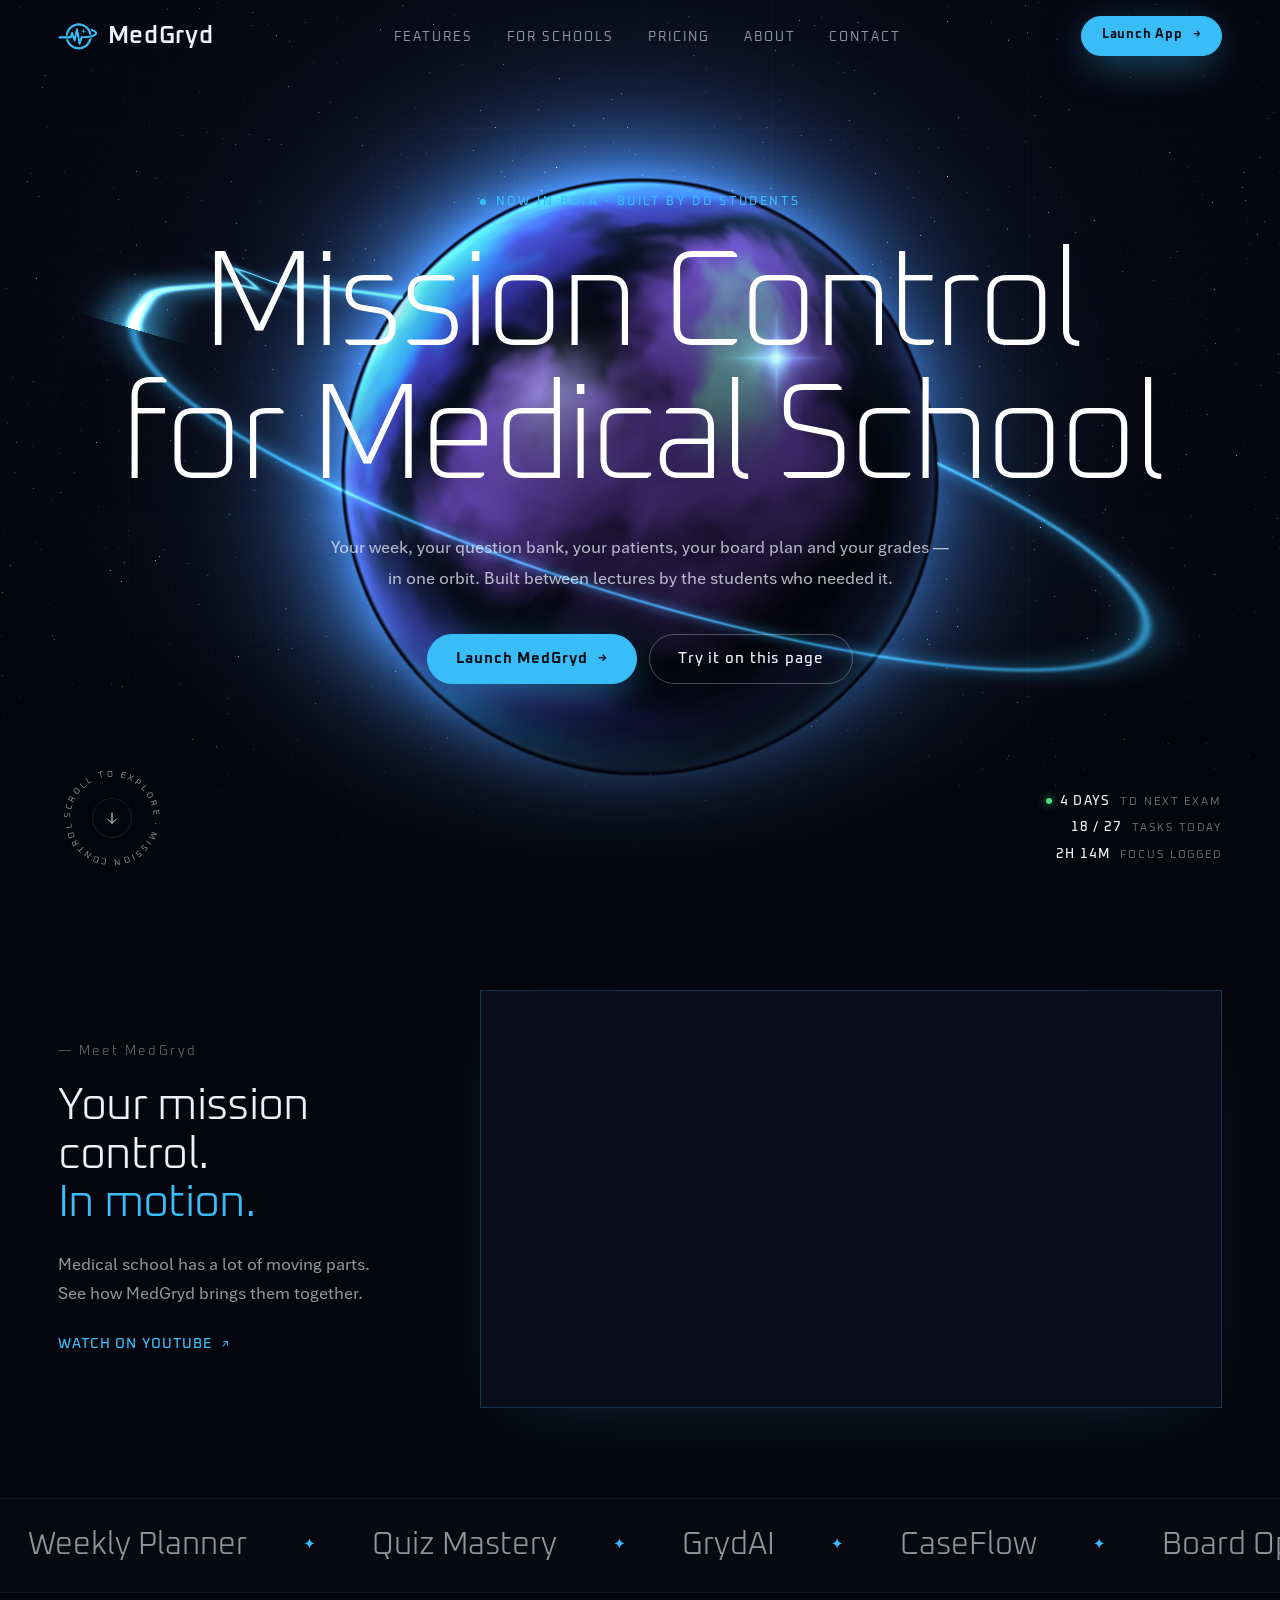
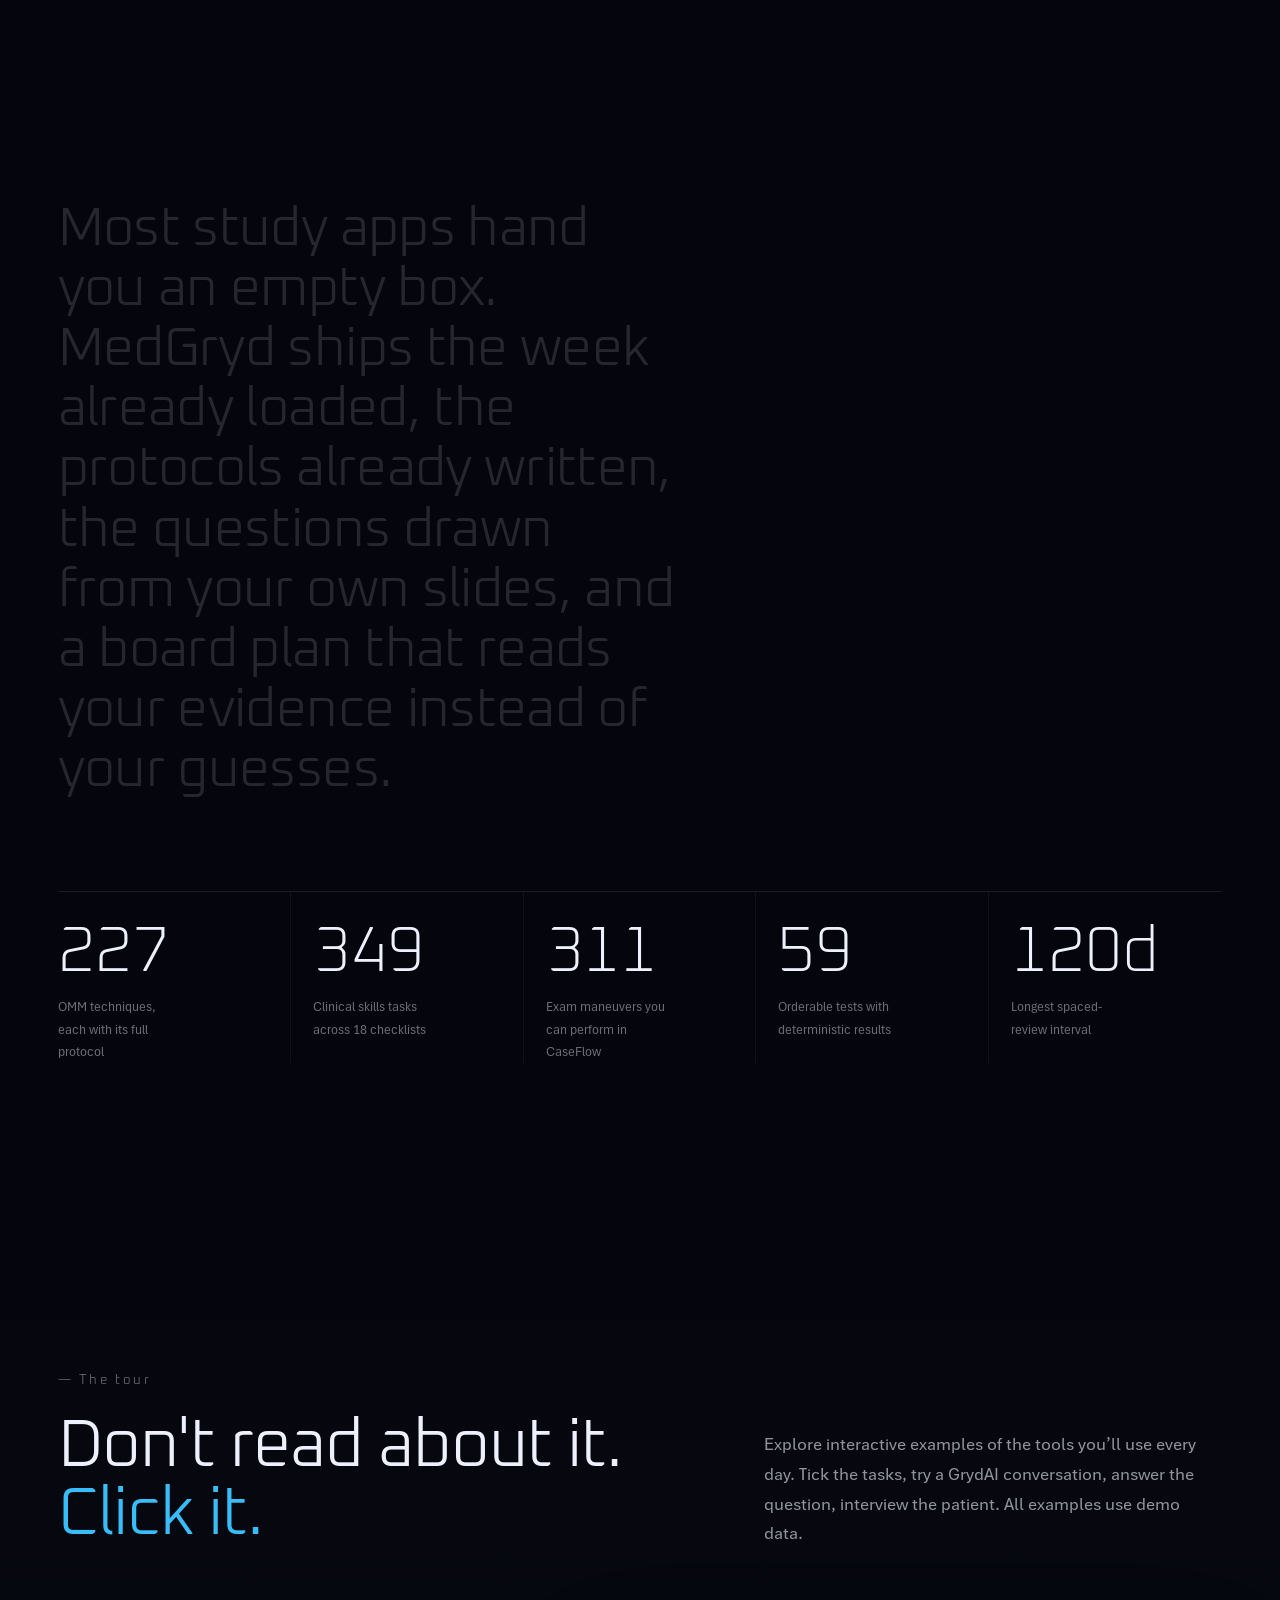
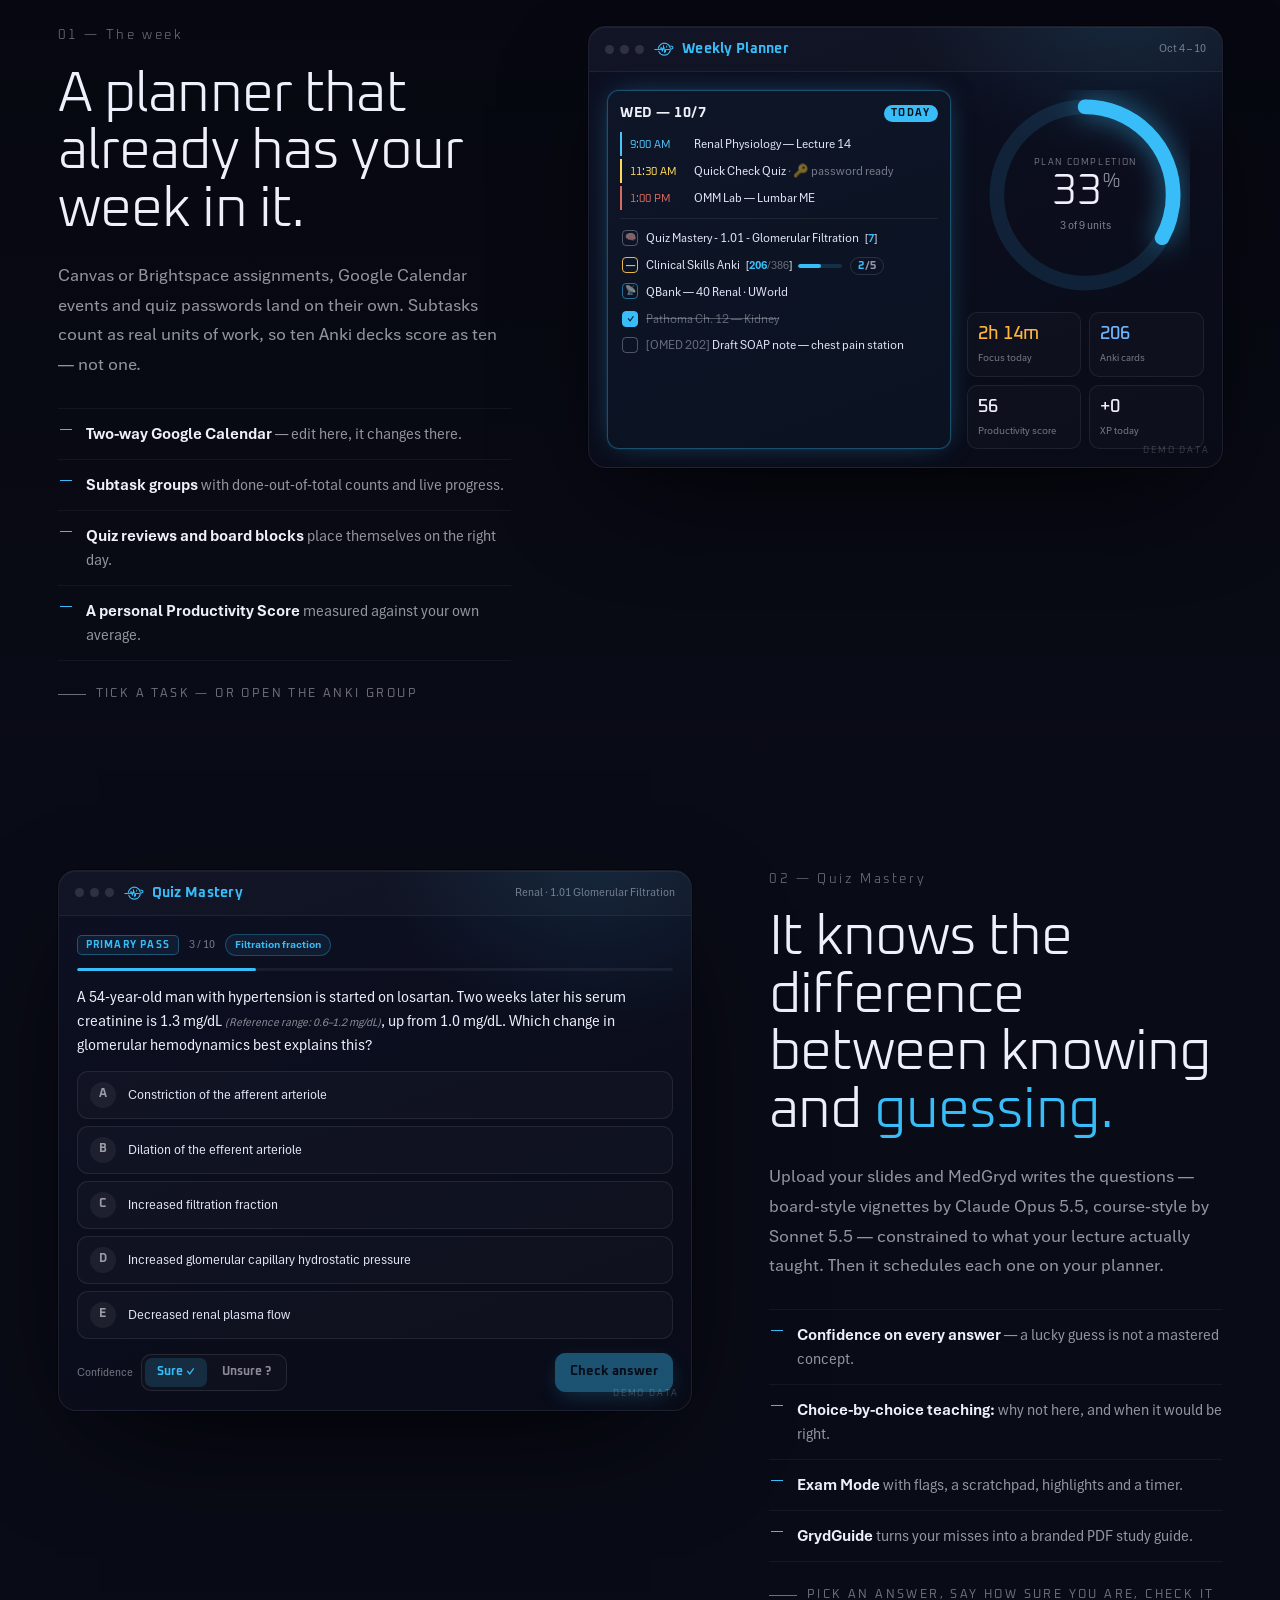
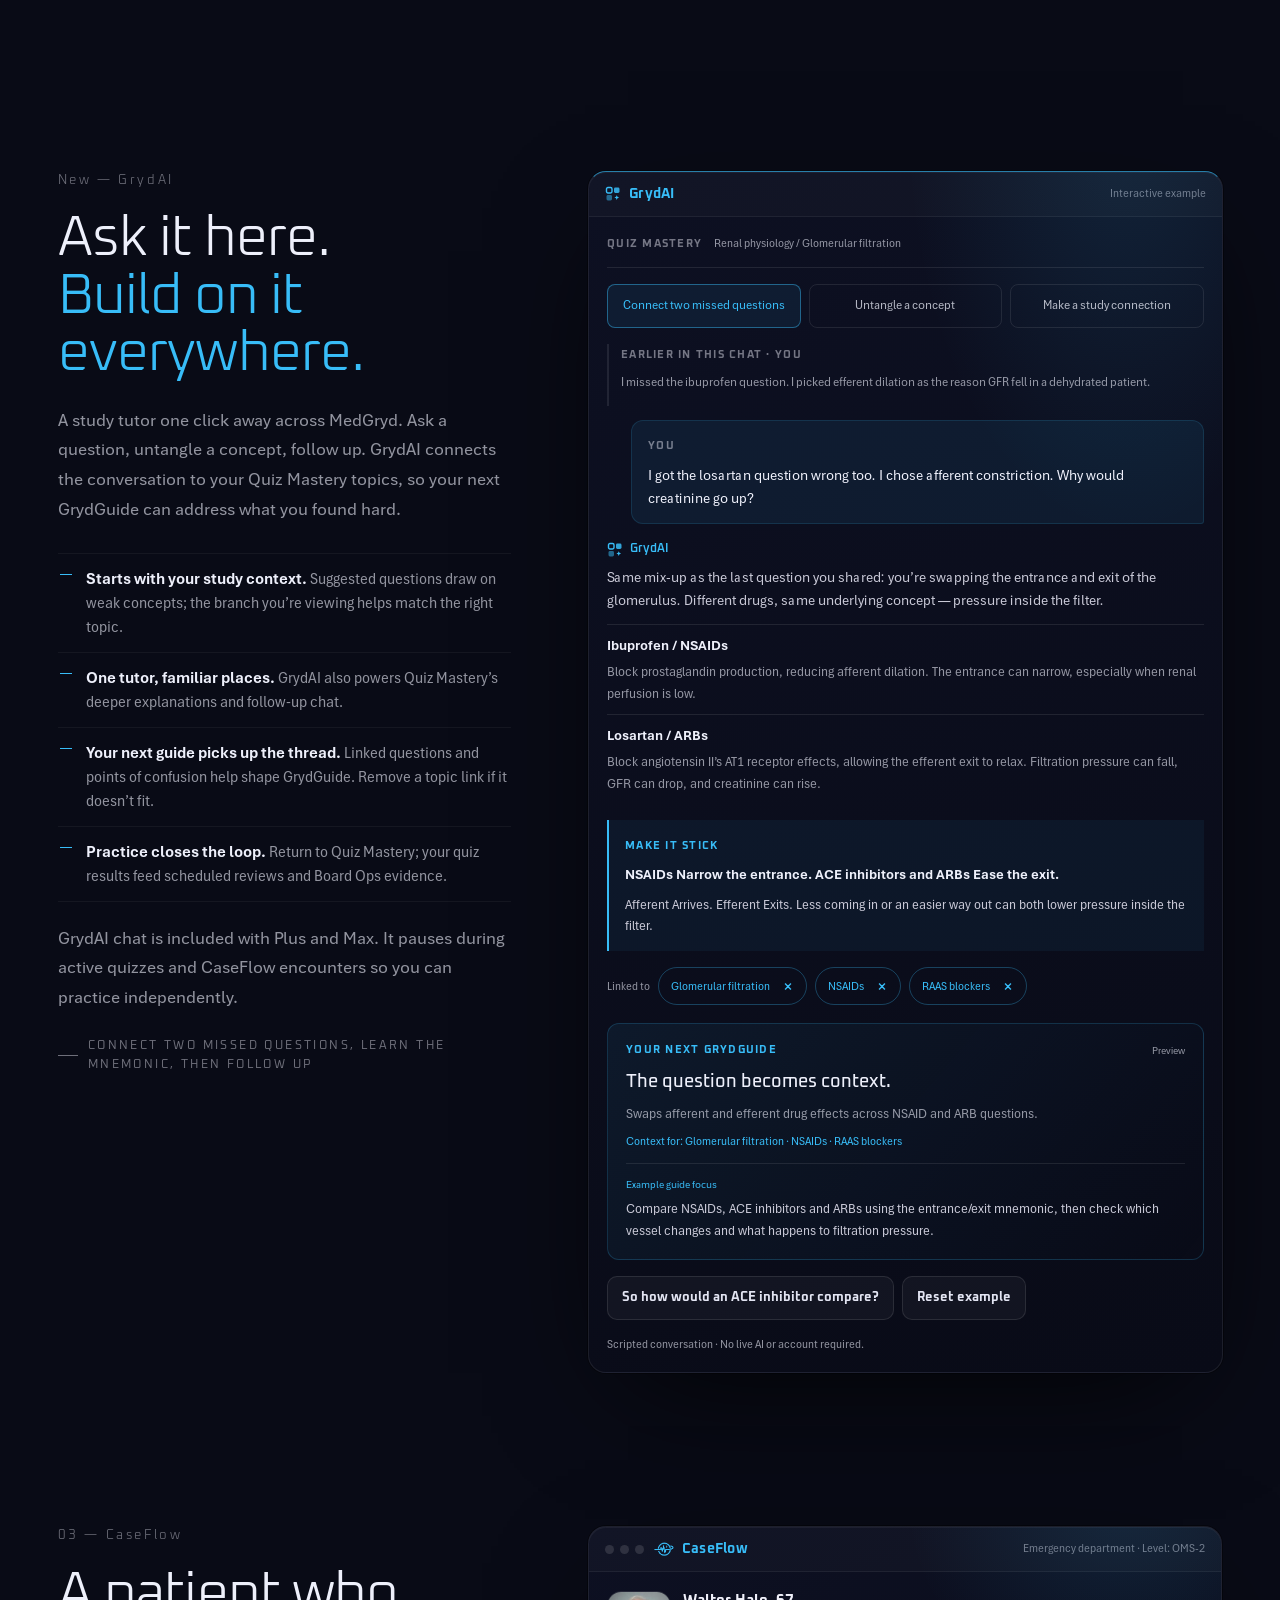
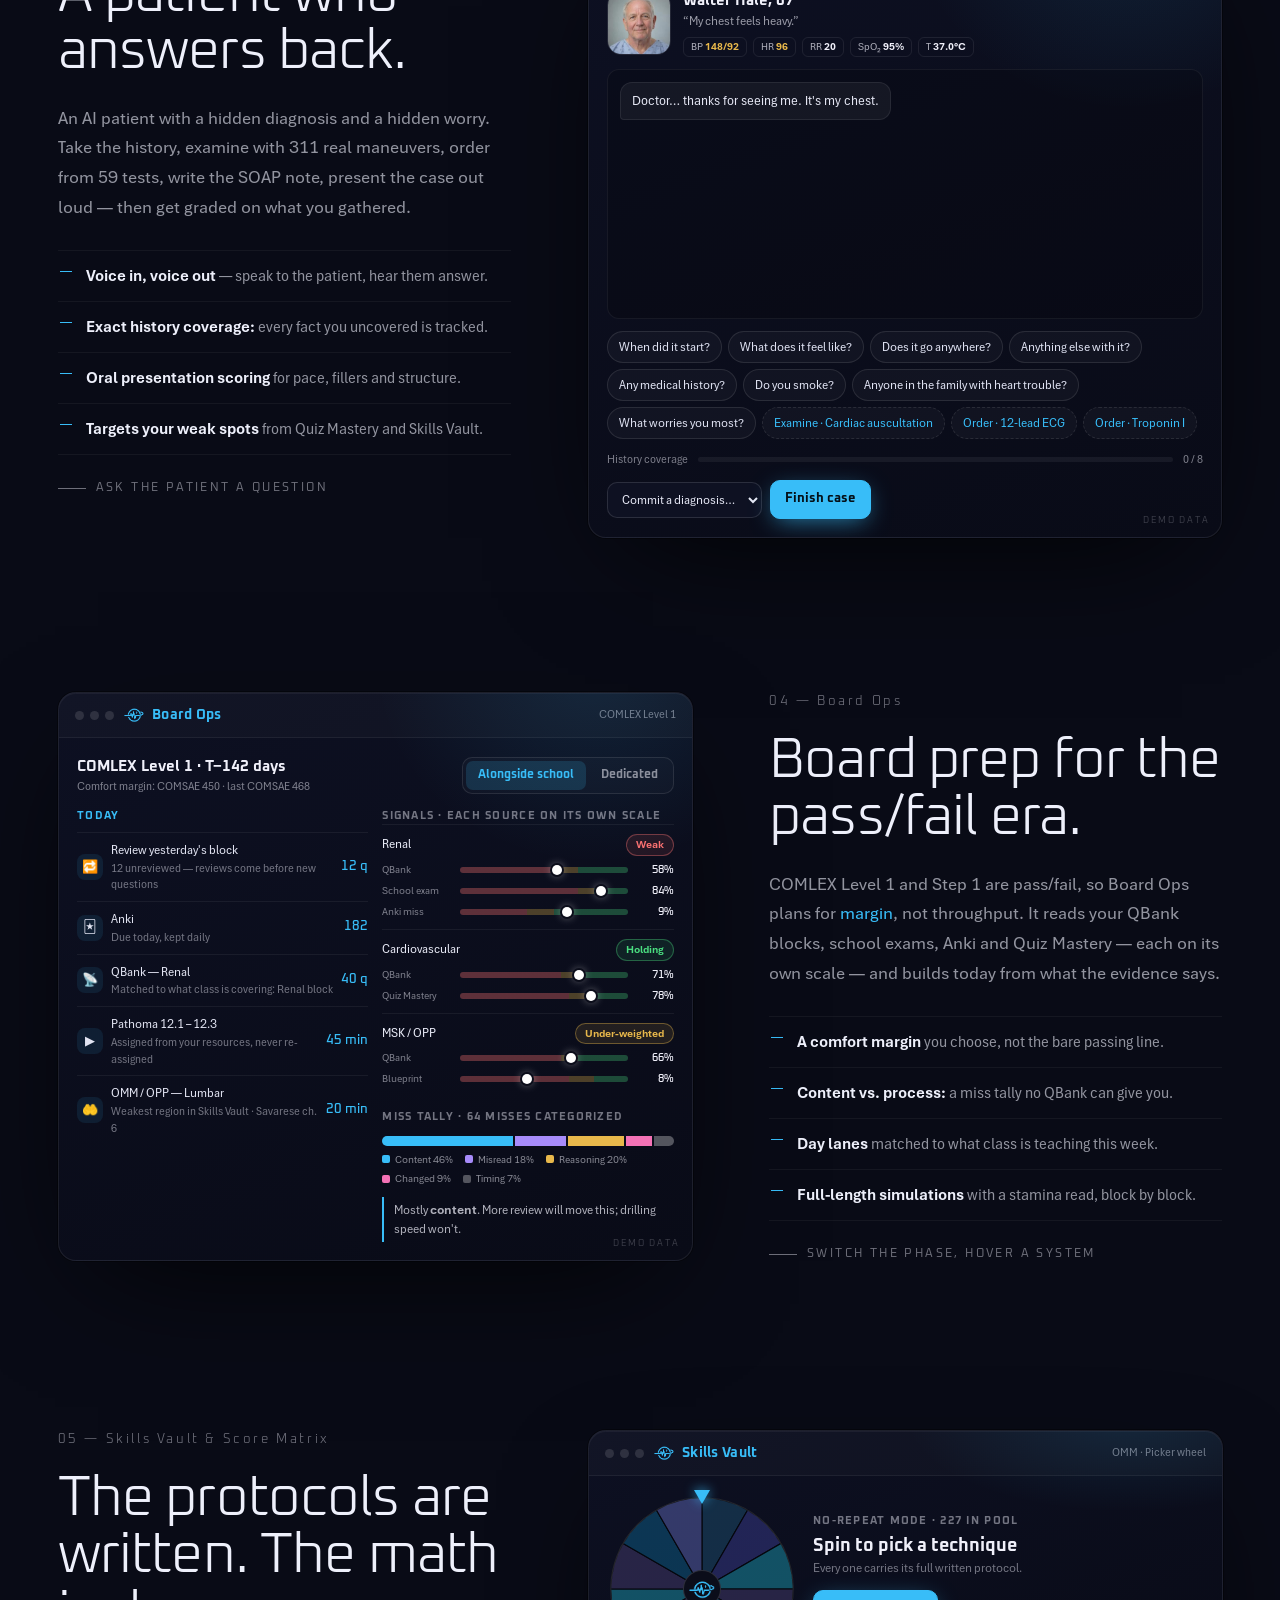
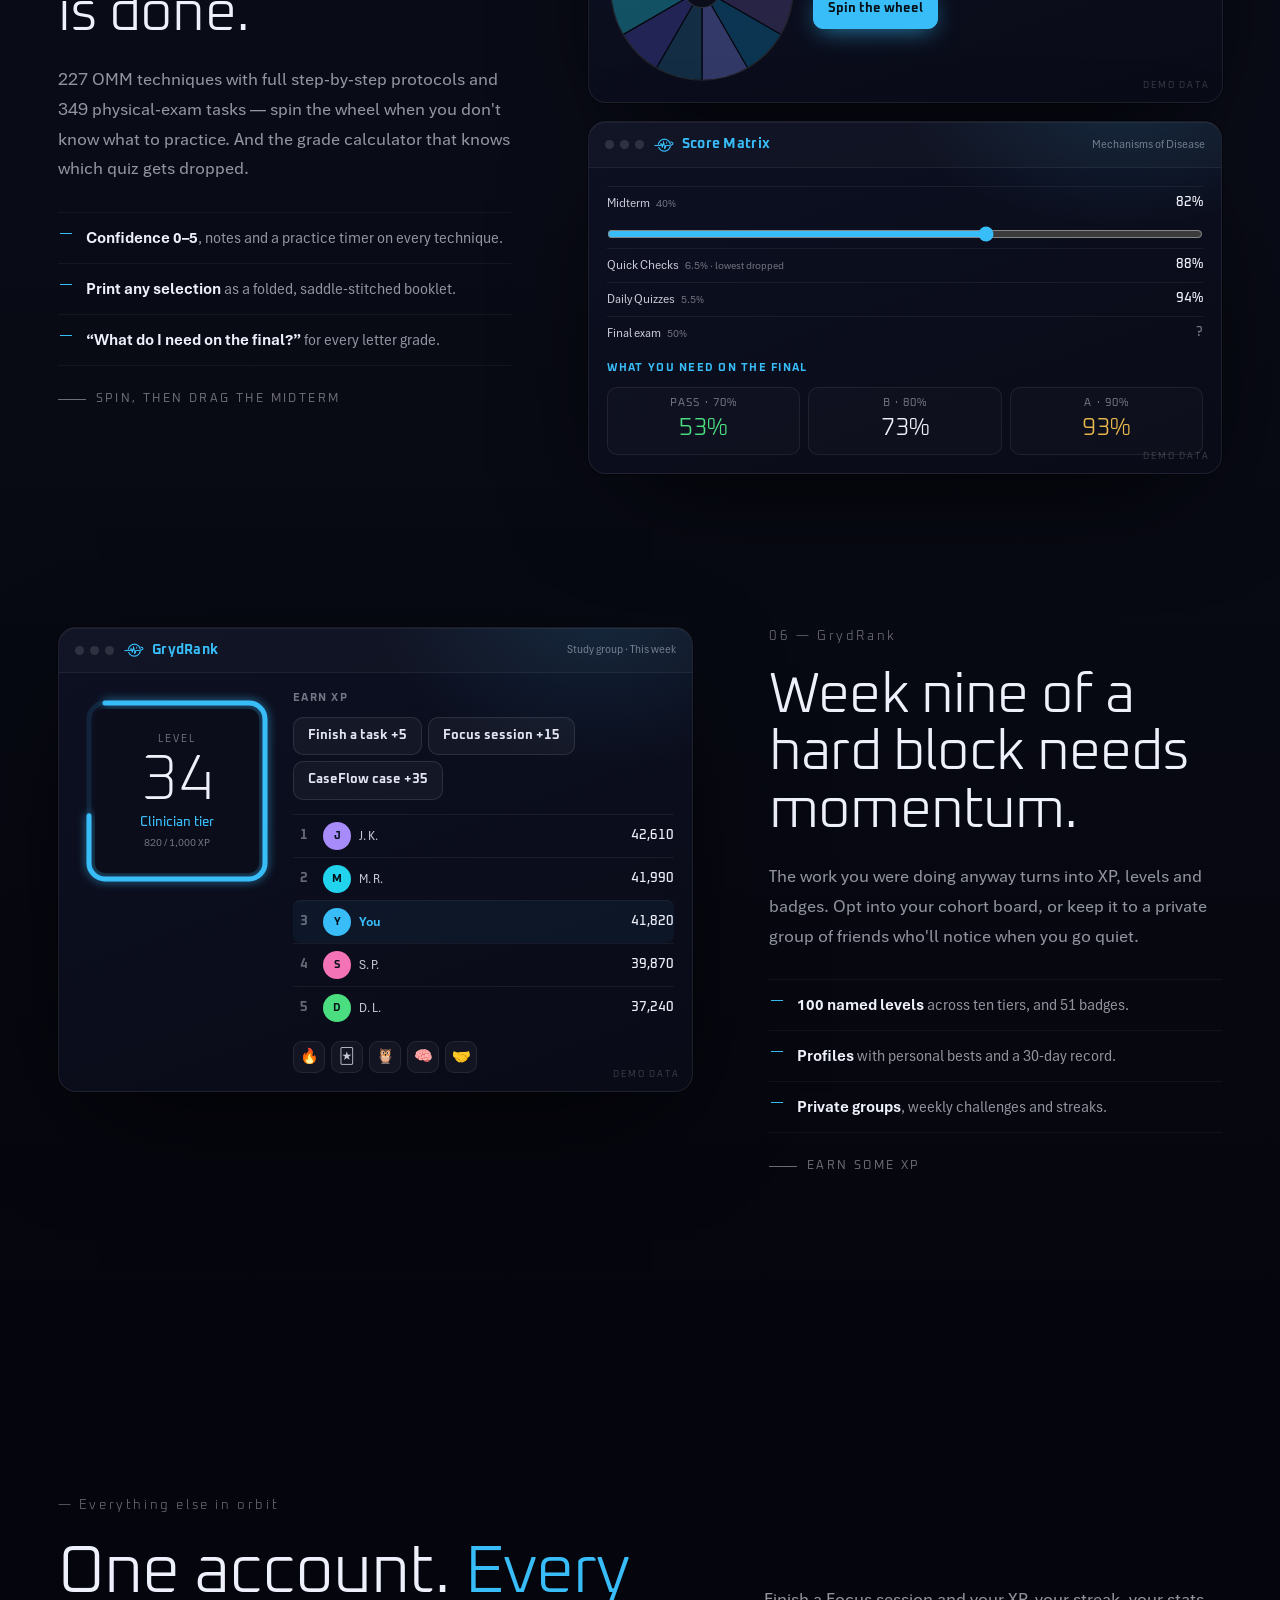
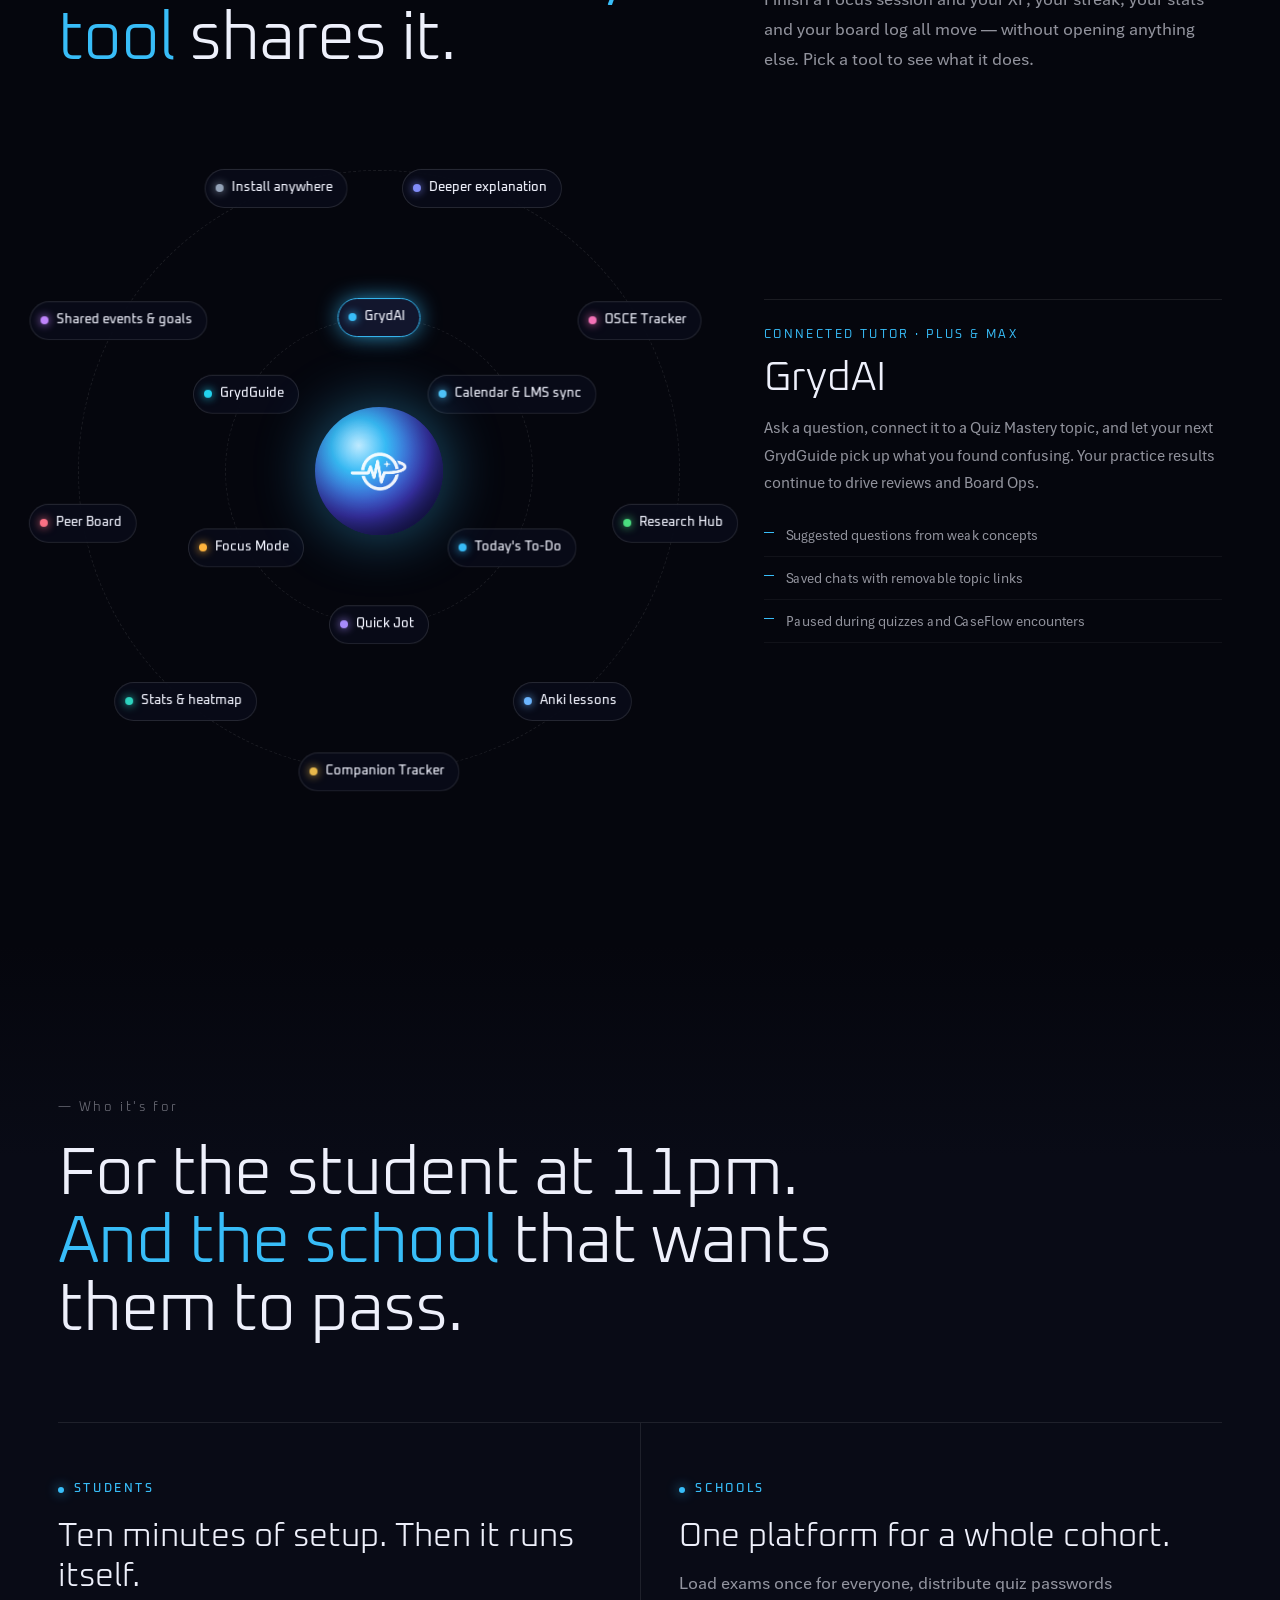
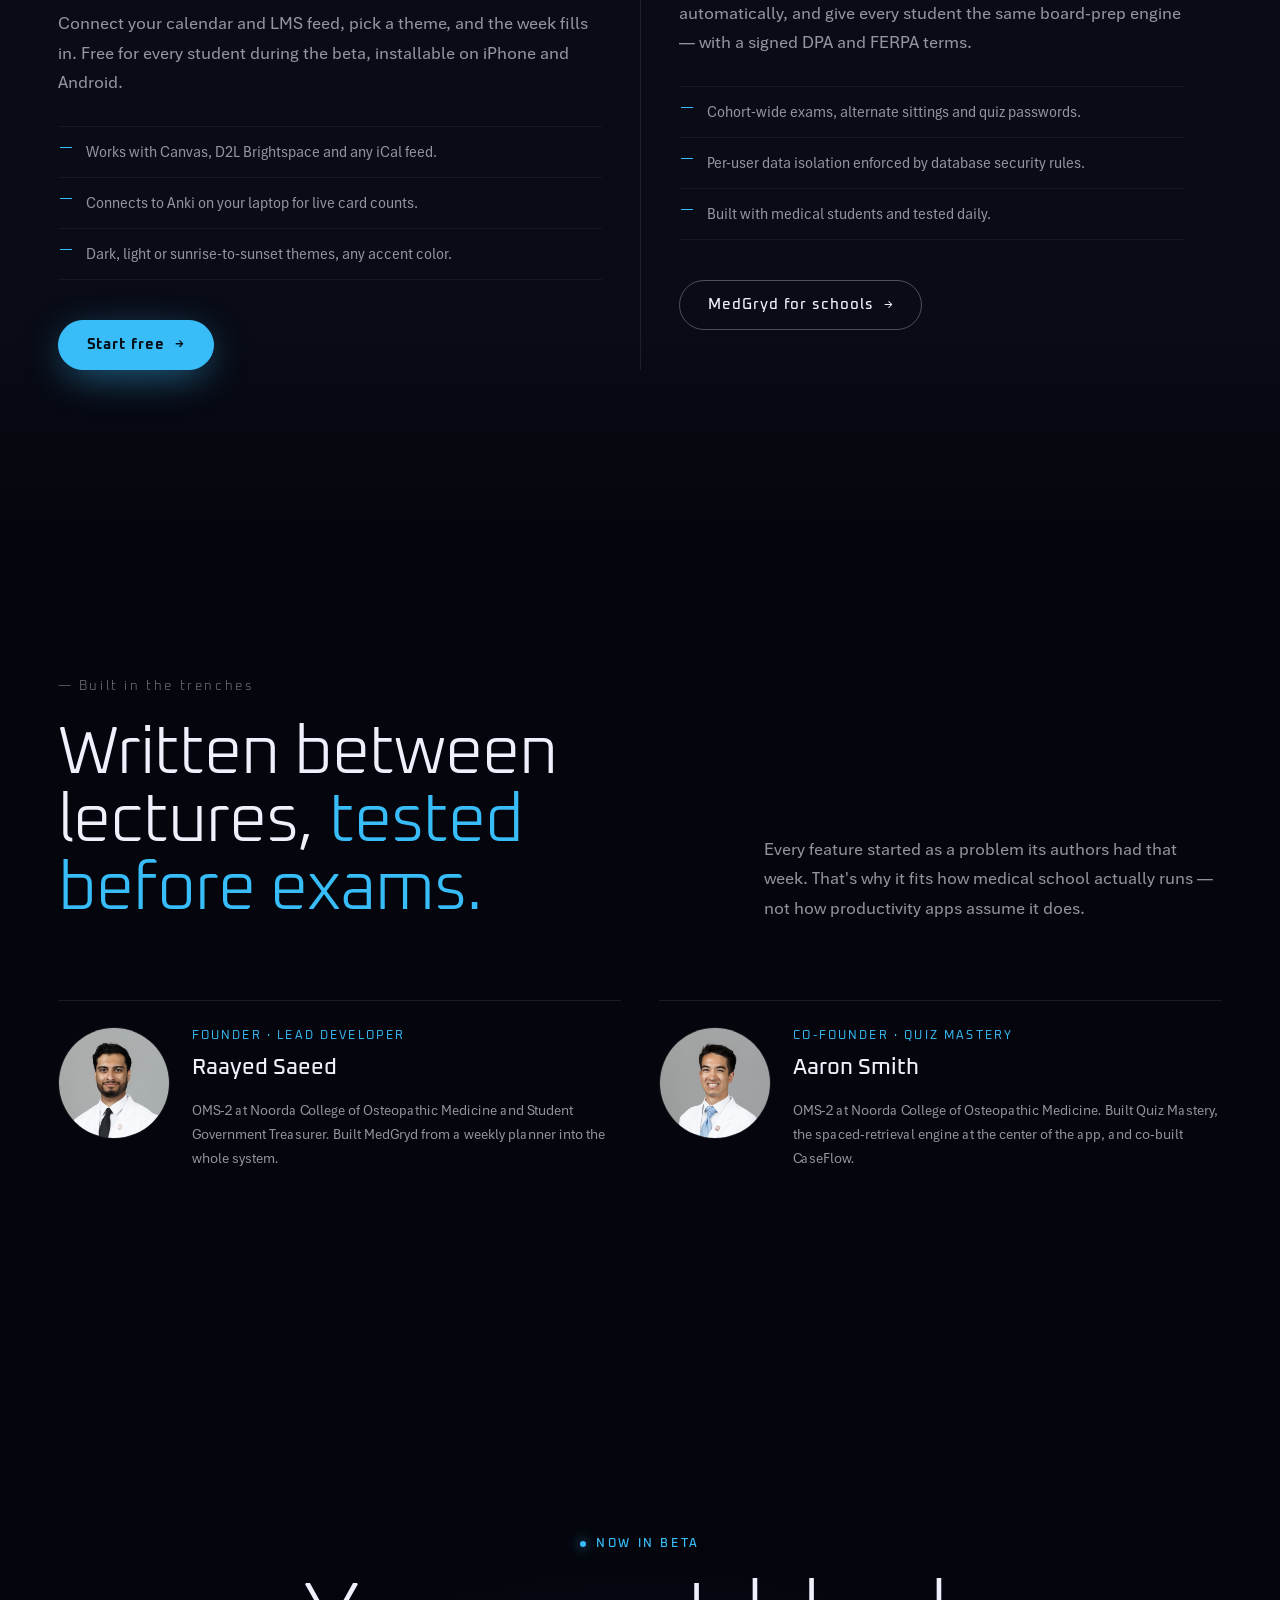
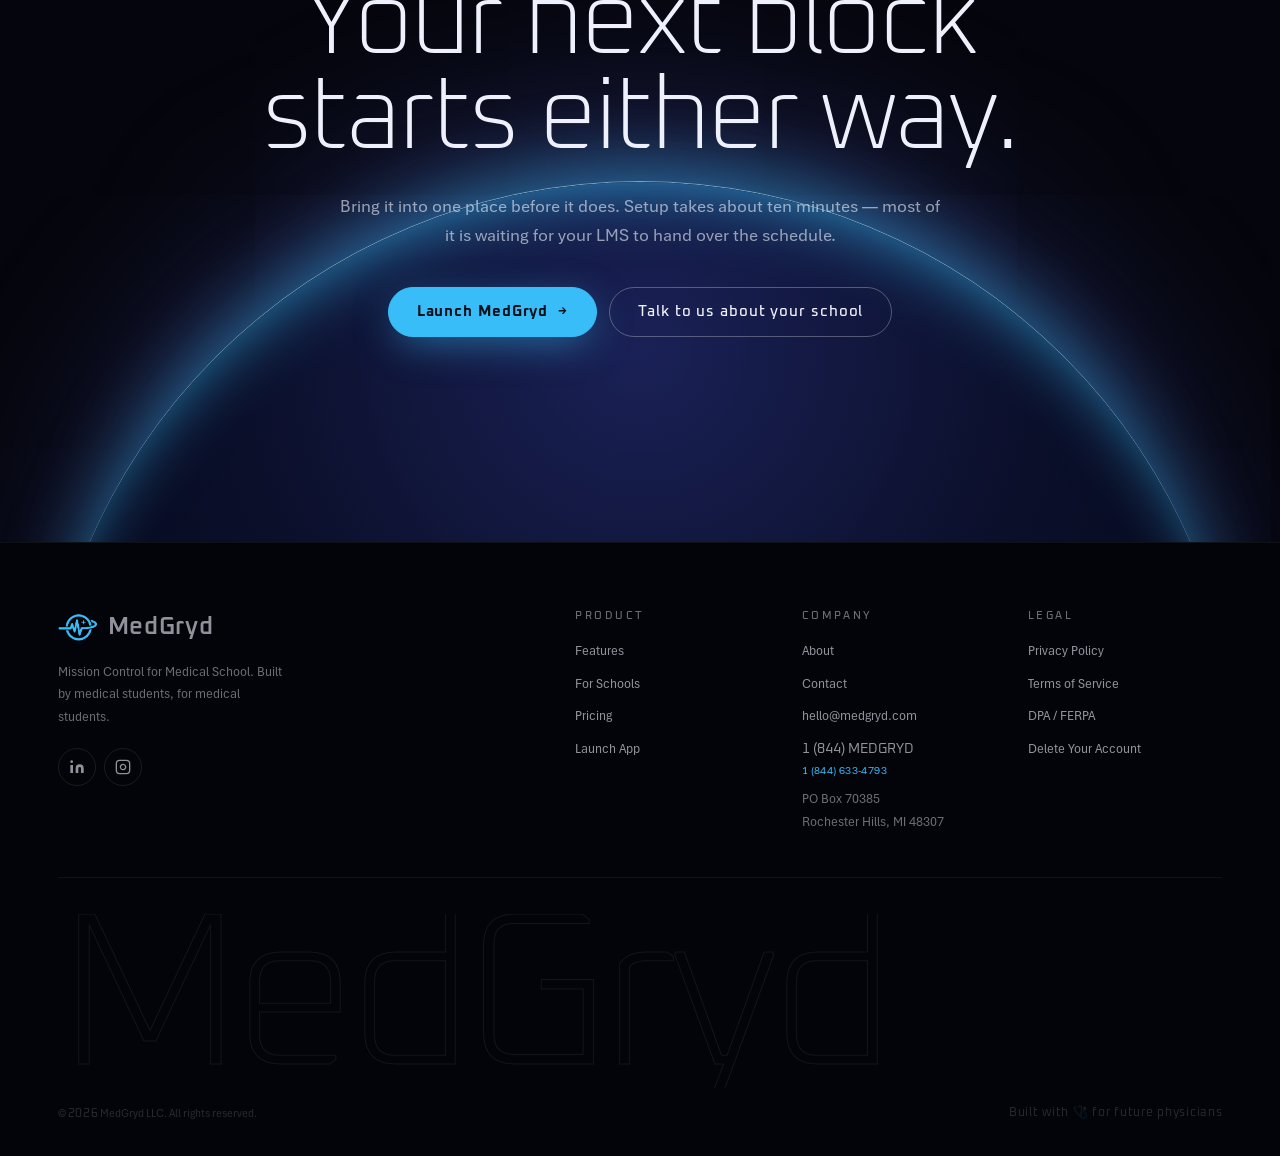
<file: index.html>
<!doctype html>
<html lang="en">
<head>
  <meta charset="utf-8" />
  <meta name="viewport" content="width=device-width, initial-scale=1" />
  <title>MedGryd — Mission Control for Medical School</title>
  <meta name="description" content="The study operating system for medical students. A planner already wired to your coursework, a spaced-retrieval engine that separates knowing from guessing, AI question sets from your own slides, GrydAI tutoring linked to your study guides, simulated patient encounters, a board-prep plan built on your own evidence, 227 OMM protocols and 349 clinical skills tasks." />
  <meta name="theme-color" content="#05060d" />
  <link rel="canonical" href="https://medgryd.com/" />
  <link rel="icon" type="image/svg+xml" href="favicon-1.svg" />
  <meta property="og:type" content="website" />
  <meta property="og:url" content="https://medgryd.com/" />
  <meta property="og:title" content="MedGryd — Mission Control for Medical School" />
  <meta property="og:description" content="Planner, question bank, patient simulator, board plan, OMM protocols and grades — one account, built by medical students." />
  <meta property="og:image" content="https://medgryd.com/uploads/og-image.png" />
  <meta property="og:site_name" content="MedGryd" />
  <meta name="twitter:card" content="summary_large_image" />
  <meta name="twitter:title" content="MedGryd — Mission Control for Medical School" />
  <meta name="twitter:description" content="Planner, question bank, patient simulator, board plan, OMM protocols and grades — one account, built by medical students." />
  <meta name="twitter:image" content="https://medgryd.com/uploads/og-image.png" />
  <script type="application/ld+json">
  {"@context":"https://schema.org","@graph":[
    {"@type":"WebSite","@id":"https://medgryd.com/#website","url":"https://medgryd.com","name":"MedGryd","description":"Mission Control for Medical School","publisher":{"@id":"https://medgryd.com/#organization"}},
    {"@type":"Organization","@id":"https://medgryd.com/#organization","name":"MedGryd","legalName":"MedGryd LLC","foundingDate":"2026-10-06","founder":[{"@type":"Person","name":"Raayed Saeed"},{"@type":"Person","name":"Aaron Smith"}],"url":"https://medgryd.com","logo":{"@type":"ImageObject","url":"https://medgryd.com/uploads/logo-blue.png"},"telephone":"+1-844-633-4793","contactPoint":{"@type":"ContactPoint","telephone":"+1-844-633-4793","email":"hello@medgryd.com","contactType":"customer service"},"sameAs":["https://www.linkedin.com/company/medgryd","https://instagram.com/medgryd"]},
    {"@type":"WebApplication","@id":"https://medgryd.com/#app","name":"MedGryd","url":"https://app.medgryd.com","applicationCategory":"EducationalApplication","operatingSystem":"Web, iOS, Android (installable PWA)","description":"The study operating system for medical students.","offers":{"@type":"Offer","price":"0","priceCurrency":"USD","description":"Free for students during the beta."},"publisher":{"@id":"https://medgryd.com/#organization"}}
  ]}
  </script>
  <link rel="preconnect" href="https://fonts.googleapis.com" />
  <link rel="preconnect" href="https://fonts.gstatic.com" crossorigin />
  <link href="https://fonts.googleapis.com/css2?family=Oxanium:wght@200;300;400;500;600;700&display=swap" rel="stylesheet" />
  <link rel="stylesheet" href="assets/site.css?v=6" />
  <link rel="stylesheet" href="assets/demos.css?v=5" />
  <script src="assets/site.js?v=3" defer></script>
  <script src="assets/planet.js?v=3" defer></script>
  <script src="assets/demos.js?v=7" defer></script>
</head>
<body>
<a class="skip" href="#main">Skip to content</a>

<!--NAV:START-->
<header class="nav" data-page="home">
  <div class="shell">
    <a class="brand" href="/" aria-label="MedGryd home"><img src="uploads/logo-blue.png" alt="" width="40" height="40" /><span>MedGryd</span></a>
    <nav aria-label="Primary">
      <ul class="nav-links">
        <li><a href="features.html">Features</a></li>
        <li><a href="schools.html">For Schools</a></li>
        <li><a href="pricing.html">Pricing</a></li>
        <li><a href="about.html">About</a></li>
        <li><a href="contact.html">Contact</a></li>
      </ul>
    </nav>
    <div class="nav-cta">
      <a class="pill solid sm" href="https://app.medgryd.com" target="_blank" rel="noopener">Launch App <span class="arr" aria-hidden="true">→</span></a>
      <button class="nav-burger" type="button" aria-label="Menu" aria-controls="nav-sheet" aria-expanded="false"><span></span><span></span></button>
    </div>
  </div>
</header>
<div class="nav-sheet" id="nav-sheet">
  <a href="features.html">Features</a>
  <a href="schools.html">For Schools</a>
  <a href="pricing.html">Pricing</a>
  <a href="about.html">About</a>
  <a href="contact.html">Contact</a>
  <a class="pill solid" href="https://app.medgryd.com" target="_blank" rel="noopener">Launch App <span class="arr" aria-hidden="true">→</span></a>
</div>
<!--NAV:END-->

<main id="main">

  <!-- ─── HERO ─────────────────────────────────────────────────────── -->
  <section class="hero" aria-label="Introduction">
    <div class="hero-fallback" aria-hidden="true"></div>
    <canvas class="hero-canvas" data-planet aria-hidden="true"></canvas>
    <div class="hero-inner">
      <div class="eyebrow fade-up d0">Now in beta · Built by DO students</div>
      <h1 class="hero-title">
        <span class="line"><span>Mission Control</span></span>
        <span class="line"><span>for Medical School</span></span>
      </h1>
      <p class="hero-sub fade-up d1">Your week, your question bank, your patients, your board plan and your grades — in one orbit. Built between lectures by the students who needed it.</p>
      <div class="hero-actions fade-up d2">
        <a class="pill solid" href="https://app.medgryd.com" target="_blank" rel="noopener">Launch MedGryd <span class="arr" aria-hidden="true">→</span></a>
        <a class="pill" href="#tour">Try it on this page</a>
      </div>
    </div>

    <a class="scroll-badge fade-up d3" href="#intro" aria-label="Scroll to the introduction video">
      <svg viewBox="0 0 120 120" aria-hidden="true">
        <defs><path id="circ" d="M60,60 m-46,0 a46,46 0 1,1 92,0 a46,46 0 1,1 -92,0" /></defs>
        <text><textPath href="#circ">Scroll to explore · Mission control · </textPath></text>
      </svg>
      <span class="core"><svg viewBox="0 0 24 24" fill="none" stroke="currentColor" stroke-width="1.5" aria-hidden="true"><path d="M12 4v16M6 14l6 6 6-6"/></svg></span>
    </a>

    <div class="telemetry fade-up d3" data-telemetry aria-hidden="true">
      <div><span class="live"></span><b>4 days</b>to next exam</div>
      <div><b>18 / 27</b>Tasks today</div>
      <div><b>2h 14m</b>Focus logged</div>
    </div>
  </section>

  <!-- ─── INTRODUCTION VIDEO ───────────────────────────────────────── -->
  <section class="intro-video" id="intro" aria-labelledby="intro-title">
    <div class="shell intro-video-layout">
      <div class="intro-video-copy">
        <span class="idx">— Meet MedGryd</span>
        <h2 class="h2" id="intro-title">Your mission control.<br /><em>In motion.</em></h2>
        <p class="lede">Medical school has a lot of moving parts. See how MedGryd brings them together.</p>
        <a class="link" href="https://youtu.be/sTDwv3WxnwQ" target="_blank" rel="noopener">Watch on YouTube <span class="arr" aria-hidden="true">↗</span></a>
      </div>
      <div class="intro-video-frame">
        <iframe
          width="560"
          height="315"
          src="https://www.youtube-nocookie.com/embed/sTDwv3WxnwQ"
          title="Introducing MedGryd — Mission Control for Medical School"
          loading="lazy"
          allow="accelerometer; autoplay; clipboard-write; encrypted-media; gyroscope; picture-in-picture; web-share"
          referrerpolicy="strict-origin-when-cross-origin"
          allowfullscreen
        ></iframe>
      </div>
    </div>
  </section>

  <div class="marquee" aria-label="Tools in MedGryd">
    <div class="marquee-track">
      <span>Weekly Planner</span><span>Quiz Mastery</span><span>GrydAI</span><span>CaseFlow</span><span>Board Ops</span><span>GrydGuide</span><span>Skills Vault</span><span>OSCE Tracker</span><span>Score Matrix</span><span>GrydRank</span><span>Research Hub</span><span>Focus Mode</span><span>Companion Tracker</span><span>Quick Jot</span><span>Peer Board</span><span>Stats</span>
    </div>
  </div>

  <!-- ─── MANIFESTO ────────────────────────────────────────────────── -->
  <section class="section">
    <div class="shell">
      <span class="idx reveal">— What it is</span>
      <p class="manifesto" data-manifesto style="margin-top:26px">Most study apps hand you an empty box. MedGryd ships the week already <em>loaded,</em> the protocols already <em>written,</em> the questions drawn from <em>your own slides,</em> and a board plan that reads your <em>evidence</em> instead of your guesses.</p>

      <div class="stats reveal">
        <div class="stat"><b data-count="227">227</b><span>OMM techniques, each with its full protocol</span></div>
        <div class="stat"><b data-count="349">349</b><span>Clinical skills tasks across 18 checklists</span></div>
        <div class="stat"><b data-count="311">311</b><span>Exam maneuvers you can perform in CaseFlow</span></div>
        <div class="stat"><b data-count="59">59</b><span>Orderable tests with deterministic results</span></div>
        <div class="stat"><b data-count="120" data-suffix="d">120d</b><span>Longest spaced-review interval</span></div>
      </div>
    </div>
  </section>

  <!-- ─── TOUR ─────────────────────────────────────────────────────── -->
  <section class="section band" id="tour">
    <div class="shell">
      <div class="sec-head reveal">
        <div>
          <span class="idx">— The tour</span>
          <h2 class="h2">Don't read about it. <em>Click it.</em></h2>
        </div>
        <p class="lede">Explore interactive examples of the tools you’ll use every day. Tick the tasks, try a GrydAI conversation, answer the question, interview the patient. All examples use demo data.</p>
      </div>

      <!-- 01 Planner -->
      <article class="feature" aria-labelledby="f-plan">
        <div class="feature-copy reveal">
          <span class="idx">01 — The week</span>
          <h3 class="h2" id="f-plan">A planner that already has your week in it.</h3>
          <p class="lede">Canvas or Brightspace assignments, Google Calendar events and quiz passwords land on their own. Subtasks count as real units of work, so ten Anki decks score as ten — not one.</p>
          <ul class="ticks">
            <li><b>Two-way Google Calendar</b> — edit here, it changes there.</li>
            <li><b>Subtask groups</b> with done-out-of-total counts and live progress.</li>
            <li><b>Quiz reviews and board blocks</b> place themselves on the right day.</li>
            <li><b>A personal Productivity Score</b> measured against your own average.</li>
          </ul>
          <p class="try">Tick a task — or open the Anki group</p>
        </div>
        <div class="reveal" data-delay="120"><div data-demo="planner"></div></div>
      </article>

      <!-- 02 Quiz Mastery -->
      <article class="feature flip" aria-labelledby="f-qm">
        <div class="feature-copy reveal">
          <span class="idx">02 — Quiz Mastery</span>
          <h3 class="h2" id="f-qm">It knows the difference between knowing and <em>guessing.</em></h3>
          <p class="lede">Upload your slides and MedGryd writes the questions — board-style vignettes by Claude Opus 5.5, course-style by Sonnet 5.5 — constrained to what your lecture actually taught. Then it schedules each one on your planner.</p>
          <ul class="ticks">
            <li><b>Confidence on every answer</b> — a lucky guess is not a mastered concept.</li>
            <li><b>Choice-by-choice teaching:</b> why not here, and when it would be right.</li>
            <li><b>Exam Mode</b> with flags, a scratchpad, highlights and a timer.</li>
            <li><b>GrydGuide</b> turns your misses into a branded PDF study guide.</li>
          </ul>
          <p class="try">Pick an answer, say how sure you are, check it</p>
        </div>
        <div class="reveal" data-delay="120"><div data-demo="quiz"></div></div>
      </article>

      <!-- GrydAI: from a question to a more personal study guide -->
      <article class="feature" id="grydai" aria-labelledby="f-ai">
        <div class="feature-copy reveal">
          <span class="idx">New — GrydAI</span>
          <h3 class="h2" id="f-ai">Ask it here.<br /><em>Build on it everywhere.</em></h3>
          <p class="lede">A study tutor one click away across MedGryd. Ask a question, untangle a concept, follow up. GrydAI connects the conversation to your Quiz Mastery topics, so your next GrydGuide can address what you found hard.</p>
          <ul class="ticks">
            <li><b>Starts with your study context.</b> Suggested questions draw on weak concepts; the branch you’re viewing helps match the right topic.</li>
            <li><b>One tutor, familiar places.</b> GrydAI also powers Quiz Mastery’s deeper explanations and follow-up chat.</li>
            <li><b>Your next guide picks up the thread.</b> Linked questions and points of confusion help shape GrydGuide. Remove a topic link if it doesn’t fit.</li>
            <li><b>Practice closes the loop.</b> Return to Quiz Mastery; your quiz results feed scheduled reviews and Board Ops evidence.</li>
          </ul>
          <p class="lede" style="margin-top:22px">GrydAI chat is included with Plus and Max. It pauses during active quizzes and CaseFlow encounters so you can practice independently.</p>
          <p class="try">Connect two missed questions, learn the mnemonic, then follow up</p>
        </div>
        <div class="reveal" data-delay="120">
          <div data-demo="grydai"></div>
          <noscript><p class="lede">GrydAI links study conversations to Quiz Mastery topics and helps your next GrydGuide address your questions. Enable JavaScript to try the interactive example.</p></noscript>
        </div>
      </article>

      <!-- 03 CaseFlow -->
      <article class="feature" aria-labelledby="f-cf">
        <div class="feature-copy reveal">
          <span class="idx">03 — CaseFlow</span>
          <h3 class="h2" id="f-cf">A patient who answers back.</h3>
          <p class="lede">An AI patient with a hidden diagnosis and a hidden worry. Take the history, examine with 311 real maneuvers, order from 59 tests, write the SOAP note, present the case out loud — then get graded on what you gathered.</p>
          <ul class="ticks">
            <li><b>Voice in, voice out</b> — speak to the patient, hear them answer.</li>
            <li><b>Exact history coverage:</b> every fact you uncovered is tracked.</li>
            <li><b>Oral presentation scoring</b> for pace, fillers and structure.</li>
            <li><b>Targets your weak spots</b> from Quiz Mastery and Skills Vault.</li>
          </ul>
          <p class="try">Ask the patient a question</p>
        </div>
        <div class="reveal" data-delay="120"><div data-demo="caseflow"></div></div>
      </article>

      <!-- 04 Board Ops -->
      <article class="feature flip" aria-labelledby="f-bo">
        <div class="feature-copy reveal">
          <span class="idx">04 — Board Ops</span>
          <h3 class="h2" id="f-bo">Board prep for the pass/fail era.</h3>
          <p class="lede">COMLEX Level 1 and Step 1 are pass/fail, so Board Ops plans for <em>margin</em>, not throughput. It reads your QBank blocks, school exams, Anki and Quiz Mastery — each on its own scale — and builds today from what the evidence says.</p>
          <ul class="ticks">
            <li><b>A comfort margin</b> you choose, not the bare passing line.</li>
            <li><b>Content vs. process:</b> a miss tally no QBank can give you.</li>
            <li><b>Day lanes</b> matched to what class is teaching this week.</li>
            <li><b>Full-length simulations</b> with a stamina read, block by block.</li>
          </ul>
          <p class="try">Switch the phase, hover a system</p>
        </div>
        <div class="reveal" data-delay="120"><div data-demo="boards"></div></div>
      </article>

      <!-- 05 Skills + Grades -->
      <article class="feature" aria-labelledby="f-sv">
        <div class="feature-copy reveal">
          <span class="idx">05 — Skills Vault & Score Matrix</span>
          <h3 class="h2" id="f-sv">The protocols are written. The math is done.</h3>
          <p class="lede">227 OMM techniques with full step-by-step protocols and 349 physical-exam tasks — spin the wheel when you don't know what to practice. And the grade calculator that knows which quiz gets dropped.</p>
          <ul class="ticks">
            <li><b>Confidence 0–5</b>, notes and a practice timer on every technique.</li>
            <li><b>Print any selection</b> as a folded, saddle-stitched booklet.</li>
            <li><b>“What do I need on the final?”</b> for every letter grade.</li>
          </ul>
          <p class="try">Spin, then drag the midterm</p>
        </div>
        <div class="reveal" data-delay="120"><div class="demo-pair"><div data-demo="wheel"></div><div data-demo="grades"></div></div></div>
      </article>

      <!-- 06 GrydRank -->
      <article class="feature flip" aria-labelledby="f-gr">
        <div class="feature-copy reveal">
          <span class="idx">06 — GrydRank</span>
          <h3 class="h2" id="f-gr">Week nine of a hard block needs momentum.</h3>
          <p class="lede">The work you were doing anyway turns into XP, levels and badges. Opt into your cohort board, or keep it to a private group of friends who'll notice when you go quiet.</p>
          <ul class="ticks">
            <li><b>100 named levels</b> across ten tiers, and 51 badges.</li>
            <li><b>Profiles</b> with personal bests and a 30-day record.</li>
            <li><b>Private groups</b>, weekly challenges and streaks.</li>
          </ul>
          <p class="try">Earn some XP</p>
        </div>
        <div class="reveal" data-delay="120"><div data-demo="rank"></div></div>
      </article>
    </div>
  </section>

  <!-- ─── EVERYTHING ELSE: ORBIT ──────────────────────────────────── -->
  <section class="section" id="orbit">
    <div class="shell">
      <div class="sec-head reveal">
        <div>
          <span class="idx">— Everything else in orbit</span>
          <h2 class="h2">One account. <em>Every tool</em> shares it.</h2>
        </div>
        <p class="lede">Finish a Focus session and your XP, your streak, your stats and your board log all move — without opening anything else. Pick a tool to see what it does.</p>
      </div>
      <div class="orbit-wrap reveal" data-demo="orbit"></div>
    </div>
  </section>

  <!-- ─── AUDIENCES ────────────────────────────────────────────────── -->
  <section class="section band" id="who">
    <div class="shell">
      <div class="sec-head reveal">
        <div>
          <span class="idx">— Who it's for</span>
          <h2 class="h2">For the student at 11pm. <em>And the school</em> that wants them to pass.</h2>
        </div>
      </div>
      <div class="split reveal">
        <div>
          <div class="eyebrow">Students</div>
          <h3 class="h3" style="margin:16px 0 12px;font-size:clamp(24px,2.6vw,34px);font-weight:300">Ten minutes of setup. Then it runs itself.</h3>
          <p class="lede">Connect your calendar and LMS feed, pick a theme, and the week fills in. Free for every student during the beta, installable on iPhone and Android.</p>
          <ul class="ticks">
            <li>Works with Canvas, D2L Brightspace and any iCal feed.</li>
            <li>Connects to Anki on your laptop for live card counts.</li>
            <li>Dark, light or sunrise-to-sunset themes, any accent color.</li>
          </ul>
          <div class="hero-actions" style="justify-content:flex-start"><a class="pill solid" href="https://app.medgryd.com" target="_blank" rel="noopener">Start free <span class="arr" aria-hidden="true">→</span></a></div>
        </div>
        <div>
          <div class="eyebrow">Schools</div>
          <h3 class="h3" style="margin:16px 0 12px;font-size:clamp(24px,2.6vw,34px);font-weight:300">One platform for a whole cohort.</h3>
          <p class="lede">Load exams once for everyone, distribute quiz passwords automatically, and give every student the same board-prep engine — with a signed DPA and FERPA terms.</p>
          <ul class="ticks">
            <li>Cohort-wide exams, alternate sittings and quiz passwords.</li>
            <li>Per-user data isolation enforced by database security rules.</li>
            <li>Built with medical students and tested daily.</li>
          </ul>
          <div class="hero-actions" style="justify-content:flex-start"><a class="pill" href="schools.html">MedGryd for schools <span class="arr" aria-hidden="true">→</span></a></div>
        </div>
      </div>
    </div>
  </section>

  <!-- ─── FOUNDERS ─────────────────────────────────────────────────── -->
  <section class="section">
    <div class="shell">
      <div class="sec-head reveal">
        <div>
          <span class="idx">— Built in the trenches</span>
          <h2 class="h2">Written between lectures, <em>tested before exams.</em></h2>
        </div>
        <p class="lede">Every feature started as a problem its authors had that week. That's why it fits how medical school actually runs — not how productivity apps assume it does.</p>
      </div>
      <div class="people reveal">
        <div class="person">
          <img src="uploads/raayed-crop.png" alt="Raayed Saeed" width="112" height="112" loading="lazy" />
          <div>
            <div class="role">Founder · Lead developer</div>
            <h3>Raayed Saeed</h3>
            <p>OMS-2 at Noorda College of Osteopathic Medicine and Student Government Treasurer. Built MedGryd from a weekly planner into the whole system.</p>
          </div>
        </div>
        <div class="person">
          <img src="uploads/aaron-crop.png" alt="Aaron Smith" width="112" height="112" loading="lazy" />
          <div>
            <div class="role">Co-founder · Quiz Mastery</div>
            <h3>Aaron Smith</h3>
            <p>OMS-2 at Noorda College of Osteopathic Medicine. Built Quiz Mastery, the spaced-retrieval engine at the center of the app, and co-built CaseFlow.</p>
          </div>
        </div>
      </div>
    </div>
  </section>

  <!-- ─── CLOSER ───────────────────────────────────────────────────── -->
  <section class="closer">
    <div class="glow" aria-hidden="true"></div>
    <div class="shell">
      <span class="eyebrow reveal">Now in beta</span>
      <h2 class="display reveal" style="margin-top:22px">Your next block<br />starts either way.</h2>
      <p class="lede reveal">Bring it into one place before it does. Setup takes about ten minutes — most of it is waiting for your LMS to hand over the schedule.</p>
      <div class="hero-actions reveal">
        <a class="pill solid" href="https://app.medgryd.com" target="_blank" rel="noopener">Launch MedGryd <span class="arr" aria-hidden="true">→</span></a>
        <a class="pill" href="contact.html">Talk to us about your school</a>
      </div>
    </div>
  </section>
</main>

<!--FOOTER:START-->
<footer class="footer">
  <div class="shell">
    <div class="footer-top">
      <div>
        <a class="brand" href="/" aria-label="MedGryd home"><img src="uploads/logo-blue.png" alt="" width="40" height="40" /><span>MedGryd</span></a>
        <p class="tagline">Mission Control for Medical School. Built by medical students, for medical students.</p>
        <div class="socials">
          <a href="https://www.linkedin.com/company/medgryd" target="_blank" rel="noopener" aria-label="MedGryd on LinkedIn"><svg width="16" height="16" viewBox="0 0 24 24" fill="currentColor" aria-hidden="true"><path d="M16 8a6 6 0 0 1 6 6v7h-4v-7a2 2 0 0 0-4 0v7h-4v-7a6 6 0 0 1 6-6zM2 9h4v12H2z"/><circle cx="4" cy="4" r="2"/></svg></a>
          <a href="https://instagram.com/medgryd" target="_blank" rel="noopener" aria-label="MedGryd on Instagram"><svg width="16" height="16" viewBox="0 0 24 24" fill="none" stroke="currentColor" stroke-width="2" aria-hidden="true"><rect x="2" y="2" width="20" height="20" rx="5"/><path d="M16 11.37A4 4 0 1 1 12.63 8 4 4 0 0 1 16 11.37z"/><path d="M17.5 6.5h.01"/></svg></a>
        </div>
      </div>
      <div>
        <h4>Product</h4>
        <ul><li><a href="features.html">Features</a></li><li><a href="schools.html">For Schools</a></li><li><a href="pricing.html">Pricing</a></li><li><a href="https://app.medgryd.com" target="_blank" rel="noopener">Launch App</a></li></ul>
      </div>
      <div>
        <h4>Company</h4>
        <ul><li><a href="about.html">About</a></li><li><a href="contact.html">Contact</a></li><li><a href="mailto:hello@medgryd.com">hello@medgryd.com</a></li><li><a class="phone-link" href="tel:+18446334793" aria-label="Call MedGryd at 1 844 633 4793"><span class="phone-name">1 (844) MEDGRYD</span><small>1 (844) 633-4793</small></a></li></ul>
        <address>PO Box 70385<br />Rochester Hills, MI 48307</address>
      </div>
      <div>
        <h4>Legal</h4>
        <ul><li><a href="privacy.html">Privacy Policy</a></li><li><a href="terms.html">Terms of Service</a></li><li><a href="dpa.html">DPA / FERPA</a></li><li><a href="delete-account.html">Delete Your Account</a></li></ul>
      </div>
    </div>
    <div class="footer-word" aria-hidden="true">MedGryd</div>
    <div class="footer-bot"><span>© <span data-year>2026</span> MedGryd LLC. All rights reserved.</span><span>Built with 🩺 for future physicians</span></div>
  </div>
</footer>
<!--FOOTER:END-->
</body>
</html>
</file>
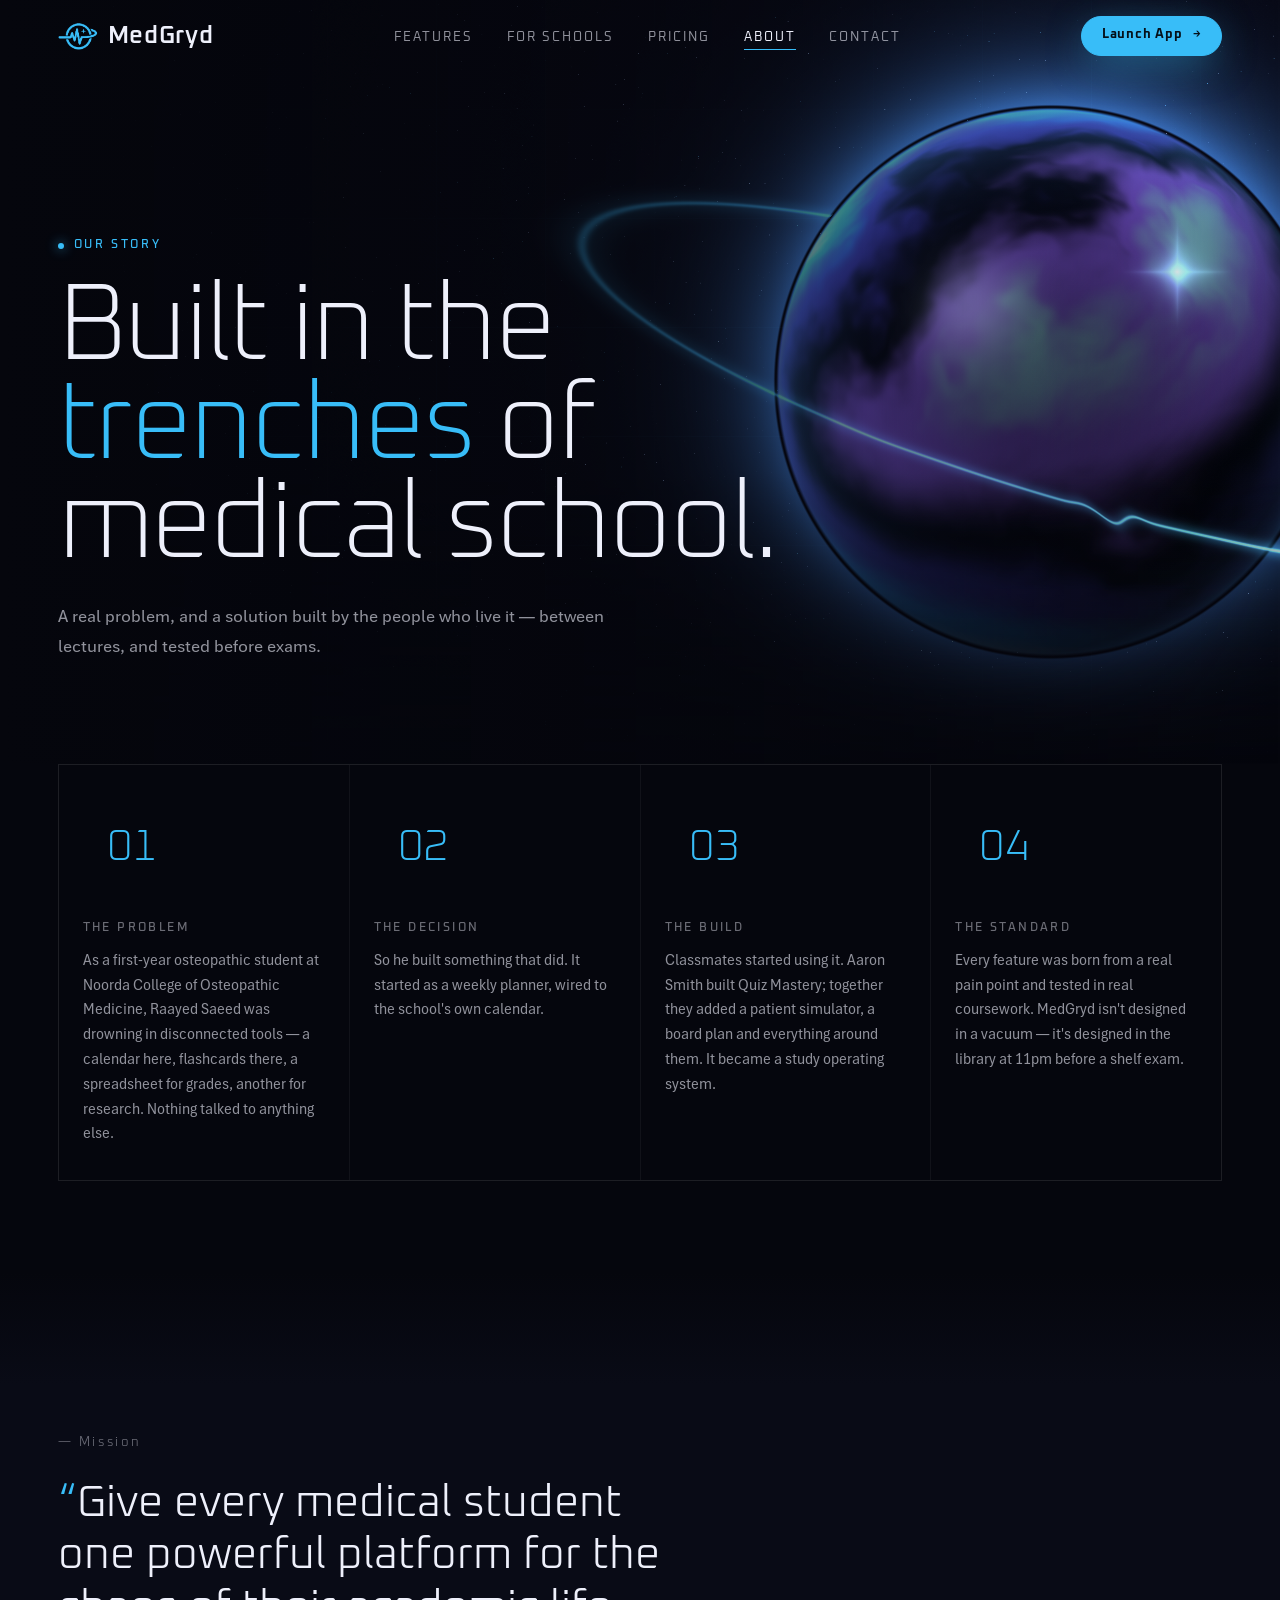
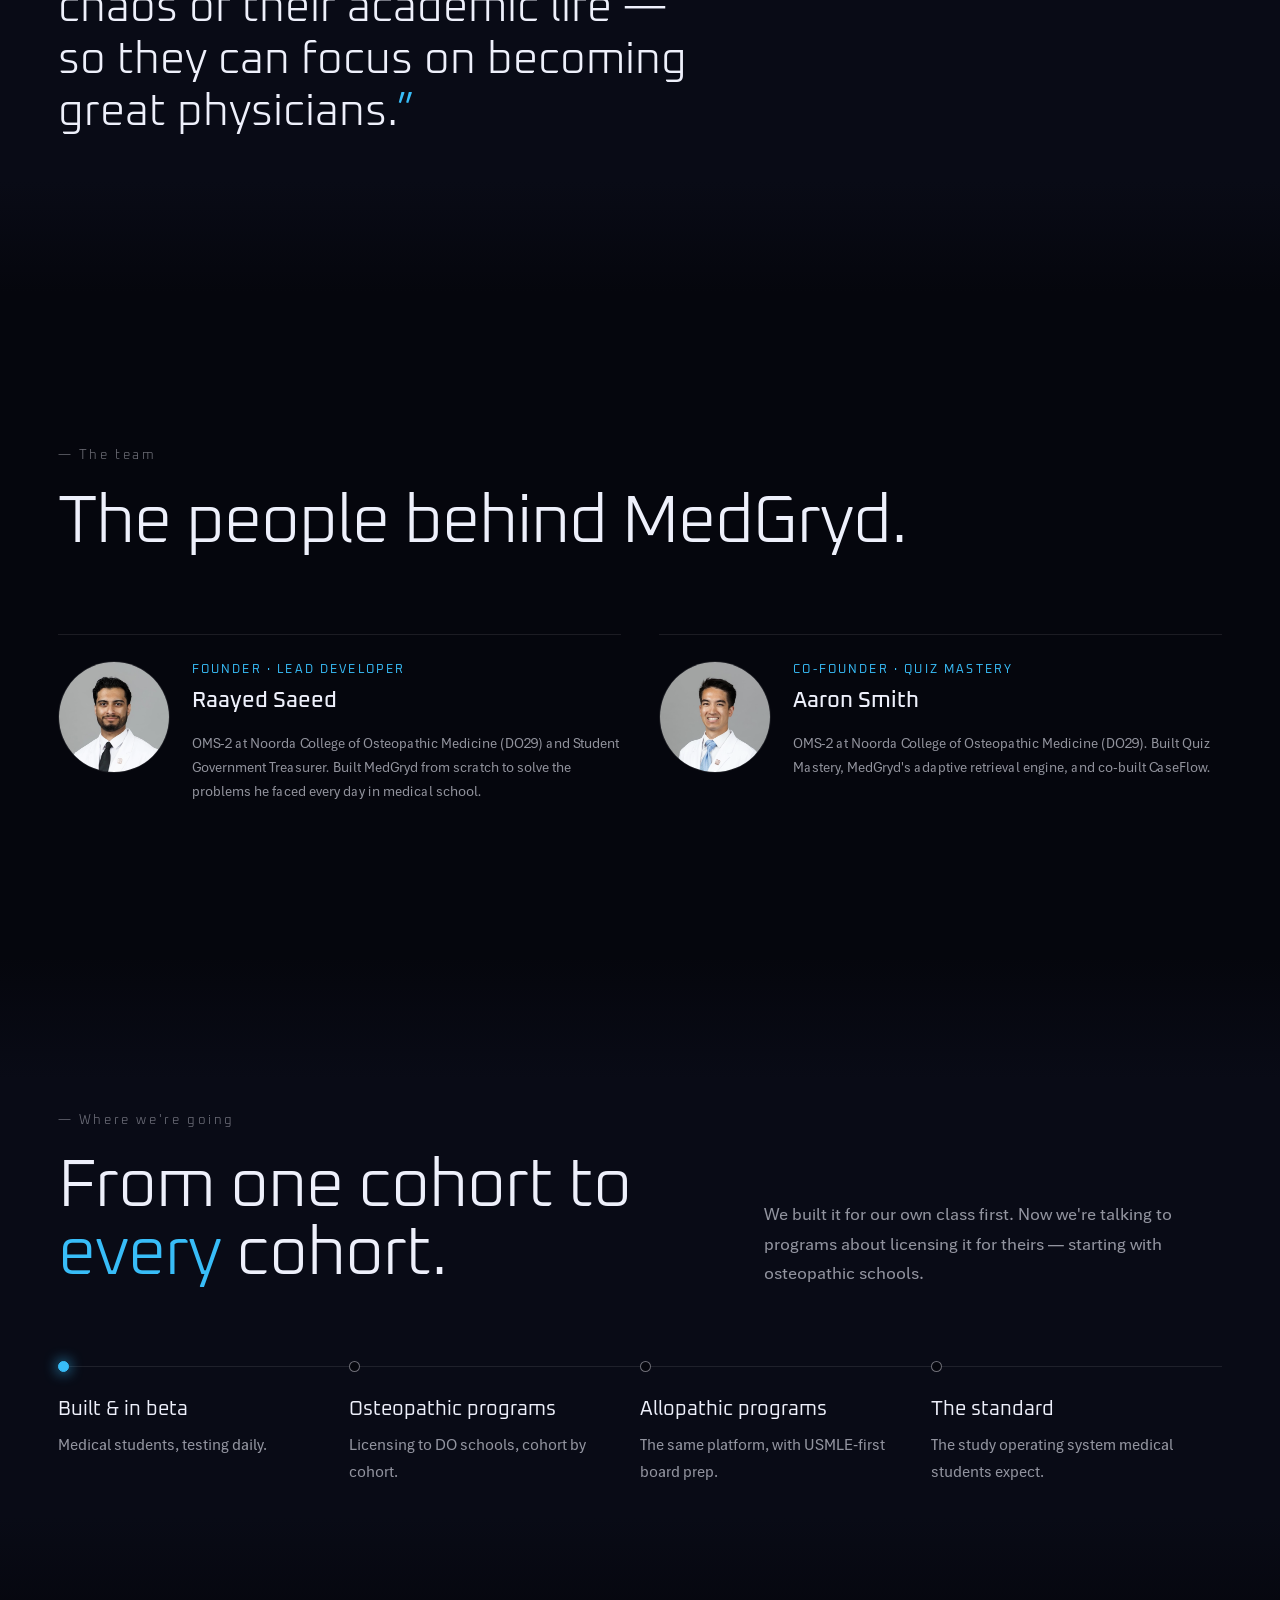
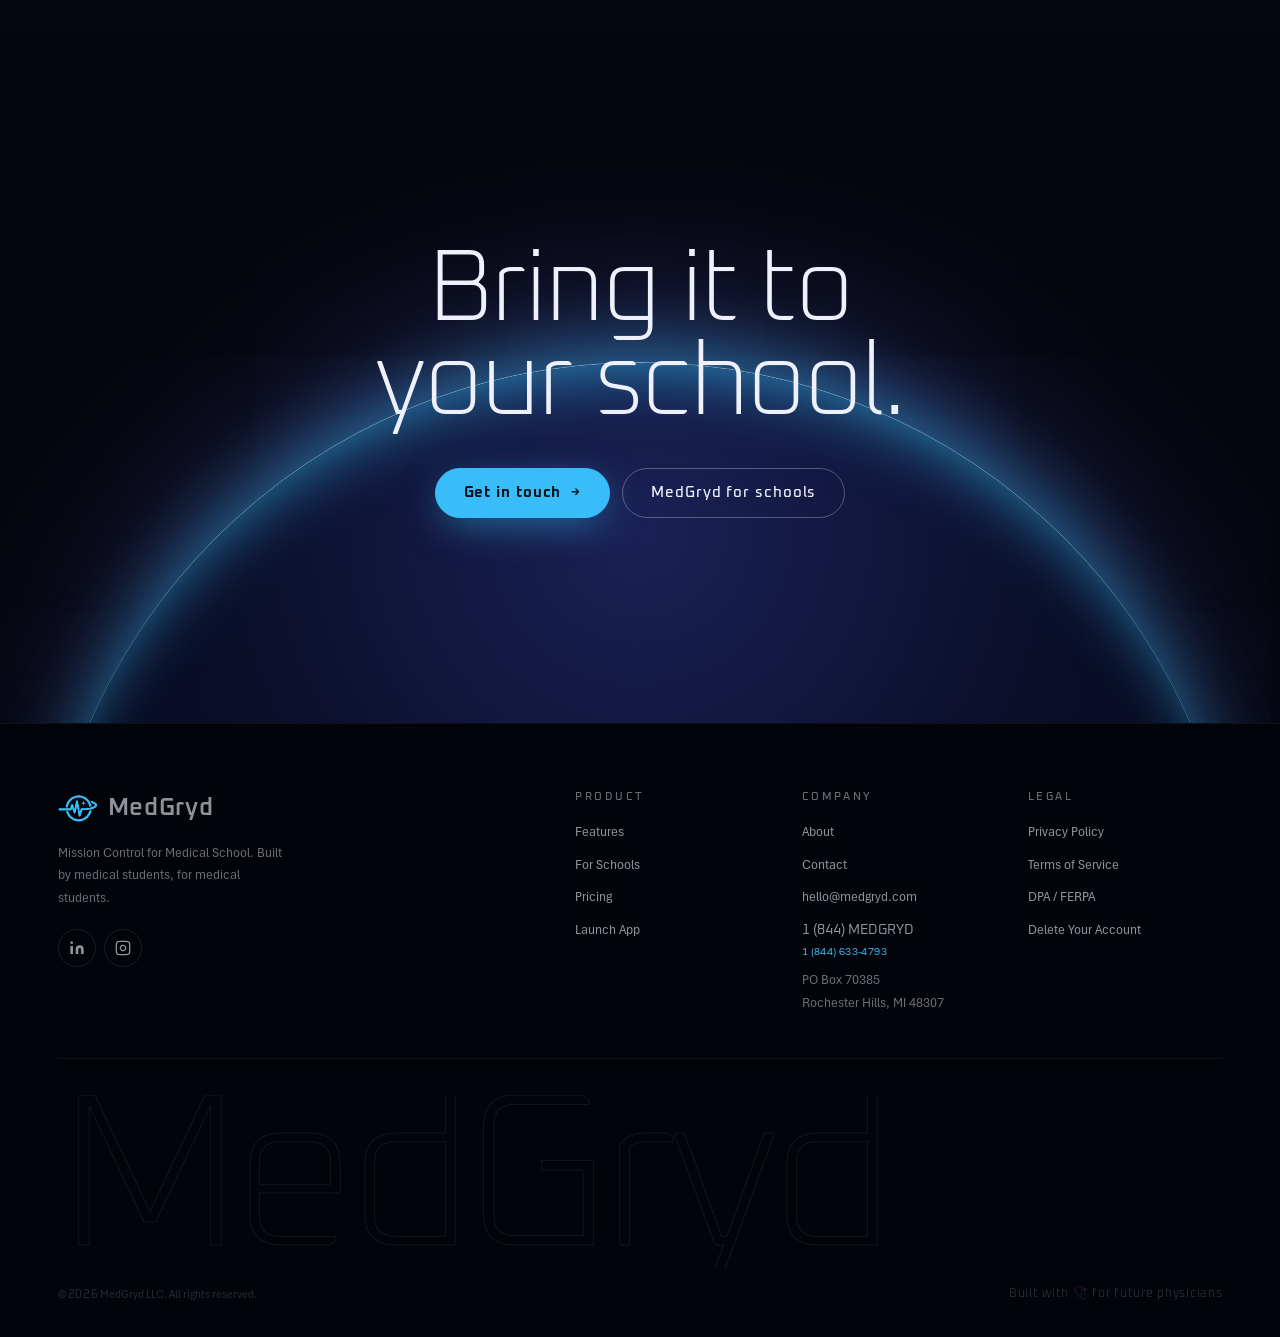
<file: about.html>
<!doctype html>
<html lang="en">
<head>
  <meta charset="utf-8" />
  <meta name="viewport" content="width=device-width, initial-scale=1" />
  <title>About — MedGryd</title>
  <meta name="description" content="MedGryd is built by osteopathic medical students — a study operating system that started as a weekly planner." />
  <meta name="theme-color" content="#05060d" />
  <link rel="canonical" href="https://medgryd.com/about.html" />
  <link rel="icon" type="image/svg+xml" href="favicon-1.svg" />
  <meta property="og:type" content="website" />
  <meta property="og:url" content="https://medgryd.com/about.html" />
  <meta property="og:title" content="About — MedGryd" />
  <meta property="og:description" content="Built in the trenches of medical school." />
  <meta property="og:image" content="https://medgryd.com/uploads/og-image.png" />
  <meta name="twitter:card" content="summary_large_image" />
  <link rel="preconnect" href="https://fonts.googleapis.com" />
  <link rel="preconnect" href="https://fonts.gstatic.com" crossorigin />
  <link href="https://fonts.googleapis.com/css2?family=Oxanium:wght@200;300;400;500;600;700&display=swap" rel="stylesheet" />
  <link rel="stylesheet" href="assets/site.css?v=6" />
  <script src="assets/site.js?v=3" defer></script>
  <script src="assets/planet.js?v=3" defer></script>
  <style>
    .story { display: grid; grid-template-columns: repeat(4, minmax(0, 1fr)); gap: 1px; background: var(--hair-2); border: 1px solid var(--hair-2); }
    .story div { background: var(--bg); padding: 30px 24px 34px; }
    .story .n { font-family: var(--display); font-weight: 200; font-size: 44px; color: var(--accent); line-height: 1; }
    .story h3 { font-family: var(--display); font-weight: 500; font-size: 12px; letter-spacing: .2em; text-transform: uppercase; color: var(--muted); margin: 16px 0 10px; }
    .story p { margin: 0; color: var(--dim); font-size: 15.5px; }
    @media (max-width: 900px) { .story { grid-template-columns: repeat(2, minmax(0, 1fr)); } }
    @media (max-width: 560px) { .story { grid-template-columns: minmax(0, 1fr); } }
    .road { list-style: none; margin: 0; padding: 0; display: grid; grid-template-columns: repeat(4, minmax(0, 1fr)); border-top: 1px solid var(--hair); position: relative; }
    .road li { padding: 26px 18px 0 0; position: relative; color: var(--dim); }
    .road li::before { content: ""; position: absolute; top: -6px; left: 0; width: 11px; height: 11px; border-radius: 50%; background: var(--bg); border: 1px solid var(--muted); }
    .road li.now::before { background: var(--accent); border-color: var(--accent); box-shadow: 0 0 14px var(--accent); }
    .road b { display: block; font-family: var(--display); font-weight: 400; font-size: 20px; color: var(--ink); margin-bottom: 6px; }
    @media (max-width: 760px) { .road { grid-template-columns: minmax(0, 1fr); border-top: 0; border-left: 1px solid var(--hair); margin-left: 6px; } .road li { padding: 0 0 26px 24px; } .road li::before { left: -6px; top: 6px; } }
    .quote { font-family: var(--display); font-weight: 300; font-size: clamp(26px, 3.4vw, 46px); line-height: 1.2; color: var(--ink); max-width: 26ch; margin: 0; }
    .quote::before { content: "“"; color: var(--accent); }
    .quote::after { content: "”"; color: var(--accent); }
  </style>
</head>
<body>
<a class="skip" href="#main">Skip to content</a>
<!--NAV:START-->
<header class="nav" data-page="about">
  <div class="shell">
    <a class="brand" href="/" aria-label="MedGryd home"><img src="uploads/logo-blue.png" alt="" width="40" height="40" /><span>MedGryd</span></a>
    <nav aria-label="Primary">
      <ul class="nav-links">
        <li><a href="features.html">Features</a></li>
        <li><a href="schools.html">For Schools</a></li>
        <li><a href="pricing.html">Pricing</a></li>
        <li><a href="about.html" aria-current="page">About</a></li>
        <li><a href="contact.html">Contact</a></li>
      </ul>
    </nav>
    <div class="nav-cta">
      <a class="pill solid sm" href="https://app.medgryd.com" target="_blank" rel="noopener">Launch App <span class="arr" aria-hidden="true">→</span></a>
      <button class="nav-burger" type="button" aria-label="Menu" aria-controls="nav-sheet" aria-expanded="false"><span></span><span></span></button>
    </div>
  </div>
</header>
<div class="nav-sheet" id="nav-sheet">
  <a href="features.html">Features</a>
  <a href="schools.html">For Schools</a>
  <a href="pricing.html">Pricing</a>
  <a href="about.html" aria-current="page">About</a>
  <a href="contact.html">Contact</a>
  <a class="pill solid" href="https://app.medgryd.com" target="_blank" rel="noopener">Launch App <span class="arr" aria-hidden="true">→</span></a>
</div>
<!--NAV:END-->

<main id="main">
  <section class="page-hero">
    <div class="planetlet" aria-hidden="true"></div>
    <canvas class="hero-canvas" data-planet="side" aria-hidden="true"></canvas>
    <div class="shell">
      <span class="eyebrow fade-up d0">Our story</span>
      <h1 class="display fade-up d1" style="margin-top:22px">Built in the <em>trenches</em> of medical school.</h1>
      <p class="lede fade-up d2">A real problem, and a solution built by the people who live it — between lectures, and tested before exams.</p>
    </div>
  </section>

  <section class="section tight" style="padding-top:0">
    <div class="shell">
      <div class="story reveal">
        <div><div class="n">01</div><h3>The problem</h3><p>As a first-year osteopathic student at Noorda College of Osteopathic Medicine, Raayed Saeed was drowning in disconnected tools — a calendar here, flashcards there, a spreadsheet for grades, another for research. Nothing talked to anything else.</p></div>
        <div><div class="n">02</div><h3>The decision</h3><p>So he built something that did. It started as a weekly planner, wired to the school's own calendar.</p></div>
        <div><div class="n">03</div><h3>The build</h3><p>Classmates started using it. Aaron Smith built Quiz Mastery; together they added a patient simulator, a board plan and everything around them. It became a study operating system.</p></div>
        <div><div class="n">04</div><h3>The standard</h3><p>Every feature was born from a real pain point and tested in real coursework. MedGryd isn't designed in a vacuum — it's designed in the library at 11pm before a shelf exam.</p></div>
      </div>
    </div>
  </section>

  <section class="section band">
    <div class="shell">
      <span class="idx reveal">— Mission</span>
      <p class="quote reveal" style="margin-top:24px">Give every medical student one powerful platform for the chaos of their academic life — so they can focus on becoming great physicians.</p>
    </div>
  </section>

  <section class="section">
    <div class="shell">
      <div class="sec-head reveal"><div><span class="idx">— The team</span><h2 class="h2">The people behind MedGryd.</h2></div></div>
      <div class="people reveal">
        <div class="person">
          <img src="uploads/raayed-crop.png" alt="Raayed Saeed" width="112" height="112" loading="lazy" />
          <div>
            <div class="role">Founder · Lead developer</div>
            <h3>Raayed Saeed</h3>
            <p>OMS-2 at Noorda College of Osteopathic Medicine (DO29) and Student Government Treasurer. Built MedGryd from scratch to solve the problems he faced every day in medical school.</p>
          </div>
        </div>
        <div class="person">
          <img src="uploads/aaron-crop.png" alt="Aaron Smith" width="112" height="112" loading="lazy" />
          <div>
            <div class="role">Co-founder · Quiz Mastery</div>
            <h3>Aaron Smith</h3>
            <p>OMS-2 at Noorda College of Osteopathic Medicine (DO29). Built Quiz Mastery, MedGryd's adaptive retrieval engine, and co-built CaseFlow.</p>
          </div>
        </div>
      </div>
    </div>
  </section>

  <section class="section band">
    <div class="shell">
      <div class="sec-head reveal">
        <div><span class="idx">— Where we're going</span><h2 class="h2">From one cohort to <em>every</em> cohort.</h2></div>
        <p class="lede">We built it for our own class first. Now we're talking to programs about licensing it for theirs — starting with osteopathic schools.</p>
      </div>
      <ol class="road reveal">
        <li class="now"><b>Built &amp; in beta</b>Medical students, testing daily.</li>
        <li><b>Osteopathic programs</b>Licensing to DO schools, cohort by cohort.</li>
        <li><b>Allopathic programs</b>The same platform, with USMLE-first board prep.</li>
        <li><b>The standard</b>The study operating system medical students expect.</li>
      </ol>
    </div>
  </section>

  <section class="closer">
    <div class="glow" aria-hidden="true"></div>
    <div class="shell">
      <h2 class="display reveal">Bring it to<br />your school.</h2>
      <div class="hero-actions reveal"><a class="pill solid" href="contact.html?topic=school">Get in touch <span class="arr" aria-hidden="true">→</span></a><a class="pill" href="schools.html">MedGryd for schools</a></div>
    </div>
  </section>
</main>

<!--FOOTER:START-->
<footer class="footer">
  <div class="shell">
    <div class="footer-top">
      <div>
        <a class="brand" href="/" aria-label="MedGryd home"><img src="uploads/logo-blue.png" alt="" width="40" height="40" /><span>MedGryd</span></a>
        <p class="tagline">Mission Control for Medical School. Built by medical students, for medical students.</p>
        <div class="socials">
          <a href="https://www.linkedin.com/company/medgryd" target="_blank" rel="noopener" aria-label="MedGryd on LinkedIn"><svg width="16" height="16" viewBox="0 0 24 24" fill="currentColor" aria-hidden="true"><path d="M16 8a6 6 0 0 1 6 6v7h-4v-7a2 2 0 0 0-4 0v7h-4v-7a6 6 0 0 1 6-6zM2 9h4v12H2z"/><circle cx="4" cy="4" r="2"/></svg></a>
          <a href="https://instagram.com/medgryd" target="_blank" rel="noopener" aria-label="MedGryd on Instagram"><svg width="16" height="16" viewBox="0 0 24 24" fill="none" stroke="currentColor" stroke-width="2" aria-hidden="true"><rect x="2" y="2" width="20" height="20" rx="5"/><path d="M16 11.37A4 4 0 1 1 12.63 8 4 4 0 0 1 16 11.37z"/><path d="M17.5 6.5h.01"/></svg></a>
        </div>
      </div>
      <div>
        <h4>Product</h4>
        <ul><li><a href="features.html">Features</a></li><li><a href="schools.html">For Schools</a></li><li><a href="pricing.html">Pricing</a></li><li><a href="https://app.medgryd.com" target="_blank" rel="noopener">Launch App</a></li></ul>
      </div>
      <div>
        <h4>Company</h4>
        <ul><li><a href="about.html">About</a></li><li><a href="contact.html">Contact</a></li><li><a href="mailto:hello@medgryd.com">hello@medgryd.com</a></li><li><a class="phone-link" href="tel:+18446334793" aria-label="Call MedGryd at 1 844 633 4793"><span class="phone-name">1 (844) MEDGRYD</span><small>1 (844) 633-4793</small></a></li></ul>
        <address>PO Box 70385<br />Rochester Hills, MI 48307</address>
      </div>
      <div>
        <h4>Legal</h4>
        <ul><li><a href="privacy.html">Privacy Policy</a></li><li><a href="terms.html">Terms of Service</a></li><li><a href="dpa.html">DPA / FERPA</a></li><li><a href="delete-account.html">Delete Your Account</a></li></ul>
      </div>
    </div>
    <div class="footer-word" aria-hidden="true">MedGryd</div>
    <div class="footer-bot"><span>© <span data-year>2026</span> MedGryd LLC. All rights reserved.</span><span>Built with 🩺 for future physicians</span></div>
  </div>
</footer>
<!--FOOTER:END-->
</body>
</html>
</file>
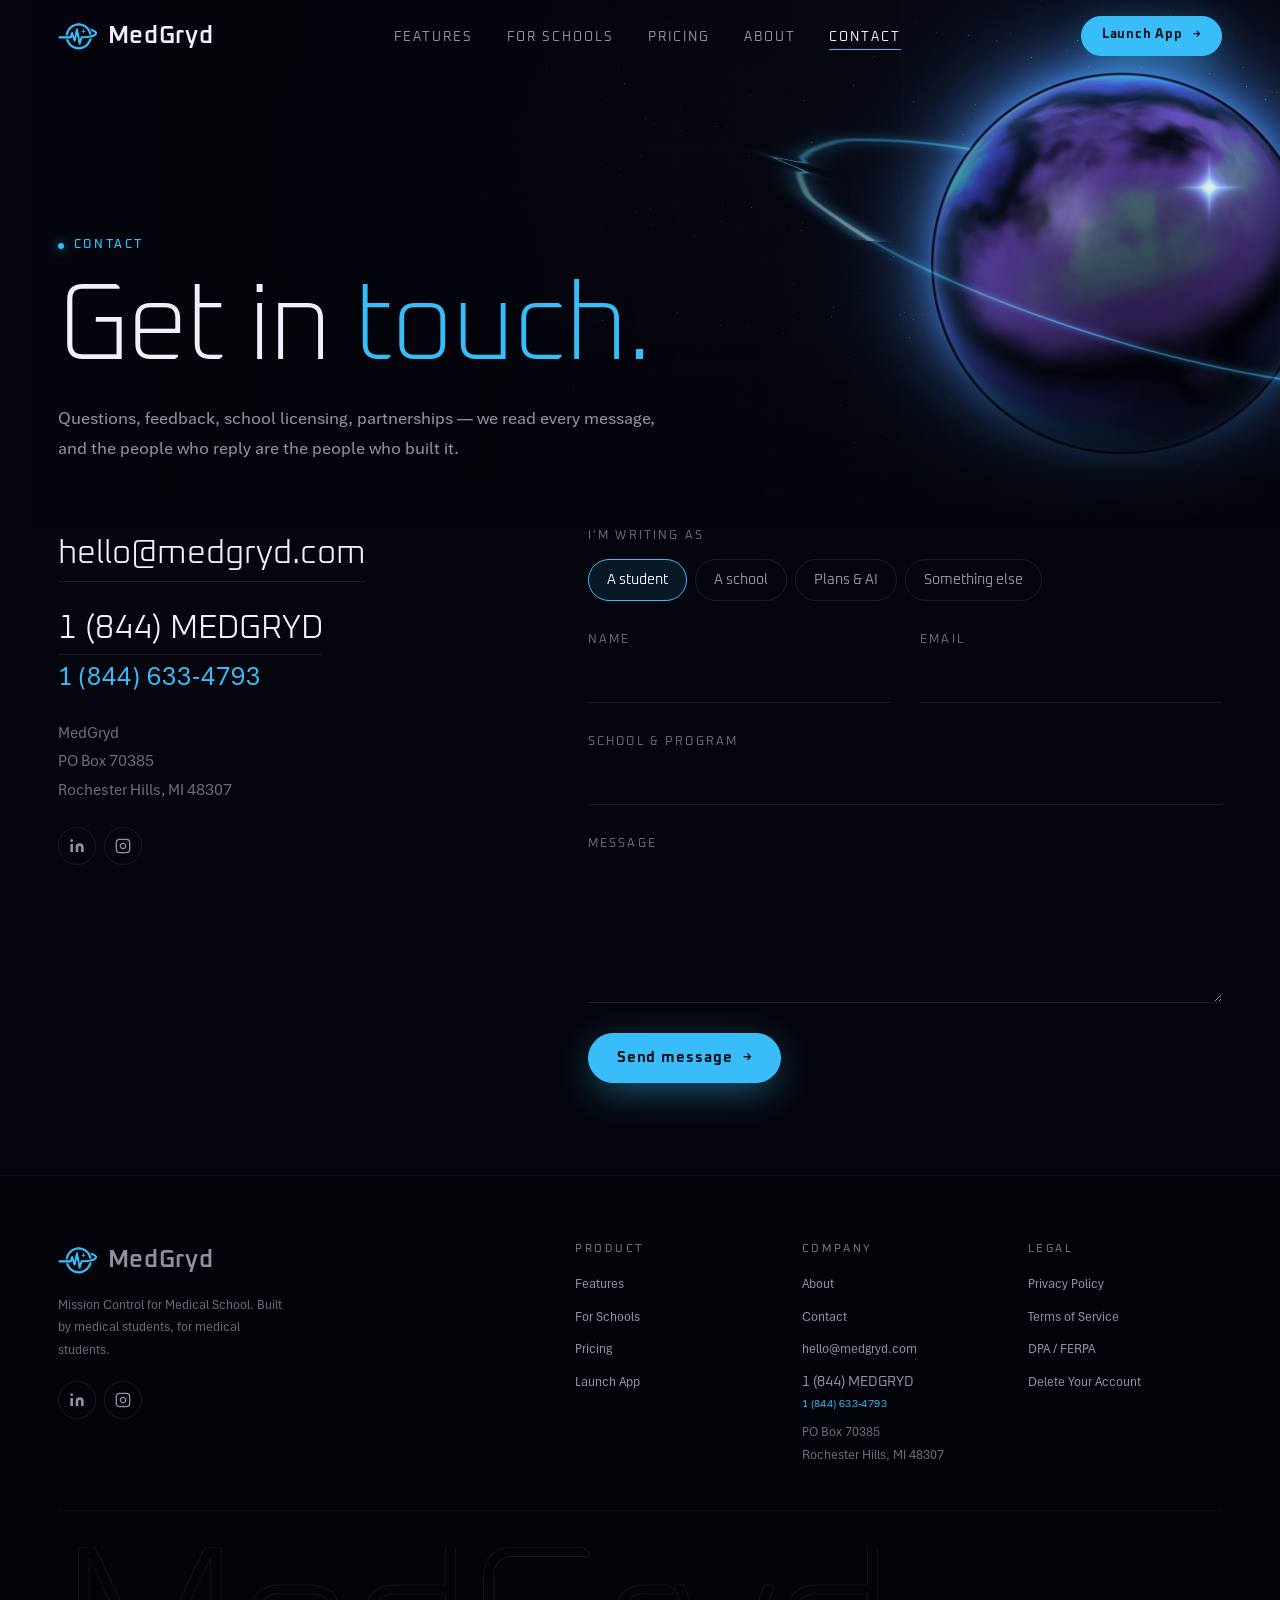
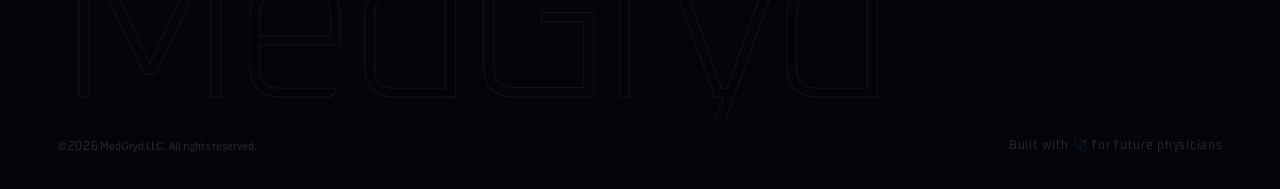
<file: contact.html>
<!doctype html>
<html lang="en">
<head>
  <meta charset="utf-8" />
  <meta name="viewport" content="width=device-width, initial-scale=1" />
  <title>Contact — MedGryd</title>
  <meta name="description" content="Questions, feedback, school licensing or partnerships — we read every message. Call 1 (844) MEDGRYD (1-844-633-4793) or email hello@medgryd.com" />
  <meta name="theme-color" content="#05060d" />
  <link rel="canonical" href="https://medgryd.com/contact.html" />
  <link rel="icon" type="image/svg+xml" href="favicon-1.svg" />
  <meta property="og:type" content="website" />
  <meta property="og:url" content="https://medgryd.com/contact.html" />
  <meta property="og:title" content="Contact — MedGryd" />
  <meta property="og:description" content="Questions, feedback, school licensing or partnerships — we read every message." />
  <meta property="og:image" content="https://medgryd.com/uploads/og-image.png" />
  <meta name="twitter:card" content="summary_large_image" />
  <link rel="preconnect" href="https://fonts.googleapis.com" />
  <link rel="preconnect" href="https://fonts.gstatic.com" crossorigin />
  <link href="https://fonts.googleapis.com/css2?family=Oxanium:wght@200;300;400;500;600;700&display=swap" rel="stylesheet" />
  <link rel="stylesheet" href="assets/site.css?v=6" />
  <script src="assets/site.js?v=3" defer></script>
  <script src="assets/planet.js?v=3" defer></script>
  <style>
    .contact { display: grid; grid-template-columns: minmax(0, 5fr) minmax(0, 7fr); gap: clamp(32px, 6vw, 96px); }
    .contact form { display: grid; gap: 30px; }
    .contact .two { display: grid; grid-template-columns: 1fr 1fr; gap: 30px; }
    .status { min-height: 24px; font-size: 15px; }
    .status.ok { color: var(--ok); } .status.err { color: var(--crit); }
    .direct { display: grid; justify-items: start; gap: 22px; }
    .direct .phone-link { border-bottom: 0; }
    .direct .phone-name { border-bottom: 1px solid var(--hair); transition: border-color 160ms ease; }
    .direct .phone-link:hover .phone-name { border-color: var(--accent); }
    .direct a { font-family: var(--display); font-weight: 300; font-size: clamp(24px, 2.6vw, 34px); color: var(--ink); text-decoration: none; border-bottom: 1px solid var(--hair); transition: border-color .5s var(--glide), color .5s var(--glide); }
    .direct a:hover { color: var(--accent); border-color: var(--accent); }
    @media (max-width: 900px) { .contact { grid-template-columns: minmax(0, 1fr); } }
    @media (max-width: 560px) { .contact .two { grid-template-columns: minmax(0, 1fr); } }
  </style>
</head>
<body>
<a class="skip" href="#main">Skip to content</a>
<!--NAV:START-->
<header class="nav" data-page="contact">
  <div class="shell">
    <a class="brand" href="/" aria-label="MedGryd home"><img src="uploads/logo-blue.png" alt="" width="40" height="40" /><span>MedGryd</span></a>
    <nav aria-label="Primary">
      <ul class="nav-links">
        <li><a href="features.html">Features</a></li>
        <li><a href="schools.html">For Schools</a></li>
        <li><a href="pricing.html">Pricing</a></li>
        <li><a href="about.html">About</a></li>
        <li><a href="contact.html" aria-current="page">Contact</a></li>
      </ul>
    </nav>
    <div class="nav-cta">
      <a class="pill solid sm" href="https://app.medgryd.com" target="_blank" rel="noopener">Launch App <span class="arr" aria-hidden="true">→</span></a>
      <button class="nav-burger" type="button" aria-label="Menu" aria-controls="nav-sheet" aria-expanded="false"><span></span><span></span></button>
    </div>
  </div>
</header>
<div class="nav-sheet" id="nav-sheet">
  <a href="features.html">Features</a>
  <a href="schools.html">For Schools</a>
  <a href="pricing.html">Pricing</a>
  <a href="about.html">About</a>
  <a href="contact.html" aria-current="page">Contact</a>
  <a class="pill solid" href="https://app.medgryd.com" target="_blank" rel="noopener">Launch App <span class="arr" aria-hidden="true">→</span></a>
</div>
<!--NAV:END-->

<main id="main">
  <section class="page-hero" style="padding-bottom:clamp(40px,5vw,64px)">
    <div class="planetlet" aria-hidden="true"></div>
    <canvas class="hero-canvas" data-planet="side" aria-hidden="true"></canvas>
    <div class="shell">
      <span class="eyebrow fade-up d0">Contact</span>
      <h1 class="display fade-up d1" style="margin-top:22px">Get in <em>touch.</em></h1>
      <p class="lede fade-up d2">Questions, feedback, school licensing, partnerships — we read every message, and the people who reply are the people who built it.</p>
    </div>
  </section>

  <section class="section tight" style="padding-top:0">
    <div class="shell contact">
      <div class="reveal">
        <div class="direct">
          <a href="mailto:hello@medgryd.com">hello@medgryd.com</a>
          <a class="phone-link" href="tel:+18446334793" aria-label="Call MedGryd at 1 844 633 4793"><span class="phone-name">1 (844) MEDGRYD</span><small>1 (844) 633-4793</small></a>
        </div>
        <address style="font-style:normal;color:var(--muted);margin-top:22px;line-height:1.7">MedGryd<br />PO Box 70385<br />Rochester Hills, MI 48307</address>
        <div class="socials" style="margin-top:22px">
          <a href="https://www.linkedin.com/company/medgryd" target="_blank" rel="noopener" aria-label="MedGryd on LinkedIn"><svg width="16" height="16" viewBox="0 0 24 24" fill="currentColor" aria-hidden="true"><path d="M16 8a6 6 0 0 1 6 6v7h-4v-7a2 2 0 0 0-4 0v7h-4v-7a6 6 0 0 1 6-6zM2 9h4v12H2z"/><circle cx="4" cy="4" r="2"/></svg></a>
          <a href="https://instagram.com/medgryd" target="_blank" rel="noopener" aria-label="MedGryd on Instagram"><svg width="16" height="16" viewBox="0 0 24 24" fill="none" stroke="currentColor" stroke-width="2" aria-hidden="true"><rect x="2" y="2" width="20" height="20" rx="5"/><path d="M16 11.37A4 4 0 1 1 12.63 8 4 4 0 0 1 16 11.37z"/><path d="M17.5 6.5h.01"/></svg></a>
        </div>
      </div>

      <form class="reveal" data-contact novalidate>
        <fieldset style="border:0;padding:0;margin:0">
          <legend class="field" style="padding:0;margin-bottom:12px"><span style="font-family:var(--display);font-size:12px;letter-spacing:.18em;text-transform:uppercase;color:var(--muted)">I'm writing as</span></legend>
          <div class="seg">
            <label><input type="radio" name="topic" value="student" checked /><span>A student</span></label>
            <label><input type="radio" name="topic" value="school" /><span>A school</span></label>
            <label><input type="radio" name="topic" value="plan" /><span>Plans &amp; AI</span></label>
            <label><input type="radio" name="topic" value="other" /><span>Something else</span></label>
          </div>
        </fieldset>
        <div class="two">
          <div class="field"><label for="f-name">Name</label><input id="f-name" name="name" autocomplete="name" required /></div>
          <div class="field"><label for="f-email">Email</label><input id="f-email" name="email" type="email" autocomplete="email" required /></div>
        </div>
        <div class="field" data-school hidden><label for="f-school">School &amp; program</label><input id="f-school" name="school" autocomplete="organization" /></div>
        <div class="field"><label for="f-msg">Message</label><textarea id="f-msg" name="message" required></textarea></div>
        <div style="display:flex;align-items:center;gap:18px;flex-wrap:wrap">
          <button class="pill solid" type="submit">Send message <span class="arr" aria-hidden="true">→</span></button>
          <div class="status" role="status" aria-live="polite" data-status></div>
        </div>
      </form>
    </div>
  </section>
</main>

<!--FOOTER:START-->
<footer class="footer">
  <div class="shell">
    <div class="footer-top">
      <div>
        <a class="brand" href="/" aria-label="MedGryd home"><img src="uploads/logo-blue.png" alt="" width="40" height="40" /><span>MedGryd</span></a>
        <p class="tagline">Mission Control for Medical School. Built by medical students, for medical students.</p>
        <div class="socials">
          <a href="https://www.linkedin.com/company/medgryd" target="_blank" rel="noopener" aria-label="MedGryd on LinkedIn"><svg width="16" height="16" viewBox="0 0 24 24" fill="currentColor" aria-hidden="true"><path d="M16 8a6 6 0 0 1 6 6v7h-4v-7a2 2 0 0 0-4 0v7h-4v-7a6 6 0 0 1 6-6zM2 9h4v12H2z"/><circle cx="4" cy="4" r="2"/></svg></a>
          <a href="https://instagram.com/medgryd" target="_blank" rel="noopener" aria-label="MedGryd on Instagram"><svg width="16" height="16" viewBox="0 0 24 24" fill="none" stroke="currentColor" stroke-width="2" aria-hidden="true"><rect x="2" y="2" width="20" height="20" rx="5"/><path d="M16 11.37A4 4 0 1 1 12.63 8 4 4 0 0 1 16 11.37z"/><path d="M17.5 6.5h.01"/></svg></a>
        </div>
      </div>
      <div>
        <h4>Product</h4>
        <ul><li><a href="features.html">Features</a></li><li><a href="schools.html">For Schools</a></li><li><a href="pricing.html">Pricing</a></li><li><a href="https://app.medgryd.com" target="_blank" rel="noopener">Launch App</a></li></ul>
      </div>
      <div>
        <h4>Company</h4>
        <ul><li><a href="about.html">About</a></li><li><a href="contact.html">Contact</a></li><li><a href="mailto:hello@medgryd.com">hello@medgryd.com</a></li><li><a class="phone-link" href="tel:+18446334793" aria-label="Call MedGryd at 1 844 633 4793"><span class="phone-name">1 (844) MEDGRYD</span><small>1 (844) 633-4793</small></a></li></ul>
        <address>PO Box 70385<br />Rochester Hills, MI 48307</address>
      </div>
      <div>
        <h4>Legal</h4>
        <ul><li><a href="privacy.html">Privacy Policy</a></li><li><a href="terms.html">Terms of Service</a></li><li><a href="dpa.html">DPA / FERPA</a></li><li><a href="delete-account.html">Delete Your Account</a></li></ul>
      </div>
    </div>
    <div class="footer-word" aria-hidden="true">MedGryd</div>
    <div class="footer-bot"><span>© <span data-year>2026</span> MedGryd LLC. All rights reserved.</span><span>Built with 🩺 for future physicians</span></div>
  </div>
</footer>
<!--FOOTER:END-->

<script>
(function () {
  const form = document.querySelector("[data-contact]");
  const status = document.querySelector("[data-status]");
  const school = document.querySelector("[data-school]");
  const f = form.elements;
  const syncSchool = () => { school.hidden = f.topic.value !== "school"; };
  const wanted = new URLSearchParams(location.search).get("topic");
  if (wanted) { const r = form.querySelector(`input[name=topic][value="${CSS.escape(wanted)}"]`); if (r) r.checked = true; }
  syncSchool();
  form.addEventListener("change", (e) => { if (e.target.name === "topic") syncSchool(); });
  form.addEventListener("submit", async (e) => {
    e.preventDefault();
    const bad = [...form.querySelectorAll("[required]")].find((el) => !el.value.trim() || (el.type === "email" && !/^\S+@\S+\.\S+$/.test(el.value)));
    if (bad) { status.className = "status err"; status.textContent = bad.type === "email" ? "Please enter a valid email." : "Please fill in every field."; bad.focus(); return; }
    const btn = form.querySelector("button[type=submit]");
    btn.disabled = true; status.className = "status"; status.textContent = "Sending…";
    const data = { topic: f.topic.value, name: f.name.value.trim(), email: f.email.value.trim(), message: f.message.value.trim() };
    if (!school.hidden && f.school.value.trim()) data.school = f.school.value.trim();
    try {
      const res = await fetch("https://formspree.io/f/maqvrpwp", { method: "POST", headers: { "Content-Type": "application/json", Accept: "application/json" }, body: JSON.stringify(data) });
      if (!res.ok) throw new Error(String(res.status));
      form.reset(); syncSchool();
      status.className = "status ok"; status.textContent = "Sent. We'll get back to you soon.";
    } catch {
      status.className = "status err"; status.innerHTML = 'That didn’t send. Email us at <a href="mailto:hello@medgryd.com" style="color:inherit">hello@medgryd.com</a>.';
    } finally { btn.disabled = false; }
  });
})();
</script>
</body>
</html>
</file>
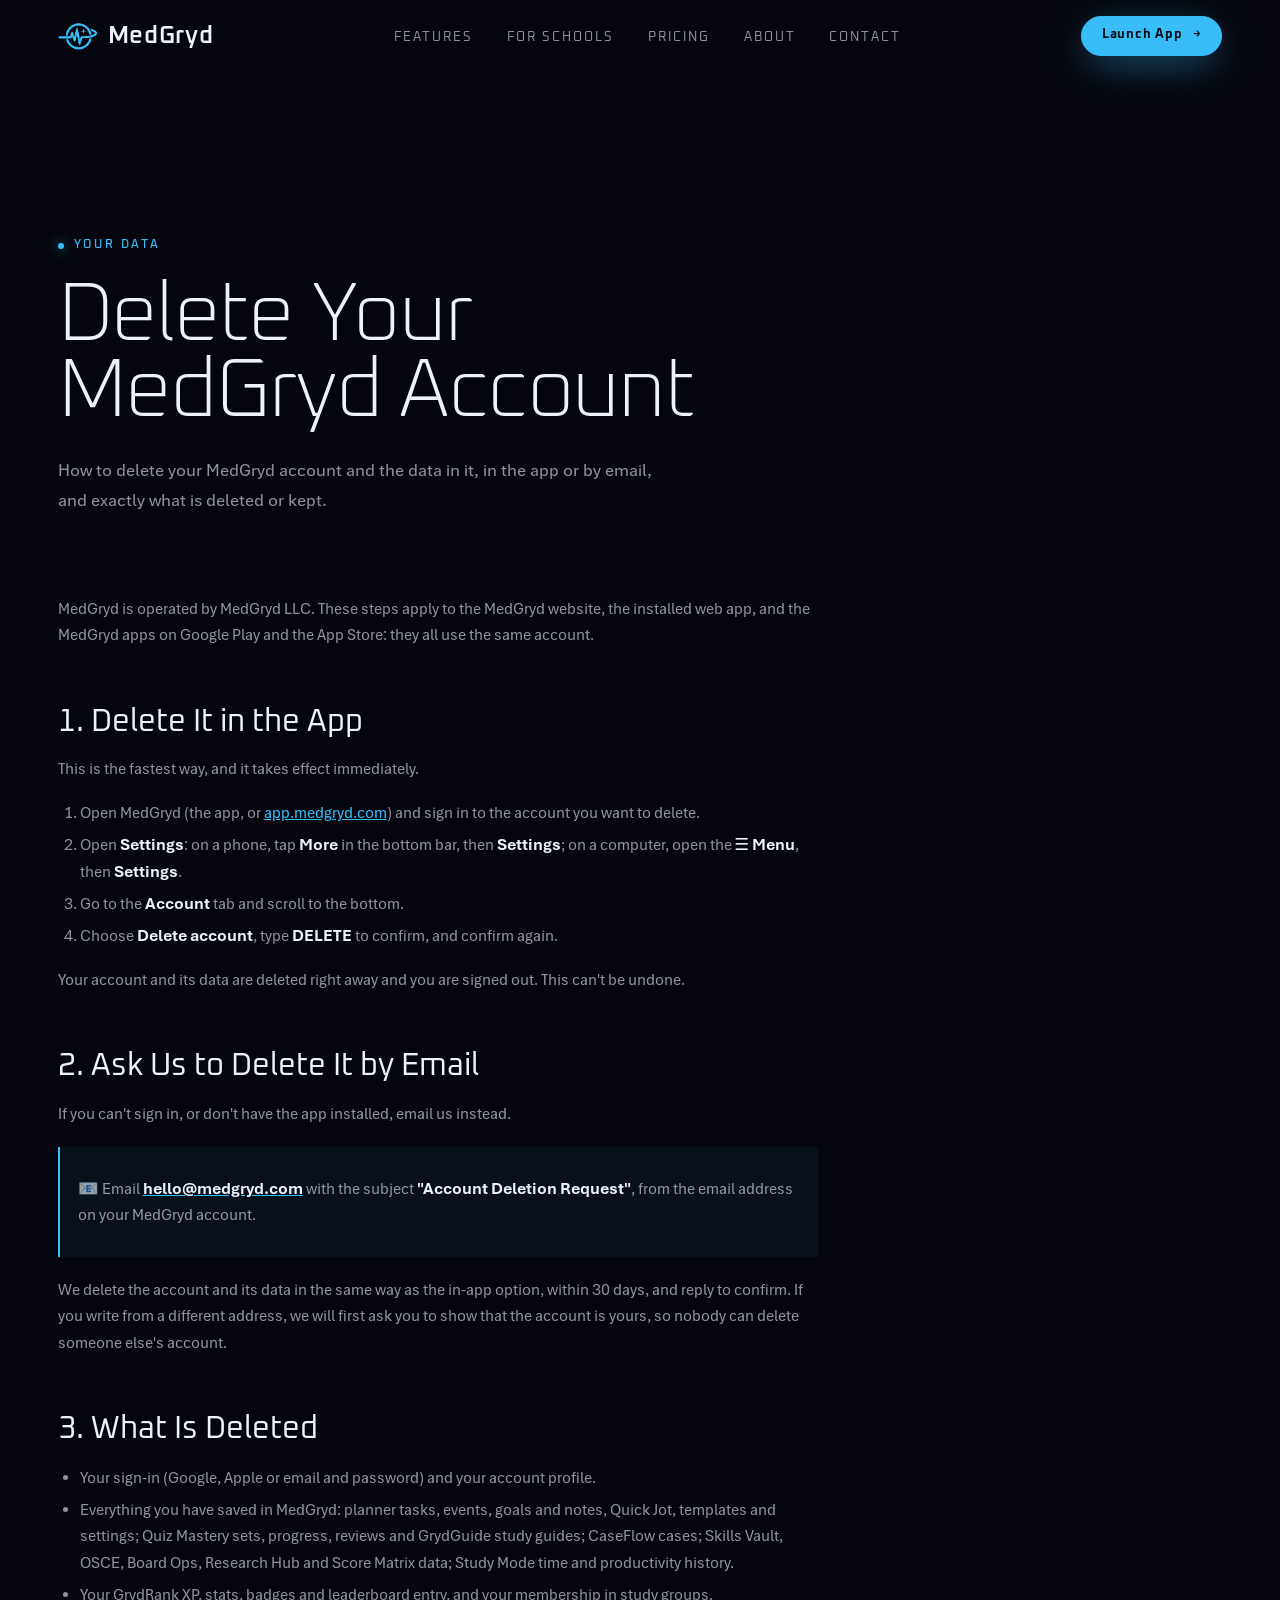
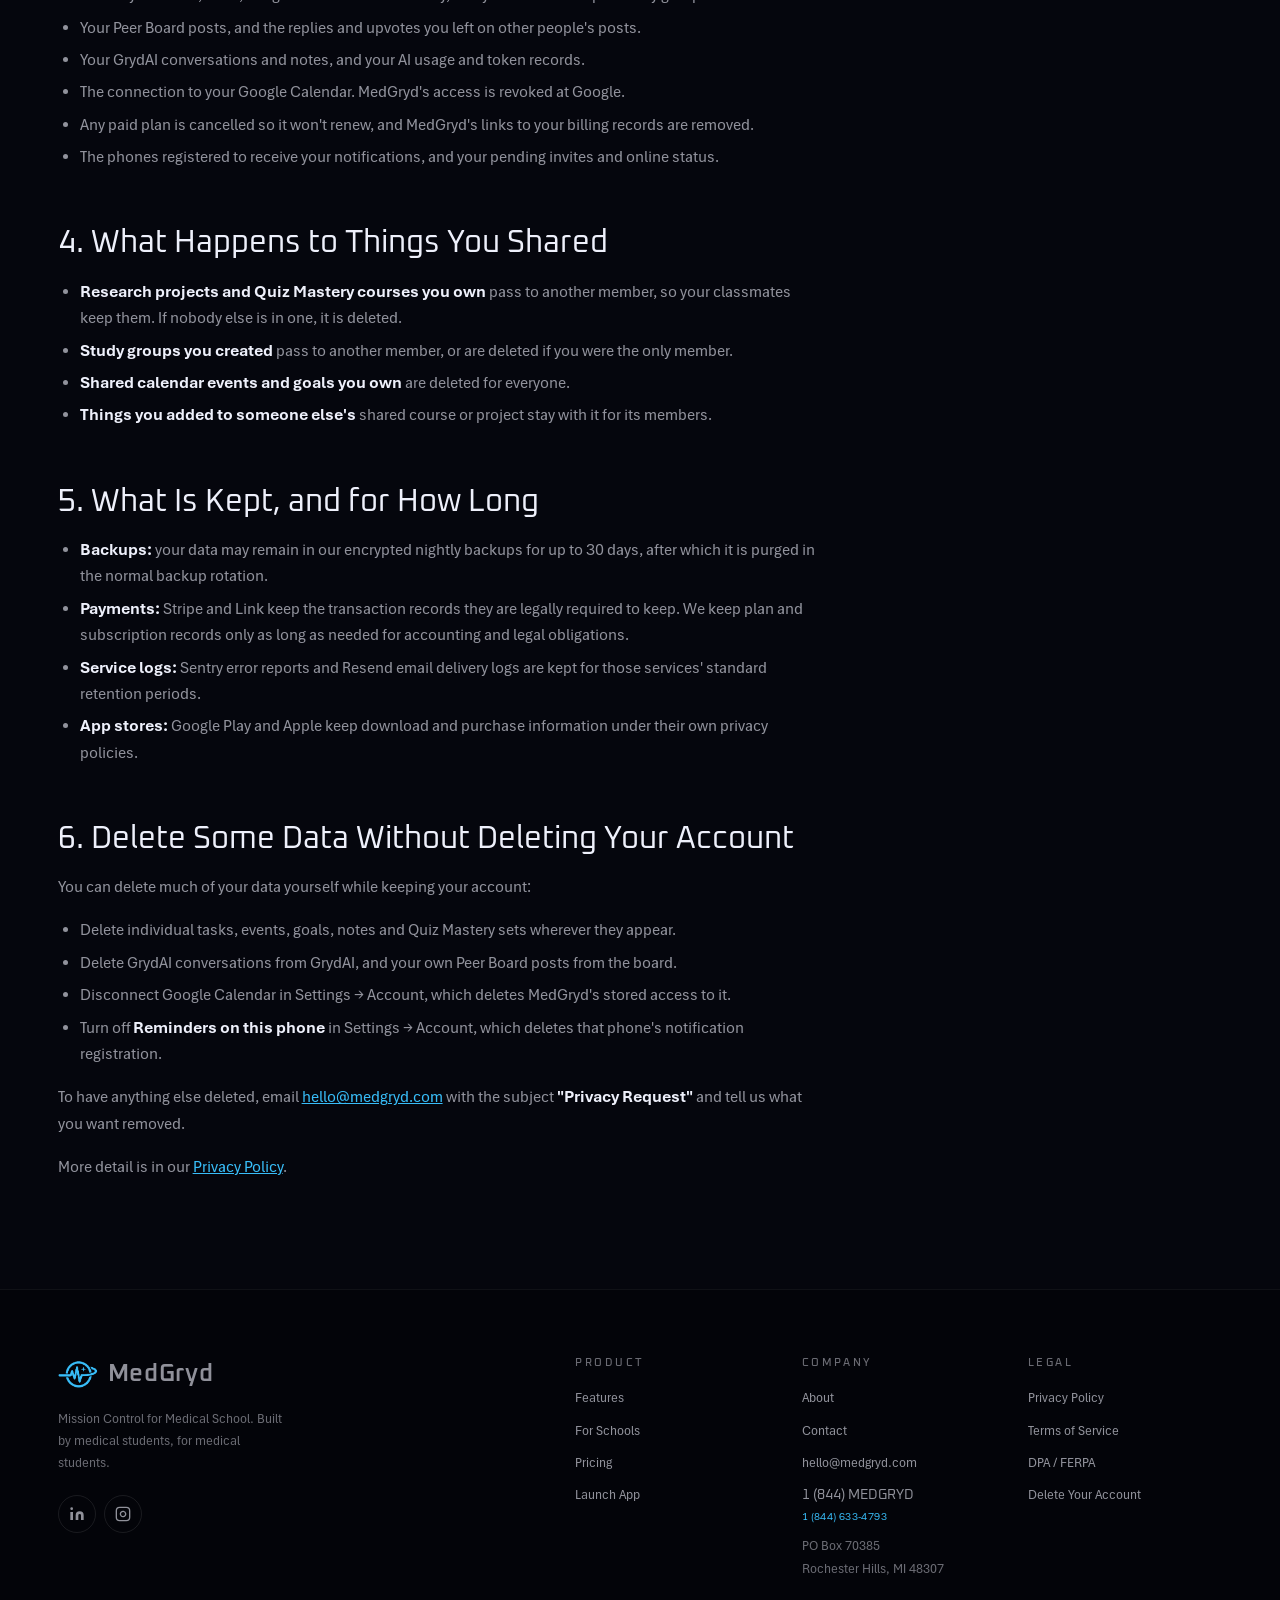
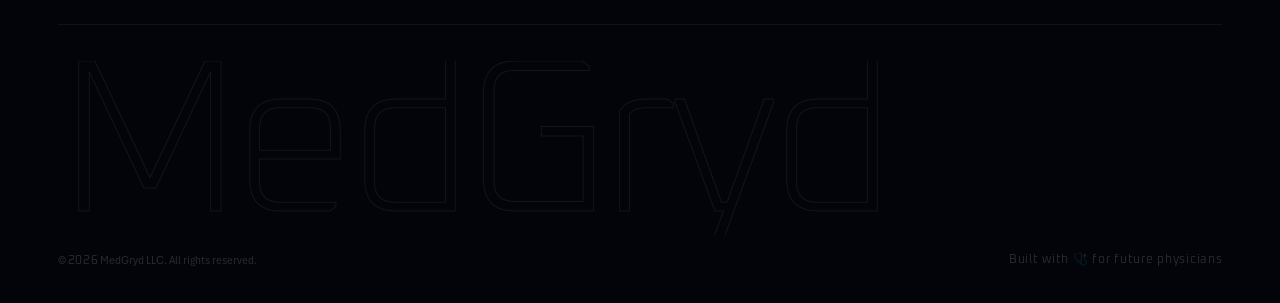
<file: delete-account.html>
<!doctype html>
<html lang="en">
<head>
  <meta charset="utf-8" />
  <meta name="viewport" content="width=device-width, initial-scale=1" />
  <title>Delete Your Account — MedGryd</title>
  <meta name="description" content="How to delete your MedGryd account and data, in the app or by email, and exactly what is deleted or kept." />
  <meta name="theme-color" content="#05060d" />
  <link rel="canonical" href="https://medgryd.com/delete-account.html" />
  <link rel="icon" type="image/svg+xml" href="favicon-1.svg" />
  <meta property="og:type" content="website" />
  <meta property="og:url" content="https://medgryd.com/delete-account.html" />
  <meta property="og:title" content="Delete Your Account — MedGryd" />
  <meta property="og:description" content="How to delete your MedGryd account and data, and exactly what is deleted or kept." />
  <meta property="og:image" content="https://medgryd.com/uploads/og-image.png" />
  <meta name="twitter:card" content="summary_large_image" />
  <link rel="preconnect" href="https://fonts.googleapis.com" />
  <link rel="preconnect" href="https://fonts.gstatic.com" crossorigin />
  <link href="https://fonts.googleapis.com/css2?family=Oxanium:wght@200;300;400;500;600;700&display=swap" rel="stylesheet" />
  <link rel="stylesheet" href="assets/site.css?v=6" />
  <script src="assets/site.js?v=3" defer></script>
</head>
<body>
<a class="skip" href="#main">Skip to content</a>
<!--NAV:START-->
<header class="nav" data-page="delete-account">
  <div class="shell">
    <a class="brand" href="/" aria-label="MedGryd home"><img src="uploads/logo-blue.png" alt="" width="40" height="40" /><span>MedGryd</span></a>
    <nav aria-label="Primary">
      <ul class="nav-links">
        <li><a href="features.html">Features</a></li>
        <li><a href="schools.html">For Schools</a></li>
        <li><a href="pricing.html">Pricing</a></li>
        <li><a href="about.html">About</a></li>
        <li><a href="contact.html">Contact</a></li>
      </ul>
    </nav>
    <div class="nav-cta">
      <a class="pill solid sm" href="https://app.medgryd.com" target="_blank" rel="noopener">Launch App <span class="arr" aria-hidden="true">→</span></a>
      <button class="nav-burger" type="button" aria-label="Menu" aria-controls="nav-sheet" aria-expanded="false"><span></span><span></span></button>
    </div>
  </div>
</header>
<div class="nav-sheet" id="nav-sheet">
  <a href="features.html">Features</a>
  <a href="schools.html">For Schools</a>
  <a href="pricing.html">Pricing</a>
  <a href="about.html">About</a>
  <a href="contact.html">Contact</a>
  <a class="pill solid" href="https://app.medgryd.com" target="_blank" rel="noopener">Launch App <span class="arr" aria-hidden="true">→</span></a>
</div>
<!--NAV:END-->

<main id="main">
  <section class="page-hero" style="padding-bottom:clamp(40px,5vw,64px)">
    <div class="shell">
      <span class="eyebrow fade-up d0">Your Data</span>
      <h1 class="display fade-up d1" style="margin-top:22px;font-size:clamp(40px,6.4vw,96px)">Delete Your MedGryd Account</h1>
      <p class="lede fade-up d2">How to delete your MedGryd account and the data in it, in the app or by email, and exactly what is deleted or kept.</p>
    </div>
  </section>
  <section class="section tight" style="padding-top:0">
    <div class="shell">
      <article class="prose">
<p>MedGryd is operated by MedGryd LLC. These steps apply to the MedGryd website, the installed web app, and the MedGryd apps on Google Play and the App Store: they all use the same account.</p>

<h2>1. Delete It in the App</h2>
<p>This is the fastest way, and it takes effect immediately.</p>
<ol>
<li>Open MedGryd (the app, or <a href="https://app.medgryd.com">app.medgryd.com</a>) and sign in to the account you want to delete.</li>
<li>Open <strong>Settings</strong>: on a phone, tap <strong>More</strong> in the bottom bar, then <strong>Settings</strong>; on a computer, open the <strong>☰ Menu</strong>, then <strong>Settings</strong>.</li>
<li>Go to the <strong>Account</strong> tab and scroll to the bottom.</li>
<li>Choose <strong>Delete account</strong>, type <strong>DELETE</strong> to confirm, and confirm again.</li>
</ol>
<p>Your account and its data are deleted right away and you are signed out. This can't be undone.</p>

<h2>2. Ask Us to Delete It by Email</h2>
<p>If you can't sign in, or don't have the app installed, email us instead.</p>
<div class="callout"><p>📧 Email <a href="mailto:hello@medgryd.com?subject=Account%20Deletion%20Request"><strong>hello@medgryd.com</strong></a> with the subject <strong>"Account Deletion Request"</strong>, from the email address on your MedGryd account.</p></div>
<p>We delete the account and its data in the same way as the in-app option, within 30 days, and reply to confirm. If you write from a different address, we will first ask you to show that the account is yours, so nobody can delete someone else's account.</p>

<h2>3. What Is Deleted</h2>
<ul>
<li>Your sign-in (Google, Apple or email and password) and your account profile.</li>
<li>Everything you have saved in MedGryd: planner tasks, events, goals and notes, Quick Jot, templates and settings; Quiz Mastery sets, progress, reviews and GrydGuide study guides; CaseFlow cases; Skills Vault, OSCE, Board Ops, Research Hub and Score Matrix data; Study Mode time and productivity history.</li>
<li>Your GrydRank XP, stats, badges and leaderboard entry, and your membership in study groups.</li>
<li>Your Peer Board posts, and the replies and upvotes you left on other people's posts.</li>
<li>Your GrydAI conversations and notes, and your AI usage and token records.</li>
<li>The connection to your Google Calendar. MedGryd's access is revoked at Google.</li>
<li>Any paid plan is cancelled so it won't renew, and MedGryd's links to your billing records are removed.</li>
<li>The phones registered to receive your notifications, and your pending invites and online status.</li>
</ul>

<h2>4. What Happens to Things You Shared</h2>
<ul>
<li><strong>Research projects and Quiz Mastery courses you own</strong> pass to another member, so your classmates keep them. If nobody else is in one, it is deleted.</li>
<li><strong>Study groups you created</strong> pass to another member, or are deleted if you were the only member.</li>
<li><strong>Shared calendar events and goals you own</strong> are deleted for everyone.</li>
<li><strong>Things you added to someone else's</strong> shared course or project stay with it for its members.</li>
</ul>

<h2>5. What Is Kept, and for How Long</h2>
<ul>
<li><strong>Backups:</strong> your data may remain in our encrypted nightly backups for up to 30 days, after which it is purged in the normal backup rotation.</li>
<li><strong>Payments:</strong> Stripe and Link keep the transaction records they are legally required to keep. We keep plan and subscription records only as long as needed for accounting and legal obligations.</li>
<li><strong>Service logs:</strong> Sentry error reports and Resend email delivery logs are kept for those services' standard retention periods.</li>
<li><strong>App stores:</strong> Google Play and Apple keep download and purchase information under their own privacy policies.</li>
</ul>

<h2>6. Delete Some Data Without Deleting Your Account</h2>
<p>You can delete much of your data yourself while keeping your account:</p>
<ul>
<li>Delete individual tasks, events, goals, notes and Quiz Mastery sets wherever they appear.</li>
<li>Delete GrydAI conversations from GrydAI, and your own Peer Board posts from the board.</li>
<li>Disconnect Google Calendar in Settings → Account, which deletes MedGryd's stored access to it.</li>
<li>Turn off <strong>Reminders on this phone</strong> in Settings → Account, which deletes that phone's notification registration.</li>
</ul>
<p>To have anything else deleted, email <a href="mailto:hello@medgryd.com?subject=Privacy%20Request">hello@medgryd.com</a> with the subject <strong>"Privacy Request"</strong> and tell us what you want removed.</p>

<p>More detail is in our <a href="privacy.html">Privacy Policy</a>.</p>
      </article>
    </div>
  </section>
</main>

<!--FOOTER:START-->
<footer class="footer">
  <div class="shell">
    <div class="footer-top">
      <div>
        <a class="brand" href="/" aria-label="MedGryd home"><img src="uploads/logo-blue.png" alt="" width="40" height="40" /><span>MedGryd</span></a>
        <p class="tagline">Mission Control for Medical School. Built by medical students, for medical students.</p>
        <div class="socials">
          <a href="https://www.linkedin.com/company/medgryd" target="_blank" rel="noopener" aria-label="MedGryd on LinkedIn"><svg width="16" height="16" viewBox="0 0 24 24" fill="currentColor" aria-hidden="true"><path d="M16 8a6 6 0 0 1 6 6v7h-4v-7a2 2 0 0 0-4 0v7h-4v-7a6 6 0 0 1 6-6zM2 9h4v12H2z"/><circle cx="4" cy="4" r="2"/></svg></a>
          <a href="https://instagram.com/medgryd" target="_blank" rel="noopener" aria-label="MedGryd on Instagram"><svg width="16" height="16" viewBox="0 0 24 24" fill="none" stroke="currentColor" stroke-width="2" aria-hidden="true"><rect x="2" y="2" width="20" height="20" rx="5"/><path d="M16 11.37A4 4 0 1 1 12.63 8 4 4 0 0 1 16 11.37z"/><path d="M17.5 6.5h.01"/></svg></a>
        </div>
      </div>
      <div>
        <h4>Product</h4>
        <ul><li><a href="features.html">Features</a></li><li><a href="schools.html">For Schools</a></li><li><a href="pricing.html">Pricing</a></li><li><a href="https://app.medgryd.com" target="_blank" rel="noopener">Launch App</a></li></ul>
      </div>
      <div>
        <h4>Company</h4>
        <ul><li><a href="about.html">About</a></li><li><a href="contact.html">Contact</a></li><li><a href="mailto:hello@medgryd.com">hello@medgryd.com</a></li><li><a class="phone-link" href="tel:+18446334793" aria-label="Call MedGryd at 1 844 633 4793"><span class="phone-name">1 (844) MEDGRYD</span><small>1 (844) 633-4793</small></a></li></ul>
        <address>PO Box 70385<br />Rochester Hills, MI 48307</address>
      </div>
      <div>
        <h4>Legal</h4>
        <ul><li><a href="privacy.html">Privacy Policy</a></li><li><a href="terms.html">Terms of Service</a></li><li><a href="dpa.html">DPA / FERPA</a></li><li><a href="delete-account.html">Delete Your Account</a></li></ul>
      </div>
    </div>
    <div class="footer-word" aria-hidden="true">MedGryd</div>
    <div class="footer-bot"><span>© <span data-year>2026</span> MedGryd LLC. All rights reserved.</span><span>Built with 🩺 for future physicians</span></div>
  </div>
</footer>
<!--FOOTER:END-->
</body>
</html>
</file>
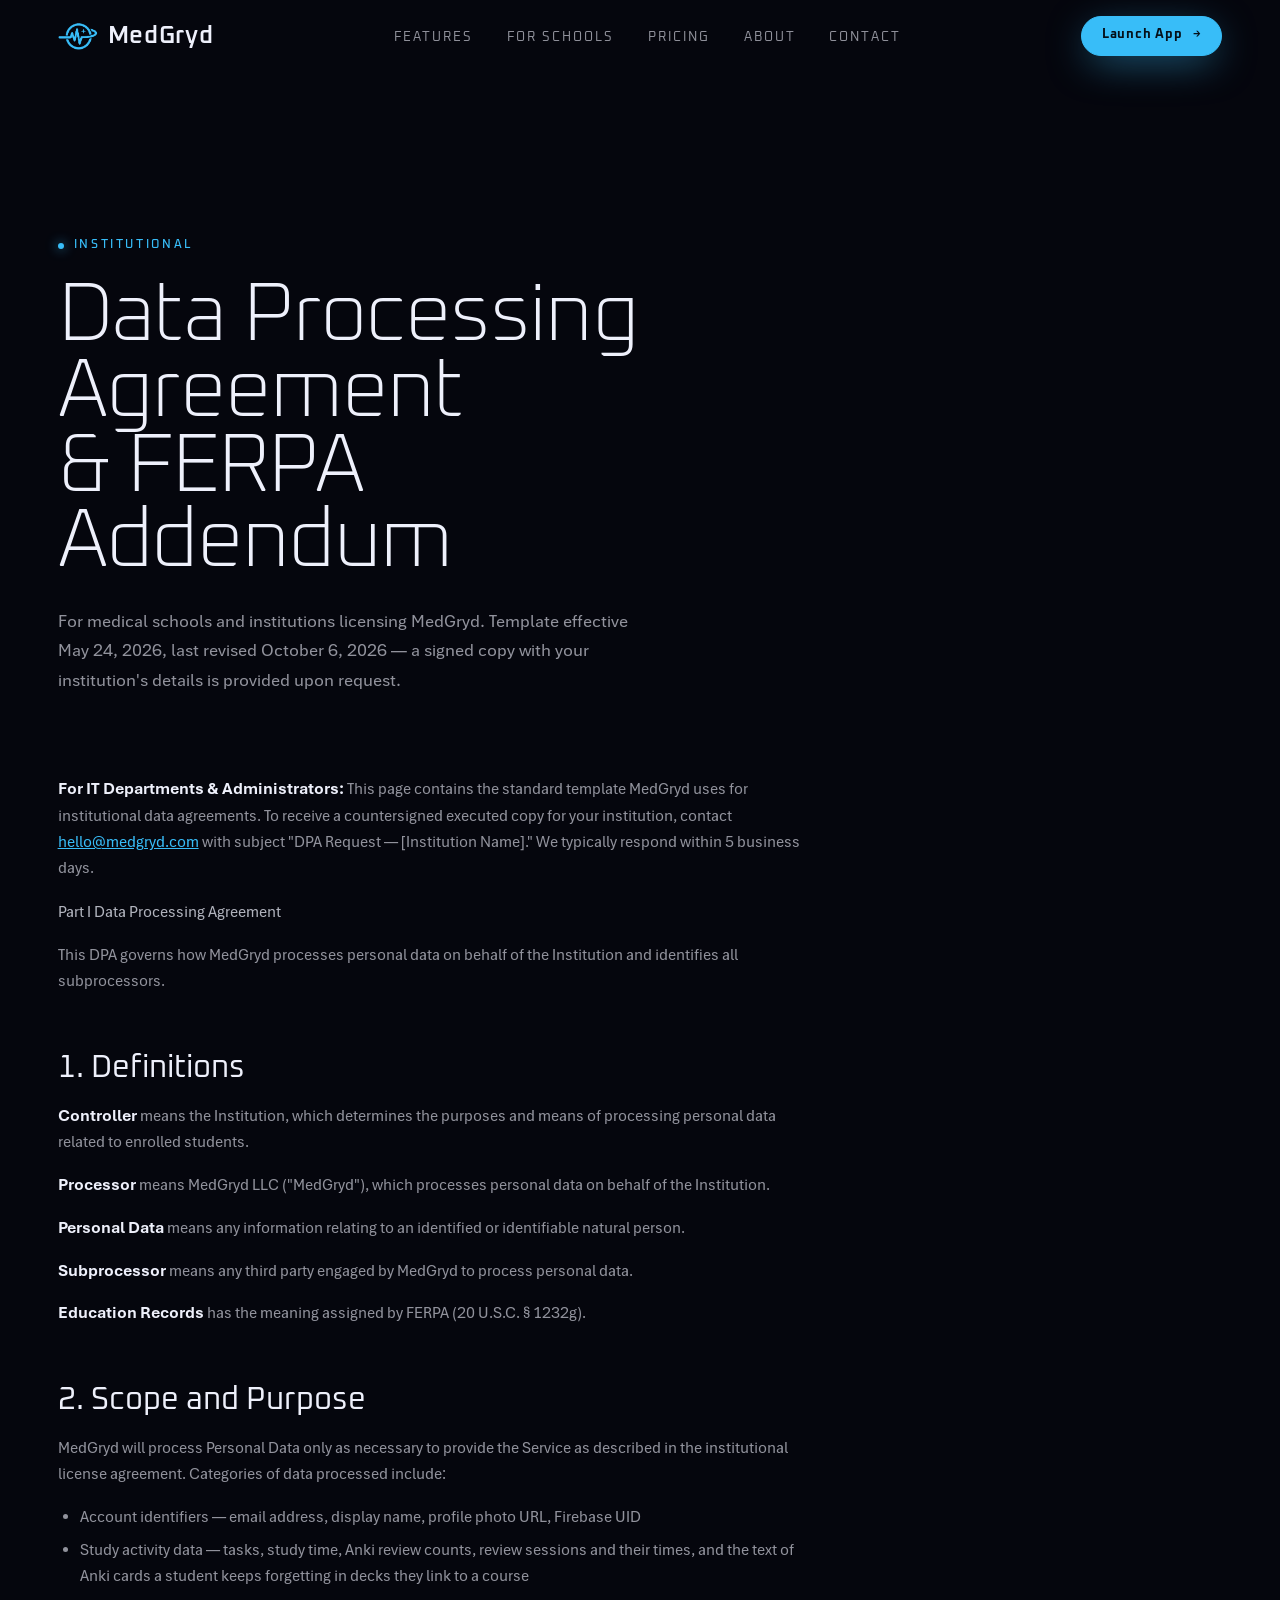
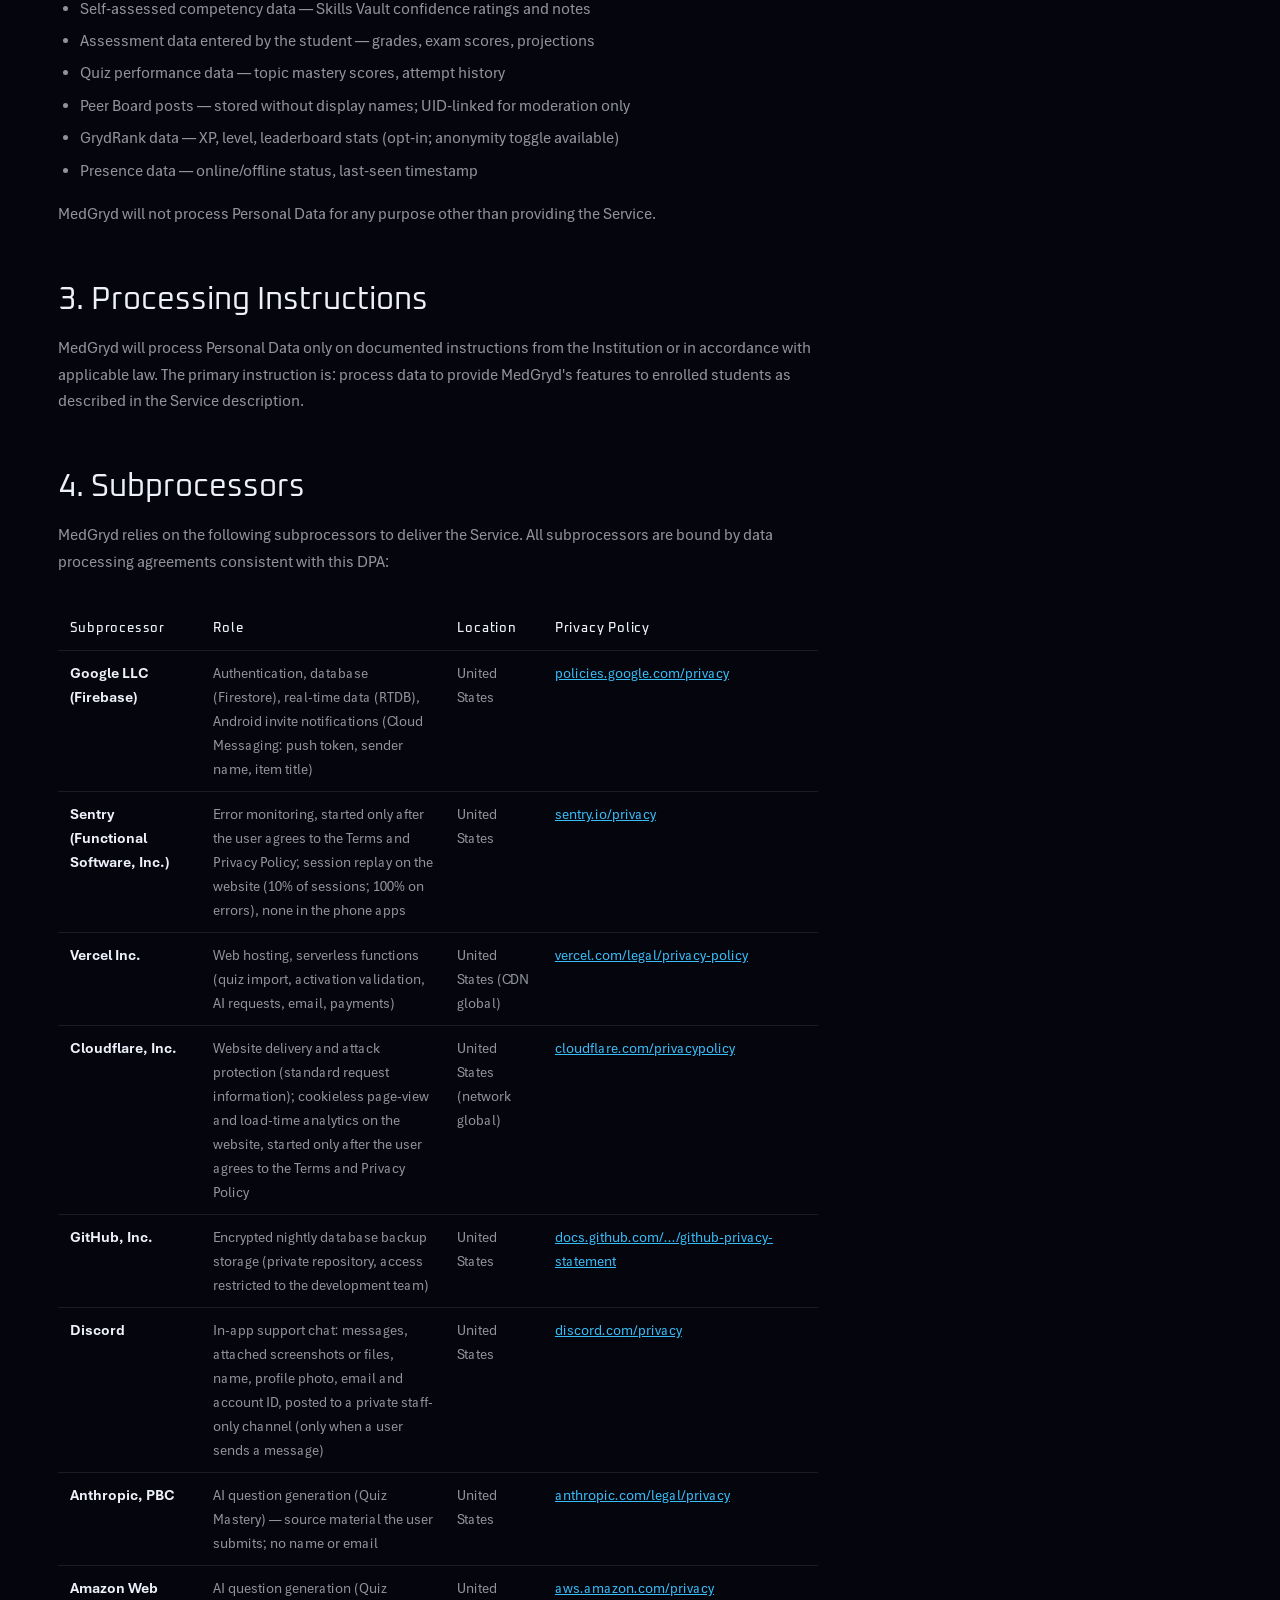
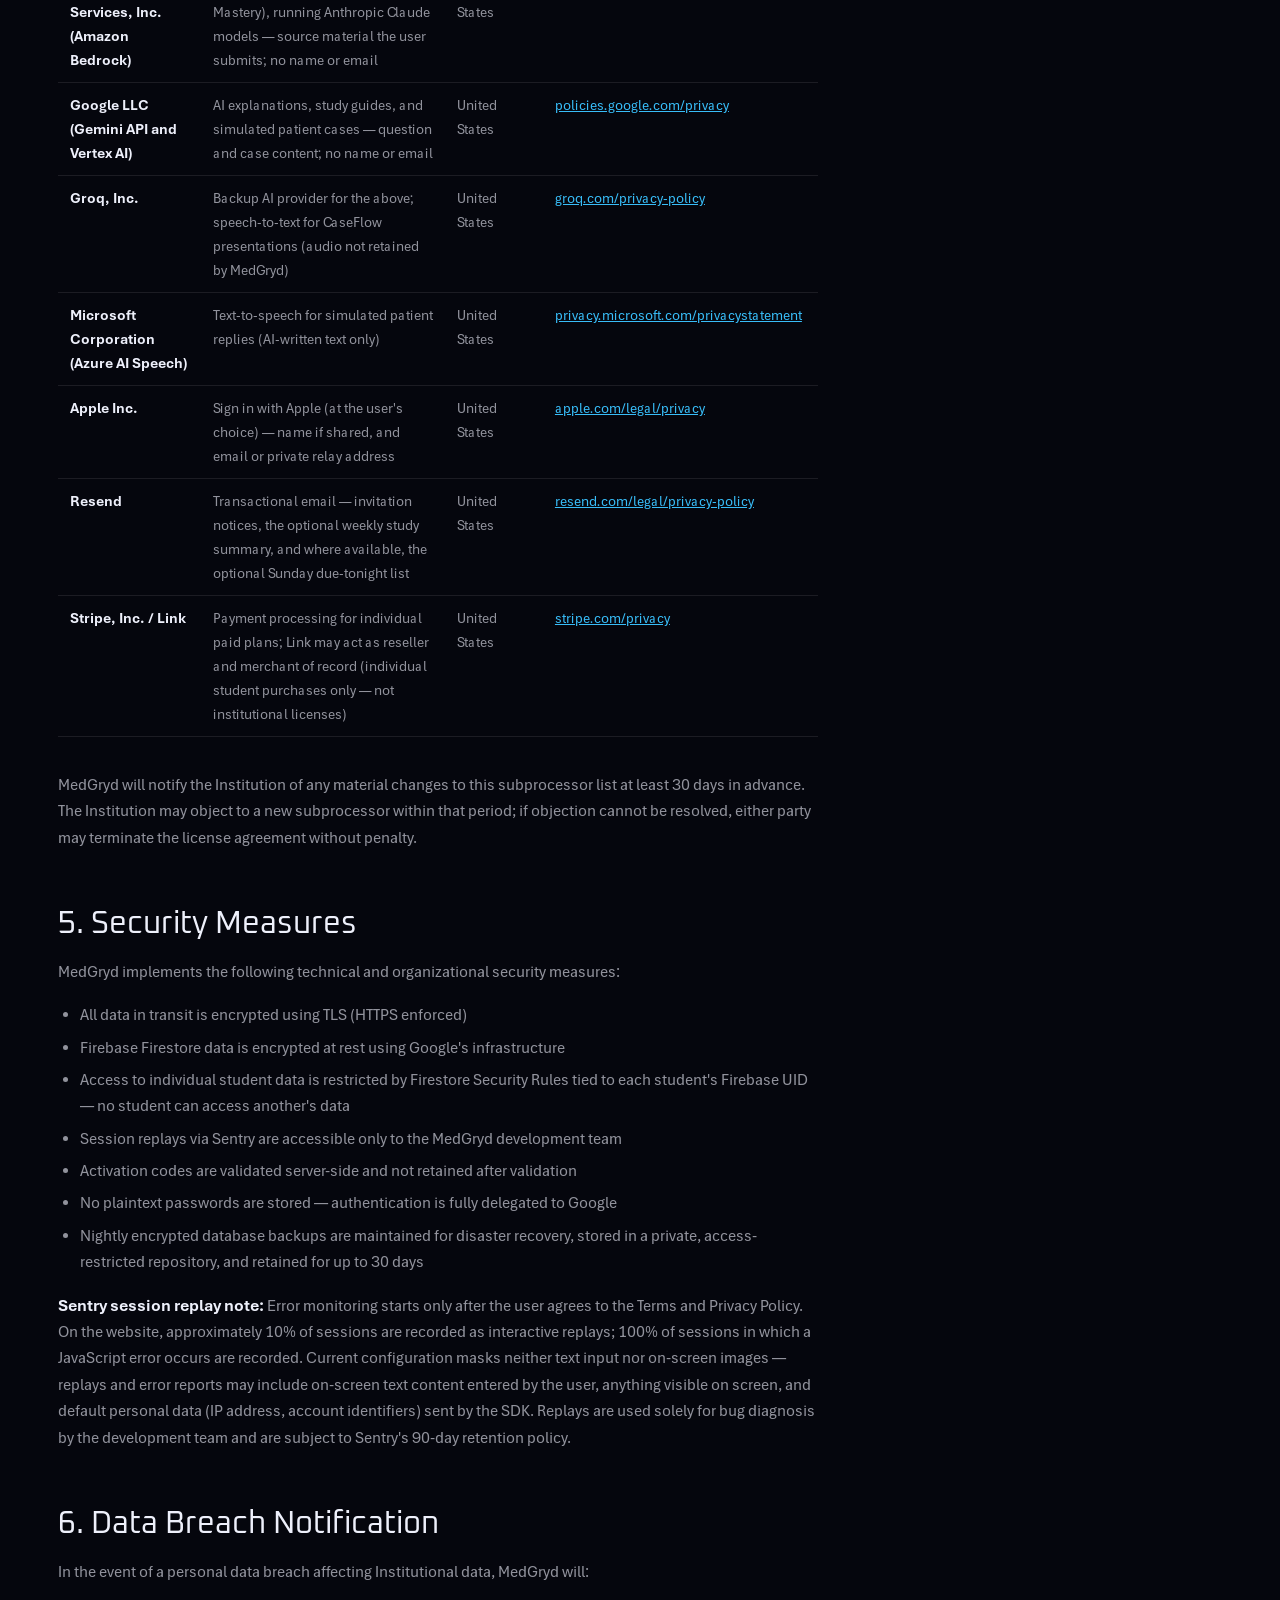
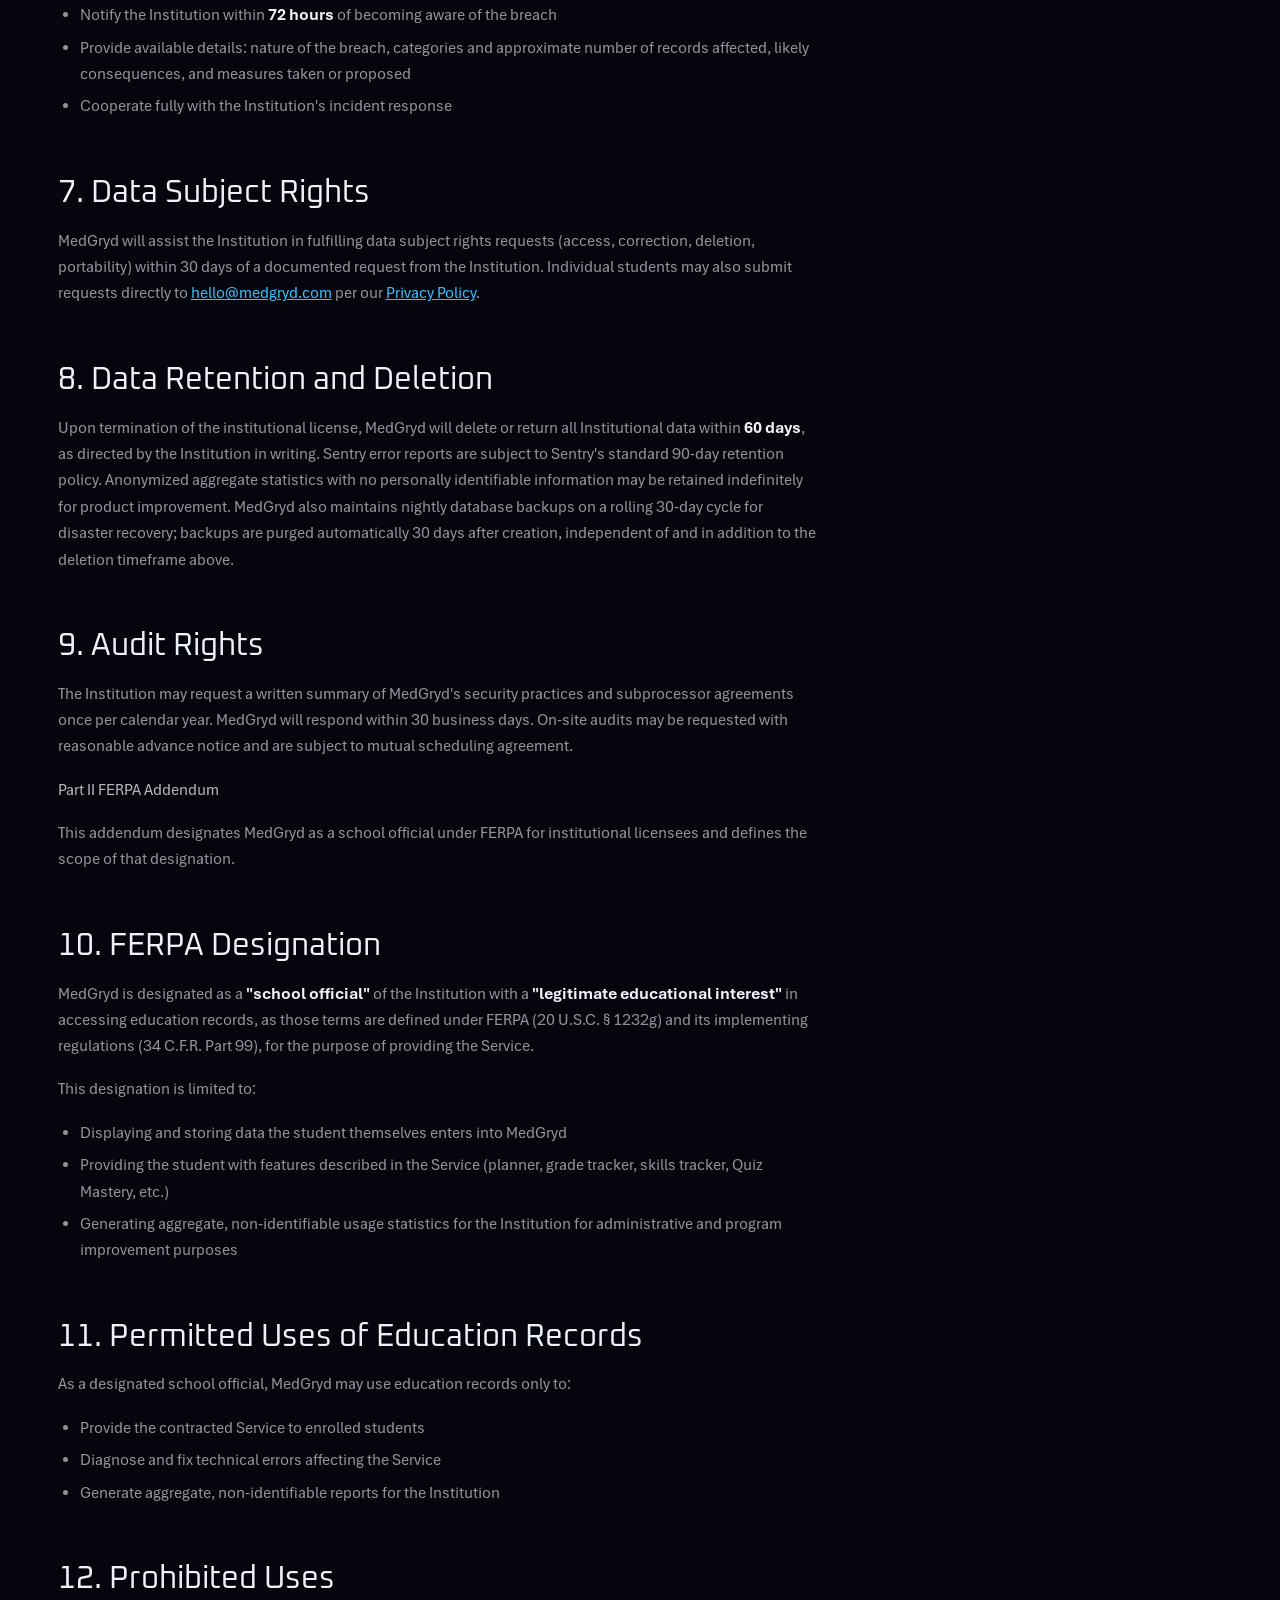
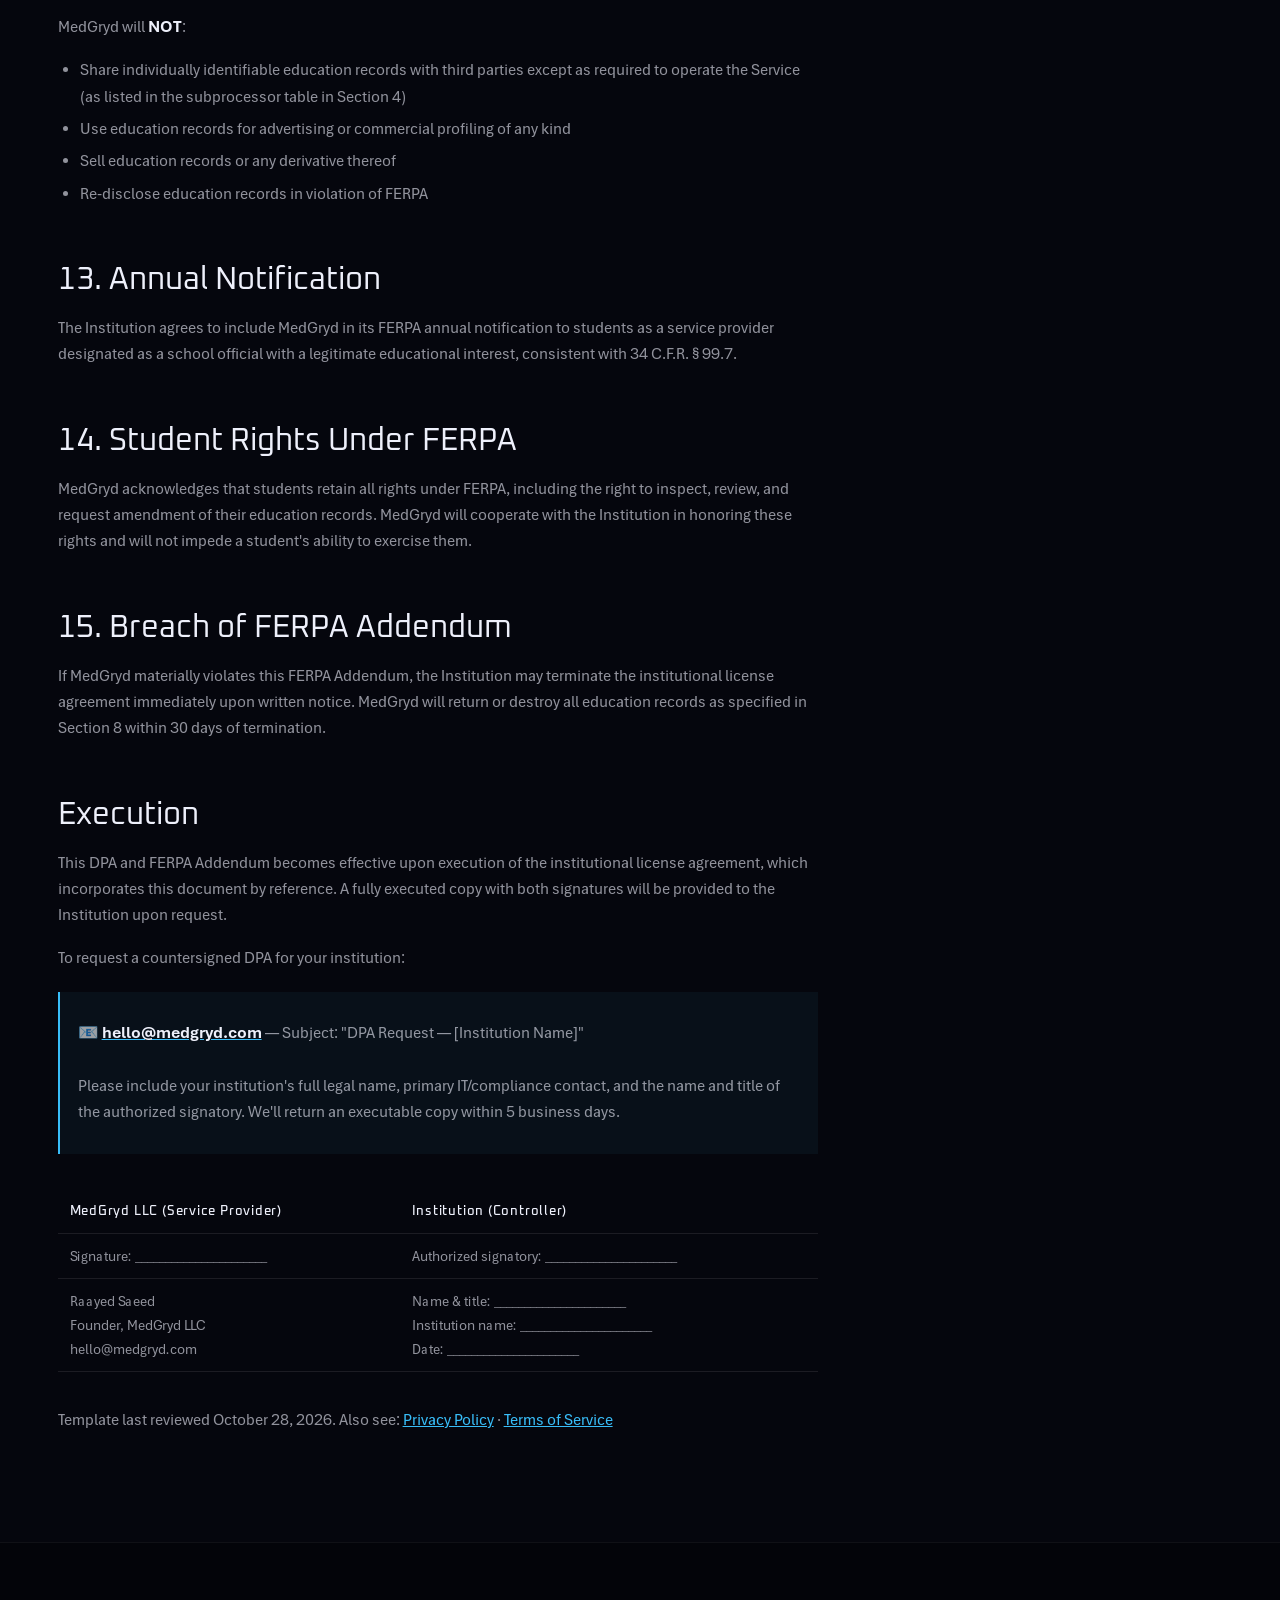
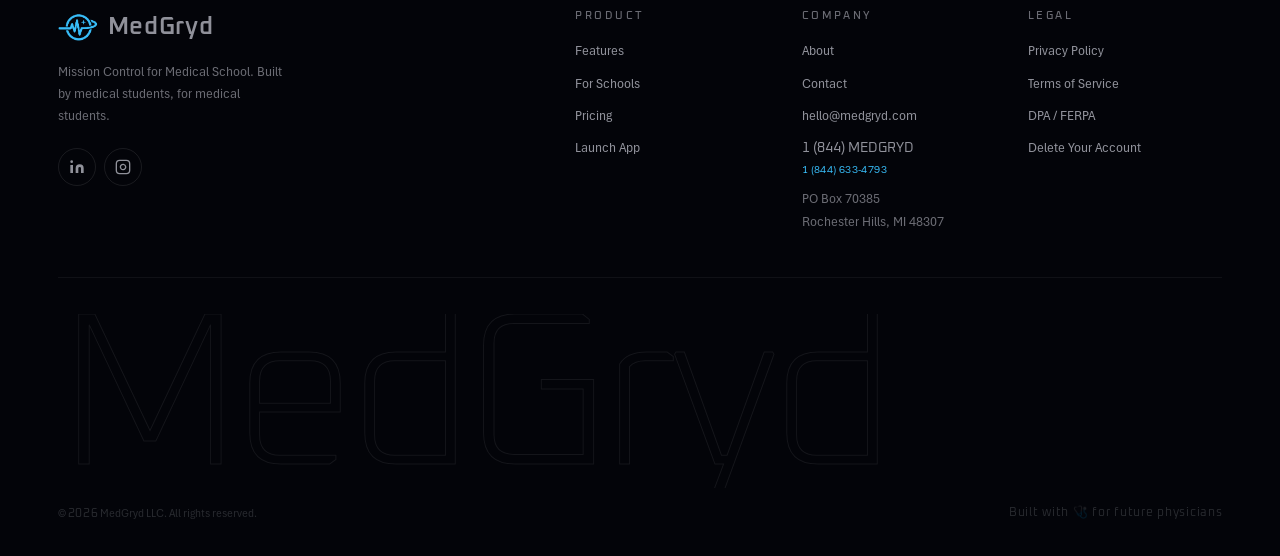
<file: dpa.html>
<!doctype html>
<html lang="en">
<head>
  <meta charset="utf-8" />
  <meta name="viewport" content="width=device-width, initial-scale=1" />
  <title>Data Processing Agreement & FERPA BAA — MedGryd</title>
  <meta name="description" content="MedGryd Data Processing Agreement and FERPA Business Associate Addendum for institutional licensing." />
  <meta name="theme-color" content="#05060d" />
  <link rel="canonical" href="https://medgryd.com/dpa.html" />
  <link rel="icon" type="image/svg+xml" href="favicon-1.svg" />
  <meta property="og:type" content="website" />
  <meta property="og:url" content="https://medgryd.com/dpa.html" />
  <meta property="og:title" content="Data Processing Agreement & FERPA BAA — MedGryd" />
  <meta property="og:description" content="MedGryd Data Processing Agreement and FERPA Business Associate Addendum for institutional licensing." />
  <meta property="og:image" content="https://medgryd.com/uploads/og-image.png" />
  <meta name="twitter:card" content="summary_large_image" />
  <link rel="preconnect" href="https://fonts.googleapis.com" />
  <link rel="preconnect" href="https://fonts.gstatic.com" crossorigin />
  <link href="https://fonts.googleapis.com/css2?family=Oxanium:wght@200;300;400;500;600;700&display=swap" rel="stylesheet" />
  <link rel="stylesheet" href="assets/site.css?v=6" />
  <script src="assets/site.js?v=3" defer></script>
</head>
<body>
<a class="skip" href="#main">Skip to content</a>
<!--NAV:START-->
<header class="nav" data-page="dpa">
  <div class="shell">
    <a class="brand" href="/" aria-label="MedGryd home"><img src="uploads/logo-blue.png" alt="" width="40" height="40" /><span>MedGryd</span></a>
    <nav aria-label="Primary">
      <ul class="nav-links">
        <li><a href="features.html">Features</a></li>
        <li><a href="schools.html">For Schools</a></li>
        <li><a href="pricing.html">Pricing</a></li>
        <li><a href="about.html">About</a></li>
        <li><a href="contact.html">Contact</a></li>
      </ul>
    </nav>
    <div class="nav-cta">
      <a class="pill solid sm" href="https://app.medgryd.com" target="_blank" rel="noopener">Launch App <span class="arr" aria-hidden="true">→</span></a>
      <button class="nav-burger" type="button" aria-label="Menu" aria-controls="nav-sheet" aria-expanded="false"><span></span><span></span></button>
    </div>
  </div>
</header>
<div class="nav-sheet" id="nav-sheet">
  <a href="features.html">Features</a>
  <a href="schools.html">For Schools</a>
  <a href="pricing.html">Pricing</a>
  <a href="about.html">About</a>
  <a href="contact.html">Contact</a>
  <a class="pill solid" href="https://app.medgryd.com" target="_blank" rel="noopener">Launch App <span class="arr" aria-hidden="true">→</span></a>
</div>
<!--NAV:END-->

<main id="main">
  <section class="page-hero" style="padding-bottom:clamp(40px,5vw,64px)">
    <div class="shell">
      <span class="eyebrow fade-up d0">Institutional</span>
      <h1 class="display fade-up d1" style="margin-top:22px;font-size:clamp(40px,6.4vw,96px)">Data Processing Agreement<br />&amp; FERPA Addendum</h1>
      <p class="lede fade-up d2">For medical schools and institutions licensing MedGryd. Template effective May 24, 2026, last revised October 6, 2026 — a signed copy with your institution's details is provided upon request.</p>
    </div>
  </section>
  <section class="section tight" style="padding-top:0">
    <div class="shell">
      <article class="prose">
<p><strong>For IT Departments &amp; Administrators:</strong> This page contains the standard template MedGryd uses for institutional data agreements. To receive a countersigned executed copy for your institution, contact <a href="mailto:hello@medgryd.com">hello@medgryd.com</a> with subject "DPA Request — [Institution Name]." We typically respond within 5 business days.</p>

Part I
Data Processing Agreement
<p>This DPA governs how MedGryd processes personal data on behalf of the Institution and identifies all subprocessors.</p>
<h2>1. Definitions</h2>
<p><strong>Controller</strong> means the Institution, which determines the purposes and means of processing personal data related to enrolled students.</p>
<p><strong>Processor</strong> means MedGryd LLC ("MedGryd"), which processes personal data on behalf of the Institution.</p>
<p><strong>Personal Data</strong> means any information relating to an identified or identifiable natural person.</p>
<p><strong>Subprocessor</strong> means any third party engaged by MedGryd to process personal data.</p>
<p><strong>Education Records</strong> has the meaning assigned by FERPA (20 U.S.C. § 1232g).</p>
<h2>2. Scope and Purpose</h2>
<p>MedGryd will process Personal Data only as necessary to provide the Service as described in the institutional license agreement. Categories of data processed include:</p>
<ul><li>Account identifiers — email address, display name, profile photo URL, Firebase UID</li>
<li>Study activity data — tasks, study time, Anki review counts, review sessions and their times, and the text of Anki cards a student keeps forgetting in decks they link to a course</li>
<li>Self-assessed competency data — Skills Vault confidence ratings and notes</li>
<li>Assessment data entered by the student — grades, exam scores, projections</li>
<li>Quiz performance data — topic mastery scores, attempt history</li>
<li>Peer Board posts — stored without display names; UID-linked for moderation only</li>
<li>GrydRank data — XP, level, leaderboard stats (opt-in; anonymity toggle available)</li>
<li>Presence data — online/offline status, last-seen timestamp</li>
</ul>
<p>MedGryd will not process Personal Data for any purpose other than providing the Service.</p>
<h2>3. Processing Instructions</h2>
<p>MedGryd will process Personal Data only on documented instructions from the Institution or in accordance with applicable law. The primary instruction is: process data to provide MedGryd's features to enrolled students as described in the Service description.</p>
<h2>4. Subprocessors</h2>
<p>MedGryd relies on the following subprocessors to deliver the Service. All subprocessors are bound by data processing agreements consistent with this DPA:</p>
<div class="table-scroll"><table><thead><tr><th>Subprocessor</th><th>Role</th><th>Location</th><th>Privacy Policy</th></tr>
</thead><tbody><tr><td><strong>Google LLC (Firebase)</strong></td><td>Authentication, database (Firestore), real-time data (RTDB), Android invite notifications (Cloud Messaging: push token, sender name, item title)</td><td>United States</td><td><a href="https://policies.google.com/privacy" target="_blank" rel="noopener">policies.google.com/privacy</a></td></tr>
<tr><td><strong>Sentry (Functional Software, Inc.)</strong></td><td>Error monitoring, started only after the user agrees to the Terms and Privacy Policy; session replay on the website (10% of sessions; 100% on errors), none in the phone apps</td><td>United States</td><td><a href="https://sentry.io/privacy/" target="_blank" rel="noopener">sentry.io/privacy</a></td></tr>
<tr><td><strong>Vercel Inc.</strong></td><td>Web hosting, serverless functions (quiz import, activation validation, AI requests, email, payments)</td><td>United States (CDN global)</td><td><a href="https://vercel.com/legal/privacy-policy" target="_blank" rel="noopener">vercel.com/legal/privacy-policy</a></td></tr>
<tr><td><strong>Cloudflare, Inc.</strong></td><td>Website delivery and attack protection (standard request information); cookieless page-view and load-time analytics on the website, started only after the user agrees to the Terms and Privacy Policy</td><td>United States (network global)</td><td><a href="https://www.cloudflare.com/privacypolicy/" target="_blank" rel="noopener">cloudflare.com/privacypolicy</a></td></tr>
<tr><td><strong>GitHub, Inc.</strong></td><td>Encrypted nightly database backup storage (private repository, access restricted to the development team)</td><td>United States</td><td><a href="https://docs.github.com/en/site-policy/privacy-policies/github-privacy-statement" target="_blank" rel="noopener">docs.github.com/.../github-privacy-statement</a></td></tr>
<tr><td><strong>Discord</strong></td><td>In-app support chat: messages, attached screenshots or files, name, profile photo, email and account ID, posted to a private staff-only channel (only when a user sends a message)</td><td>United States</td><td><a href="https://discord.com/privacy" target="_blank" rel="noopener">discord.com/privacy</a></td></tr>
<tr><td><strong>Anthropic, PBC</strong></td><td>AI question generation (Quiz Mastery) — source material the user submits; no name or email</td><td>United States</td><td><a href="https://www.anthropic.com/legal/privacy" target="_blank" rel="noopener">anthropic.com/legal/privacy</a></td></tr>
<tr><td><strong>Amazon Web Services, Inc. (Amazon Bedrock)</strong></td><td>AI question generation (Quiz Mastery), running Anthropic Claude models — source material the user submits; no name or email</td><td>United States</td><td><a href="https://aws.amazon.com/privacy/" target="_blank" rel="noopener">aws.amazon.com/privacy</a></td></tr>
<tr><td><strong>Google LLC (Gemini API and Vertex AI)</strong></td><td>AI explanations, study guides, and simulated patient cases — question and case content; no name or email</td><td>United States</td><td><a href="https://policies.google.com/privacy" target="_blank" rel="noopener">policies.google.com/privacy</a></td></tr>
<tr><td><strong>Groq, Inc.</strong></td><td>Backup AI provider for the above; speech-to-text for CaseFlow presentations (audio not retained by MedGryd)</td><td>United States</td><td><a href="https://groq.com/privacy-policy/" target="_blank" rel="noopener">groq.com/privacy-policy</a></td></tr>
<tr><td><strong>Microsoft Corporation (Azure AI Speech)</strong></td><td>Text-to-speech for simulated patient replies (AI-written text only)</td><td>United States</td><td><a href="https://privacy.microsoft.com/privacystatement" target="_blank" rel="noopener">privacy.microsoft.com/privacystatement</a></td></tr>
<tr><td><strong>Apple Inc.</strong></td><td>Sign in with Apple (at the user's choice) — name if shared, and email or private relay address</td><td>United States</td><td><a href="https://www.apple.com/legal/privacy/" target="_blank" rel="noopener">apple.com/legal/privacy</a></td></tr>
<tr><td><strong>Resend</strong></td><td>Transactional email — invitation notices, the optional weekly study summary, and where available, the optional Sunday due-tonight list</td><td>United States</td><td><a href="https://resend.com/legal/privacy-policy" target="_blank" rel="noopener">resend.com/legal/privacy-policy</a></td></tr>
<tr><td><strong>Stripe, Inc. / Link</strong></td><td>Payment processing for individual paid plans; Link may act as reseller and merchant of record (individual student purchases only — not institutional licenses)</td><td>United States</td><td><a href="https://stripe.com/privacy" target="_blank" rel="noopener">stripe.com/privacy</a></td></tr>
</tbody></table></div>
<p>MedGryd will notify the Institution of any material changes to this subprocessor list at least 30 days in advance. The Institution may object to a new subprocessor within that period; if objection cannot be resolved, either party may terminate the license agreement without penalty.</p>
<h2>5. Security Measures</h2>
<p>MedGryd implements the following technical and organizational security measures:</p>
<ul><li>All data in transit is encrypted using TLS (HTTPS enforced)</li>
<li>Firebase Firestore data is encrypted at rest using Google's infrastructure</li>
<li>Access to individual student data is restricted by Firestore Security Rules tied to each student's Firebase UID — no student can access another's data</li>
<li>Session replays via Sentry are accessible only to the MedGryd development team</li>
<li>Activation codes are validated server-side and not retained after validation</li>
<li>No plaintext passwords are stored — authentication is fully delegated to Google</li>
<li>Nightly encrypted database backups are maintained for disaster recovery, stored in a private, access-restricted repository, and retained for up to 30 days</li>
</ul>
<p><strong>Sentry session replay note:</strong> Error monitoring starts only after the user agrees to the Terms and Privacy Policy. On the website, approximately 10% of sessions are recorded as interactive replays; 100% of sessions in which a JavaScript error occurs are recorded. Current configuration masks neither text input nor on-screen images — replays and error reports may include on-screen text content entered by the user, anything visible on screen, and default personal data (IP address, account identifiers) sent by the SDK. Replays are used solely for bug diagnosis by the development team and are subject to Sentry's 90-day retention policy.</p>
<h2>6. Data Breach Notification</h2>
<p>In the event of a personal data breach affecting Institutional data, MedGryd will:</p>
<ul><li>Notify the Institution within <strong>72 hours</strong> of becoming aware of the breach</li>
<li>Provide available details: nature of the breach, categories and approximate number of records affected, likely consequences, and measures taken or proposed</li>
<li>Cooperate fully with the Institution's incident response</li>
</ul>
<h2>7. Data Subject Rights</h2>
<p>MedGryd will assist the Institution in fulfilling data subject rights requests (access, correction, deletion, portability) within 30 days of a documented request from the Institution. Individual students may also submit requests directly to <a href="mailto:hello@medgryd.com">hello@medgryd.com</a> per our <a href="privacy.html">Privacy Policy</a>.</p>
<h2>8. Data Retention and Deletion</h2>
<p>Upon termination of the institutional license, MedGryd will delete or return all Institutional data within <strong>60 days</strong>, as directed by the Institution in writing. Sentry error reports are subject to Sentry's standard 90-day retention policy. Anonymized aggregate statistics with no personally identifiable information may be retained indefinitely for product improvement. MedGryd also maintains nightly database backups on a rolling 30-day cycle for disaster recovery; backups are purged automatically 30 days after creation, independent of and in addition to the deletion timeframe above.</p>
<h2>9. Audit Rights</h2>
<p>The Institution may request a written summary of MedGryd's security practices and subprocessor agreements once per calendar year. MedGryd will respond within 30 business days. On-site audits may be requested with reasonable advance notice and are subject to mutual scheduling agreement.</p>
Part II
FERPA Addendum
<p>This addendum designates MedGryd as a school official under FERPA for institutional licensees and defines the scope of that designation.</p>
<h2>10. FERPA Designation</h2>
<p>MedGryd is designated as a <strong>"school official"</strong> of the Institution with a <strong>"legitimate educational interest"</strong> in accessing education records, as those terms are defined under FERPA (20 U.S.C. § 1232g) and its implementing regulations (34 C.F.R. Part 99), for the purpose of providing the Service.</p>
<p>This designation is limited to:</p>
<ul><li>Displaying and storing data the student themselves enters into MedGryd</li>
<li>Providing the student with features described in the Service (planner, grade tracker, skills tracker, Quiz Mastery, etc.)</li>
<li>Generating aggregate, non-identifiable usage statistics for the Institution for administrative and program improvement purposes</li>
</ul>
<h2>11. Permitted Uses of Education Records</h2>
<p>As a designated school official, MedGryd may use education records only to:</p>
<ul><li>Provide the contracted Service to enrolled students</li>
<li>Diagnose and fix technical errors affecting the Service</li>
<li>Generate aggregate, non-identifiable reports for the Institution</li>
</ul>
<h2>12. Prohibited Uses</h2>
<p>MedGryd will <strong>NOT</strong>:</p>
<ul><li>Share individually identifiable education records with third parties except as required to operate the Service (as listed in the subprocessor table in Section 4)</li>
<li>Use education records for advertising or commercial profiling of any kind</li>
<li>Sell education records or any derivative thereof</li>
<li>Re-disclose education records in violation of FERPA</li>
</ul>
<h2>13. Annual Notification</h2>
<p>The Institution agrees to include MedGryd in its FERPA annual notification to students as a service provider designated as a school official with a legitimate educational interest, consistent with 34 C.F.R. § 99.7.</p>
<h2>14. Student Rights Under FERPA</h2>
<p>MedGryd acknowledges that students retain all rights under FERPA, including the right to inspect, review, and request amendment of their education records. MedGryd will cooperate with the Institution in honoring these rights and will not impede a student's ability to exercise them.</p>
<h2>15. Breach of FERPA Addendum</h2>
<p>If MedGryd materially violates this FERPA Addendum, the Institution may terminate the institutional license agreement immediately upon written notice. MedGryd will return or destroy all education records as specified in Section 8 within 30 days of termination.</p>
<h2>Execution</h2>
<p>This DPA and FERPA Addendum becomes effective upon execution of the institutional license agreement, which incorporates this document by reference. A fully executed copy with both signatures will be provided to the Institution upon request.</p>
<p>To request a countersigned DPA for your institution:</p>

<div class="callout"><p>📧 <a href="mailto:hello@medgryd.com"><strong>hello@medgryd.com</strong></a> — Subject: "DPA Request — [Institution Name]"<br /><br />Please include your institution's full legal name, primary IT/compliance contact, and the name and title of the authorized signatory. We'll return an executable copy within 5 business days.</p></div>

<div class="table-scroll"><table class="sig"><thead><tr><th>MedGryd LLC (Service Provider)</th><th>Institution (Controller)</th></tr></thead><tbody>
<tr><td>Signature: ______________________</td><td>Authorized signatory: ______________________</td></tr>
<tr><td>Raayed Saeed<br />Founder, MedGryd LLC<br />hello@medgryd.com</td><td>Name &amp; title: ______________________<br />Institution name: ______________________<br />Date: ______________________</td></tr>
</tbody></table></div>
<p>Template last reviewed October 28, 2026. Also see: <a href="privacy.html">Privacy Policy</a> · <a href="terms.html">Terms of Service</a></p>
      </article>
    </div>
  </section>
</main>

<!--FOOTER:START-->
<footer class="footer">
  <div class="shell">
    <div class="footer-top">
      <div>
        <a class="brand" href="/" aria-label="MedGryd home"><img src="uploads/logo-blue.png" alt="" width="40" height="40" /><span>MedGryd</span></a>
        <p class="tagline">Mission Control for Medical School. Built by medical students, for medical students.</p>
        <div class="socials">
          <a href="https://www.linkedin.com/company/medgryd" target="_blank" rel="noopener" aria-label="MedGryd on LinkedIn"><svg width="16" height="16" viewBox="0 0 24 24" fill="currentColor" aria-hidden="true"><path d="M16 8a6 6 0 0 1 6 6v7h-4v-7a2 2 0 0 0-4 0v7h-4v-7a6 6 0 0 1 6-6zM2 9h4v12H2z"/><circle cx="4" cy="4" r="2"/></svg></a>
          <a href="https://instagram.com/medgryd" target="_blank" rel="noopener" aria-label="MedGryd on Instagram"><svg width="16" height="16" viewBox="0 0 24 24" fill="none" stroke="currentColor" stroke-width="2" aria-hidden="true"><rect x="2" y="2" width="20" height="20" rx="5"/><path d="M16 11.37A4 4 0 1 1 12.63 8 4 4 0 0 1 16 11.37z"/><path d="M17.5 6.5h.01"/></svg></a>
        </div>
      </div>
      <div>
        <h4>Product</h4>
        <ul><li><a href="features.html">Features</a></li><li><a href="schools.html">For Schools</a></li><li><a href="pricing.html">Pricing</a></li><li><a href="https://app.medgryd.com" target="_blank" rel="noopener">Launch App</a></li></ul>
      </div>
      <div>
        <h4>Company</h4>
        <ul><li><a href="about.html">About</a></li><li><a href="contact.html">Contact</a></li><li><a href="mailto:hello@medgryd.com">hello@medgryd.com</a></li><li><a class="phone-link" href="tel:+18446334793" aria-label="Call MedGryd at 1 844 633 4793"><span class="phone-name">1 (844) MEDGRYD</span><small>1 (844) 633-4793</small></a></li></ul>
        <address>PO Box 70385<br />Rochester Hills, MI 48307</address>
      </div>
      <div>
        <h4>Legal</h4>
        <ul><li><a href="privacy.html">Privacy Policy</a></li><li><a href="terms.html">Terms of Service</a></li><li><a href="dpa.html">DPA / FERPA</a></li><li><a href="delete-account.html">Delete Your Account</a></li></ul>
      </div>
    </div>
    <div class="footer-word" aria-hidden="true">MedGryd</div>
    <div class="footer-bot"><span>© <span data-year>2026</span> MedGryd LLC. All rights reserved.</span><span>Built with 🩺 for future physicians</span></div>
  </div>
</footer>
<!--FOOTER:END-->
</body>
</html>
</file>
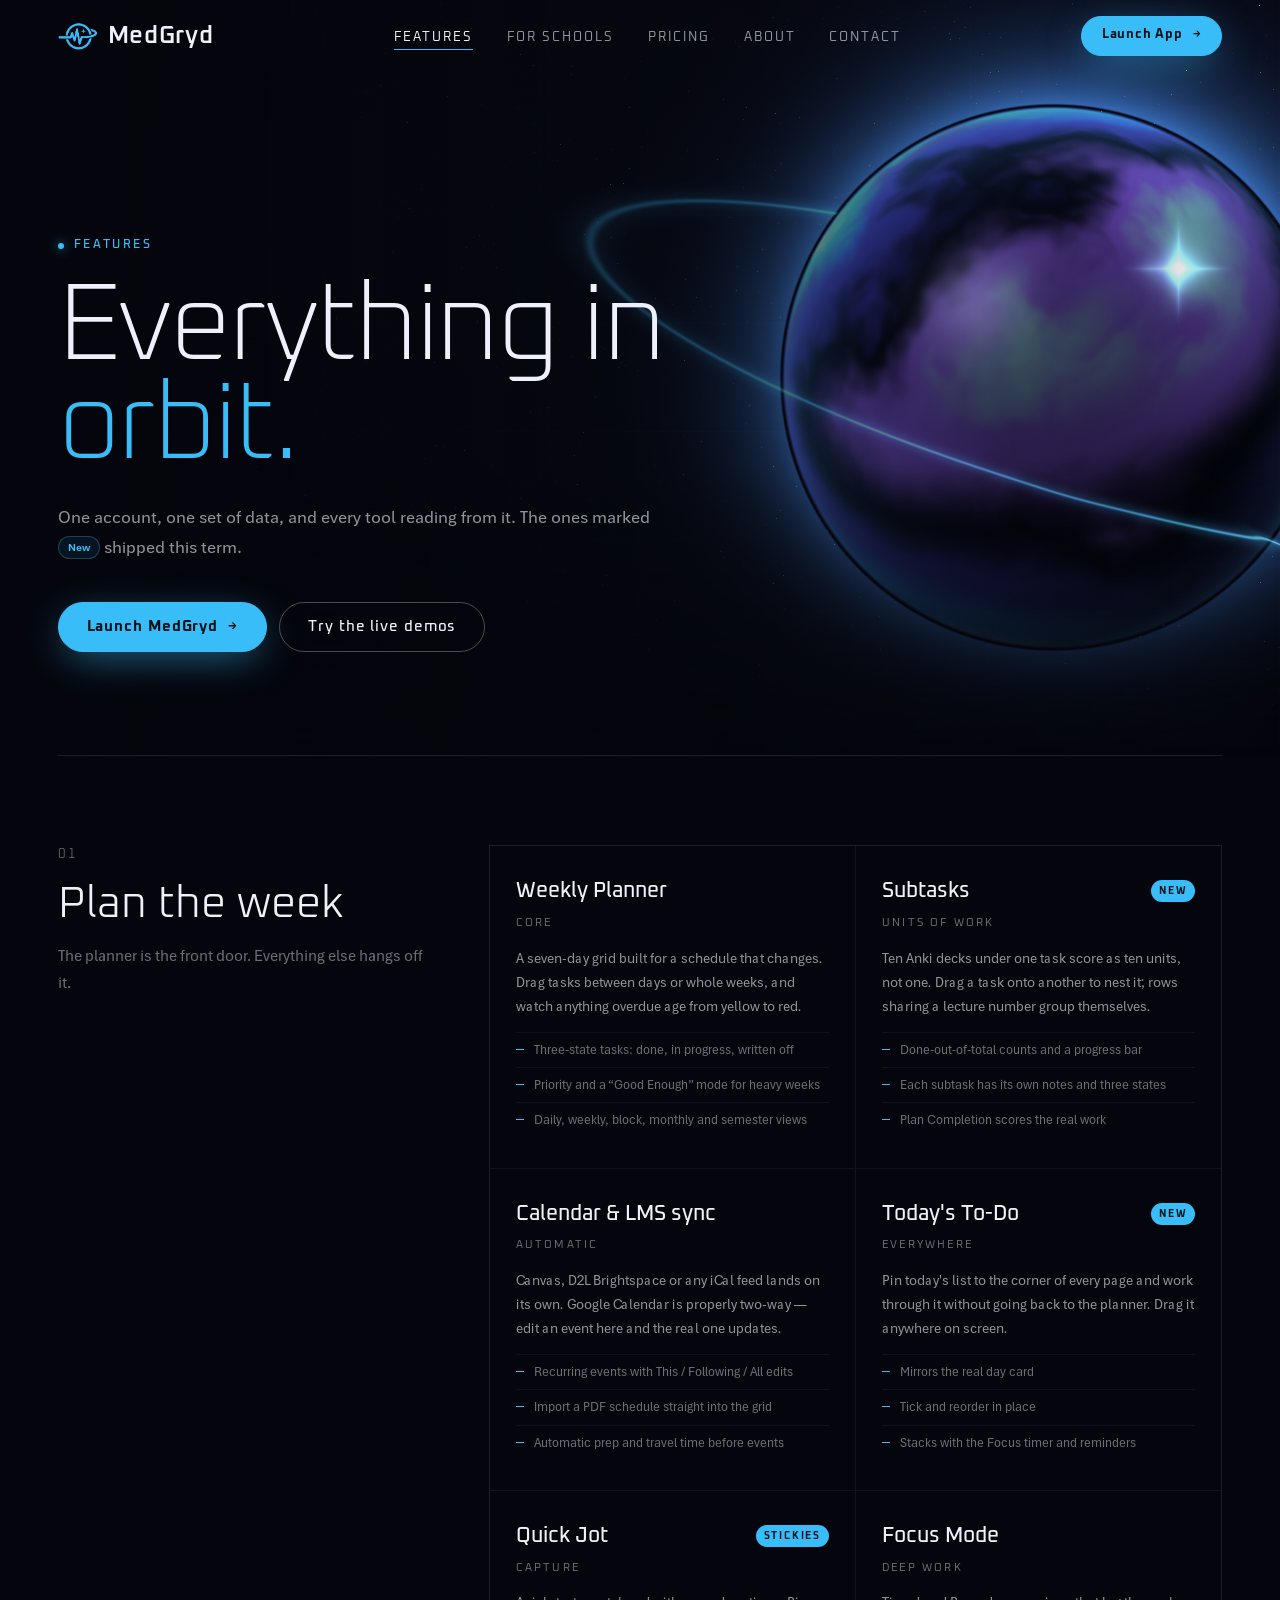
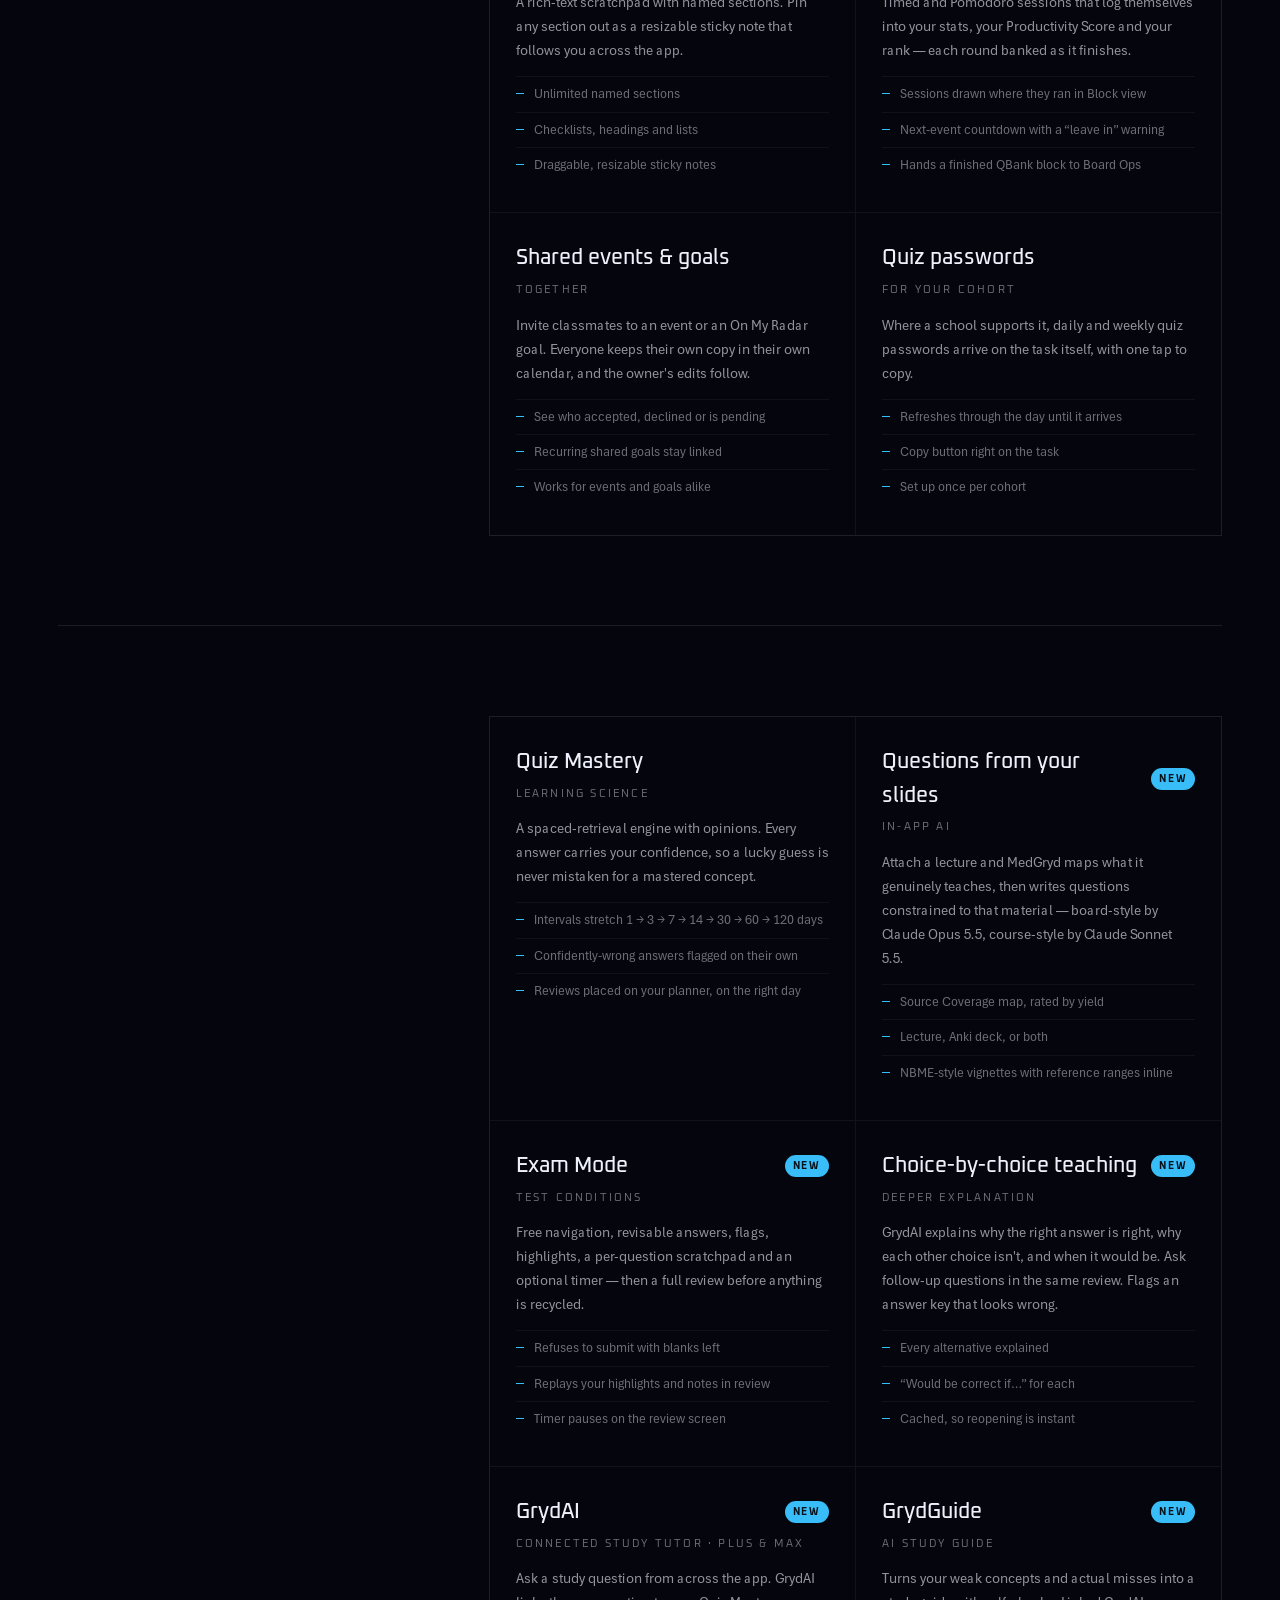
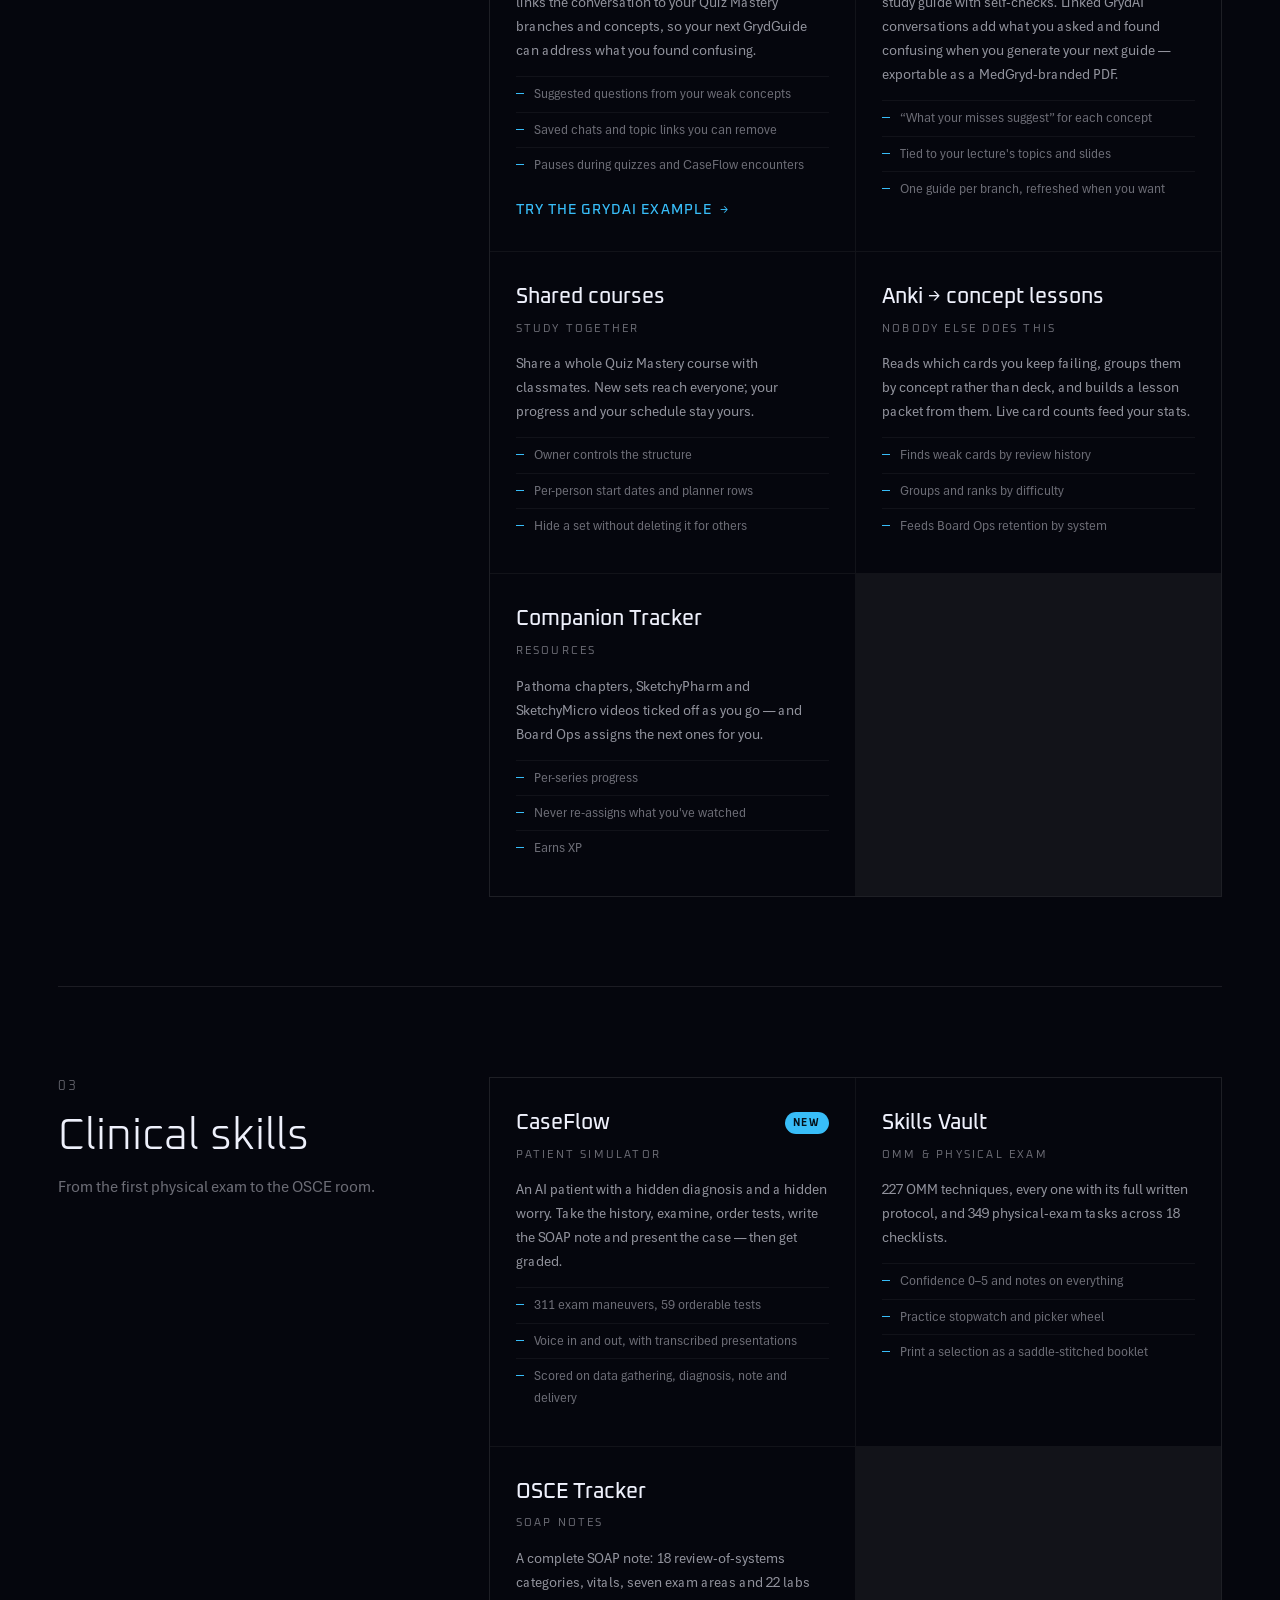
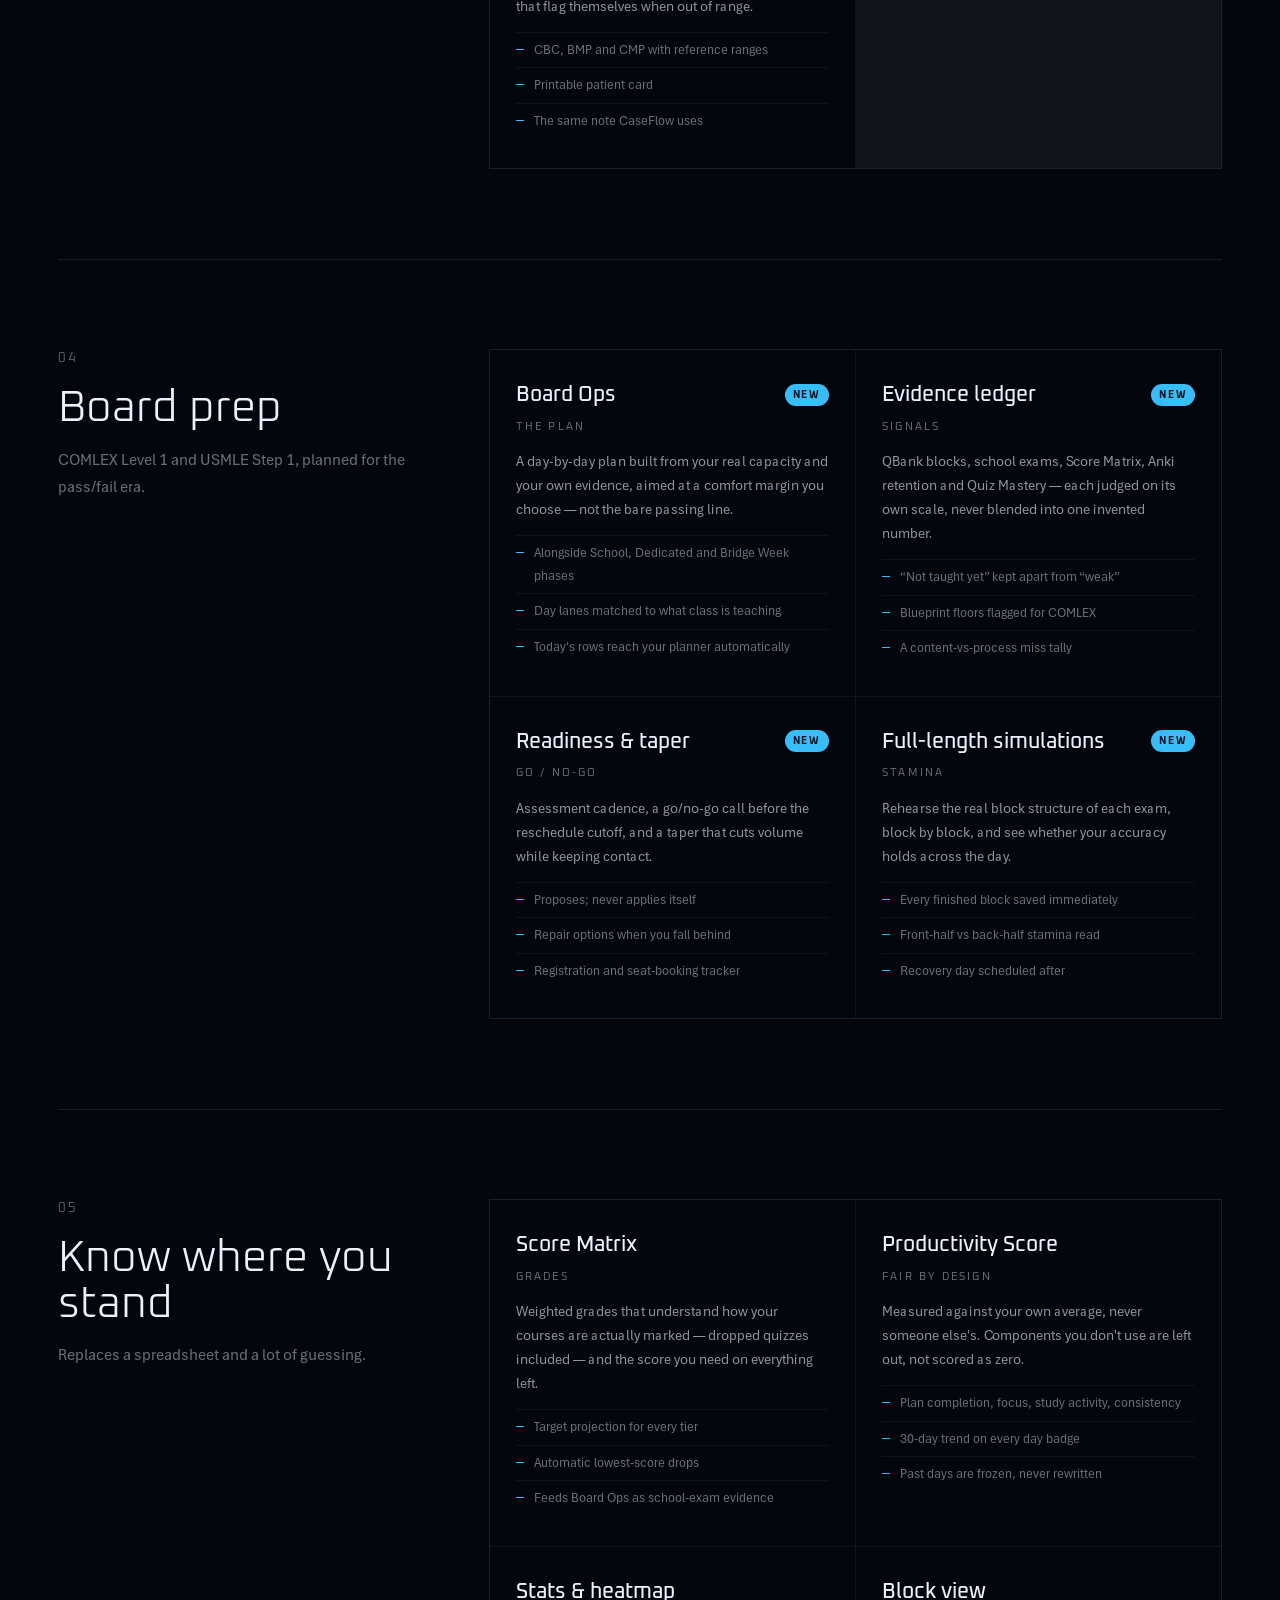
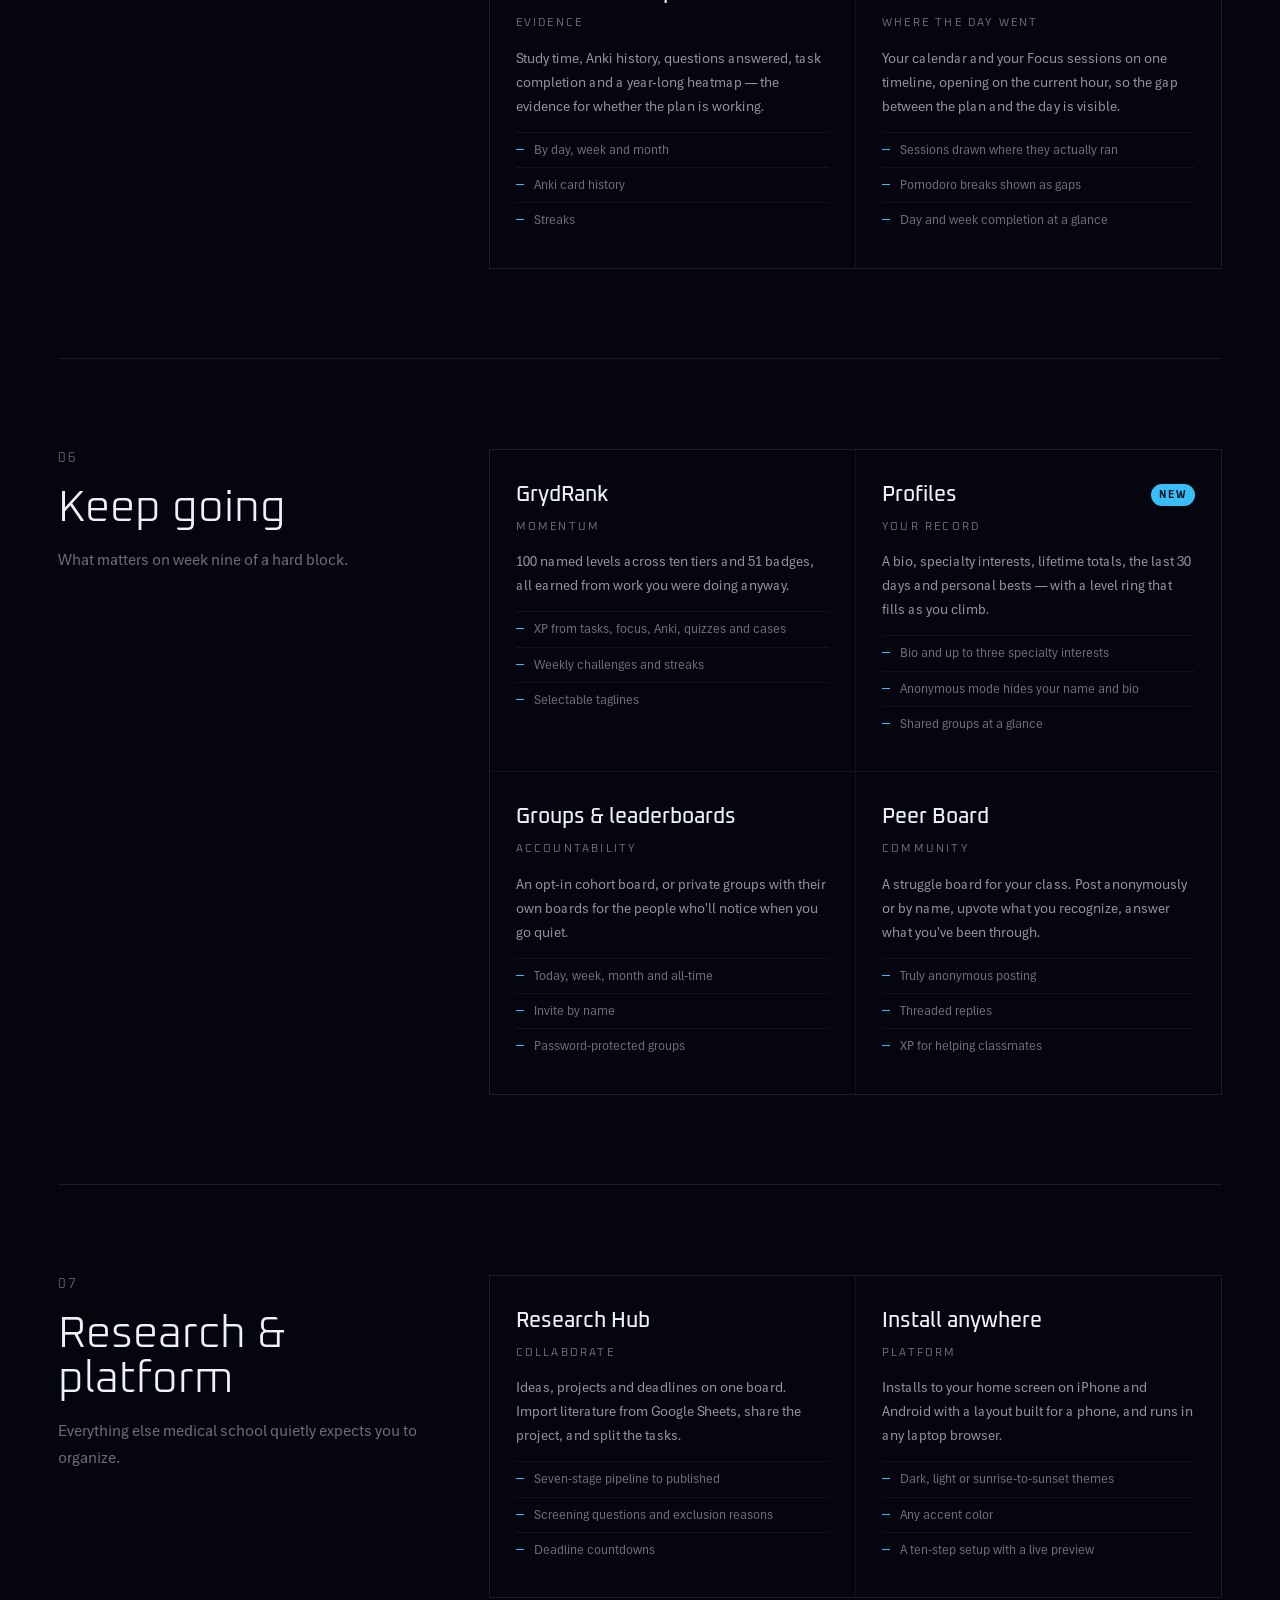
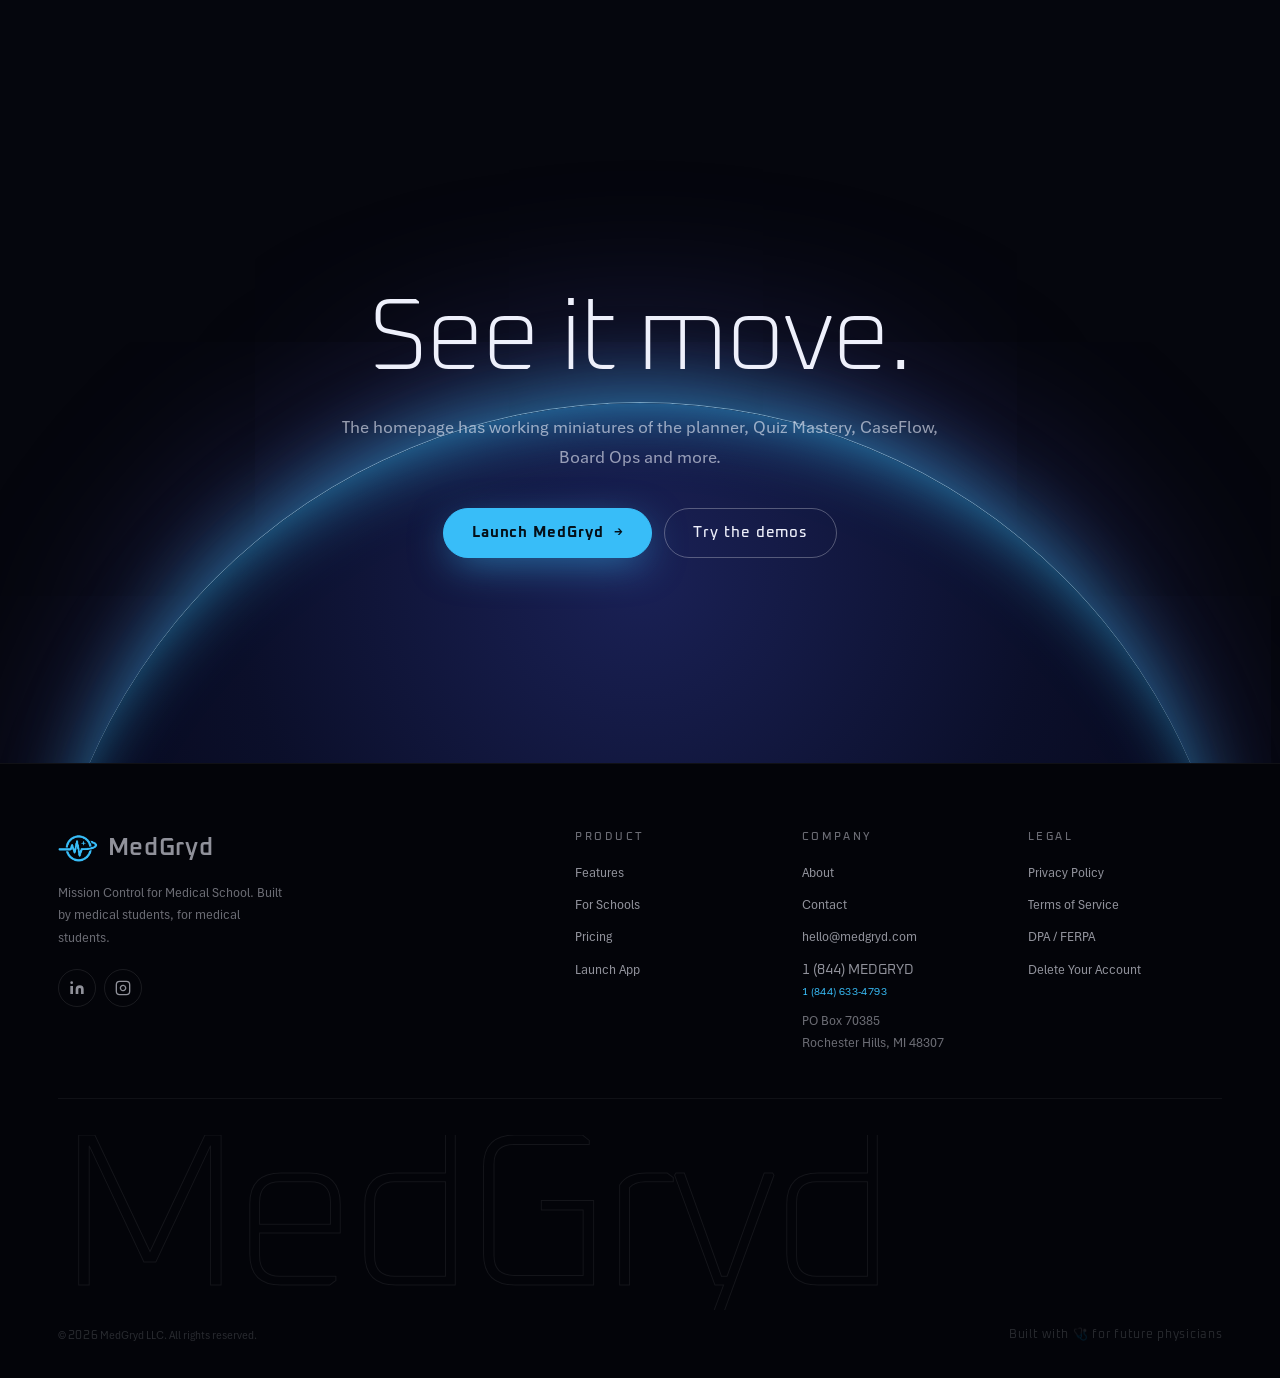
<file: features.html>
<!doctype html>
<html lang="en">
<head>
  <meta charset="utf-8" />
  <meta name="viewport" content="width=device-width, initial-scale=1" />
  <title>Features — MedGryd</title>
  <meta name="description" content="Every tool in MedGryd: the weekly planner, Quiz Mastery with AI question generation, CaseFlow patient simulations, Board Ops, Skills Vault, OSCE Tracker, Score Matrix, GrydRank and more." />
  <meta name="theme-color" content="#05060d" />
  <link rel="canonical" href="https://medgryd.com/features.html" />
  <link rel="icon" type="image/svg+xml" href="favicon-1.svg" />
  <meta property="og:type" content="website" />
  <meta property="og:url" content="https://medgryd.com/features.html" />
  <meta property="og:title" content="Features — MedGryd" />
  <meta property="og:description" content="Every tool in MedGryd, from the planner to CaseFlow and Board Ops." />
  <meta property="og:image" content="https://medgryd.com/uploads/og-image.png" />
  <meta name="twitter:card" content="summary_large_image" />
  <link rel="preconnect" href="https://fonts.googleapis.com" />
  <link rel="preconnect" href="https://fonts.gstatic.com" crossorigin />
  <link href="https://fonts.googleapis.com/css2?family=Oxanium:wght@200;300;400;500;600;700&display=swap" rel="stylesheet" />
  <link rel="stylesheet" href="assets/site.css?v=6" />
  <script src="assets/site.js?v=3" defer></script>
  <script src="assets/planet.js?v=3" defer></script>
</head>
<body>
<a class="skip" href="#main">Skip to content</a>
<!--NAV:START-->
<header class="nav" data-page="features">
  <div class="shell">
    <a class="brand" href="/" aria-label="MedGryd home"><img src="uploads/logo-blue.png" alt="" width="40" height="40" /><span>MedGryd</span></a>
    <nav aria-label="Primary">
      <ul class="nav-links">
        <li><a href="features.html" aria-current="page">Features</a></li>
        <li><a href="schools.html">For Schools</a></li>
        <li><a href="pricing.html">Pricing</a></li>
        <li><a href="about.html">About</a></li>
        <li><a href="contact.html">Contact</a></li>
      </ul>
    </nav>
    <div class="nav-cta">
      <a class="pill solid sm" href="https://app.medgryd.com" target="_blank" rel="noopener">Launch App <span class="arr" aria-hidden="true">→</span></a>
      <button class="nav-burger" type="button" aria-label="Menu" aria-controls="nav-sheet" aria-expanded="false"><span></span><span></span></button>
    </div>
  </div>
</header>
<div class="nav-sheet" id="nav-sheet">
  <a href="features.html" aria-current="page">Features</a>
  <a href="schools.html">For Schools</a>
  <a href="pricing.html">Pricing</a>
  <a href="about.html">About</a>
  <a href="contact.html">Contact</a>
  <a class="pill solid" href="https://app.medgryd.com" target="_blank" rel="noopener">Launch App <span class="arr" aria-hidden="true">→</span></a>
</div>
<!--NAV:END-->

<main id="main">
  <section class="page-hero">
    <div class="planetlet" aria-hidden="true"></div>
    <canvas class="hero-canvas" data-planet="side" aria-hidden="true"></canvas>
    <div class="shell">
      <span class="eyebrow fade-up d0">Features</span>
      <h1 class="display fade-up d1" style="margin-top:22px">Everything in <em>orbit.</em></h1>
      <p class="lede fade-up d2">One account, one set of data, and every tool reading from it. The ones marked <span class="chip" style="vertical-align:2px">New</span> shipped this term.</p>
      <div class="hero-actions fade-up d3" style="justify-content:flex-start">
        <a class="pill solid" href="https://app.medgryd.com" target="_blank" rel="noopener">Launch MedGryd <span class="arr" aria-hidden="true">→</span></a>
        <a class="pill" href="index.html#tour">Try the live demos</a>
      </div>
    </div>
  </section>

  <div class="shell">

    <section class="cat" aria-labelledby="g1">
      <div class="cat-head reveal"><span class="idx">01</span><h2 id="g1">Plan the week</h2><p>The planner is the front door. Everything else hangs off it.</p></div>
      <div class="cat-items reveal">
        <article class="item"><div class="top"><h3>Weekly Planner</h3></div><div class="k">Core</div>
          <p>A seven-day grid built for a schedule that changes. Drag tasks between days or whole weeks, and watch anything overdue age from yellow to red.</p>
          <ul><li>Three-state tasks: done, in progress, written off</li><li>Priority and a “Good Enough” mode for heavy weeks</li><li>Daily, weekly, block, monthly and semester views</li></ul></article>
        <article class="item"><div class="top"><h3>Subtasks</h3><span class="new">New</span></div><div class="k">Units of work</div>
          <p>Ten Anki decks under one task score as ten units, not one. Drag a task onto another to nest it; rows sharing a lecture number group themselves.</p>
          <ul><li>Done-out-of-total counts and a progress bar</li><li>Each subtask has its own notes and three states</li><li>Plan Completion scores the real work</li></ul></article>
        <article class="item"><div class="top"><h3>Calendar &amp; LMS sync</h3></div><div class="k">Automatic</div>
          <p>Canvas, D2L Brightspace or any iCal feed lands on its own. Google Calendar is properly two-way — edit an event here and the real one updates.</p>
          <ul><li>Recurring events with This / Following / All edits</li><li>Import a PDF schedule straight into the grid</li><li>Automatic prep and travel time before events</li></ul></article>
        <article class="item"><div class="top"><h3>Today's To-Do</h3><span class="new">New</span></div><div class="k">Everywhere</div>
          <p>Pin today's list to the corner of every page and work through it without going back to the planner. Drag it anywhere on screen.</p>
          <ul><li>Mirrors the real day card</li><li>Tick and reorder in place</li><li>Stacks with the Focus timer and reminders</li></ul></article>
        <article class="item"><div class="top"><h3>Quick Jot</h3><span class="new">Stickies</span></div><div class="k">Capture</div>
          <p>A rich-text scratchpad with named sections. Pin any section out as a resizable sticky note that follows you across the app.</p>
          <ul><li>Unlimited named sections</li><li>Checklists, headings and lists</li><li>Draggable, resizable sticky notes</li></ul></article>
        <article class="item"><div class="top"><h3>Focus Mode</h3></div><div class="k">Deep work</div>
          <p>Timed and Pomodoro sessions that log themselves into your stats, your Productivity Score and your rank — each round banked as it finishes.</p>
          <ul><li>Sessions drawn where they ran in Block view</li><li>Next-event countdown with a “leave in” warning</li><li>Hands a finished QBank block to Board Ops</li></ul></article>
        <article class="item"><div class="top"><h3>Shared events &amp; goals</h3></div><div class="k">Together</div>
          <p>Invite classmates to an event or an On My Radar goal. Everyone keeps their own copy in their own calendar, and the owner's edits follow.</p>
          <ul><li>See who accepted, declined or is pending</li><li>Recurring shared goals stay linked</li><li>Works for events and goals alike</li></ul></article>
        <article class="item"><div class="top"><h3>Quiz passwords</h3></div><div class="k">For your cohort</div>
          <p>Where a school supports it, daily and weekly quiz passwords arrive on the task itself, with one tap to copy.</p>
          <ul><li>Refreshes through the day until it arrives</li><li>Copy button right on the task</li><li>Set up once per cohort</li></ul></article>
      </div>
    </section>

    <section class="cat" aria-labelledby="g2">
      <div class="cat-head reveal"><span class="idx">02</span><h2 id="g2">Study and practice</h2><p>The part that actually takes the hours.</p></div>
      <div class="cat-items reveal">
        <article class="item"><div class="top"><h3>Quiz Mastery</h3></div><div class="k">Learning science</div>
          <p>A spaced-retrieval engine with opinions. Every answer carries your confidence, so a lucky guess is never mistaken for a mastered concept.</p>
          <ul><li>Intervals stretch 1 → 3 → 7 → 14 → 30 → 60 → 120 days</li><li>Confidently-wrong answers flagged on their own</li><li>Reviews placed on your planner, on the right day</li></ul></article>
        <article class="item"><div class="top"><h3>Questions from your slides</h3><span class="new">New</span></div><div class="k">In-app AI</div>
          <p>Attach a lecture and MedGryd maps what it genuinely teaches, then writes questions constrained to that material — board-style by Claude Opus 5.5, course-style by Claude Sonnet 5.5.</p>
          <ul><li>Source Coverage map, rated by yield</li><li>Lecture, Anki deck, or both</li><li>NBME-style vignettes with reference ranges inline</li></ul></article>
        <article class="item"><div class="top"><h3>Exam Mode</h3><span class="new">New</span></div><div class="k">Test conditions</div>
          <p>Free navigation, revisable answers, flags, highlights, a per-question scratchpad and an optional timer — then a full review before anything is recycled.</p>
          <ul><li>Refuses to submit with blanks left</li><li>Replays your highlights and notes in review</li><li>Timer pauses on the review screen</li></ul></article>
        <article class="item"><div class="top"><h3>Choice-by-choice teaching</h3><span class="new">New</span></div><div class="k">Deeper explanation</div>
          <p>GrydAI explains why the right answer is right, why each other choice isn't, and when it would be. Ask follow-up questions in the same review. Flags an answer key that looks wrong.</p>
          <ul><li>Every alternative explained</li><li>“Would be correct if…” for each</li><li>Cached, so reopening is instant</li></ul></article>
        <article class="item"><div class="top"><h3>GrydAI</h3><span class="new">New</span></div><div class="k">Connected study tutor · Plus &amp; Max</div>
          <p>Ask a study question from across the app. GrydAI links the conversation to your Quiz Mastery branches and concepts, so your next GrydGuide can address what you found confusing.</p>
          <ul><li>Suggested questions from your weak concepts</li><li>Saved chats and topic links you can remove</li><li>Pauses during quizzes and CaseFlow encounters</li></ul>
          <p><a class="link" href="index.html#grydai">Try the GrydAI example <span class="arr" aria-hidden="true">→</span></a></p></article>
        <article class="item"><div class="top"><h3>GrydGuide</h3><span class="new">New</span></div><div class="k">AI study guide</div>
          <p>Turns your weak concepts and actual misses into a study guide with self-checks. Linked GrydAI conversations add what you asked and found confusing when you generate your next guide — exportable as a MedGryd-branded PDF.</p>
          <ul><li>“What your misses suggest” for each concept</li><li>Tied to your lecture's topics and slides</li><li>One guide per branch, refreshed when you want</li></ul></article>
        <article class="item"><div class="top"><h3>Shared courses</h3></div><div class="k">Study together</div>
          <p>Share a whole Quiz Mastery course with classmates. New sets reach everyone; your progress and your schedule stay yours.</p>
          <ul><li>Owner controls the structure</li><li>Per-person start dates and planner rows</li><li>Hide a set without deleting it for others</li></ul></article>
        <article class="item"><div class="top"><h3>Anki → concept lessons</h3></div><div class="k">Nobody else does this</div>
          <p>Reads which cards you keep failing, groups them by concept rather than deck, and builds a lesson packet from them. Live card counts feed your stats.</p>
          <ul><li>Finds weak cards by review history</li><li>Groups and ranks by difficulty</li><li>Feeds Board Ops retention by system</li></ul></article>
        <article class="item"><div class="top"><h3>Companion Tracker</h3></div><div class="k">Resources</div>
          <p>Pathoma chapters, SketchyPharm and SketchyMicro videos ticked off as you go — and Board Ops assigns the next ones for you.</p>
          <ul><li>Per-series progress</li><li>Never re-assigns what you've watched</li><li>Earns XP</li></ul></article>
      </div>
    </section>

    <section class="cat" aria-labelledby="g3">
      <div class="cat-head reveal"><span class="idx">03</span><h2 id="g3">Clinical skills</h2><p>From the first physical exam to the OSCE room.</p></div>
      <div class="cat-items reveal">
        <article class="item"><div class="top"><h3>CaseFlow</h3><span class="new">New</span></div><div class="k">Patient simulator</div>
          <p>An AI patient with a hidden diagnosis and a hidden worry. Take the history, examine, order tests, write the SOAP note and present the case — then get graded.</p>
          <ul><li>311 exam maneuvers, 59 orderable tests</li><li>Voice in and out, with transcribed presentations</li><li>Scored on data gathering, diagnosis, note and delivery</li></ul></article>
        <article class="item"><div class="top"><h3>Skills Vault</h3></div><div class="k">OMM &amp; physical exam</div>
          <p>227 OMM techniques, every one with its full written protocol, and 349 physical-exam tasks across 18 checklists.</p>
          <ul><li>Confidence 0–5 and notes on everything</li><li>Practice stopwatch and picker wheel</li><li>Print a selection as a saddle-stitched booklet</li></ul></article>
        <article class="item"><div class="top"><h3>OSCE Tracker</h3></div><div class="k">SOAP notes</div>
          <p>A complete SOAP note: 18 review-of-systems categories, vitals, seven exam areas and 22 labs that flag themselves when out of range.</p>
          <ul><li>CBC, BMP and CMP with reference ranges</li><li>Printable patient card</li><li>The same note CaseFlow uses</li></ul></article>
      </div>
    </section>

    <section class="cat" aria-labelledby="g4">
      <div class="cat-head reveal"><span class="idx">04</span><h2 id="g4">Board prep</h2><p>COMLEX Level 1 and USMLE Step 1, planned for the pass/fail era.</p></div>
      <div class="cat-items reveal">
        <article class="item"><div class="top"><h3>Board Ops</h3><span class="new">New</span></div><div class="k">The plan</div>
          <p>A day-by-day plan built from your real capacity and your own evidence, aimed at a comfort margin you choose — not the bare passing line.</p>
          <ul><li>Alongside School, Dedicated and Bridge Week phases</li><li>Day lanes matched to what class is teaching</li><li>Today's rows reach your planner automatically</li></ul></article>
        <article class="item"><div class="top"><h3>Evidence ledger</h3><span class="new">New</span></div><div class="k">Signals</div>
          <p>QBank blocks, school exams, Score Matrix, Anki retention and Quiz Mastery — each judged on its own scale, never blended into one invented number.</p>
          <ul><li>“Not taught yet” kept apart from “weak”</li><li>Blueprint floors flagged for COMLEX</li><li>A content-vs-process miss tally</li></ul></article>
        <article class="item"><div class="top"><h3>Readiness &amp; taper</h3><span class="new">New</span></div><div class="k">Go / no-go</div>
          <p>Assessment cadence, a go/no-go call before the reschedule cutoff, and a taper that cuts volume while keeping contact.</p>
          <ul><li>Proposes; never applies itself</li><li>Repair options when you fall behind</li><li>Registration and seat-booking tracker</li></ul></article>
        <article class="item"><div class="top"><h3>Full-length simulations</h3><span class="new">New</span></div><div class="k">Stamina</div>
          <p>Rehearse the real block structure of each exam, block by block, and see whether your accuracy holds across the day.</p>
          <ul><li>Every finished block saved immediately</li><li>Front-half vs back-half stamina read</li><li>Recovery day scheduled after</li></ul></article>
      </div>
    </section>

    <section class="cat" aria-labelledby="g5">
      <div class="cat-head reveal"><span class="idx">05</span><h2 id="g5">Know where you stand</h2><p>Replaces a spreadsheet and a lot of guessing.</p></div>
      <div class="cat-items reveal">
        <article class="item"><div class="top"><h3>Score Matrix</h3></div><div class="k">Grades</div>
          <p>Weighted grades that understand how your courses are actually marked — dropped quizzes included — and the score you need on everything left.</p>
          <ul><li>Target projection for every tier</li><li>Automatic lowest-score drops</li><li>Feeds Board Ops as school-exam evidence</li></ul></article>
        <article class="item"><div class="top"><h3>Productivity Score</h3></div><div class="k">Fair by design</div>
          <p>Measured against your own average, never someone else's. Components you don't use are left out, not scored as zero.</p>
          <ul><li>Plan completion, focus, study activity, consistency</li><li>30-day trend on every day badge</li><li>Past days are frozen, never rewritten</li></ul></article>
        <article class="item"><div class="top"><h3>Stats &amp; heatmap</h3></div><div class="k">Evidence</div>
          <p>Study time, Anki history, questions answered, task completion and a year-long heatmap — the evidence for whether the plan is working.</p>
          <ul><li>By day, week and month</li><li>Anki card history</li><li>Streaks</li></ul></article>
        <article class="item"><div class="top"><h3>Block view</h3></div><div class="k">Where the day went</div>
          <p>Your calendar and your Focus sessions on one timeline, opening on the current hour, so the gap between the plan and the day is visible.</p>
          <ul><li>Sessions drawn where they actually ran</li><li>Pomodoro breaks shown as gaps</li><li>Day and week completion at a glance</li></ul></article>
      </div>
    </section>

    <section class="cat" aria-labelledby="g6">
      <div class="cat-head reveal"><span class="idx">06</span><h2 id="g6">Keep going</h2><p>What matters on week nine of a hard block.</p></div>
      <div class="cat-items reveal">
        <article class="item"><div class="top"><h3>GrydRank</h3></div><div class="k">Momentum</div>
          <p>100 named levels across ten tiers and 51 badges, all earned from work you were doing anyway.</p>
          <ul><li>XP from tasks, focus, Anki, quizzes and cases</li><li>Weekly challenges and streaks</li><li>Selectable taglines</li></ul></article>
        <article class="item"><div class="top"><h3>Profiles</h3><span class="new">New</span></div><div class="k">Your record</div>
          <p>A bio, specialty interests, lifetime totals, the last 30 days and personal bests — with a level ring that fills as you climb.</p>
          <ul><li>Bio and up to three specialty interests</li><li>Anonymous mode hides your name and bio</li><li>Shared groups at a glance</li></ul></article>
        <article class="item"><div class="top"><h3>Groups &amp; leaderboards</h3></div><div class="k">Accountability</div>
          <p>An opt-in cohort board, or private groups with their own boards for the people who'll notice when you go quiet.</p>
          <ul><li>Today, week, month and all-time</li><li>Invite by name</li><li>Password-protected groups</li></ul></article>
        <article class="item"><div class="top"><h3>Peer Board</h3></div><div class="k">Community</div>
          <p>A struggle board for your class. Post anonymously or by name, upvote what you recognize, answer what you've been through.</p>
          <ul><li>Truly anonymous posting</li><li>Threaded replies</li><li>XP for helping classmates</li></ul></article>
      </div>
    </section>

    <section class="cat" aria-labelledby="g7">
      <div class="cat-head reveal"><span class="idx">07</span><h2 id="g7">Research &amp; platform</h2><p>Everything else medical school quietly expects you to organize.</p></div>
      <div class="cat-items reveal">
        <article class="item"><div class="top"><h3>Research Hub</h3></div><div class="k">Collaborate</div>
          <p>Ideas, projects and deadlines on one board. Import literature from Google Sheets, share the project, and split the tasks.</p>
          <ul><li>Seven-stage pipeline to published</li><li>Screening questions and exclusion reasons</li><li>Deadline countdowns</li></ul></article>
        <article class="item"><div class="top"><h3>Install anywhere</h3></div><div class="k">Platform</div>
          <p>Installs to your home screen on iPhone and Android with a layout built for a phone, and runs in any laptop browser.</p>
          <ul><li>Dark, light or sunrise-to-sunset themes</li><li>Any accent color</li><li>A ten-step setup with a live preview</li></ul></article>
      </div>
    </section>
  </div>

  <section class="closer">
    <div class="glow" aria-hidden="true"></div>
    <div class="shell">
      <h2 class="display reveal">See it move.</h2>
      <p class="lede reveal">The homepage has working miniatures of the planner, Quiz Mastery, CaseFlow, Board Ops and more.</p>
      <div class="hero-actions reveal"><a class="pill solid" href="https://app.medgryd.com" target="_blank" rel="noopener">Launch MedGryd <span class="arr" aria-hidden="true">→</span></a><a class="pill" href="index.html#tour">Try the demos</a></div>
    </div>
  </section>
</main>

<!--FOOTER:START-->
<footer class="footer">
  <div class="shell">
    <div class="footer-top">
      <div>
        <a class="brand" href="/" aria-label="MedGryd home"><img src="uploads/logo-blue.png" alt="" width="40" height="40" /><span>MedGryd</span></a>
        <p class="tagline">Mission Control for Medical School. Built by medical students, for medical students.</p>
        <div class="socials">
          <a href="https://www.linkedin.com/company/medgryd" target="_blank" rel="noopener" aria-label="MedGryd on LinkedIn"><svg width="16" height="16" viewBox="0 0 24 24" fill="currentColor" aria-hidden="true"><path d="M16 8a6 6 0 0 1 6 6v7h-4v-7a2 2 0 0 0-4 0v7h-4v-7a6 6 0 0 1 6-6zM2 9h4v12H2z"/><circle cx="4" cy="4" r="2"/></svg></a>
          <a href="https://instagram.com/medgryd" target="_blank" rel="noopener" aria-label="MedGryd on Instagram"><svg width="16" height="16" viewBox="0 0 24 24" fill="none" stroke="currentColor" stroke-width="2" aria-hidden="true"><rect x="2" y="2" width="20" height="20" rx="5"/><path d="M16 11.37A4 4 0 1 1 12.63 8 4 4 0 0 1 16 11.37z"/><path d="M17.5 6.5h.01"/></svg></a>
        </div>
      </div>
      <div>
        <h4>Product</h4>
        <ul><li><a href="features.html">Features</a></li><li><a href="schools.html">For Schools</a></li><li><a href="pricing.html">Pricing</a></li><li><a href="https://app.medgryd.com" target="_blank" rel="noopener">Launch App</a></li></ul>
      </div>
      <div>
        <h4>Company</h4>
        <ul><li><a href="about.html">About</a></li><li><a href="contact.html">Contact</a></li><li><a href="mailto:hello@medgryd.com">hello@medgryd.com</a></li><li><a class="phone-link" href="tel:+18446334793" aria-label="Call MedGryd at 1 844 633 4793"><span class="phone-name">1 (844) MEDGRYD</span><small>1 (844) 633-4793</small></a></li></ul>
        <address>PO Box 70385<br />Rochester Hills, MI 48307</address>
      </div>
      <div>
        <h4>Legal</h4>
        <ul><li><a href="privacy.html">Privacy Policy</a></li><li><a href="terms.html">Terms of Service</a></li><li><a href="dpa.html">DPA / FERPA</a></li><li><a href="delete-account.html">Delete Your Account</a></li></ul>
      </div>
    </div>
    <div class="footer-word" aria-hidden="true">MedGryd</div>
    <div class="footer-bot"><span>© <span data-year>2026</span> MedGryd LLC. All rights reserved.</span><span>Built with 🩺 for future physicians</span></div>
  </div>
</footer>
<!--FOOTER:END-->
</body>
</html>
</file>
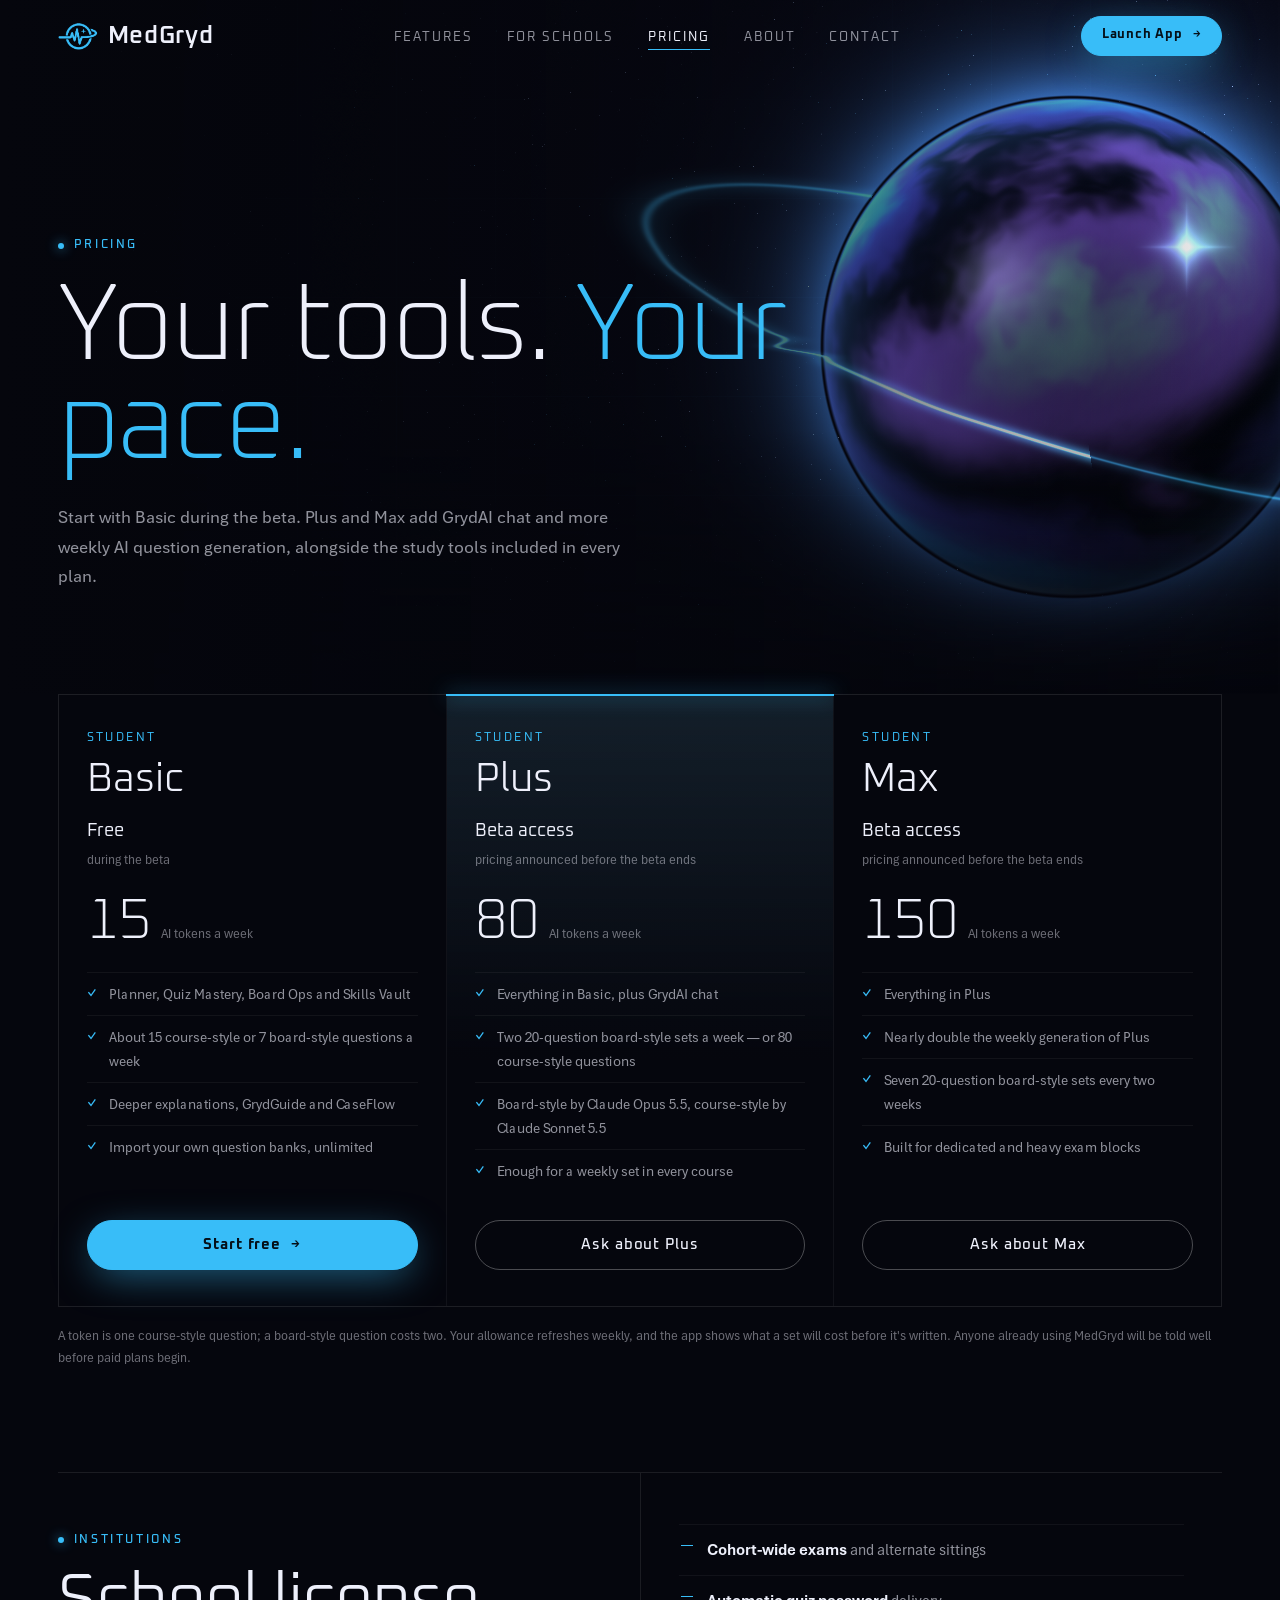
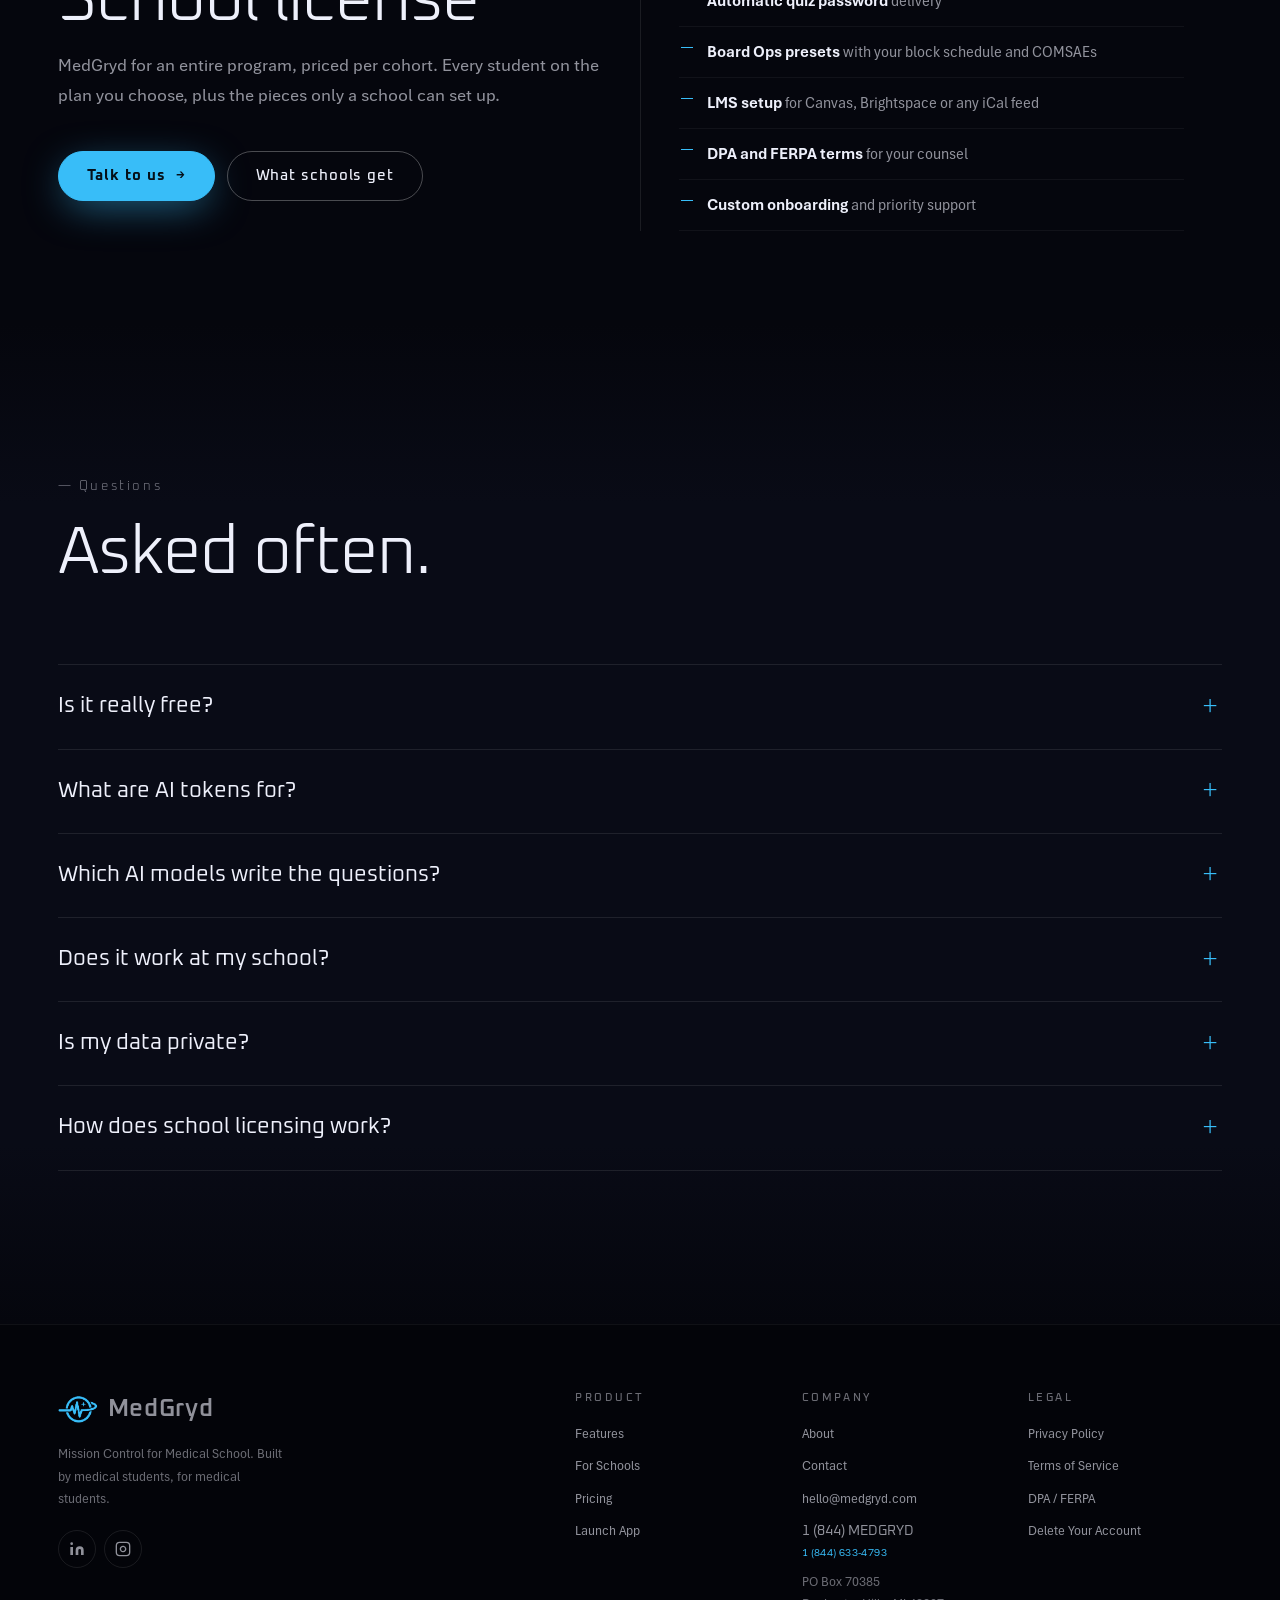
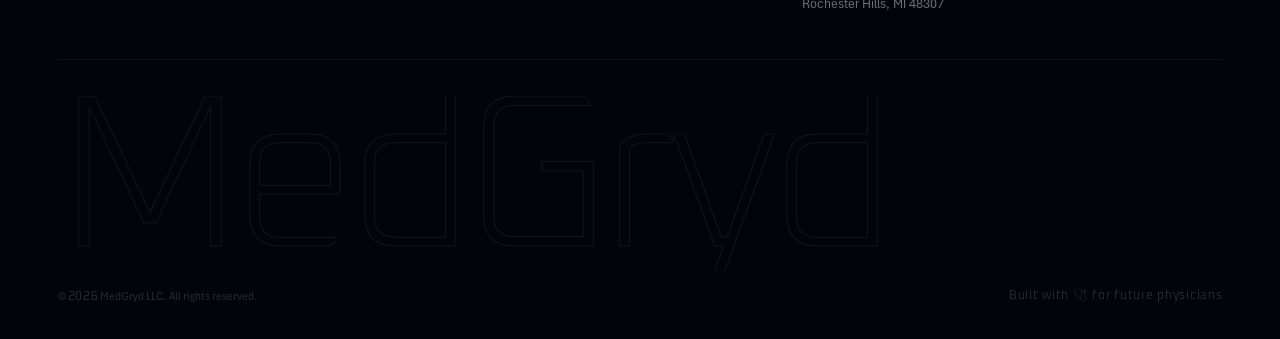
<file: pricing.html>
<!doctype html>
<html lang="en">
<head>
  <meta charset="utf-8" />
  <meta name="viewport" content="width=device-width, initial-scale=1" />
  <title>Pricing — MedGryd</title>
  <meta name="description" content="Start with MedGryd Basic during the beta. Plus and Max include GrydAI chat and larger weekly AI question-generation allowances. School licenses are priced per program." />
  <meta name="theme-color" content="#05060d" />
  <link rel="canonical" href="https://medgryd.com/pricing.html" />
  <link rel="icon" type="image/svg+xml" href="favicon-1.svg" />
  <meta property="og:type" content="website" />
  <meta property="og:url" content="https://medgryd.com/pricing.html" />
  <meta property="og:title" content="Pricing — MedGryd" />
  <meta property="og:description" content="Free for every student during the beta. School licenses priced per program." />
  <meta property="og:image" content="https://medgryd.com/uploads/og-image.png" />
  <meta name="twitter:card" content="summary_large_image" />
  <link rel="preconnect" href="https://fonts.googleapis.com" />
  <link rel="preconnect" href="https://fonts.gstatic.com" crossorigin />
  <link href="https://fonts.googleapis.com/css2?family=Oxanium:wght@200;300;400;500;600;700&display=swap" rel="stylesheet" />
  <link rel="stylesheet" href="assets/site.css?v=6" />
  <script src="assets/site.js?v=3" defer></script>
  <script src="assets/planet.js?v=3" defer></script>
</head>
<body>
<a class="skip" href="#main">Skip to content</a>
<!--NAV:START-->
<header class="nav" data-page="pricing">
  <div class="shell">
    <a class="brand" href="/" aria-label="MedGryd home"><img src="uploads/logo-blue.png" alt="" width="40" height="40" /><span>MedGryd</span></a>
    <nav aria-label="Primary">
      <ul class="nav-links">
        <li><a href="features.html">Features</a></li>
        <li><a href="schools.html">For Schools</a></li>
        <li><a href="pricing.html" aria-current="page">Pricing</a></li>
        <li><a href="about.html">About</a></li>
        <li><a href="contact.html">Contact</a></li>
      </ul>
    </nav>
    <div class="nav-cta">
      <a class="pill solid sm" href="https://app.medgryd.com" target="_blank" rel="noopener">Launch App <span class="arr" aria-hidden="true">→</span></a>
      <button class="nav-burger" type="button" aria-label="Menu" aria-controls="nav-sheet" aria-expanded="false"><span></span><span></span></button>
    </div>
  </div>
</header>
<div class="nav-sheet" id="nav-sheet">
  <a href="features.html">Features</a>
  <a href="schools.html">For Schools</a>
  <a href="pricing.html" aria-current="page">Pricing</a>
  <a href="about.html">About</a>
  <a href="contact.html">Contact</a>
  <a class="pill solid" href="https://app.medgryd.com" target="_blank" rel="noopener">Launch App <span class="arr" aria-hidden="true">→</span></a>
</div>
<!--NAV:END-->

<main id="main">
  <section class="page-hero">
    <div class="planetlet" aria-hidden="true"></div>
    <canvas class="hero-canvas" data-planet="side" aria-hidden="true"></canvas>
    <div class="shell">
      <span class="eyebrow fade-up d0">Pricing</span>
      <h1 class="display fade-up d1" style="margin-top:22px">Your tools. <em>Your pace.</em></h1>
      <p class="lede fade-up d2">Start with Basic during the beta. Plus and Max add GrydAI chat and more weekly AI question generation, alongside the study tools included in every plan.</p>
    </div>
  </section>

  <section class="section tight" style="padding-top:0">
    <div class="shell">
      <div class="plans reveal">
        <article class="plan">
          <div class="k">Student</div><h3>Basic</h3>
          <div class="price">Free<small>during the beta</small></div>
          <div class="tokens"><b>15</b><span>AI tokens a week</span></div>
          <ul>
            <li>Planner, Quiz Mastery, Board Ops and Skills Vault</li>
            <li>About 15 course-style or 7 board-style questions a week</li>
            <li>Deeper explanations, GrydGuide and CaseFlow</li>
            <li>Import your own question banks, unlimited</li>
          </ul>
          <a class="pill solid" href="https://app.medgryd.com" target="_blank" rel="noopener">Start free <span class="arr" aria-hidden="true">→</span></a>
        </article>
        <article class="plan feat">
          <div class="k">Student</div><h3>Plus</h3>
          <div class="price">Beta access<small>pricing announced before the beta ends</small></div>
          <div class="tokens"><b>80</b><span>AI tokens a week</span></div>
          <ul>
            <li>Everything in Basic, plus GrydAI chat</li>
            <li>Two 20-question board-style sets a week — or 80 course-style questions</li>
            <li>Board-style by Claude Opus 5.5, course-style by Claude Sonnet 5.5</li>
            <li>Enough for a weekly set in every course</li>
          </ul>
          <a class="pill" href="contact.html?topic=plan">Ask about Plus</a>
        </article>
        <article class="plan">
          <div class="k">Student</div><h3>Max</h3>
          <div class="price">Beta access<small>pricing announced before the beta ends</small></div>
          <div class="tokens"><b>150</b><span>AI tokens a week</span></div>
          <ul>
            <li>Everything in Plus</li>
            <li>Nearly double the weekly generation of Plus</li>
            <li>Seven 20-question board-style sets every two weeks</li>
            <li>Built for dedicated and heavy exam blocks</li>
          </ul>
          <a class="pill" href="contact.html?topic=plan">Ask about Max</a>
        </article>
      </div>
      <p class="small reveal" style="margin-top:18px">A token is one course-style question; a board-style question costs two. Your allowance refreshes weekly, and the app shows what a set will cost before it's written. Anyone already using MedGryd will be told well before paid plans begin.</p>

      <div class="split reveal" style="margin-top:clamp(64px,8vw,110px)">
        <div>
          <div class="eyebrow">Institutions</div>
          <h2 class="h2" style="margin-top:16px">School license</h2>
          <p class="lede" style="margin-top:16px">MedGryd for an entire program, priced per cohort. Every student on the plan you choose, plus the pieces only a school can set up.</p>
          <div class="hero-actions" style="justify-content:flex-start"><a class="pill solid" href="contact.html?topic=school">Talk to us <span class="arr" aria-hidden="true">→</span></a><a class="pill" href="schools.html">What schools get</a></div>
        </div>
        <div>
          <ul class="ticks" style="margin-top:0">
            <li><b>Cohort-wide exams</b> and alternate sittings</li>
            <li><b>Automatic quiz password</b> delivery</li>
            <li><b>Board Ops presets</b> with your block schedule and COMSAEs</li>
            <li><b>LMS setup</b> for Canvas, Brightspace or any iCal feed</li>
            <li><b>DPA and FERPA terms</b> for your counsel</li>
            <li><b>Custom onboarding</b> and priority support</li>
          </ul>
        </div>
      </div>
    </div>
  </section>

  <section class="section band">
    <div class="shell">
      <div class="sec-head reveal"><div><span class="idx">— Questions</span><h2 class="h2">Asked often.</h2></div></div>
      <div class="faq reveal">
        <details><summary>Is it really free?</summary><div class="ans">Basic is free during the beta and includes the planner, Quiz Mastery, CaseFlow, Board Ops, GrydGuide and deeper explanations. GrydAI chat is included with Plus and Max, which also offer larger weekly AI question-generation allowances.</div></details>
        <details><summary>What are AI tokens for?</summary><div class="ans">Writing new questions from your own lecture slides or Anki decks inside Quiz Mastery. The planner, CaseFlow, Board Ops, GrydGuide, deeper explanations and importing question banks work on every plan. GrydAI chat is a Plus and Max feature with its own daily message allowance.</div></details>
        <details><summary>Which AI models write the questions?</summary><div class="ans">Board-style vignettes are written by Claude Opus 5.5 and course-style questions by Claude Sonnet 5.5. Both are constrained to what your source material actually teaches.</div></details>
        <details><summary>Does it work at my school?</summary><div class="ans">Yes. MedGryd reads Canvas, D2L Brightspace or any iCal feed, and Google Calendar. Cohort extras like shared exams and quiz passwords are set up per school.</div></details>
        <details><summary>Is my data private?</summary><div class="ans">Your data is isolated to your account by database security rules. Leaderboards are opt-in, with an anonymous mode, and board-prep progress is never ranked against anyone. See the <a href="privacy.html" style="color:var(--accent)">Privacy Policy</a>.</div></details>
        <details><summary>How does school licensing work?</summary><div class="ans">We work directly with your program to load its exams, calendars and curriculum for each cohort, then onboard students together. <a href="contact.html?topic=school" style="color:var(--accent)">Start the conversation</a>.</div></details>
      </div>
    </div>
  </section>
</main>

<!--FOOTER:START-->
<footer class="footer">
  <div class="shell">
    <div class="footer-top">
      <div>
        <a class="brand" href="/" aria-label="MedGryd home"><img src="uploads/logo-blue.png" alt="" width="40" height="40" /><span>MedGryd</span></a>
        <p class="tagline">Mission Control for Medical School. Built by medical students, for medical students.</p>
        <div class="socials">
          <a href="https://www.linkedin.com/company/medgryd" target="_blank" rel="noopener" aria-label="MedGryd on LinkedIn"><svg width="16" height="16" viewBox="0 0 24 24" fill="currentColor" aria-hidden="true"><path d="M16 8a6 6 0 0 1 6 6v7h-4v-7a2 2 0 0 0-4 0v7h-4v-7a6 6 0 0 1 6-6zM2 9h4v12H2z"/><circle cx="4" cy="4" r="2"/></svg></a>
          <a href="https://instagram.com/medgryd" target="_blank" rel="noopener" aria-label="MedGryd on Instagram"><svg width="16" height="16" viewBox="0 0 24 24" fill="none" stroke="currentColor" stroke-width="2" aria-hidden="true"><rect x="2" y="2" width="20" height="20" rx="5"/><path d="M16 11.37A4 4 0 1 1 12.63 8 4 4 0 0 1 16 11.37z"/><path d="M17.5 6.5h.01"/></svg></a>
        </div>
      </div>
      <div>
        <h4>Product</h4>
        <ul><li><a href="features.html">Features</a></li><li><a href="schools.html">For Schools</a></li><li><a href="pricing.html">Pricing</a></li><li><a href="https://app.medgryd.com" target="_blank" rel="noopener">Launch App</a></li></ul>
      </div>
      <div>
        <h4>Company</h4>
        <ul><li><a href="about.html">About</a></li><li><a href="contact.html">Contact</a></li><li><a href="mailto:hello@medgryd.com">hello@medgryd.com</a></li><li><a class="phone-link" href="tel:+18446334793" aria-label="Call MedGryd at 1 844 633 4793"><span class="phone-name">1 (844) MEDGRYD</span><small>1 (844) 633-4793</small></a></li></ul>
        <address>PO Box 70385<br />Rochester Hills, MI 48307</address>
      </div>
      <div>
        <h4>Legal</h4>
        <ul><li><a href="privacy.html">Privacy Policy</a></li><li><a href="terms.html">Terms of Service</a></li><li><a href="dpa.html">DPA / FERPA</a></li><li><a href="delete-account.html">Delete Your Account</a></li></ul>
      </div>
    </div>
    <div class="footer-word" aria-hidden="true">MedGryd</div>
    <div class="footer-bot"><span>© <span data-year>2026</span> MedGryd LLC. All rights reserved.</span><span>Built with 🩺 for future physicians</span></div>
  </div>
</footer>
<!--FOOTER:END-->
</body>
</html>
</file>
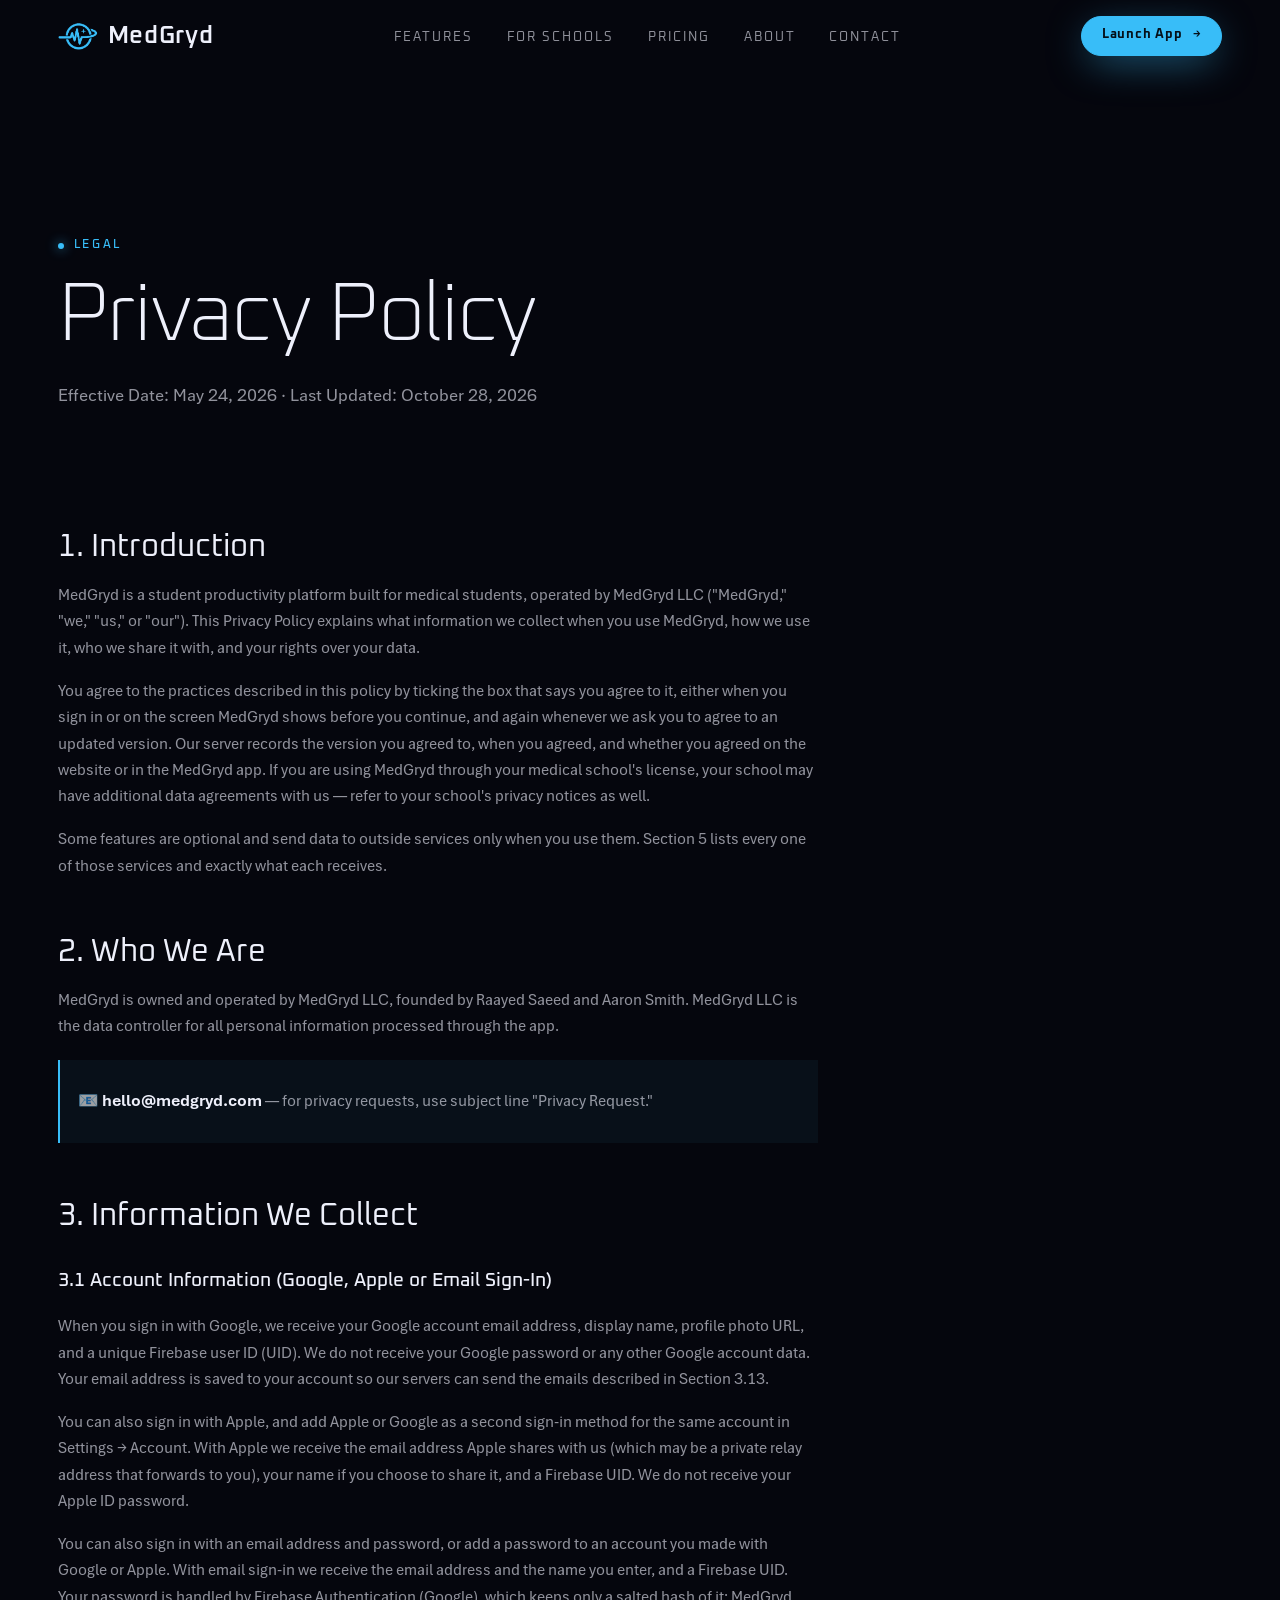
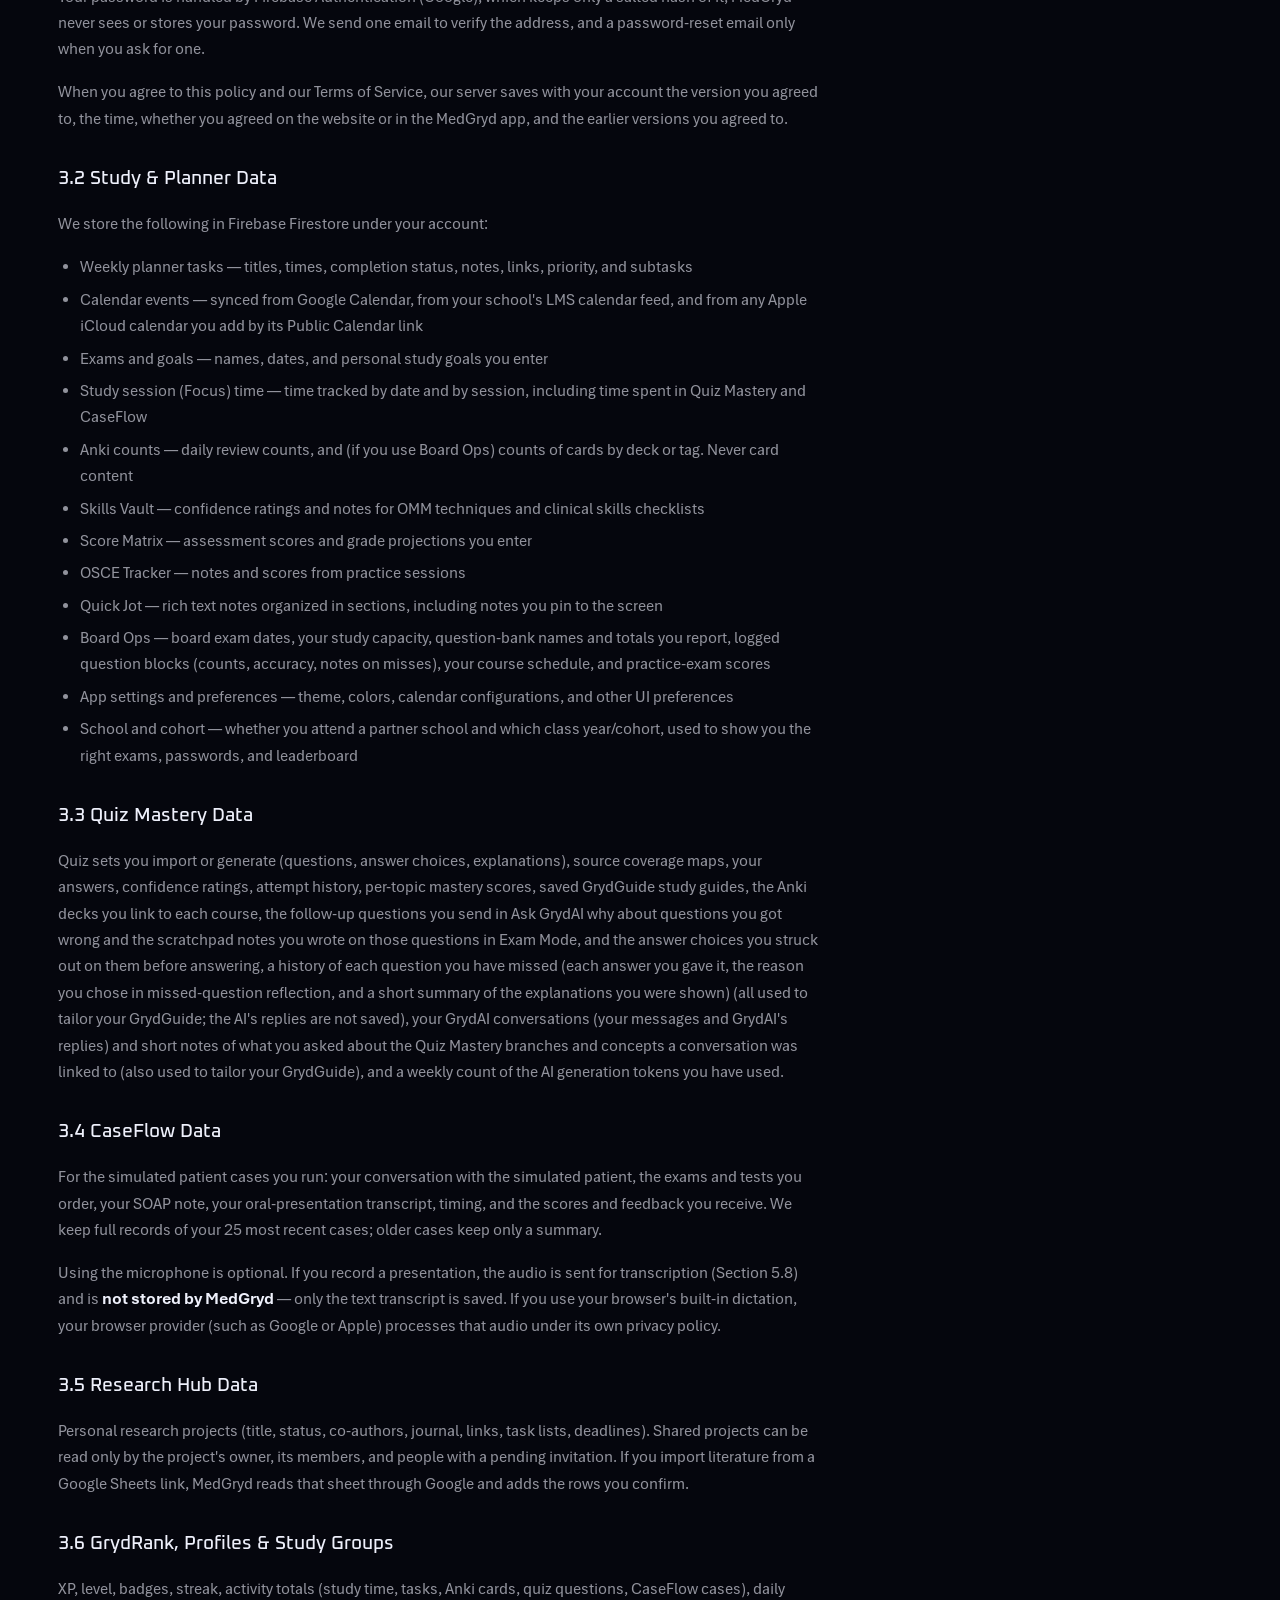
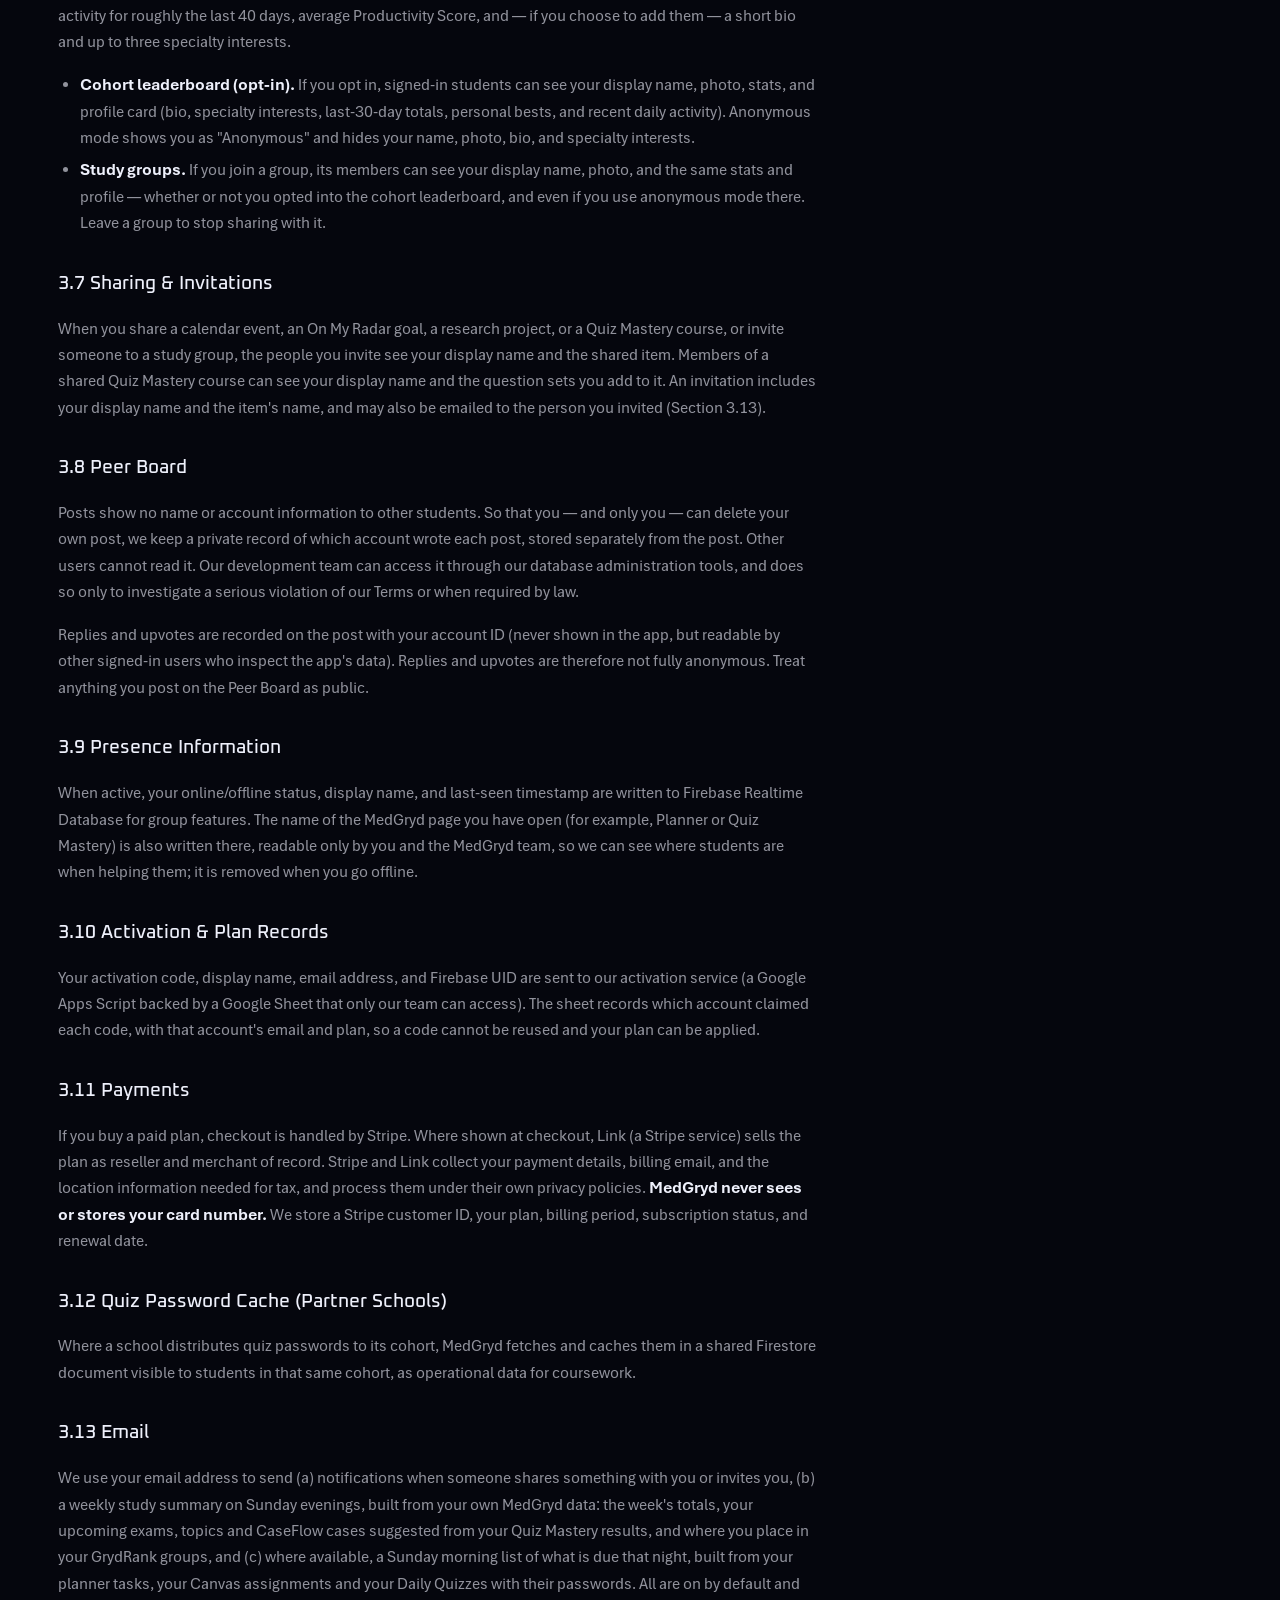
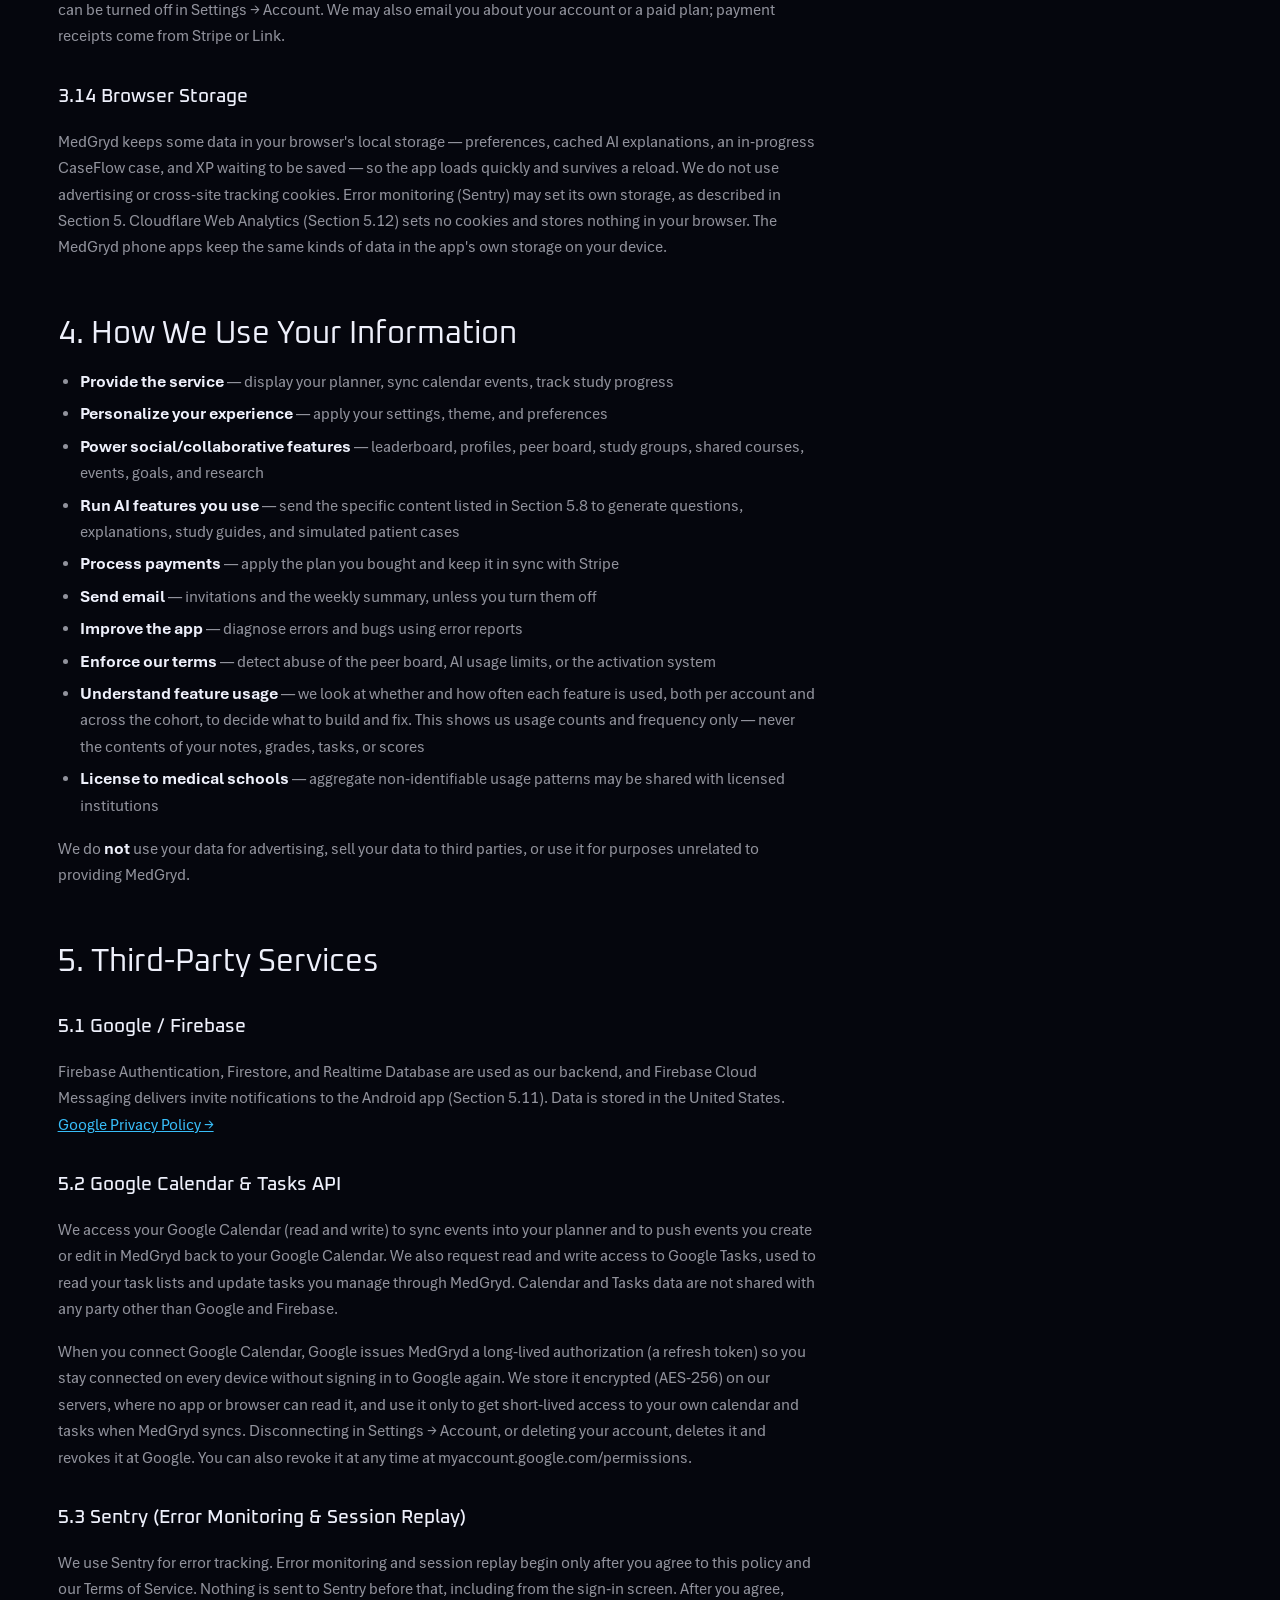
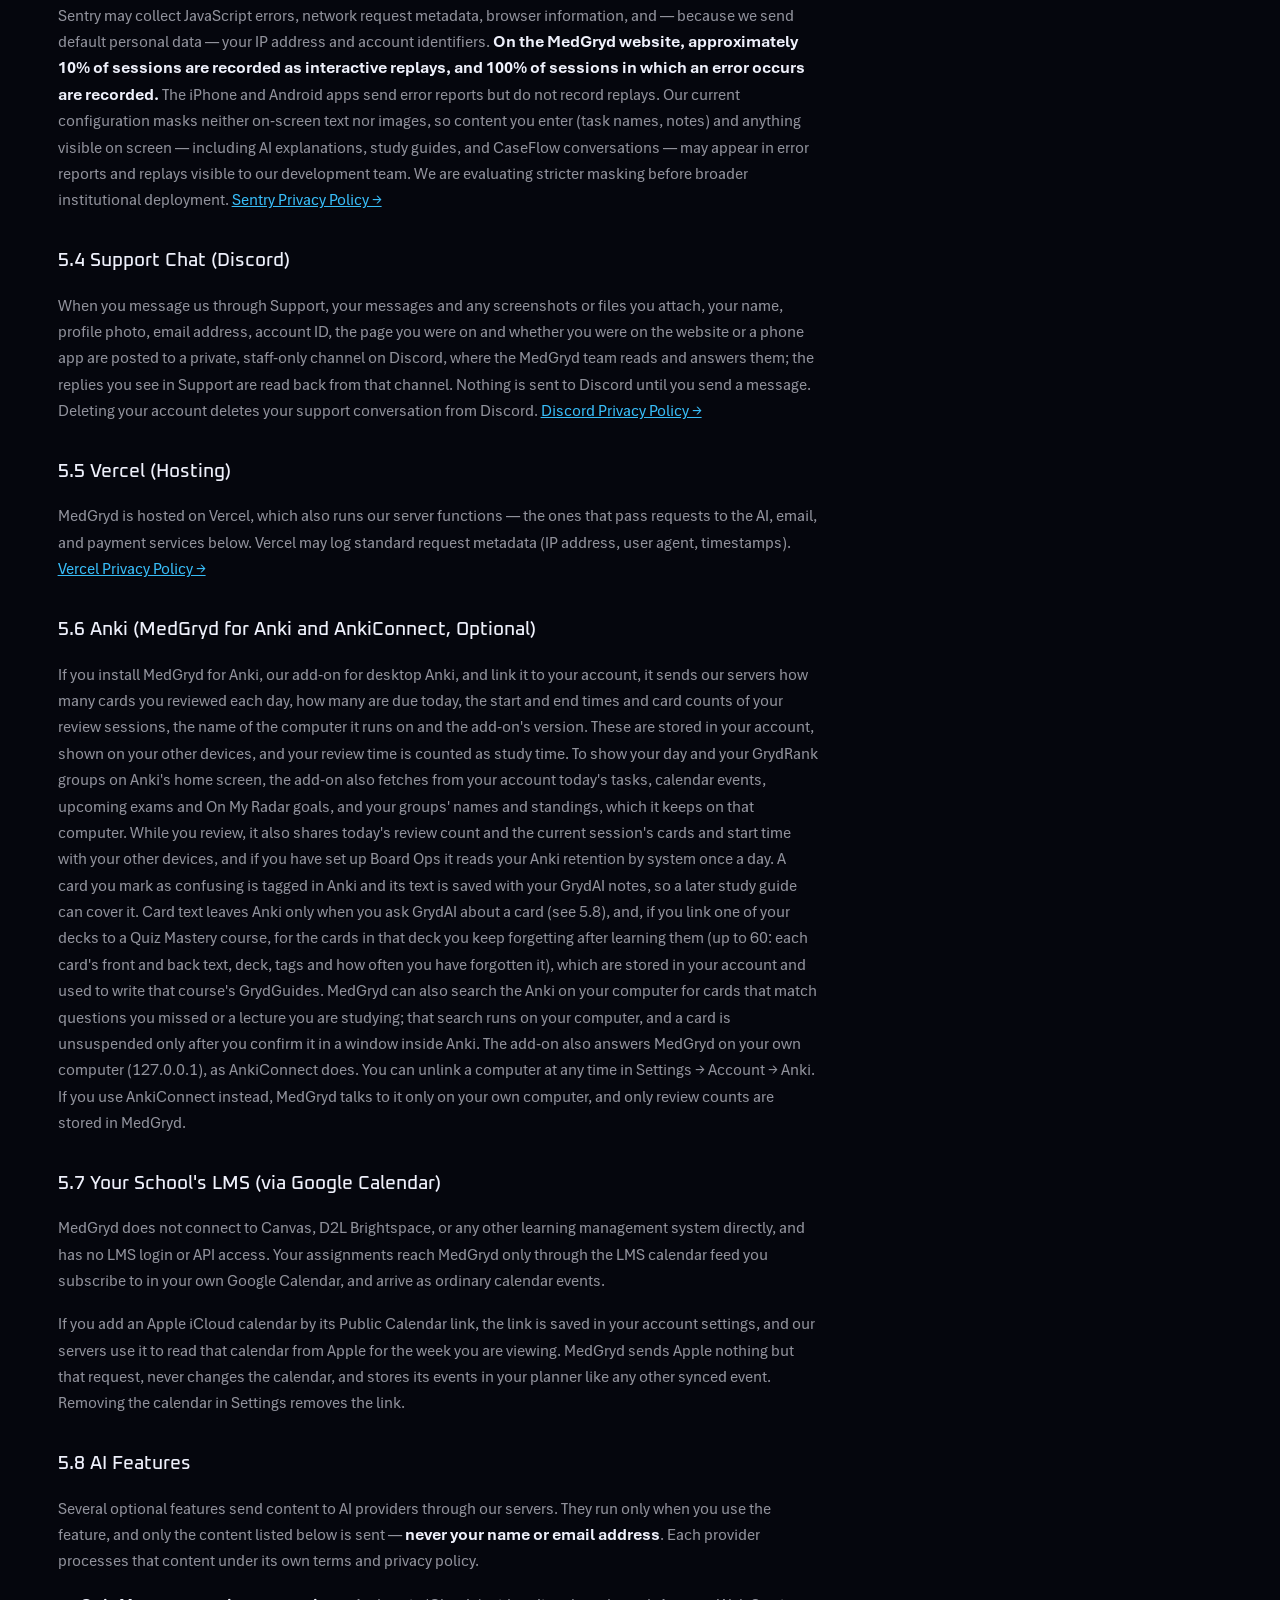
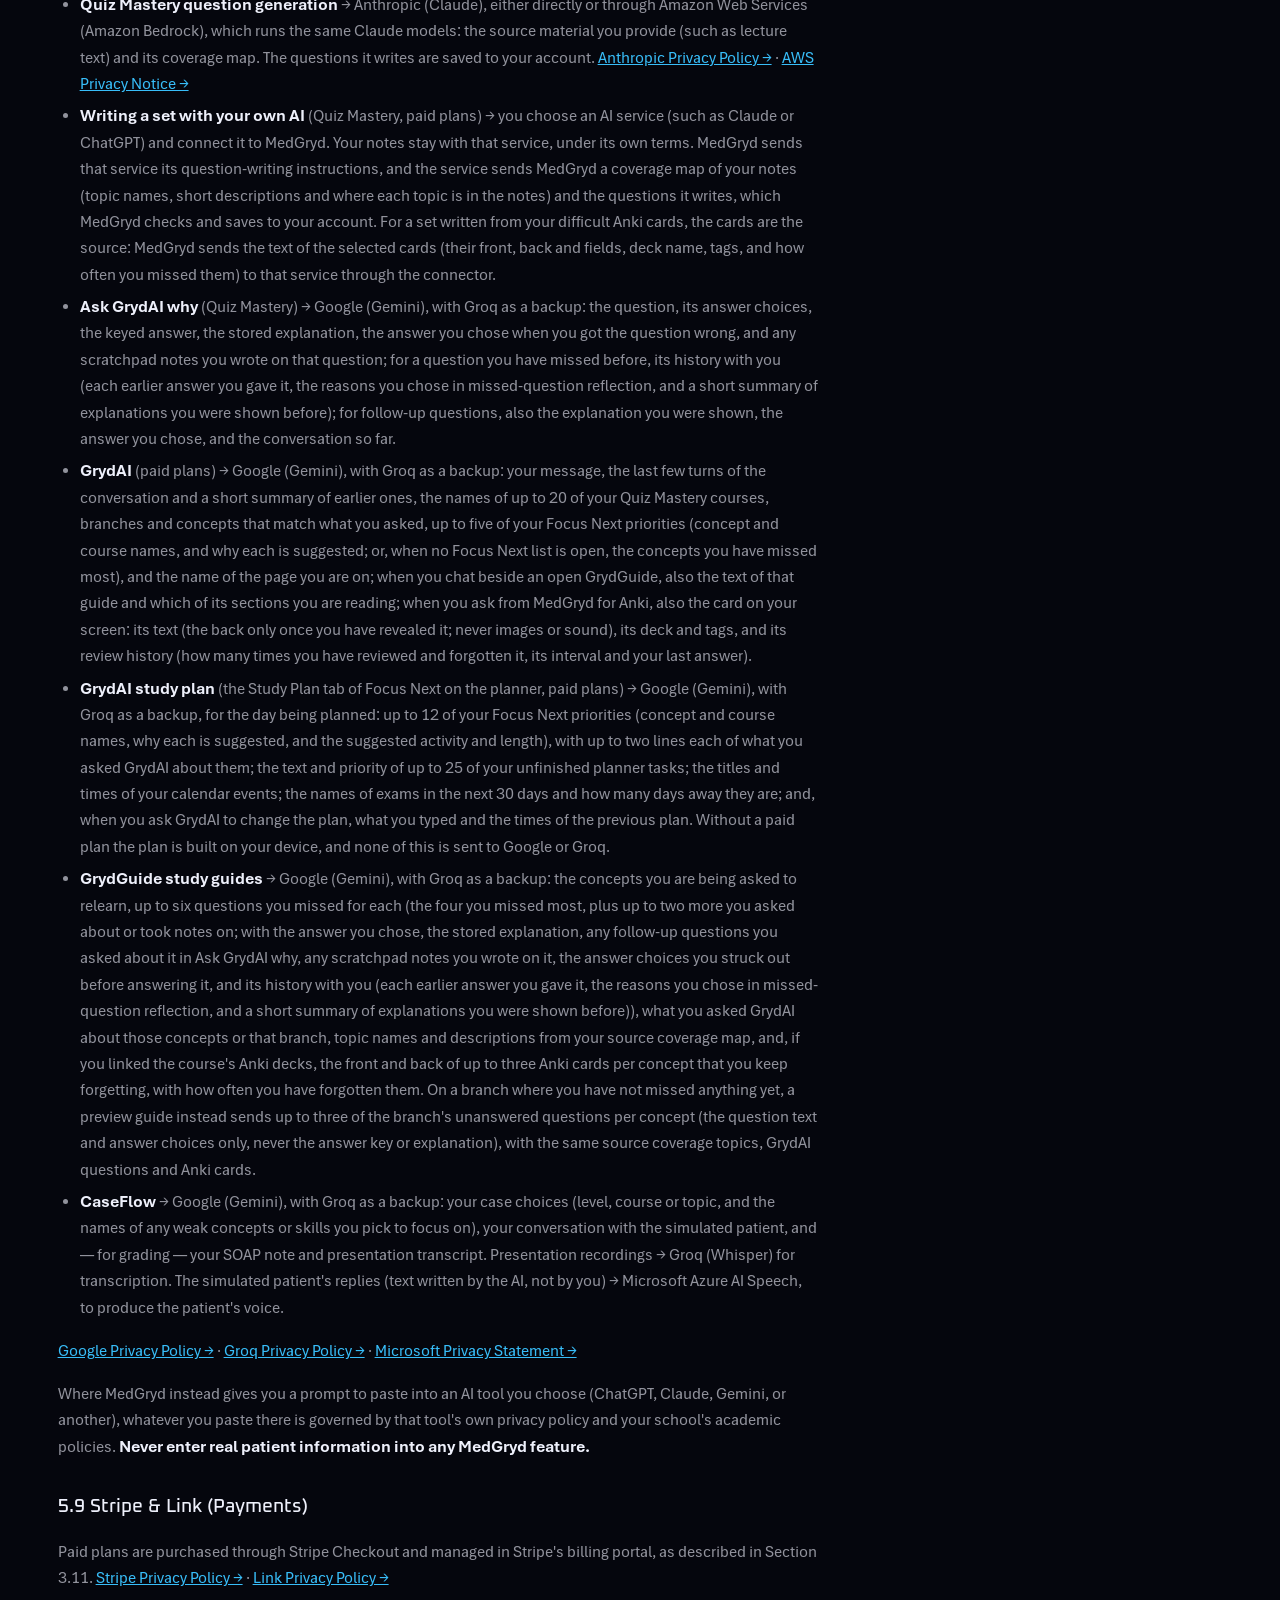
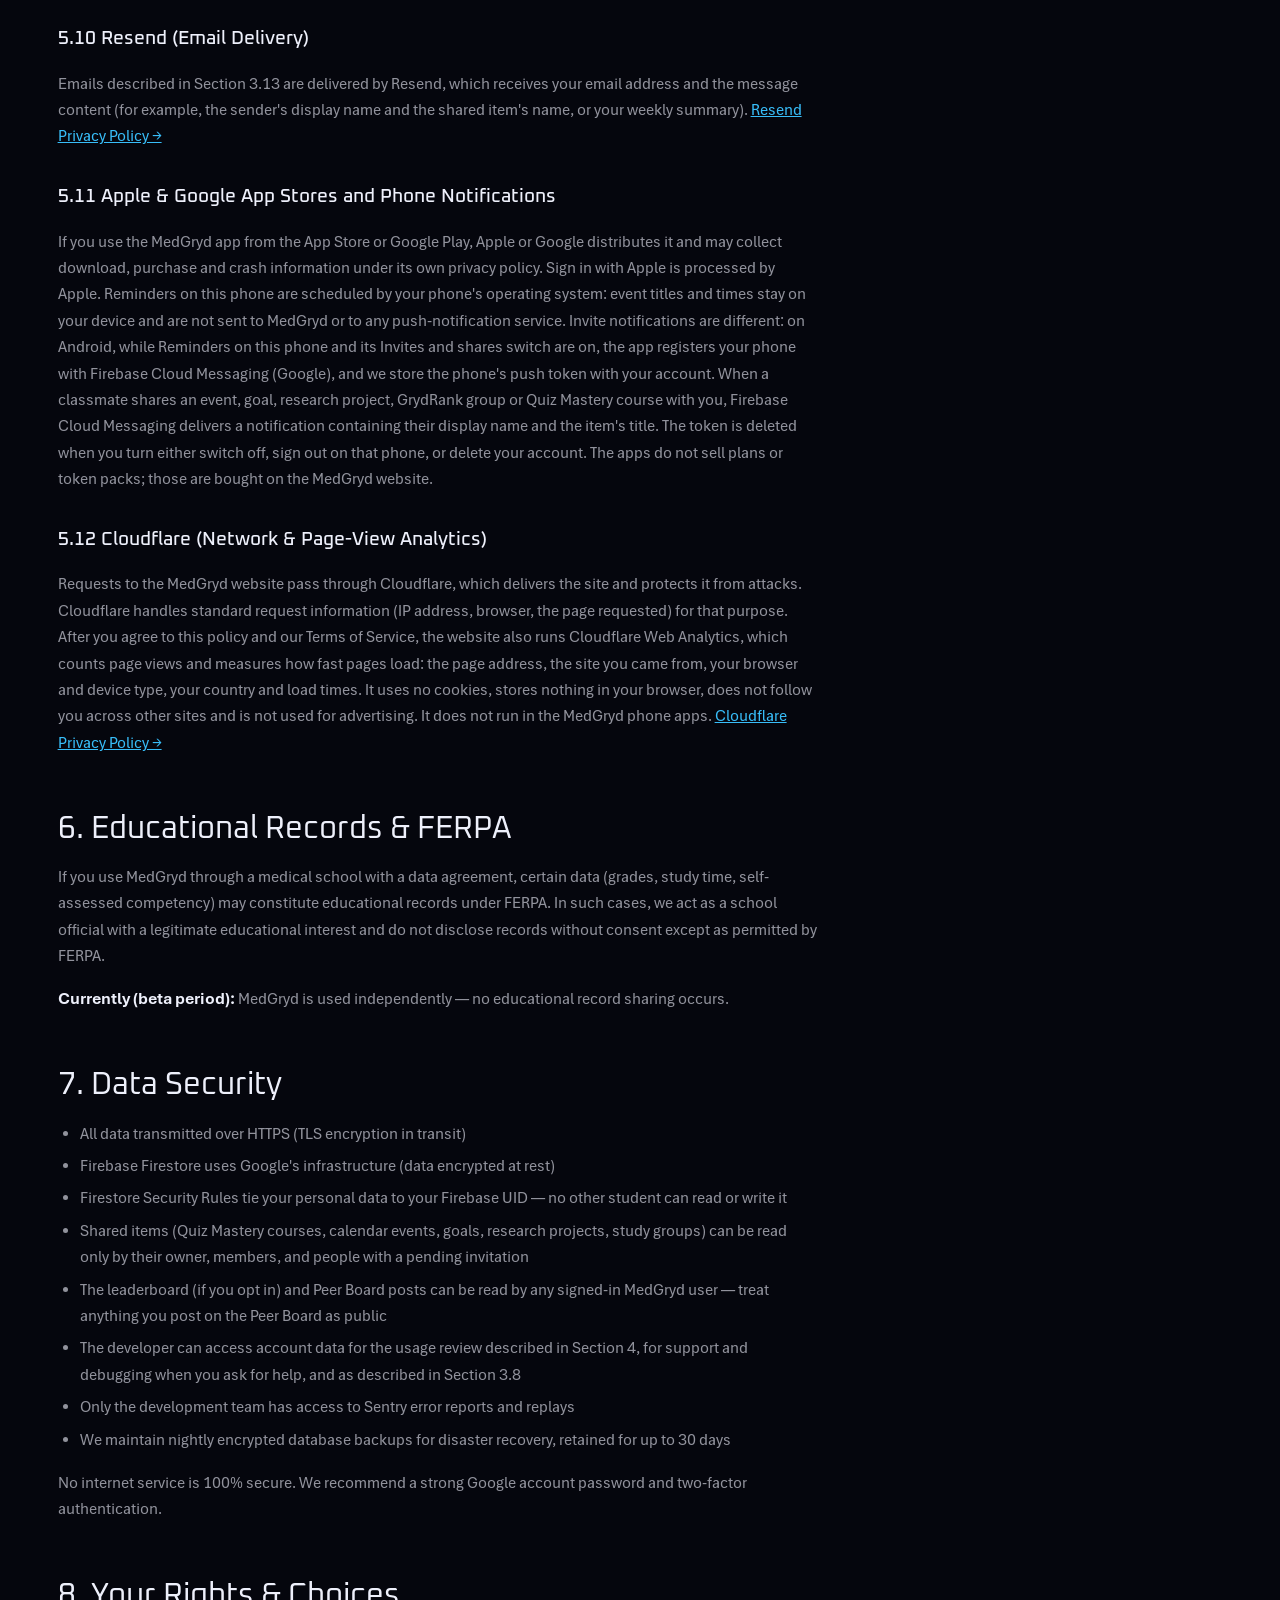
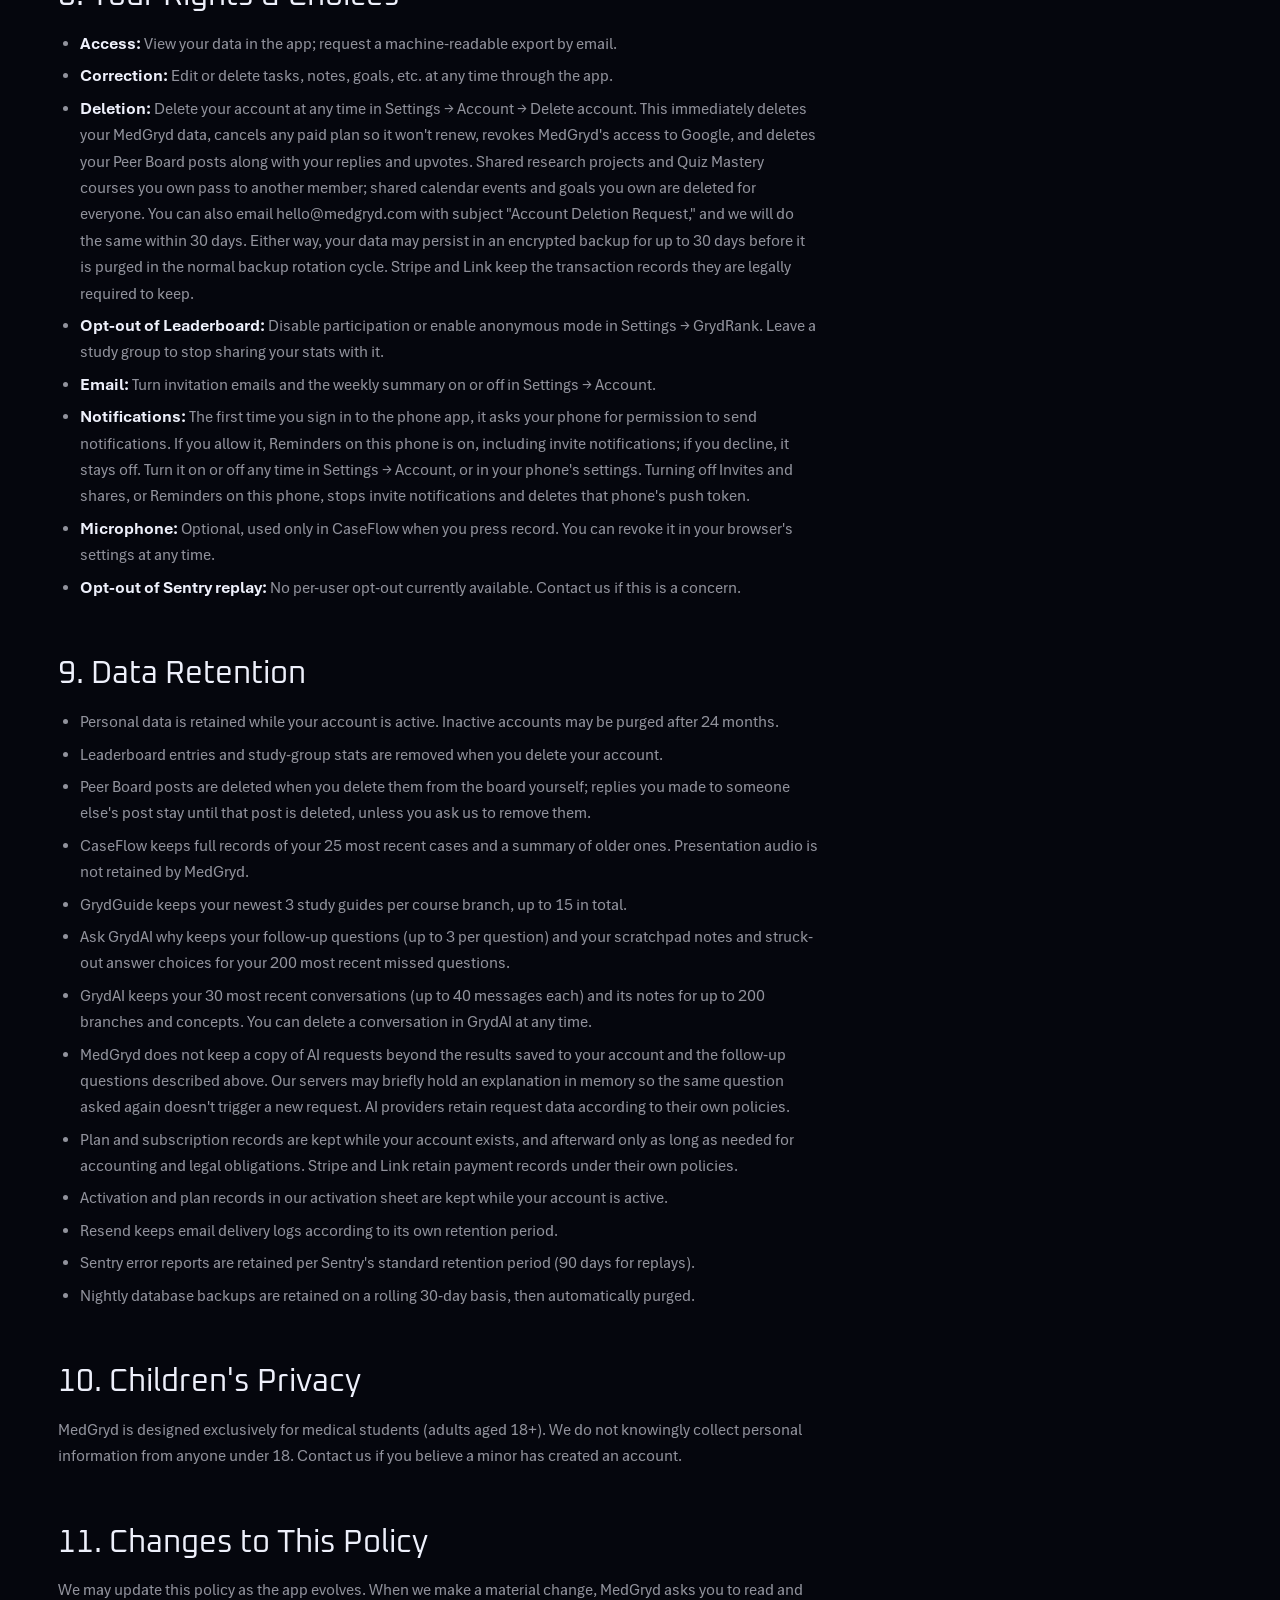
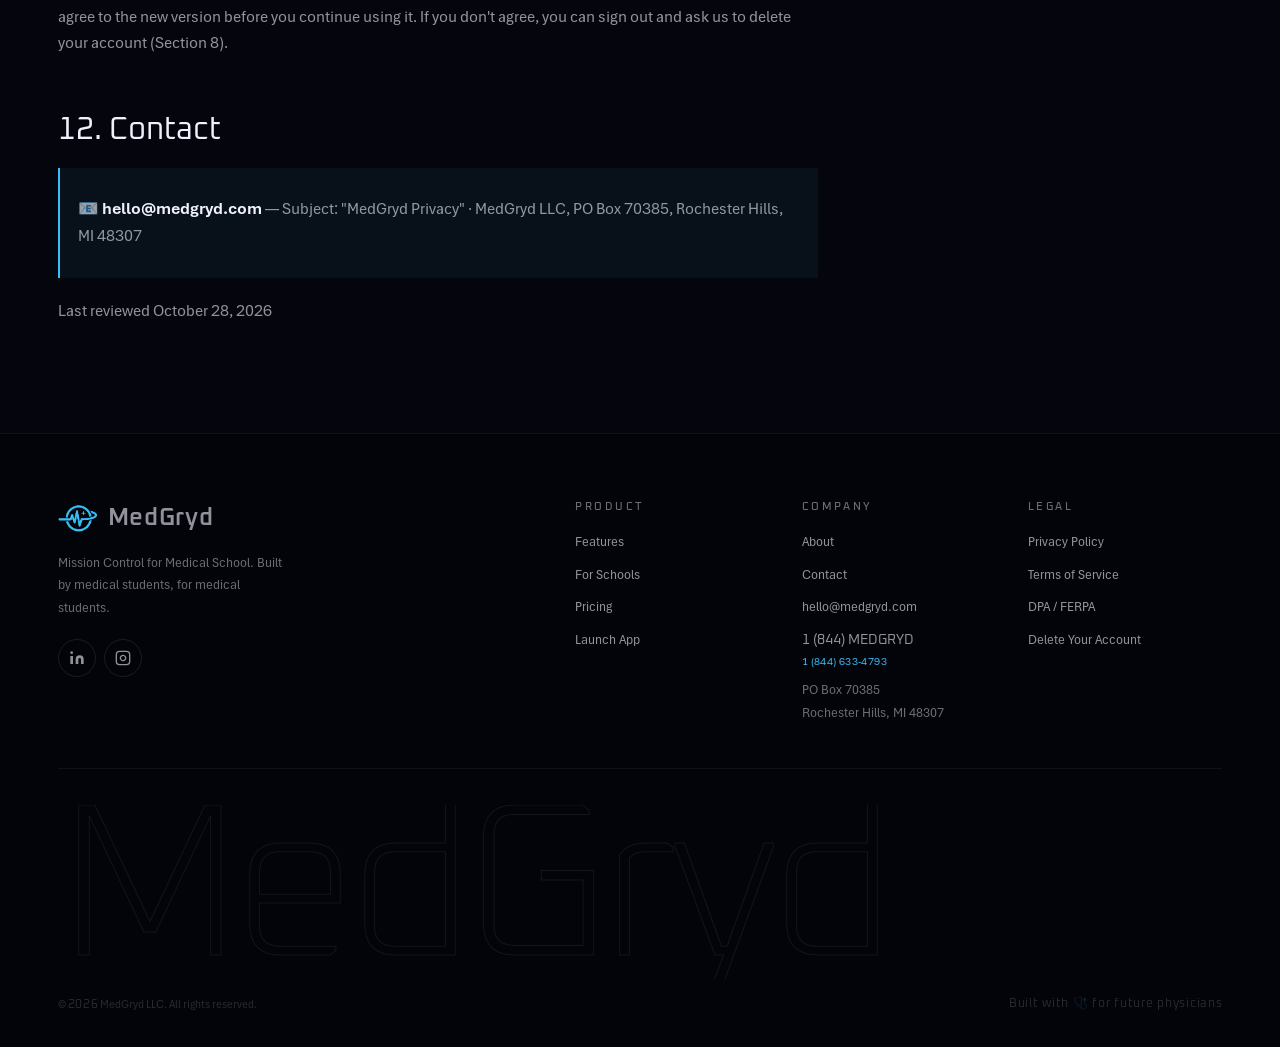
<file: privacy.html>
<!doctype html>
<html lang="en">
<head>
  <meta charset="utf-8" />
  <meta name="viewport" content="width=device-width, initial-scale=1" />
  <title>Privacy Policy — MedGryd</title>
  <meta name="description" content="MedGryd Privacy Policy — how we collect, use, and protect your data." />
  <meta name="theme-color" content="#05060d" />
  <link rel="canonical" href="https://medgryd.com/privacy.html" />
  <link rel="icon" type="image/svg+xml" href="favicon-1.svg" />
  <meta property="og:type" content="website" />
  <meta property="og:url" content="https://medgryd.com/privacy.html" />
  <meta property="og:title" content="Privacy Policy — MedGryd" />
  <meta property="og:description" content="MedGryd Privacy Policy — how we collect, use, and protect your data." />
  <meta property="og:image" content="https://medgryd.com/uploads/og-image.png" />
  <meta name="twitter:card" content="summary_large_image" />
  <link rel="preconnect" href="https://fonts.googleapis.com" />
  <link rel="preconnect" href="https://fonts.gstatic.com" crossorigin />
  <link href="https://fonts.googleapis.com/css2?family=Oxanium:wght@200;300;400;500;600;700&display=swap" rel="stylesheet" />
  <link rel="stylesheet" href="assets/site.css?v=6" />
  <script src="assets/site.js?v=3" defer></script>
</head>
<body>
<a class="skip" href="#main">Skip to content</a>
<!--NAV:START-->
<header class="nav" data-page="privacy">
  <div class="shell">
    <a class="brand" href="/" aria-label="MedGryd home"><img src="uploads/logo-blue.png" alt="" width="40" height="40" /><span>MedGryd</span></a>
    <nav aria-label="Primary">
      <ul class="nav-links">
        <li><a href="features.html">Features</a></li>
        <li><a href="schools.html">For Schools</a></li>
        <li><a href="pricing.html">Pricing</a></li>
        <li><a href="about.html">About</a></li>
        <li><a href="contact.html">Contact</a></li>
      </ul>
    </nav>
    <div class="nav-cta">
      <a class="pill solid sm" href="https://app.medgryd.com" target="_blank" rel="noopener">Launch App <span class="arr" aria-hidden="true">→</span></a>
      <button class="nav-burger" type="button" aria-label="Menu" aria-controls="nav-sheet" aria-expanded="false"><span></span><span></span></button>
    </div>
  </div>
</header>
<div class="nav-sheet" id="nav-sheet">
  <a href="features.html">Features</a>
  <a href="schools.html">For Schools</a>
  <a href="pricing.html">Pricing</a>
  <a href="about.html">About</a>
  <a href="contact.html">Contact</a>
  <a class="pill solid" href="https://app.medgryd.com" target="_blank" rel="noopener">Launch App <span class="arr" aria-hidden="true">→</span></a>
</div>
<!--NAV:END-->

<main id="main">
  <section class="page-hero" style="padding-bottom:clamp(40px,5vw,64px)">
    <div class="shell">
      <span class="eyebrow fade-up d0">Legal</span>
      <h1 class="display fade-up d1" style="margin-top:22px;font-size:clamp(40px,6.4vw,96px)">Privacy Policy</h1>
      <p class="lede fade-up d2">Effective Date: May 24, 2026 · Last Updated: October 28, 2026</p>
    </div>
  </section>
  <section class="section tight" style="padding-top:0">
    <div class="shell">
      <article class="prose">
<h2>1. Introduction</h2>
<p>MedGryd is a student productivity platform built for medical students, operated by MedGryd LLC ("MedGryd," "we," "us," or "our"). This Privacy Policy explains what information we collect when you use MedGryd, how we use it, who we share it with, and your rights over your data.</p>
<p>You agree to the practices described in this policy by ticking the box that says you agree to it, either when you sign in or on the screen MedGryd shows before you continue, and again whenever we ask you to agree to an updated version. Our server records the version you agreed to, when you agreed, and whether you agreed on the website or in the MedGryd app. If you are using MedGryd through your medical school's license, your school may have additional data agreements with us — refer to your school's privacy notices as well.</p>
<p>Some features are optional and send data to outside services only when you use them. Section 5 lists every one of those services and exactly what each receives.</p>
<h2>2. Who We Are</h2>
<p>MedGryd is owned and operated by MedGryd LLC, founded by Raayed Saeed and Aaron Smith. MedGryd LLC is the data controller for all personal information processed through the app.</p>
<div class="callout"><p>📧 <strong>hello@medgryd.com</strong> — for privacy requests, use subject line "Privacy Request."</p></div>
<h2>3. Information We Collect</h2>
<h3>3.1 Account Information (Google, Apple or Email Sign-In)</h3>
<p>When you sign in with Google, we receive your Google account email address, display name, profile photo URL, and a unique Firebase user ID (UID). We do not receive your Google password or any other Google account data. Your email address is saved to your account so our servers can send the emails described in Section 3.13.</p>
<p>You can also sign in with Apple, and add Apple or Google as a second sign-in method for the same account in Settings → Account. With Apple we receive the email address Apple shares with us (which may be a private relay address that forwards to you), your name if you choose to share it, and a Firebase UID. We do not receive your Apple ID password.</p>
<p>You can also sign in with an email address and password, or add a password to an account you made with Google or Apple. With email sign-in we receive the email address and the name you enter, and a Firebase UID. Your password is handled by Firebase Authentication (Google), which keeps only a salted hash of it; MedGryd never sees or stores your password. We send one email to verify the address, and a password-reset email only when you ask for one.</p>
<p>When you agree to this policy and our Terms of Service, our server saves with your account the version you agreed to, the time, whether you agreed on the website or in the MedGryd app, and the earlier versions you agreed to.</p>
<h3>3.2 Study &amp; Planner Data</h3>
<p>We store the following in Firebase Firestore under your account:</p>
<ul><li>Weekly planner tasks — titles, times, completion status, notes, links, priority, and subtasks</li>
<li>Calendar events — synced from Google Calendar, from your school's LMS calendar feed, and from any Apple iCloud calendar you add by its Public Calendar link</li>
<li>Exams and goals — names, dates, and personal study goals you enter</li>
<li>Study session (Focus) time — time tracked by date and by session, including time spent in Quiz Mastery and CaseFlow</li>
<li>Anki counts — daily review counts, and (if you use Board Ops) counts of cards by deck or tag. Never card content</li>
<li>Skills Vault — confidence ratings and notes for OMM techniques and clinical skills checklists</li>
<li>Score Matrix — assessment scores and grade projections you enter</li>
<li>OSCE Tracker — notes and scores from practice sessions</li>
<li>Quick Jot — rich text notes organized in sections, including notes you pin to the screen</li>
<li>Board Ops — board exam dates, your study capacity, question-bank names and totals you report, logged question blocks (counts, accuracy, notes on misses), your course schedule, and practice-exam scores</li>
<li>App settings and preferences — theme, colors, calendar configurations, and other UI preferences</li>
<li>School and cohort — whether you attend a partner school and which class year/cohort, used to show you the right exams, passwords, and leaderboard</li>
</ul>
<h3>3.3 Quiz Mastery Data</h3>
<p>Quiz sets you import or generate (questions, answer choices, explanations), source coverage maps, your answers, confidence ratings, attempt history, per-topic mastery scores, saved GrydGuide study guides, the Anki decks you link to each course, the follow-up questions you send in Ask GrydAI why about questions you got wrong and the scratchpad notes you wrote on those questions in Exam Mode, and the answer choices you struck out on them before answering, a history of each question you have missed (each answer you gave it, the reason you chose in missed-question reflection, and a short summary of the explanations you were shown) (all used to tailor your GrydGuide; the AI's replies are not saved), your GrydAI conversations (your messages and GrydAI's replies) and short notes of what you asked about the Quiz Mastery branches and concepts a conversation was linked to (also used to tailor your GrydGuide), and a weekly count of the AI generation tokens you have used.</p>
<h3>3.4 CaseFlow Data</h3>
<p>For the simulated patient cases you run: your conversation with the simulated patient, the exams and tests you order, your SOAP note, your oral-presentation transcript, timing, and the scores and feedback you receive. We keep full records of your 25 most recent cases; older cases keep only a summary.</p>
<p>Using the microphone is optional. If you record a presentation, the audio is sent for transcription (Section 5.8) and is <strong>not stored by MedGryd</strong> — only the text transcript is saved. If you use your browser's built-in dictation, your browser provider (such as Google or Apple) processes that audio under its own privacy policy.</p>
<h3>3.5 Research Hub Data</h3>
<p>Personal research projects (title, status, co-authors, journal, links, task lists, deadlines). Shared projects can be read only by the project's owner, its members, and people with a pending invitation. If you import literature from a Google Sheets link, MedGryd reads that sheet through Google and adds the rows you confirm.</p>
<h3>3.6 GrydRank, Profiles &amp; Study Groups</h3>
<p>XP, level, badges, streak, activity totals (study time, tasks, Anki cards, quiz questions, CaseFlow cases), daily activity for roughly the last 40 days, average Productivity Score, and — if you choose to add them — a short bio and up to three specialty interests.</p>
<ul><li><strong>Cohort leaderboard (opt-in).</strong> If you opt in, signed-in students can see your display name, photo, stats, and profile card (bio, specialty interests, last-30-day totals, personal bests, and recent daily activity). Anonymous mode shows you as "Anonymous" and hides your name, photo, bio, and specialty interests.</li>
<li><strong>Study groups.</strong> If you join a group, its members can see your display name, photo, and the same stats and profile — whether or not you opted into the cohort leaderboard, and even if you use anonymous mode there. Leave a group to stop sharing with it.</li>
</ul>
<h3>3.7 Sharing &amp; Invitations</h3>
<p>When you share a calendar event, an On My Radar goal, a research project, or a Quiz Mastery course, or invite someone to a study group, the people you invite see your display name and the shared item. Members of a shared Quiz Mastery course can see your display name and the question sets you add to it. An invitation includes your display name and the item's name, and may also be emailed to the person you invited (Section 3.13).</p>
<h3>3.8 Peer Board</h3>
<p>Posts show no name or account information to other students. So that you — and only you — can delete your own post, we keep a private record of which account wrote each post, stored separately from the post. Other users cannot read it. Our development team can access it through our database administration tools, and does so only to investigate a serious violation of our Terms or when required by law.</p>
<p>Replies and upvotes are recorded on the post with your account ID (never shown in the app, but readable by other signed-in users who inspect the app's data). Replies and upvotes are therefore not fully anonymous. Treat anything you post on the Peer Board as public.</p>
<h3>3.9 Presence Information</h3>
<p>When active, your online/offline status, display name, and last-seen timestamp are written to Firebase Realtime Database for group features. The name of the MedGryd page you have open (for example, Planner or Quiz Mastery) is also written there, readable only by you and the MedGryd team, so we can see where students are when helping them; it is removed when you go offline.</p>
<h3>3.10 Activation &amp; Plan Records</h3>
<p>Your activation code, display name, email address, and Firebase UID are sent to our activation service (a Google Apps Script backed by a Google Sheet that only our team can access). The sheet records which account claimed each code, with that account's email and plan, so a code cannot be reused and your plan can be applied.</p>
<h3>3.11 Payments</h3>
<p>If you buy a paid plan, checkout is handled by Stripe. Where shown at checkout, Link (a Stripe service) sells the plan as reseller and merchant of record. Stripe and Link collect your payment details, billing email, and the location information needed for tax, and process them under their own privacy policies. <strong>MedGryd never sees or stores your card number.</strong> We store a Stripe customer ID, your plan, billing period, subscription status, and renewal date.</p>
<h3>3.12 Quiz Password Cache (Partner Schools)</h3>
<p>Where a school distributes quiz passwords to its cohort, MedGryd fetches and caches them in a shared Firestore document visible to students in that same cohort, as operational data for coursework.</p>
<h3>3.13 Email</h3>
<p>We use your email address to send (a) notifications when someone shares something with you or invites you, (b) a weekly study summary on Sunday evenings, built from your own MedGryd data: the week's totals, your upcoming exams, topics and CaseFlow cases suggested from your Quiz Mastery results, and where you place in your GrydRank groups, and (c) where available, a Sunday morning list of what is due that night, built from your planner tasks, your Canvas assignments and your Daily Quizzes with their passwords. All are on by default and can be turned off in Settings → Account. We may also email you about your account or a paid plan; payment receipts come from Stripe or Link.</p>
<h3>3.14 Browser Storage</h3>
<p>MedGryd keeps some data in your browser's local storage — preferences, cached AI explanations, an in-progress CaseFlow case, and XP waiting to be saved — so the app loads quickly and survives a reload. We do not use advertising or cross-site tracking cookies. Error monitoring (Sentry) may set its own storage, as described in Section 5. Cloudflare Web Analytics (Section 5.12) sets no cookies and stores nothing in your browser. The MedGryd phone apps keep the same kinds of data in the app's own storage on your device.</p>
<h2>4. How We Use Your Information</h2>
<ul><li><strong>Provide the service</strong> — display your planner, sync calendar events, track study progress</li>
<li><strong>Personalize your experience</strong> — apply your settings, theme, and preferences</li>
<li><strong>Power social/collaborative features</strong> — leaderboard, profiles, peer board, study groups, shared courses, events, goals, and research</li>
<li><strong>Run AI features you use</strong> — send the specific content listed in Section 5.8 to generate questions, explanations, study guides, and simulated patient cases</li>
<li><strong>Process payments</strong> — apply the plan you bought and keep it in sync with Stripe</li>
<li><strong>Send email</strong> — invitations and the weekly summary, unless you turn them off</li>
<li><strong>Improve the app</strong> — diagnose errors and bugs using error reports</li>
<li><strong>Enforce our terms</strong> — detect abuse of the peer board, AI usage limits, or the activation system</li>
<li><strong>Understand feature usage</strong> — we look at whether and how often each feature is used, both per account and across the cohort, to decide what to build and fix. This shows us usage counts and frequency only — never the contents of your notes, grades, tasks, or scores</li>
<li><strong>License to medical schools</strong> — aggregate non-identifiable usage patterns may be shared with licensed institutions</li>
</ul>
<p>We do <strong>not</strong> use your data for advertising, sell your data to third parties, or use it for purposes unrelated to providing MedGryd.</p>
<h2>5. Third-Party Services</h2>
<h3>5.1 Google / Firebase</h3>
<p>Firebase Authentication, Firestore, and Realtime Database are used as our backend, and Firebase Cloud Messaging delivers invite notifications to the Android app (Section 5.11). Data is stored in the United States. <a href="https://policies.google.com/privacy" target="_blank" rel="noopener">Google Privacy Policy →</a></p>
<h3>5.2 Google Calendar &amp; Tasks API</h3>
<p>We access your Google Calendar (read and write) to sync events into your planner and to push events you create or edit in MedGryd back to your Google Calendar. We also request read and write access to Google Tasks, used to read your task lists and update tasks you manage through MedGryd. Calendar and Tasks data are not shared with any party other than Google and Firebase.</p>
<p>When you connect Google Calendar, Google issues MedGryd a long-lived authorization (a refresh token) so you stay connected on every device without signing in to Google again. We store it encrypted (AES-256) on our servers, where no app or browser can read it, and use it only to get short-lived access to your own calendar and tasks when MedGryd syncs. Disconnecting in Settings → Account, or deleting your account, deletes it and revokes it at Google. You can also revoke it at any time at myaccount.google.com/permissions.</p>
<h3>5.3 Sentry (Error Monitoring &amp; Session Replay)</h3>
<p>We use Sentry for error tracking. Error monitoring and session replay begin only after you agree to this policy and our Terms of Service. Nothing is sent to Sentry before that, including from the sign-in screen. After you agree, Sentry may collect JavaScript errors, network request metadata, browser information, and — because we send default personal data — your IP address and account identifiers. <strong>On the MedGryd website, approximately 10% of sessions are recorded as interactive replays, and 100% of sessions in which an error occurs are recorded.</strong> The iPhone and Android apps send error reports but do not record replays. Our current configuration masks neither on-screen text nor images, so content you enter (task names, notes) and anything visible on screen — including AI explanations, study guides, and CaseFlow conversations — may appear in error reports and replays visible to our development team. We are evaluating stricter masking before broader institutional deployment. <a href="https://sentry.io/privacy/" target="_blank" rel="noopener">Sentry Privacy Policy →</a></p>
<h3>5.4 Support Chat (Discord)</h3>
<p>When you message us through Support, your messages and any screenshots or files you attach, your name, profile photo, email address, account ID, the page you were on and whether you were on the website or a phone app are posted to a private, staff-only channel on Discord, where the MedGryd team reads and answers them; the replies you see in Support are read back from that channel. Nothing is sent to Discord until you send a message. Deleting your account deletes your support conversation from Discord. <a href="https://discord.com/privacy" target="_blank" rel="noopener">Discord Privacy Policy →</a></p>
<h3>5.5 Vercel (Hosting)</h3>
<p>MedGryd is hosted on Vercel, which also runs our server functions — the ones that pass requests to the AI, email, and payment services below. Vercel may log standard request metadata (IP address, user agent, timestamps). <a href="https://vercel.com/legal/privacy-policy" target="_blank" rel="noopener">Vercel Privacy Policy →</a></p>
<h3>5.6 Anki (MedGryd for Anki and AnkiConnect, Optional)</h3>
<p>If you install MedGryd for Anki, our add-on for desktop Anki, and link it to your account, it sends our servers how many cards you reviewed each day, how many are due today, the start and end times and card counts of your review sessions, the name of the computer it runs on and the add-on's version. These are stored in your account, shown on your other devices, and your review time is counted as study time. To show your day and your GrydRank groups on Anki's home screen, the add-on also fetches from your account today's tasks, calendar events, upcoming exams and On My Radar goals, and your groups' names and standings, which it keeps on that computer. While you review, it also shares today's review count and the current session's cards and start time with your other devices, and if you have set up Board Ops it reads your Anki retention by system once a day. A card you mark as confusing is tagged in Anki and its text is saved with your GrydAI notes, so a later study guide can cover it. Card text leaves Anki only when you ask GrydAI about a card (see 5.8), and, if you link one of your decks to a Quiz Mastery course, for the cards in that deck you keep forgetting after learning them (up to 60: each card's front and back text, deck, tags and how often you have forgotten it), which are stored in your account and used to write that course's GrydGuides. MedGryd can also search the Anki on your computer for cards that match questions you missed or a lecture you are studying; that search runs on your computer, and a card is unsuspended only after you confirm it in a window inside Anki. The add-on also answers MedGryd on your own computer (127.0.0.1), as AnkiConnect does. You can unlink a computer at any time in Settings → Account → Anki. If you use AnkiConnect instead, MedGryd talks to it only on your own computer, and only review counts are stored in MedGryd.</p>
<h3>5.7 Your School's LMS (via Google Calendar)</h3>
<p>MedGryd does not connect to Canvas, D2L Brightspace, or any other learning management system directly, and has no LMS login or API access. Your assignments reach MedGryd only through the LMS calendar feed you subscribe to in your own Google Calendar, and arrive as ordinary calendar events.</p>
<p>If you add an Apple iCloud calendar by its Public Calendar link, the link is saved in your account settings, and our servers use it to read that calendar from Apple for the week you are viewing. MedGryd sends Apple nothing but that request, never changes the calendar, and stores its events in your planner like any other synced event. Removing the calendar in Settings removes the link.</p>
<h3>5.8 AI Features</h3>
<p>Several optional features send content to AI providers through our servers. They run only when you use the feature, and only the content listed below is sent — <strong>never your name or email address</strong>. Each provider processes that content under its own terms and privacy policy.</p>
<ul><li><strong>Quiz Mastery question generation</strong> → Anthropic (Claude), either directly or through Amazon Web Services (Amazon Bedrock), which runs the same Claude models: the source material you provide (such as lecture text) and its coverage map. The questions it writes are saved to your account. <a href="https://www.anthropic.com/legal/privacy" target="_blank" rel="noopener">Anthropic Privacy Policy →</a> · <a href="https://aws.amazon.com/privacy/" target="_blank" rel="noopener">AWS Privacy Notice →</a></li>
<li><strong>Writing a set with your own AI</strong> (Quiz Mastery, paid plans) → you choose an AI service (such as Claude or ChatGPT) and connect it to MedGryd. Your notes stay with that service, under its own terms. MedGryd sends that service its question-writing instructions, and the service sends MedGryd a coverage map of your notes (topic names, short descriptions and where each topic is in the notes) and the questions it writes, which MedGryd checks and saves to your account. For a set written from your difficult Anki cards, the cards are the source: MedGryd sends the text of the selected cards (their front, back and fields, deck name, tags, and how often you missed them) to that service through the connector.</li>
<li><strong>Ask GrydAI why</strong> (Quiz Mastery) → Google (Gemini), with Groq as a backup: the question, its answer choices, the keyed answer, the stored explanation, the answer you chose when you got the question wrong, and any scratchpad notes you wrote on that question; for a question you have missed before, its history with you (each earlier answer you gave it, the reasons you chose in missed-question reflection, and a short summary of explanations you were shown before); for follow-up questions, also the explanation you were shown, the answer you chose, and the conversation so far.</li>
<li><strong>GrydAI</strong> (paid plans) → Google (Gemini), with Groq as a backup: your message, the last few turns of the conversation and a short summary of earlier ones, the names of up to 20 of your Quiz Mastery courses, branches and concepts that match what you asked, up to five of your Focus Next priorities (concept and course names, and why each is suggested; or, when no Focus Next list is open, the concepts you have missed most), and the name of the page you are on; when you chat beside an open GrydGuide, also the text of that guide and which of its sections you are reading; when you ask from MedGryd for Anki, also the card on your screen: its text (the back only once you have revealed it; never images or sound), its deck and tags, and its review history (how many times you have reviewed and forgotten it, its interval and your last answer).</li>
<li><strong>GrydAI study plan</strong> (the Study Plan tab of Focus Next on the planner, paid plans) → Google (Gemini), with Groq as a backup, for the day being planned: up to 12 of your Focus Next priorities (concept and course names, why each is suggested, and the suggested activity and length), with up to two lines each of what you asked GrydAI about them; the text and priority of up to 25 of your unfinished planner tasks; the titles and times of your calendar events; the names of exams in the next 30 days and how many days away they are; and, when you ask GrydAI to change the plan, what you typed and the times of the previous plan. Without a paid plan the plan is built on your device, and none of this is sent to Google or Groq.</li>
<li><strong>GrydGuide study guides</strong> → Google (Gemini), with Groq as a backup: the concepts you are being asked to relearn, up to six questions you missed for each (the four you missed most, plus up to two more you asked about or took notes on; with the answer you chose, the stored explanation, any follow-up questions you asked about it in Ask GrydAI why, any scratchpad notes you wrote on it, the answer choices you struck out before answering it, and its history with you (each earlier answer you gave it, the reasons you chose in missed-question reflection, and a short summary of explanations you were shown before)), what you asked GrydAI about those concepts or that branch, topic names and descriptions from your source coverage map, and, if you linked the course's Anki decks, the front and back of up to three Anki cards per concept that you keep forgetting, with how often you have forgotten them. On a branch where you have not missed anything yet, a preview guide instead sends up to three of the branch's unanswered questions per concept (the question text and answer choices only, never the answer key or explanation), with the same source coverage topics, GrydAI questions and Anki cards.</li>
<li><strong>CaseFlow</strong> → Google (Gemini), with Groq as a backup: your case choices (level, course or topic, and the names of any weak concepts or skills you pick to focus on), your conversation with the simulated patient, and — for grading — your SOAP note and presentation transcript. Presentation recordings → Groq (Whisper) for transcription. The simulated patient's replies (text written by the AI, not by you) → Microsoft Azure AI Speech, to produce the patient's voice.</li>
</ul>
<p><a href="https://policies.google.com/privacy" target="_blank" rel="noopener">Google Privacy Policy →</a> · <a href="https://groq.com/privacy-policy/" target="_blank" rel="noopener">Groq Privacy Policy →</a> · <a href="https://privacy.microsoft.com/privacystatement" target="_blank" rel="noopener">Microsoft Privacy Statement →</a></p>
<p>Where MedGryd instead gives you a prompt to paste into an AI tool you choose (ChatGPT, Claude, Gemini, or another), whatever you paste there is governed by that tool's own privacy policy and your school's academic policies. <strong>Never enter real patient information into any MedGryd feature.</strong></p>
<h3>5.9 Stripe &amp; Link (Payments)</h3>
<p>Paid plans are purchased through Stripe Checkout and managed in Stripe's billing portal, as described in Section 3.11. <a href="https://stripe.com/privacy" target="_blank" rel="noopener">Stripe Privacy Policy →</a> · <a href="https://link.com/privacy" target="_blank" rel="noopener">Link Privacy Policy →</a></p>
<h3>5.10 Resend (Email Delivery)</h3>
<p>Emails described in Section 3.13 are delivered by Resend, which receives your email address and the message content (for example, the sender's display name and the shared item's name, or your weekly summary). <a href="https://resend.com/legal/privacy-policy" target="_blank" rel="noopener">Resend Privacy Policy →</a></p>
<h3>5.11 Apple &amp; Google App Stores and Phone Notifications</h3>
<p>If you use the MedGryd app from the App Store or Google Play, Apple or Google distributes it and may collect download, purchase and crash information under its own privacy policy. Sign in with Apple is processed by Apple. Reminders on this phone are scheduled by your phone's operating system: event titles and times stay on your device and are not sent to MedGryd or to any push-notification service. Invite notifications are different: on Android, while Reminders on this phone and its Invites and shares switch are on, the app registers your phone with Firebase Cloud Messaging (Google), and we store the phone's push token with your account. When a classmate shares an event, goal, research project, GrydRank group or Quiz Mastery course with you, Firebase Cloud Messaging delivers a notification containing their display name and the item's title. The token is deleted when you turn either switch off, sign out on that phone, or delete your account. The apps do not sell plans or token packs; those are bought on the MedGryd website.</p>
<h3>5.12 Cloudflare (Network &amp; Page-View Analytics)</h3>
<p>Requests to the MedGryd website pass through Cloudflare, which delivers the site and protects it from attacks. Cloudflare handles standard request information (IP address, browser, the page requested) for that purpose. After you agree to this policy and our Terms of Service, the website also runs Cloudflare Web Analytics, which counts page views and measures how fast pages load: the page address, the site you came from, your browser and device type, your country and load times. It uses no cookies, stores nothing in your browser, does not follow you across other sites and is not used for advertising. It does not run in the MedGryd phone apps. <a href="https://www.cloudflare.com/privacypolicy/" target="_blank" rel="noopener">Cloudflare Privacy Policy →</a></p>
<h2>6. Educational Records &amp; FERPA</h2>
<p>If you use MedGryd through a medical school with a data agreement, certain data (grades, study time, self-assessed competency) may constitute educational records under FERPA. In such cases, we act as a school official with a legitimate educational interest and do not disclose records without consent except as permitted by FERPA.</p>
<p><strong>Currently (beta period):</strong> MedGryd is used independently — no educational record sharing occurs.</p>
<h2>7. Data Security</h2>
<ul><li>All data transmitted over HTTPS (TLS encryption in transit)</li>
<li>Firebase Firestore uses Google's infrastructure (data encrypted at rest)</li>
<li>Firestore Security Rules tie your personal data to your Firebase UID — no other student can read or write it</li>
<li>Shared items (Quiz Mastery courses, calendar events, goals, research projects, study groups) can be read only by their owner, members, and people with a pending invitation</li>
<li>The leaderboard (if you opt in) and Peer Board posts can be read by any signed-in MedGryd user — treat anything you post on the Peer Board as public</li>
<li>The developer can access account data for the usage review described in Section 4, for support and debugging when you ask for help, and as described in Section 3.8</li>
<li>Only the development team has access to Sentry error reports and replays</li>
<li>We maintain nightly encrypted database backups for disaster recovery, retained for up to 30 days</li>
</ul>
<p>No internet service is 100% secure. We recommend a strong Google account password and two-factor authentication.</p>
<h2>8. Your Rights &amp; Choices</h2>
<ul><li><strong>Access:</strong> View your data in the app; request a machine-readable export by email.</li>
<li><strong>Correction:</strong> Edit or delete tasks, notes, goals, etc. at any time through the app.</li>
<li><strong>Deletion:</strong> Delete your account at any time in Settings → Account → Delete account. This immediately deletes your MedGryd data, cancels any paid plan so it won't renew, revokes MedGryd's access to Google, and deletes your Peer Board posts along with your replies and upvotes. Shared research projects and Quiz Mastery courses you own pass to another member; shared calendar events and goals you own are deleted for everyone. You can also email hello@medgryd.com with subject "Account Deletion Request," and we will do the same within 30 days. Either way, your data may persist in an encrypted backup for up to 30 days before it is purged in the normal backup rotation cycle. Stripe and Link keep the transaction records they are legally required to keep.</li>
<li><strong>Opt-out of Leaderboard:</strong> Disable participation or enable anonymous mode in Settings → GrydRank. Leave a study group to stop sharing your stats with it.</li>
<li><strong>Email:</strong> Turn invitation emails and the weekly summary on or off in Settings → Account.</li>
<li><strong>Notifications:</strong> The first time you sign in to the phone app, it asks your phone for permission to send notifications. If you allow it, Reminders on this phone is on, including invite notifications; if you decline, it stays off. Turn it on or off any time in Settings → Account, or in your phone's settings. Turning off Invites and shares, or Reminders on this phone, stops invite notifications and deletes that phone's push token.</li>
<li><strong>Microphone:</strong> Optional, used only in CaseFlow when you press record. You can revoke it in your browser's settings at any time.</li>
<li><strong>Opt-out of Sentry replay:</strong> No per-user opt-out currently available. Contact us if this is a concern.</li>
</ul>
<h2>9. Data Retention</h2>
<ul><li>Personal data is retained while your account is active. Inactive accounts may be purged after 24 months.</li>
<li>Leaderboard entries and study-group stats are removed when you delete your account.</li>
<li>Peer Board posts are deleted when you delete them from the board yourself; replies you made to someone else's post stay until that post is deleted, unless you ask us to remove them.</li>
<li>CaseFlow keeps full records of your 25 most recent cases and a summary of older ones. Presentation audio is not retained by MedGryd.</li>
<li>GrydGuide keeps your newest 3 study guides per course branch, up to 15 in total.</li>
<li>Ask GrydAI why keeps your follow-up questions (up to 3 per question) and your scratchpad notes and struck-out answer choices for your 200 most recent missed questions.</li>
<li>GrydAI keeps your 30 most recent conversations (up to 40 messages each) and its notes for up to 200 branches and concepts. You can delete a conversation in GrydAI at any time.</li>
<li>MedGryd does not keep a copy of AI requests beyond the results saved to your account and the follow-up questions described above. Our servers may briefly hold an explanation in memory so the same question asked again doesn't trigger a new request. AI providers retain request data according to their own policies.</li>
<li>Plan and subscription records are kept while your account exists, and afterward only as long as needed for accounting and legal obligations. Stripe and Link retain payment records under their own policies.</li>
<li>Activation and plan records in our activation sheet are kept while your account is active.</li>
<li>Resend keeps email delivery logs according to its own retention period.</li>
<li>Sentry error reports are retained per Sentry's standard retention period (90 days for replays).</li>
<li>Nightly database backups are retained on a rolling 30-day basis, then automatically purged.</li>
</ul>
<h2>10. Children's Privacy</h2>
<p>MedGryd is designed exclusively for medical students (adults aged 18+). We do not knowingly collect personal information from anyone under 18. Contact us if you believe a minor has created an account.</p>
<h2>11. Changes to This Policy</h2>
<p>We may update this policy as the app evolves. When we make a material change, MedGryd asks you to read and agree to the new version before you continue using it. If you don't agree, you can sign out and ask us to delete your account (Section 8).</p>
<h2>12. Contact</h2>
<div class="callout"><p>📧 <strong>hello@medgryd.com</strong> — Subject: "MedGryd Privacy" · MedGryd LLC, PO Box 70385, Rochester Hills, MI 48307</p></div>
<p>Last reviewed October 28, 2026</p>
      </article>
    </div>
  </section>
</main>

<!--FOOTER:START-->
<footer class="footer">
  <div class="shell">
    <div class="footer-top">
      <div>
        <a class="brand" href="/" aria-label="MedGryd home"><img src="uploads/logo-blue.png" alt="" width="40" height="40" /><span>MedGryd</span></a>
        <p class="tagline">Mission Control for Medical School. Built by medical students, for medical students.</p>
        <div class="socials">
          <a href="https://www.linkedin.com/company/medgryd" target="_blank" rel="noopener" aria-label="MedGryd on LinkedIn"><svg width="16" height="16" viewBox="0 0 24 24" fill="currentColor" aria-hidden="true"><path d="M16 8a6 6 0 0 1 6 6v7h-4v-7a2 2 0 0 0-4 0v7h-4v-7a6 6 0 0 1 6-6zM2 9h4v12H2z"/><circle cx="4" cy="4" r="2"/></svg></a>
          <a href="https://instagram.com/medgryd" target="_blank" rel="noopener" aria-label="MedGryd on Instagram"><svg width="16" height="16" viewBox="0 0 24 24" fill="none" stroke="currentColor" stroke-width="2" aria-hidden="true"><rect x="2" y="2" width="20" height="20" rx="5"/><path d="M16 11.37A4 4 0 1 1 12.63 8 4 4 0 0 1 16 11.37z"/><path d="M17.5 6.5h.01"/></svg></a>
        </div>
      </div>
      <div>
        <h4>Product</h4>
        <ul><li><a href="features.html">Features</a></li><li><a href="schools.html">For Schools</a></li><li><a href="pricing.html">Pricing</a></li><li><a href="https://app.medgryd.com" target="_blank" rel="noopener">Launch App</a></li></ul>
      </div>
      <div>
        <h4>Company</h4>
        <ul><li><a href="about.html">About</a></li><li><a href="contact.html">Contact</a></li><li><a href="mailto:hello@medgryd.com">hello@medgryd.com</a></li><li><a class="phone-link" href="tel:+18446334793" aria-label="Call MedGryd at 1 844 633 4793"><span class="phone-name">1 (844) MEDGRYD</span><small>1 (844) 633-4793</small></a></li></ul>
        <address>PO Box 70385<br />Rochester Hills, MI 48307</address>
      </div>
      <div>
        <h4>Legal</h4>
        <ul><li><a href="privacy.html">Privacy Policy</a></li><li><a href="terms.html">Terms of Service</a></li><li><a href="dpa.html">DPA / FERPA</a></li><li><a href="delete-account.html">Delete Your Account</a></li></ul>
      </div>
    </div>
    <div class="footer-word" aria-hidden="true">MedGryd</div>
    <div class="footer-bot"><span>© <span data-year>2026</span> MedGryd LLC. All rights reserved.</span><span>Built with 🩺 for future physicians</span></div>
  </div>
</footer>
<!--FOOTER:END-->
</body>
</html>
</file>
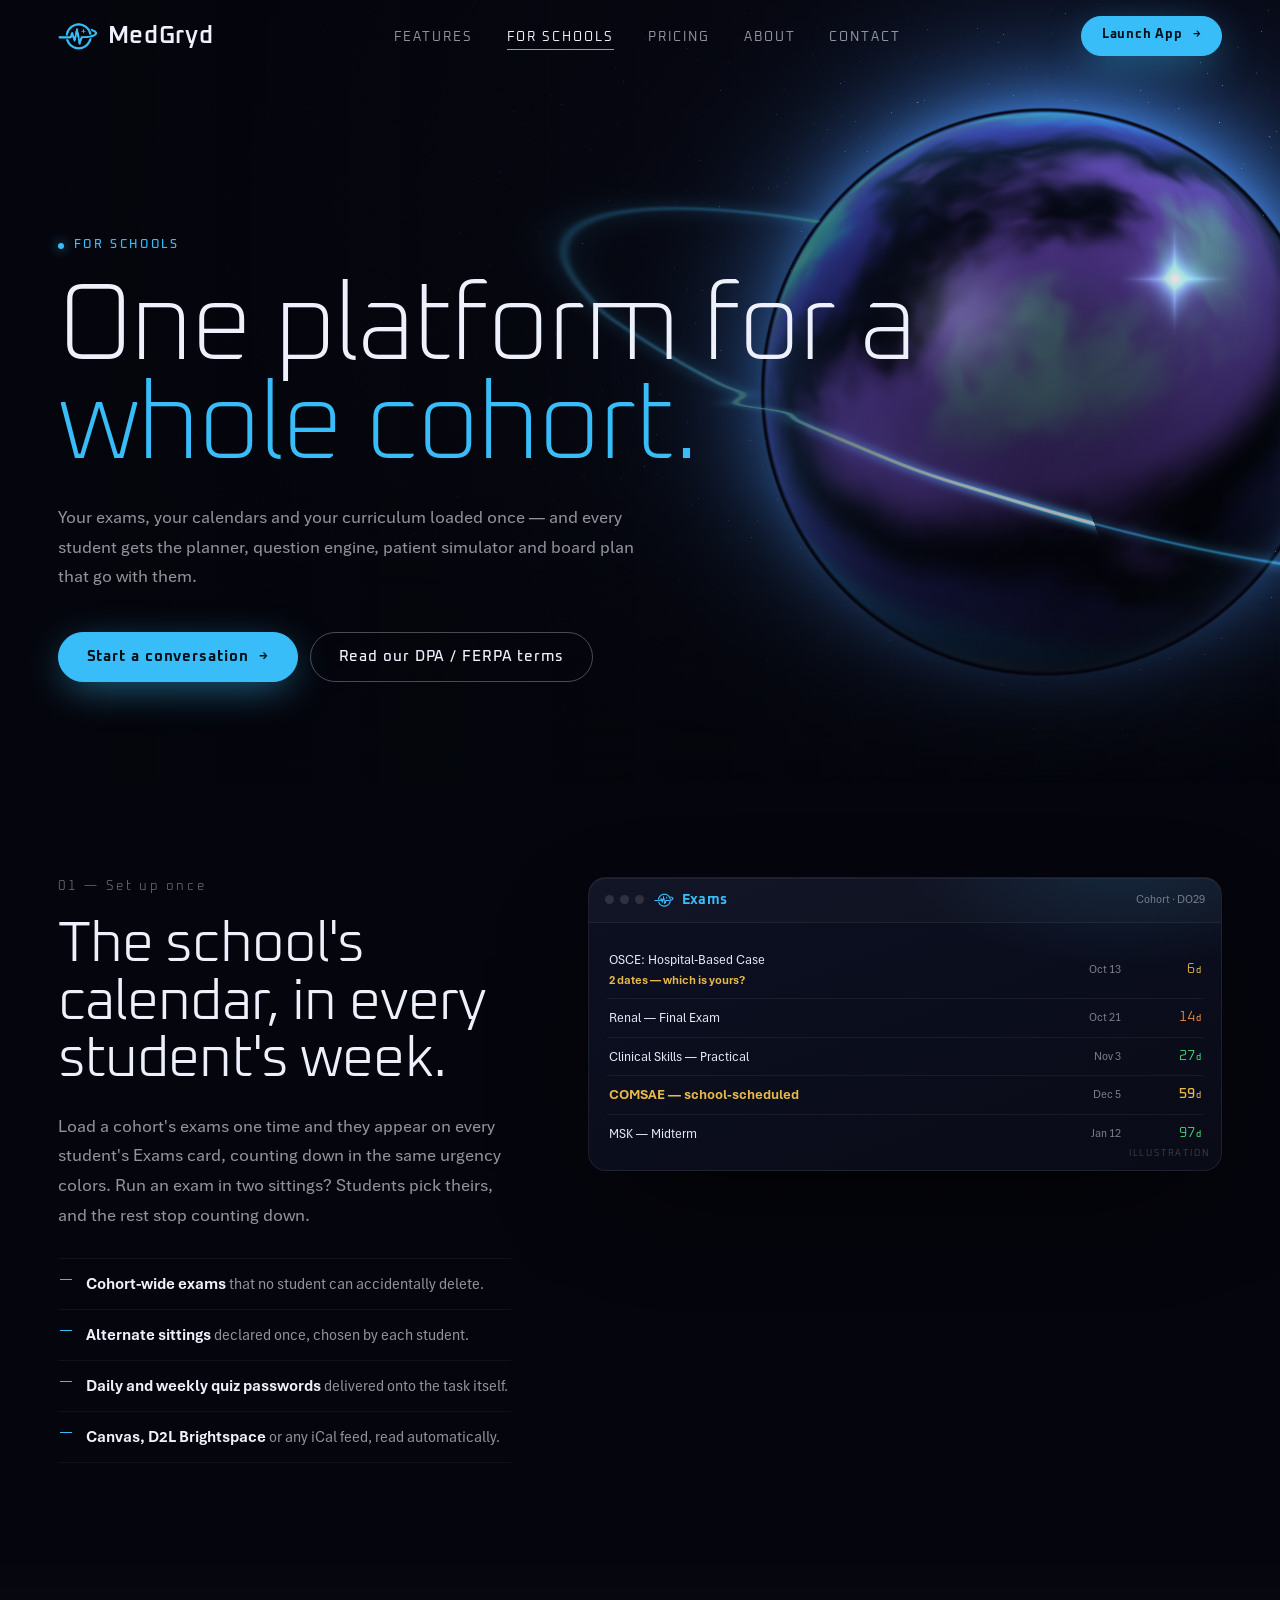
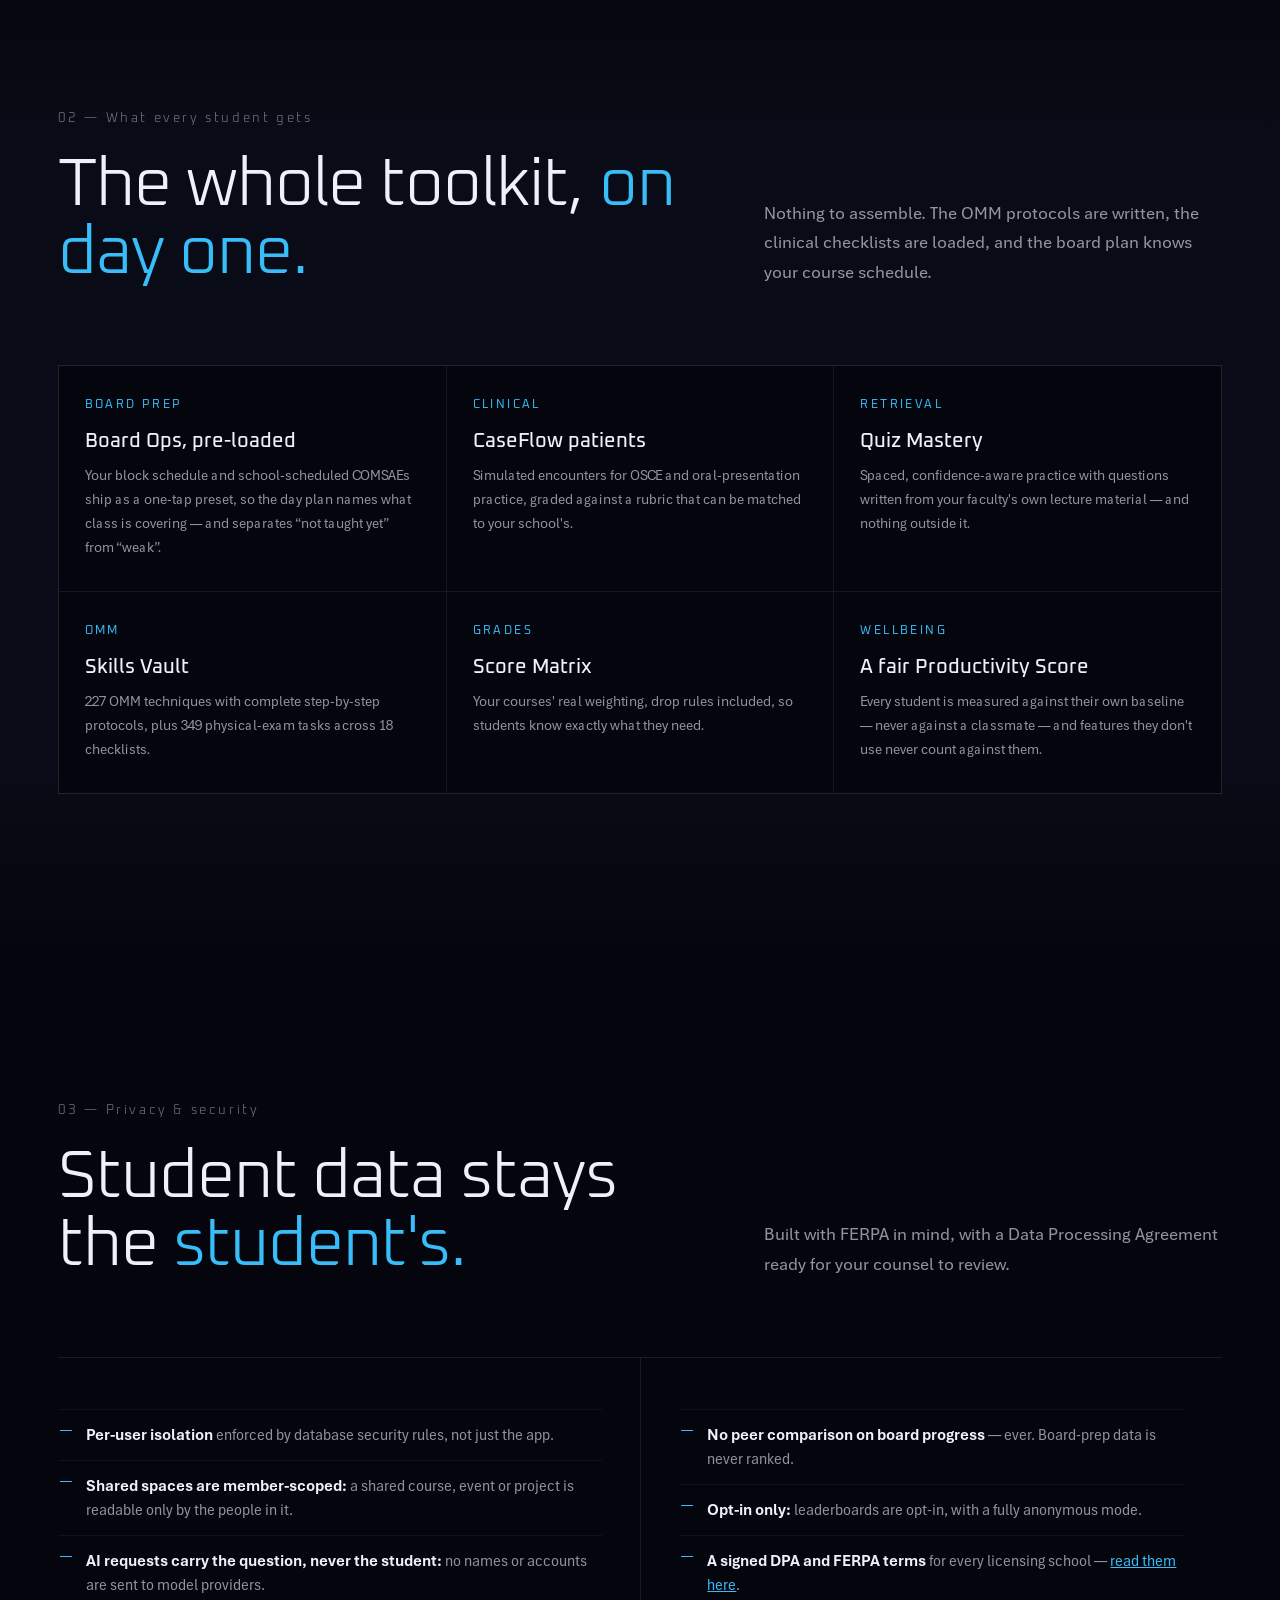
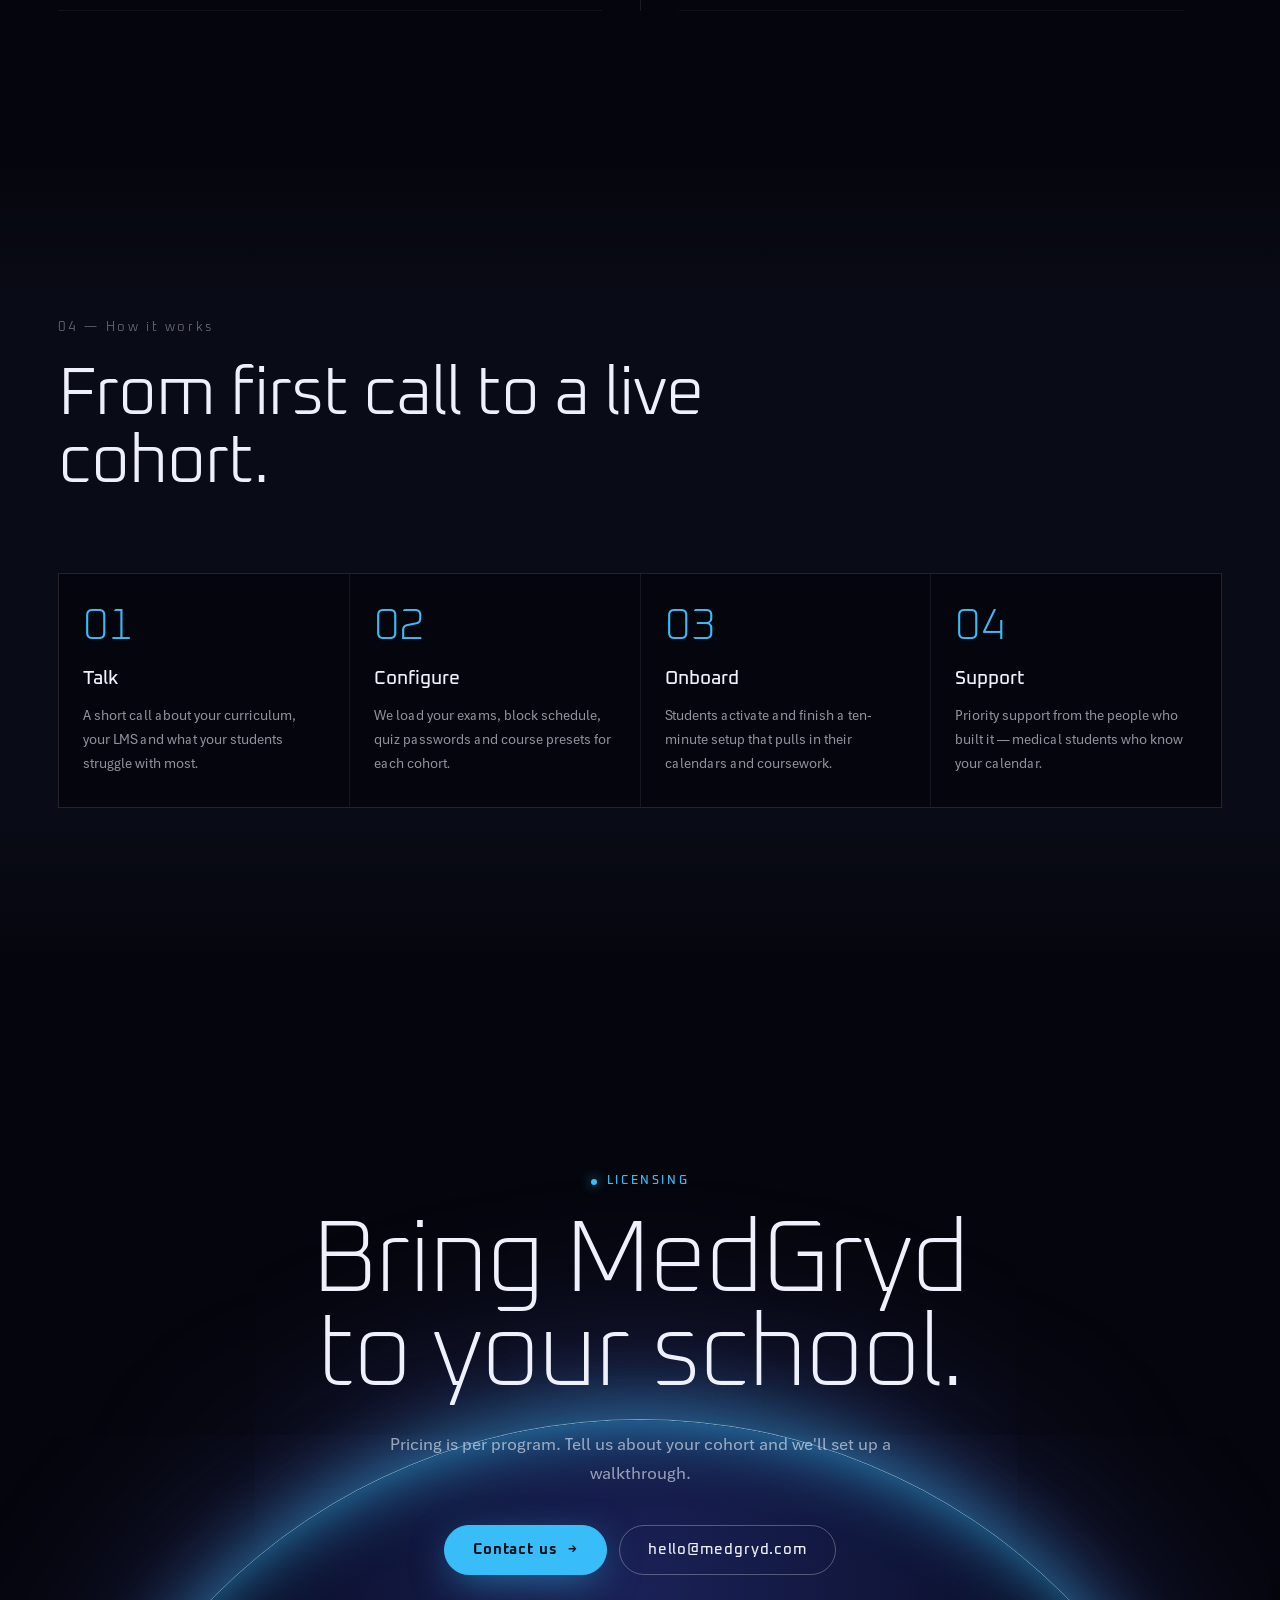
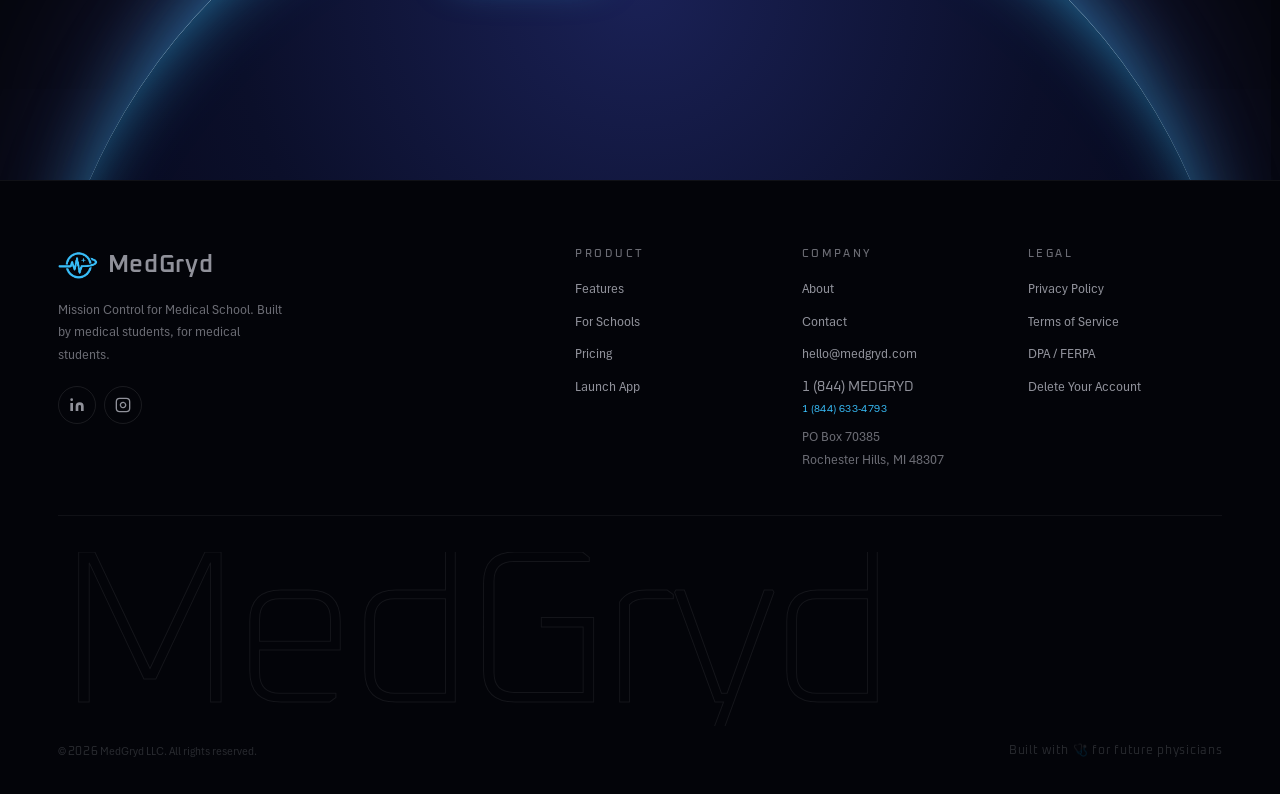
<file: schools.html>
<!doctype html>
<html lang="en">
<head>
  <meta charset="utf-8" />
  <meta name="viewport" content="width=device-width, initial-scale=1" />
  <title>MedGryd for Schools — One platform for a whole cohort</title>
  <meta name="description" content="License MedGryd for your medical school: cohort-wide exams and quiz passwords, LMS integration, board prep for every student, simulated patient encounters, and FERPA-ready data handling." />
  <meta name="theme-color" content="#05060d" />
  <link rel="canonical" href="https://medgryd.com/schools.html" />
  <link rel="icon" type="image/svg+xml" href="favicon-1.svg" />
  <meta property="og:type" content="website" />
  <meta property="og:url" content="https://medgryd.com/schools.html" />
  <meta property="og:title" content="MedGryd for Schools" />
  <meta property="og:description" content="One platform for a whole cohort — built with, and piloted by, medical students." />
  <meta property="og:image" content="https://medgryd.com/uploads/og-image.png" />
  <meta name="twitter:card" content="summary_large_image" />
  <link rel="preconnect" href="https://fonts.googleapis.com" />
  <link rel="preconnect" href="https://fonts.gstatic.com" crossorigin />
  <link href="https://fonts.googleapis.com/css2?family=Oxanium:wght@200;300;400;500;600;700&display=swap" rel="stylesheet" />
  <link rel="stylesheet" href="assets/site.css?v=6" />
  <link rel="stylesheet" href="assets/demos.css?v=4" />
  <script src="assets/site.js?v=3" defer></script>
  <script src="assets/planet.js?v=3" defer></script>
  <style>
    .cohort { display: grid; gap: 0; }
    .cohort .row { display: grid; grid-template-columns: minmax(0, 1fr) 90px 70px; gap: 10px; align-items: center; padding: 9px 2px; border-top: 1px solid rgba(255,255,255,.06); font-size: 13.5px; color: #e4e6f3; }
    .cohort .row:first-child { border-top: 0; }
    .cohort .d { font-family: var(--display); font-weight: 300; text-align: right; font-variant-numeric: tabular-nums; }
    .cohort .d small { font-size: .7em; font-weight: 500; margin-left: 1px; }
    .cohort .dt { font-size: 12px; color: rgba(240,240,250,.5); text-align: right; }
    .cohort .sit { display: block; margin-top: 3px; font-size: 11.5px; color: var(--warn); font-weight: 700; }
    .steps { counter-reset: s; display: grid; grid-template-columns: repeat(4, minmax(0, 1fr)); gap: 1px; background: var(--hair-2); border: 1px solid var(--hair-2); }
    .steps li { list-style: none; background: var(--bg); padding: 30px 24px 32px; counter-increment: s; }
    .steps li::before { content: "0" counter(s); display: block; font-family: var(--display); font-weight: 200; font-size: 44px; color: var(--accent); line-height: 1; margin-bottom: 16px; }
    .steps h3 { font-family: var(--display); font-weight: 500; color: var(--ink); font-size: 19px; margin: 0 0 8px; }
    .steps p { margin: 0; color: var(--dim); font-size: 15px; }
    @media (max-width: 900px) { .steps { grid-template-columns: repeat(2, minmax(0, 1fr)); } }
    @media (max-width: 560px) { .steps { grid-template-columns: minmax(0, 1fr); } }
  </style>
</head>
<body>
<a class="skip" href="#main">Skip to content</a>
<!--NAV:START-->
<header class="nav" data-page="schools">
  <div class="shell">
    <a class="brand" href="/" aria-label="MedGryd home"><img src="uploads/logo-blue.png" alt="" width="40" height="40" /><span>MedGryd</span></a>
    <nav aria-label="Primary">
      <ul class="nav-links">
        <li><a href="features.html">Features</a></li>
        <li><a href="schools.html" aria-current="page">For Schools</a></li>
        <li><a href="pricing.html">Pricing</a></li>
        <li><a href="about.html">About</a></li>
        <li><a href="contact.html">Contact</a></li>
      </ul>
    </nav>
    <div class="nav-cta">
      <a class="pill solid sm" href="https://app.medgryd.com" target="_blank" rel="noopener">Launch App <span class="arr" aria-hidden="true">→</span></a>
      <button class="nav-burger" type="button" aria-label="Menu" aria-controls="nav-sheet" aria-expanded="false"><span></span><span></span></button>
    </div>
  </div>
</header>
<div class="nav-sheet" id="nav-sheet">
  <a href="features.html">Features</a>
  <a href="schools.html" aria-current="page">For Schools</a>
  <a href="pricing.html">Pricing</a>
  <a href="about.html">About</a>
  <a href="contact.html">Contact</a>
  <a class="pill solid" href="https://app.medgryd.com" target="_blank" rel="noopener">Launch App <span class="arr" aria-hidden="true">→</span></a>
</div>
<!--NAV:END-->

<main id="main">
  <section class="page-hero">
    <div class="planetlet" aria-hidden="true"></div>
    <canvas class="hero-canvas" data-planet="side" aria-hidden="true"></canvas>
    <div class="shell">
      <span class="eyebrow fade-up d0">For schools</span>
      <h1 class="display fade-up d1" style="margin-top:22px">One platform for a <em>whole cohort.</em></h1>
      <p class="lede fade-up d2">Your exams, your calendars and your curriculum loaded once — and every student gets the planner, question engine, patient simulator and board plan that go with them.</p>
      <div class="hero-actions fade-up d3" style="justify-content:flex-start">
        <a class="pill solid" href="contact.html?topic=school">Start a conversation <span class="arr" aria-hidden="true">→</span></a>
        <a class="pill" href="dpa.html">Read our DPA / FERPA terms</a>
      </div>
    </div>
  </section>

  <section class="section tight">
    <div class="shell">
      <div class="feature">
        <div class="feature-copy reveal">
          <span class="idx">01 — Set up once</span>
          <h2 class="h2">The school's calendar, in every student's week.</h2>
          <p class="lede">Load a cohort's exams one time and they appear on every student's Exams card, counting down in the same urgency colors. Run an exam in two sittings? Students pick theirs, and the rest stop counting down.</p>
          <ul class="ticks">
            <li><b>Cohort-wide exams</b> that no student can accidentally delete.</li>
            <li><b>Alternate sittings</b> declared once, chosen by each student.</li>
            <li><b>Daily and weekly quiz passwords</b> delivered onto the task itself.</li>
            <li><b>Canvas, D2L Brightspace</b> or any iCal feed, read automatically.</li>
          </ul>
        </div>
        <div class="reveal" data-delay="120">
          <div class="app"><div class="app-bar"><div class="dots" aria-hidden="true"><i></i><i></i><i></i></div><div class="title"><img src="uploads/logo-blue.png" alt="" />Exams</div><div class="meta">Cohort · DO29</div></div>
            <div class="app-body">
              <div class="cohort">
                <div class="row"><span>OSCE: Hospital-Based Case<span class="sit">2 dates — which is yours?</span></span><span class="dt">Oct 13</span><span class="d" style="color:var(--warn)">6<small>d</small></span></div>
                <div class="row"><span>Renal — Final Exam</span><span class="dt">Oct 21</span><span class="d" style="color:#fb923c">14<small>d</small></span></div>
                <div class="row"><span>Clinical Skills — Practical</span><span class="dt">Nov 3</span><span class="d" style="color:var(--ok)">27<small>d</small></span></div>
                <div class="row"><span style="color:var(--warn);font-weight:700">COMSAE — school-scheduled</span><span class="dt">Dec 5</span><span class="d" style="color:var(--warn);font-weight:500">59<small>d</small></span></div>
                <div class="row"><span>MSK — Midterm</span><span class="dt">Jan 12</span><span class="d" style="color:var(--ok)">97<small>d</small></span></div>
              </div>
              <div class="demo-note" aria-hidden="true">Illustration</div>
            </div></div>
        </div>
      </div>
    </div>
  </section>

  <section class="section band">
    <div class="shell">
      <div class="sec-head reveal">
        <div><span class="idx">02 — What every student gets</span><h2 class="h2">The whole toolkit, <em>on day one.</em></h2></div>
        <p class="lede">Nothing to assemble. The OMM protocols are written, the clinical checklists are loaded, and the board plan knows your course schedule.</p>
      </div>
      <div class="cards reveal">
        <div class="card"><div class="k">Board prep</div><h3>Board Ops, pre-loaded</h3><p>Your block schedule and school-scheduled COMSAEs ship as a one-tap preset, so the day plan names what class is covering — and separates “not taught yet” from “weak”.</p></div>
        <div class="card"><div class="k">Clinical</div><h3>CaseFlow patients</h3><p>Simulated encounters for OSCE and oral-presentation practice, graded against a rubric that can be matched to your school's.</p></div>
        <div class="card"><div class="k">Retrieval</div><h3>Quiz Mastery</h3><p>Spaced, confidence-aware practice with questions written from your faculty's own lecture material — and nothing outside it.</p></div>
        <div class="card"><div class="k">OMM</div><h3>Skills Vault</h3><p>227 OMM techniques with complete step-by-step protocols, plus 349 physical-exam tasks across 18 checklists.</p></div>
        <div class="card"><div class="k">Grades</div><h3>Score Matrix</h3><p>Your courses' real weighting, drop rules included, so students know exactly what they need.</p></div>
        <div class="card"><div class="k">Wellbeing</div><h3>A fair Productivity Score</h3><p>Every student is measured against their own baseline — never against a classmate — and features they don't use never count against them.</p></div>
      </div>
    </div>
  </section>

  <section class="section">
    <div class="shell">
      <div class="sec-head reveal">
        <div><span class="idx">03 — Privacy &amp; security</span><h2 class="h2">Student data stays the <em>student's.</em></h2></div>
        <p class="lede">Built with FERPA in mind, with a Data Processing Agreement ready for your counsel to review.</p>
      </div>
      <div class="split reveal">
        <div>
          <ul class="ticks" style="margin-top:0">
            <li><b>Per-user isolation</b> enforced by database security rules, not just the app.</li>
            <li><b>Shared spaces are member-scoped:</b> a shared course, event or project is readable only by the people in it.</li>
            <li><b>AI requests carry the question, never the student:</b> no names or accounts are sent to model providers.</li>
          </ul>
        </div>
        <div>
          <ul class="ticks" style="margin-top:0">
            <li><b>No peer comparison on board progress</b> — ever. Board-prep data is never ranked.</li>
            <li><b>Opt-in only:</b> leaderboards are opt-in, with a fully anonymous mode.</li>
            <li><b>A signed DPA and FERPA terms</b> for every licensing school — <a href="dpa.html" style="color:var(--accent)">read them here</a>.</li>
          </ul>
        </div>
      </div>
    </div>
  </section>

  <section class="section band">
    <div class="shell">
      <div class="sec-head reveal">
        <div><span class="idx">04 — How it works</span><h2 class="h2">From first call to a live cohort.</h2></div>
      </div>
      <ol class="steps reveal" style="padding:0;margin:0">
        <li><h3>Talk</h3><p>A short call about your curriculum, your LMS and what your students struggle with most.</p></li>
        <li><h3>Configure</h3><p>We load your exams, block schedule, quiz passwords and course presets for each cohort.</p></li>
        <li><h3>Onboard</h3><p>Students activate and finish a ten-minute setup that pulls in their calendars and coursework.</p></li>
        <li><h3>Support</h3><p>Priority support from the people who built it — medical students who know your calendar.</p></li>
      </ol>
    </div>
  </section>

  <section class="closer">
    <div class="glow" aria-hidden="true"></div>
    <div class="shell">
      <span class="eyebrow reveal">Licensing</span>
      <h2 class="display reveal" style="margin-top:22px">Bring MedGryd<br />to your school.</h2>
      <p class="lede reveal">Pricing is per program. Tell us about your cohort and we'll set up a walkthrough.</p>
      <div class="hero-actions reveal"><a class="pill solid" href="contact.html?topic=school">Contact us <span class="arr" aria-hidden="true">→</span></a><a class="pill" href="mailto:hello@medgryd.com">hello@medgryd.com</a></div>
    </div>
  </section>
</main>

<!--FOOTER:START-->
<footer class="footer">
  <div class="shell">
    <div class="footer-top">
      <div>
        <a class="brand" href="/" aria-label="MedGryd home"><img src="uploads/logo-blue.png" alt="" width="40" height="40" /><span>MedGryd</span></a>
        <p class="tagline">Mission Control for Medical School. Built by medical students, for medical students.</p>
        <div class="socials">
          <a href="https://www.linkedin.com/company/medgryd" target="_blank" rel="noopener" aria-label="MedGryd on LinkedIn"><svg width="16" height="16" viewBox="0 0 24 24" fill="currentColor" aria-hidden="true"><path d="M16 8a6 6 0 0 1 6 6v7h-4v-7a2 2 0 0 0-4 0v7h-4v-7a6 6 0 0 1 6-6zM2 9h4v12H2z"/><circle cx="4" cy="4" r="2"/></svg></a>
          <a href="https://instagram.com/medgryd" target="_blank" rel="noopener" aria-label="MedGryd on Instagram"><svg width="16" height="16" viewBox="0 0 24 24" fill="none" stroke="currentColor" stroke-width="2" aria-hidden="true"><rect x="2" y="2" width="20" height="20" rx="5"/><path d="M16 11.37A4 4 0 1 1 12.63 8 4 4 0 0 1 16 11.37z"/><path d="M17.5 6.5h.01"/></svg></a>
        </div>
      </div>
      <div>
        <h4>Product</h4>
        <ul><li><a href="features.html">Features</a></li><li><a href="schools.html">For Schools</a></li><li><a href="pricing.html">Pricing</a></li><li><a href="https://app.medgryd.com" target="_blank" rel="noopener">Launch App</a></li></ul>
      </div>
      <div>
        <h4>Company</h4>
        <ul><li><a href="about.html">About</a></li><li><a href="contact.html">Contact</a></li><li><a href="mailto:hello@medgryd.com">hello@medgryd.com</a></li><li><a class="phone-link" href="tel:+18446334793" aria-label="Call MedGryd at 1 844 633 4793"><span class="phone-name">1 (844) MEDGRYD</span><small>1 (844) 633-4793</small></a></li></ul>
        <address>PO Box 70385<br />Rochester Hills, MI 48307</address>
      </div>
      <div>
        <h4>Legal</h4>
        <ul><li><a href="privacy.html">Privacy Policy</a></li><li><a href="terms.html">Terms of Service</a></li><li><a href="dpa.html">DPA / FERPA</a></li><li><a href="delete-account.html">Delete Your Account</a></li></ul>
      </div>
    </div>
    <div class="footer-word" aria-hidden="true">MedGryd</div>
    <div class="footer-bot"><span>© <span data-year>2026</span> MedGryd LLC. All rights reserved.</span><span>Built with 🩺 for future physicians</span></div>
  </div>
</footer>
<!--FOOTER:END-->
</body>
</html>
</file>
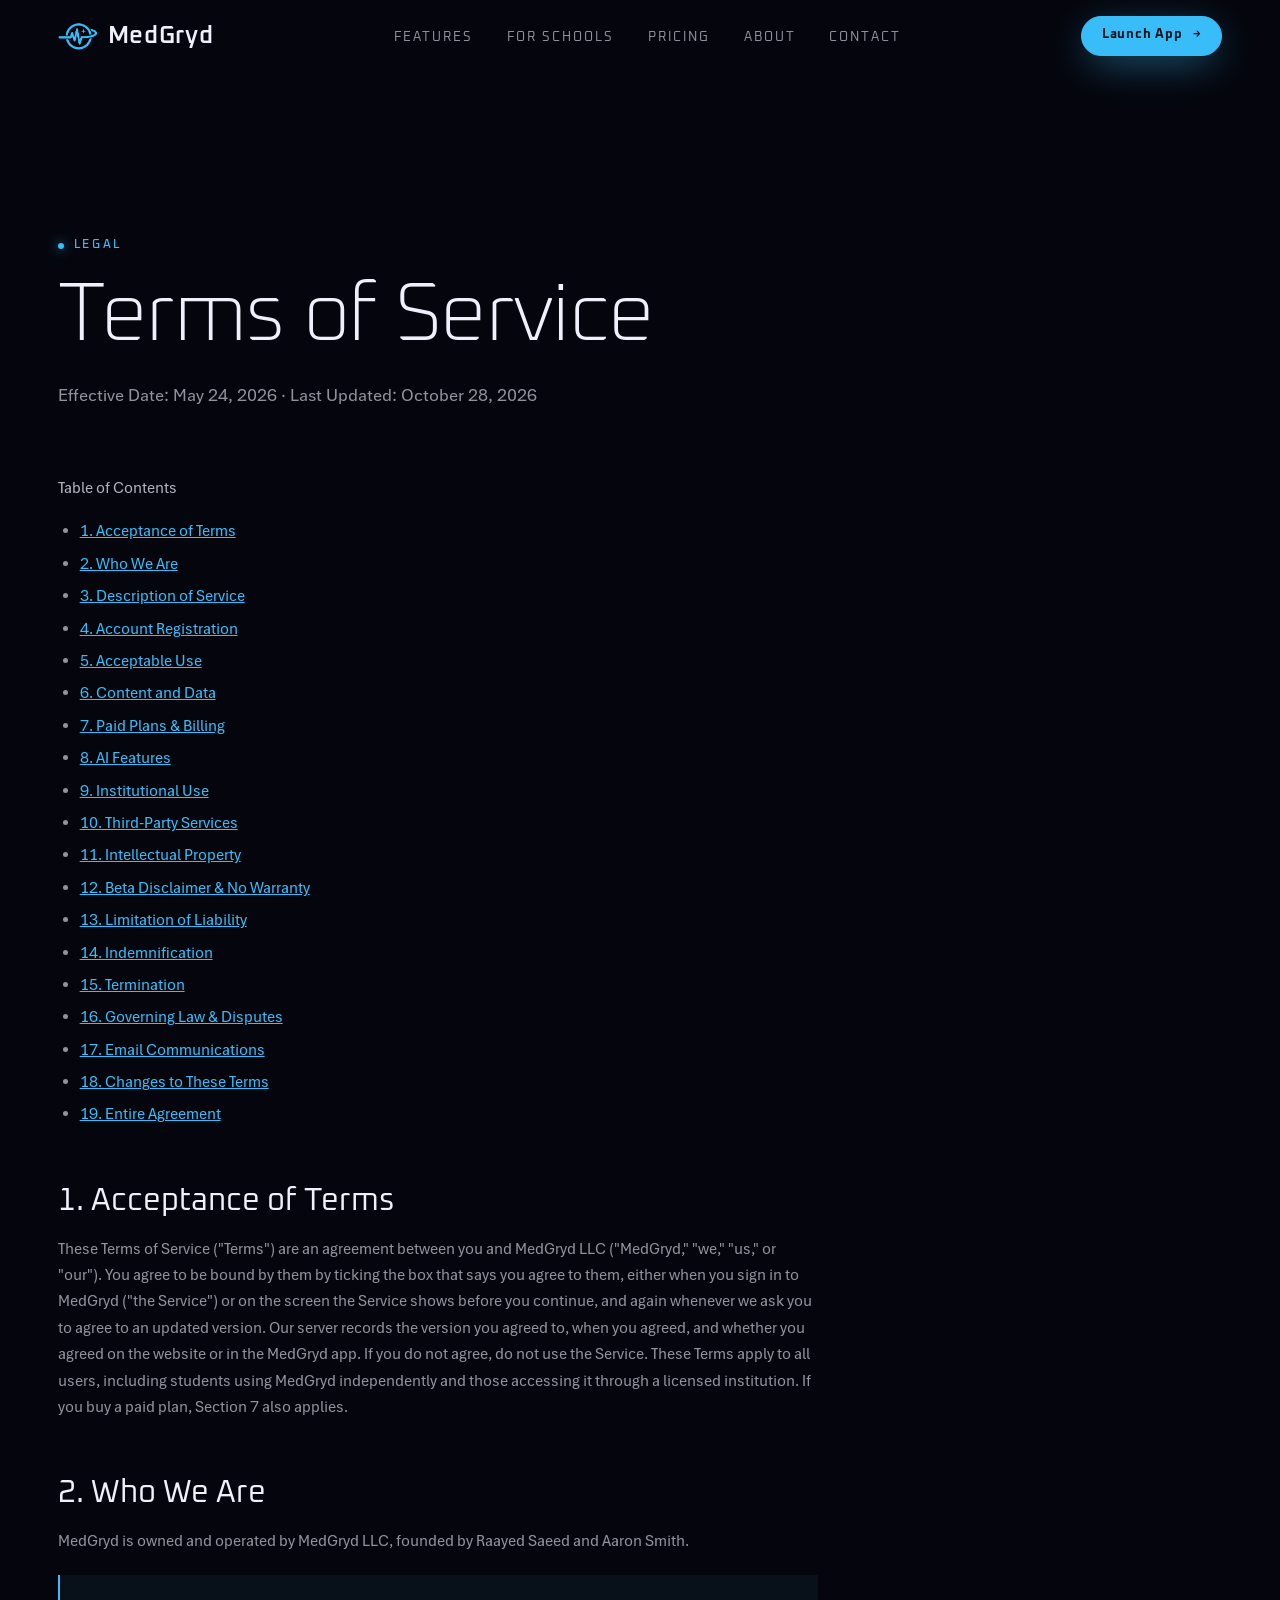
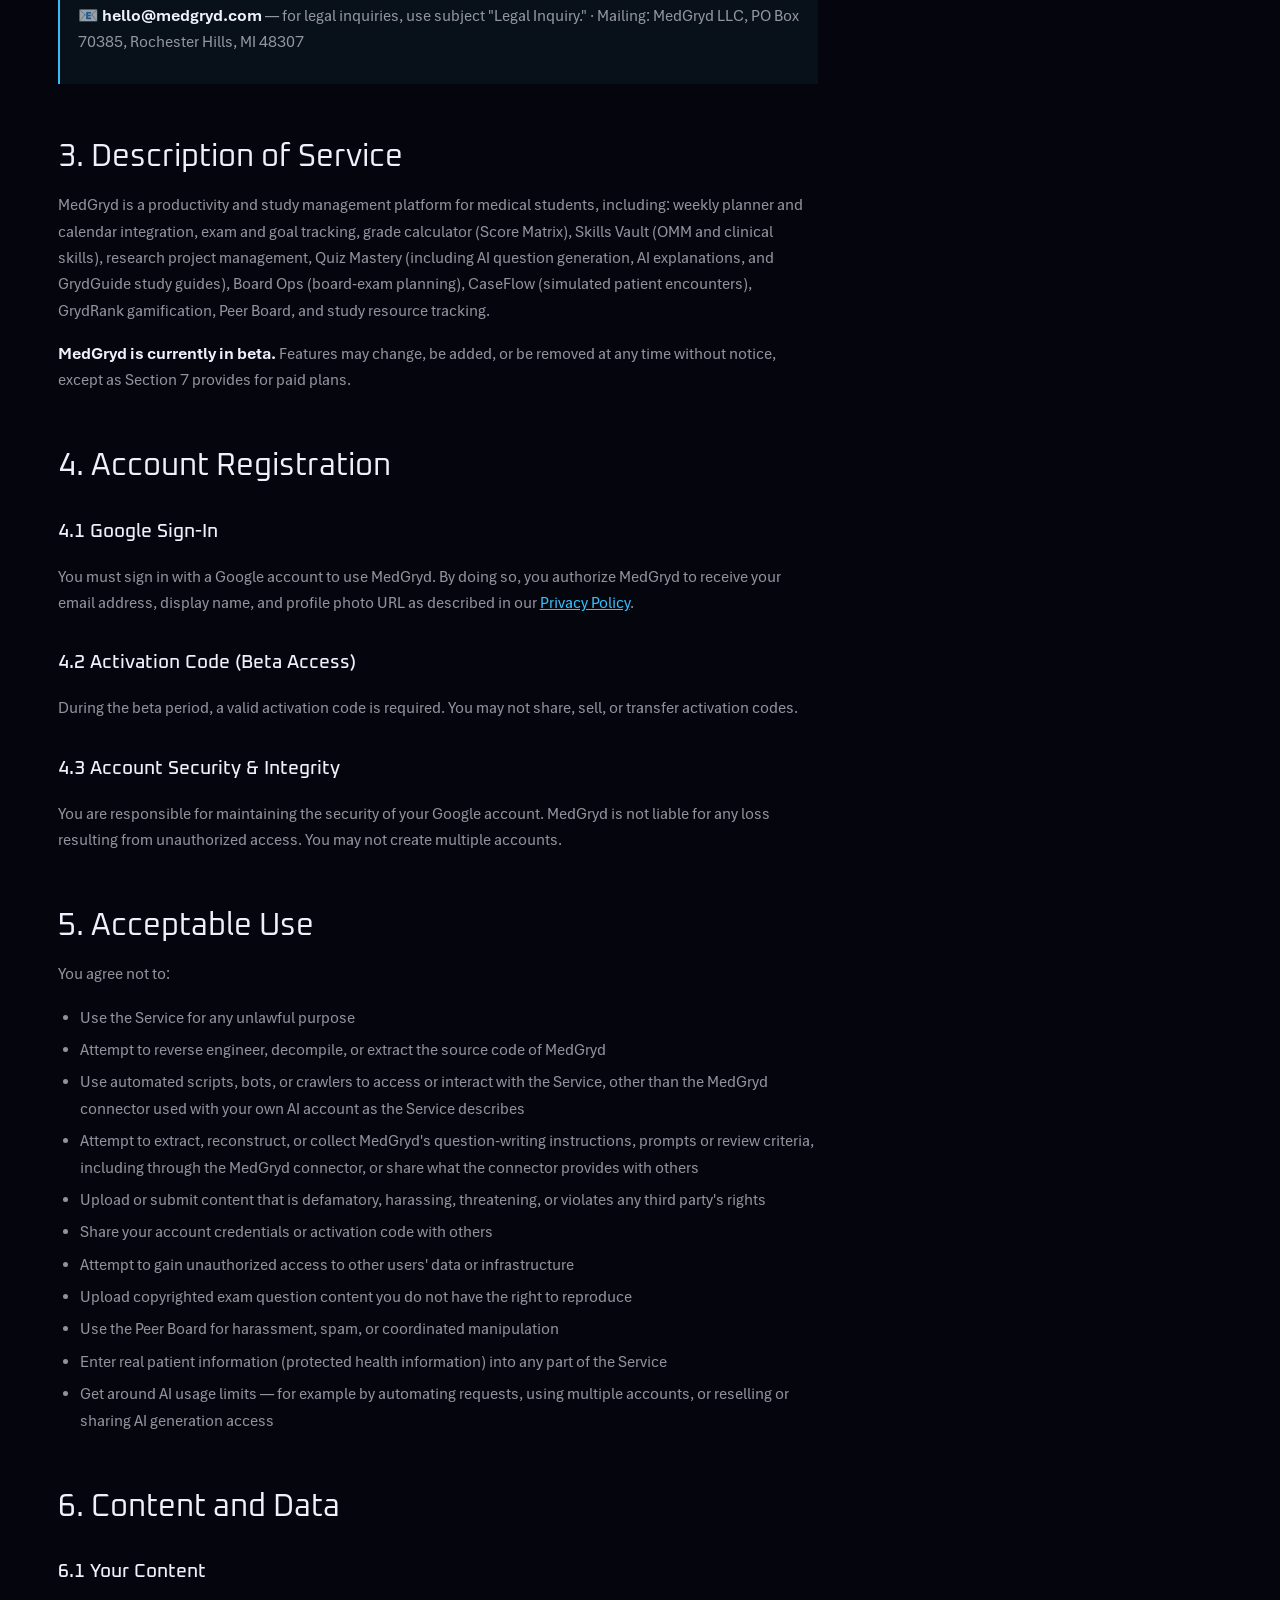
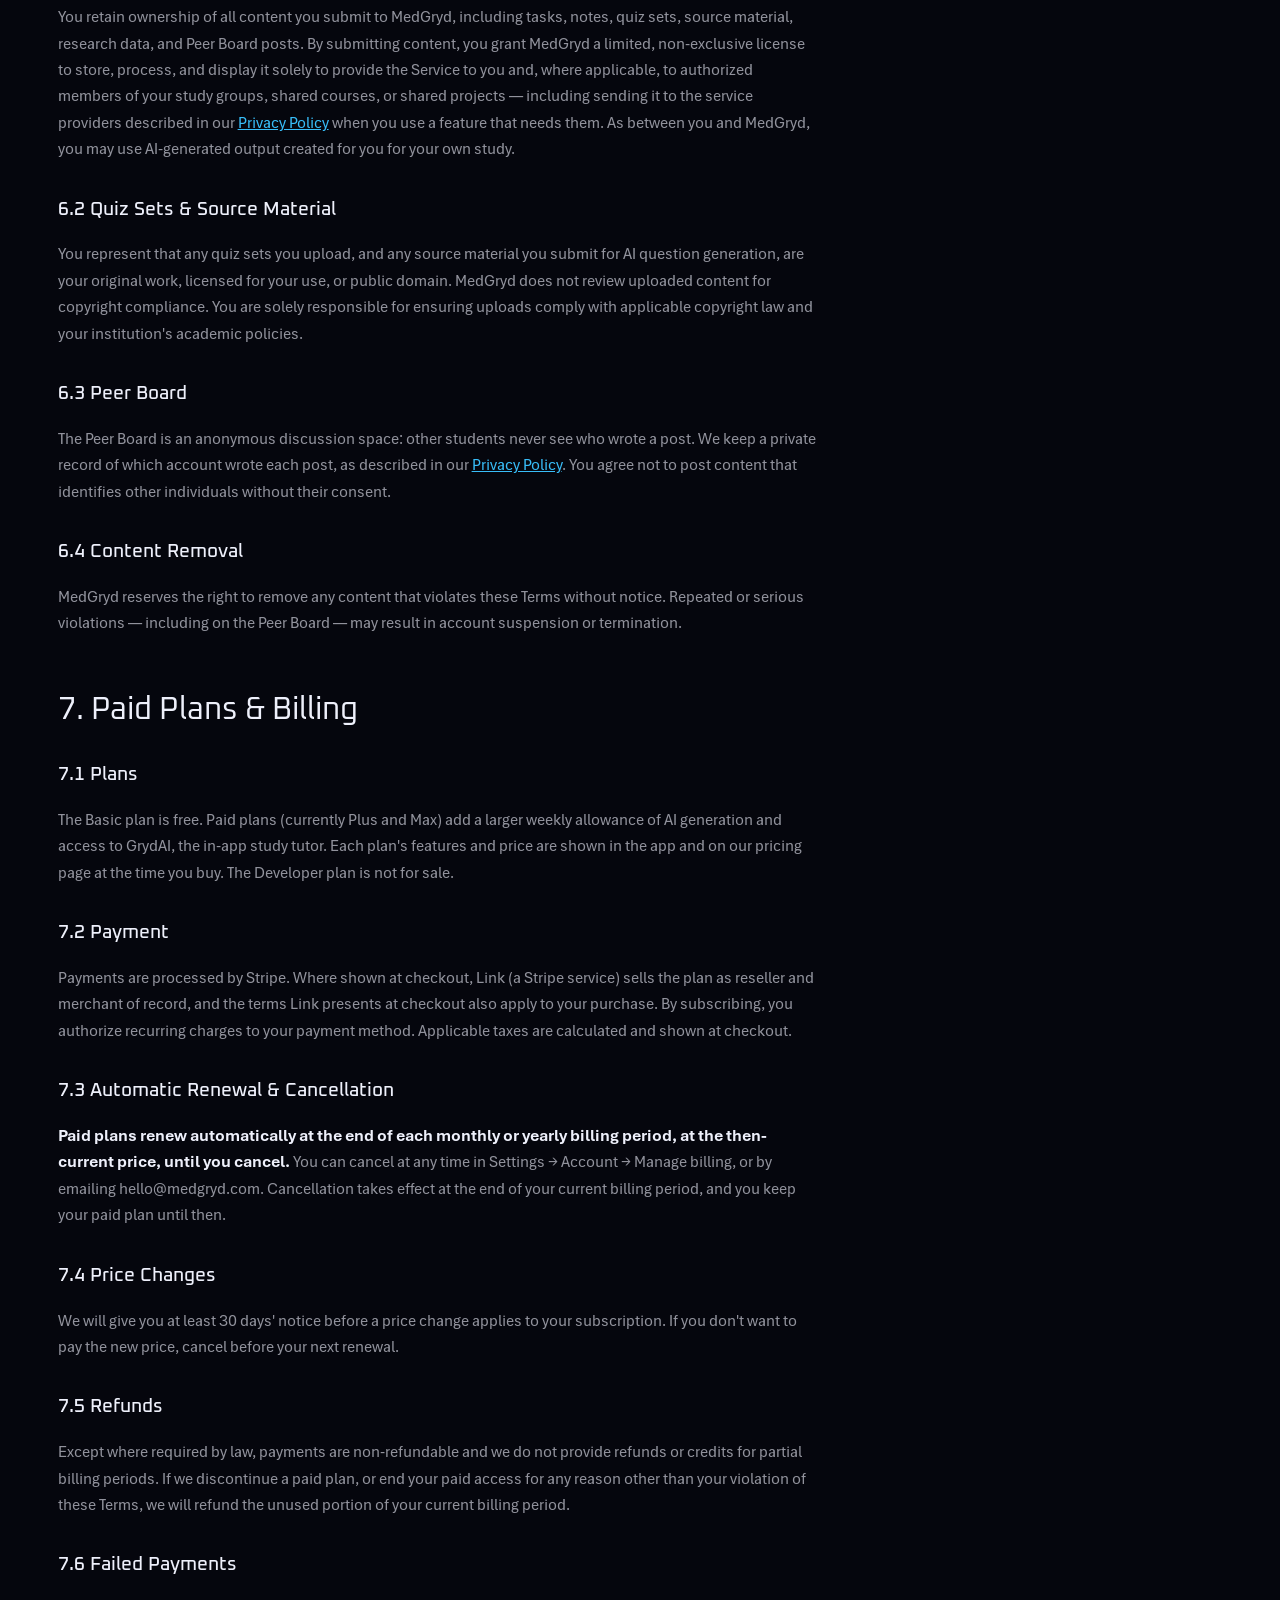
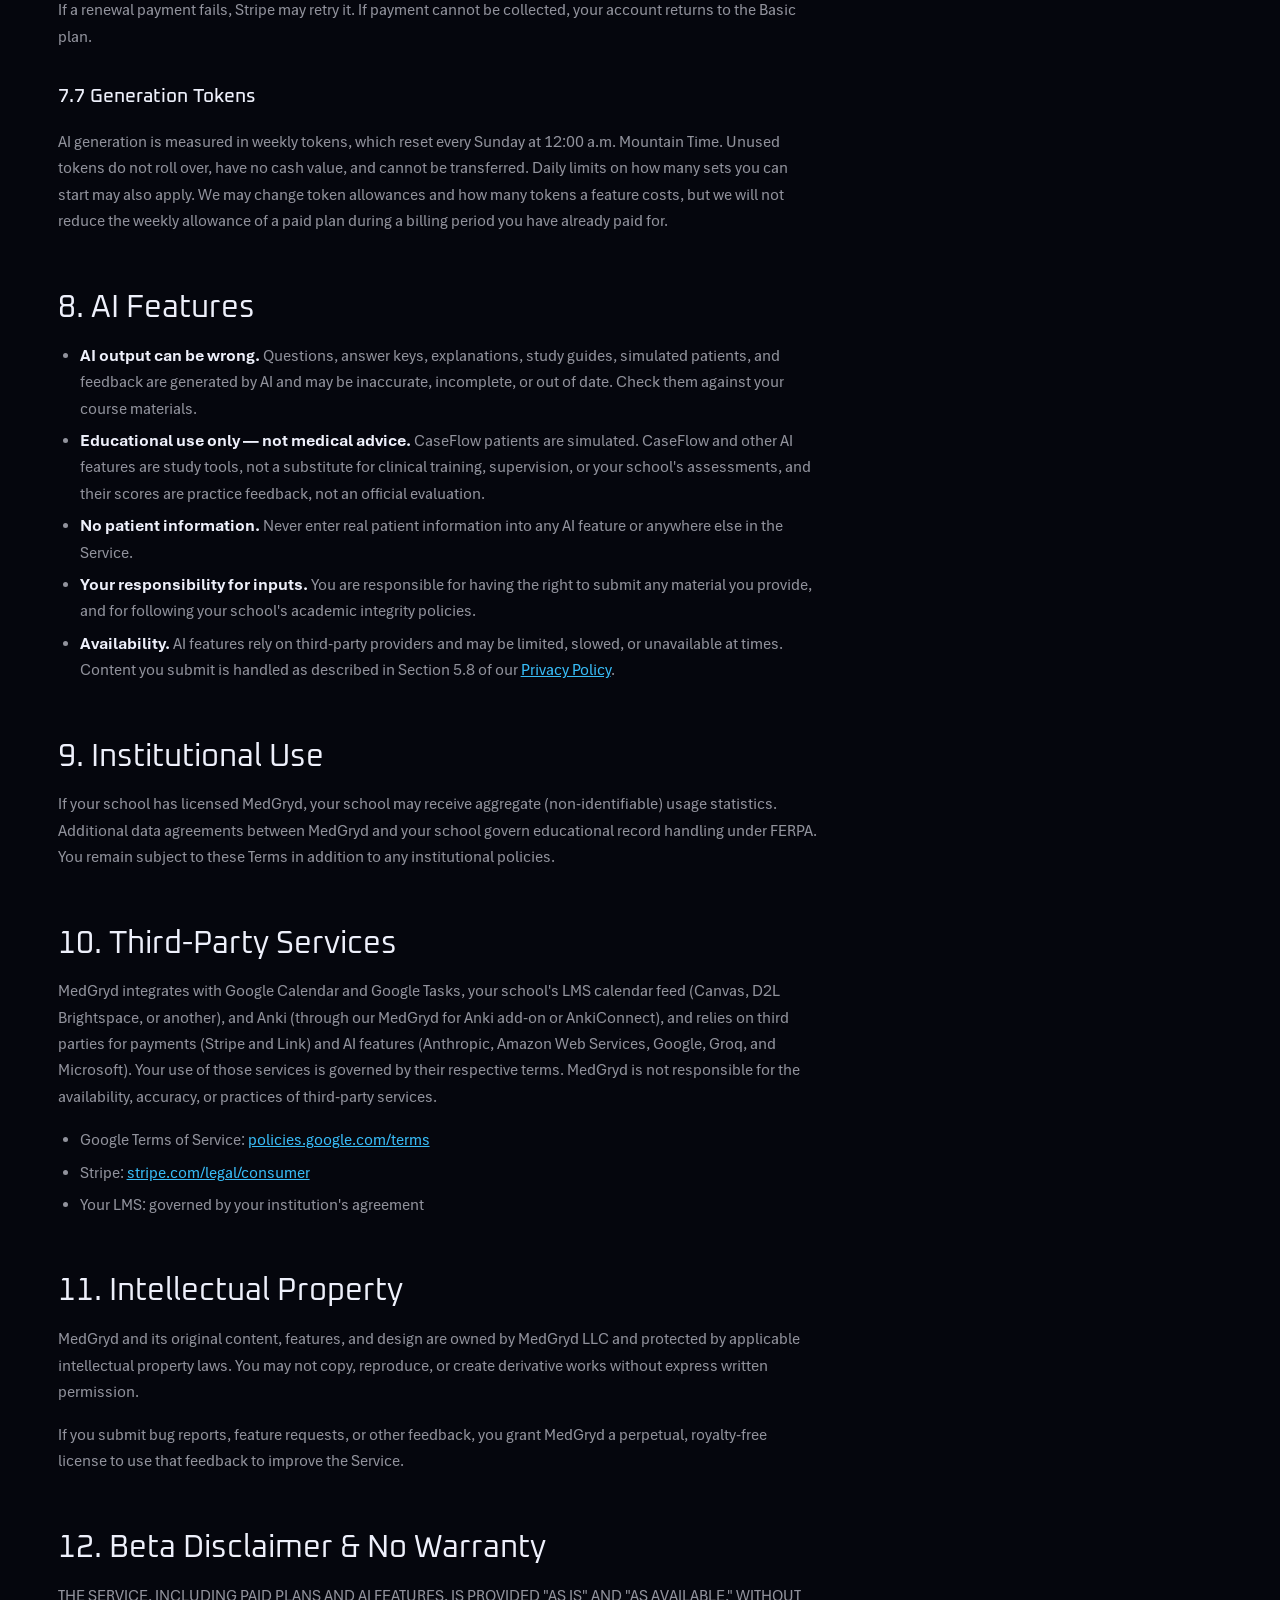
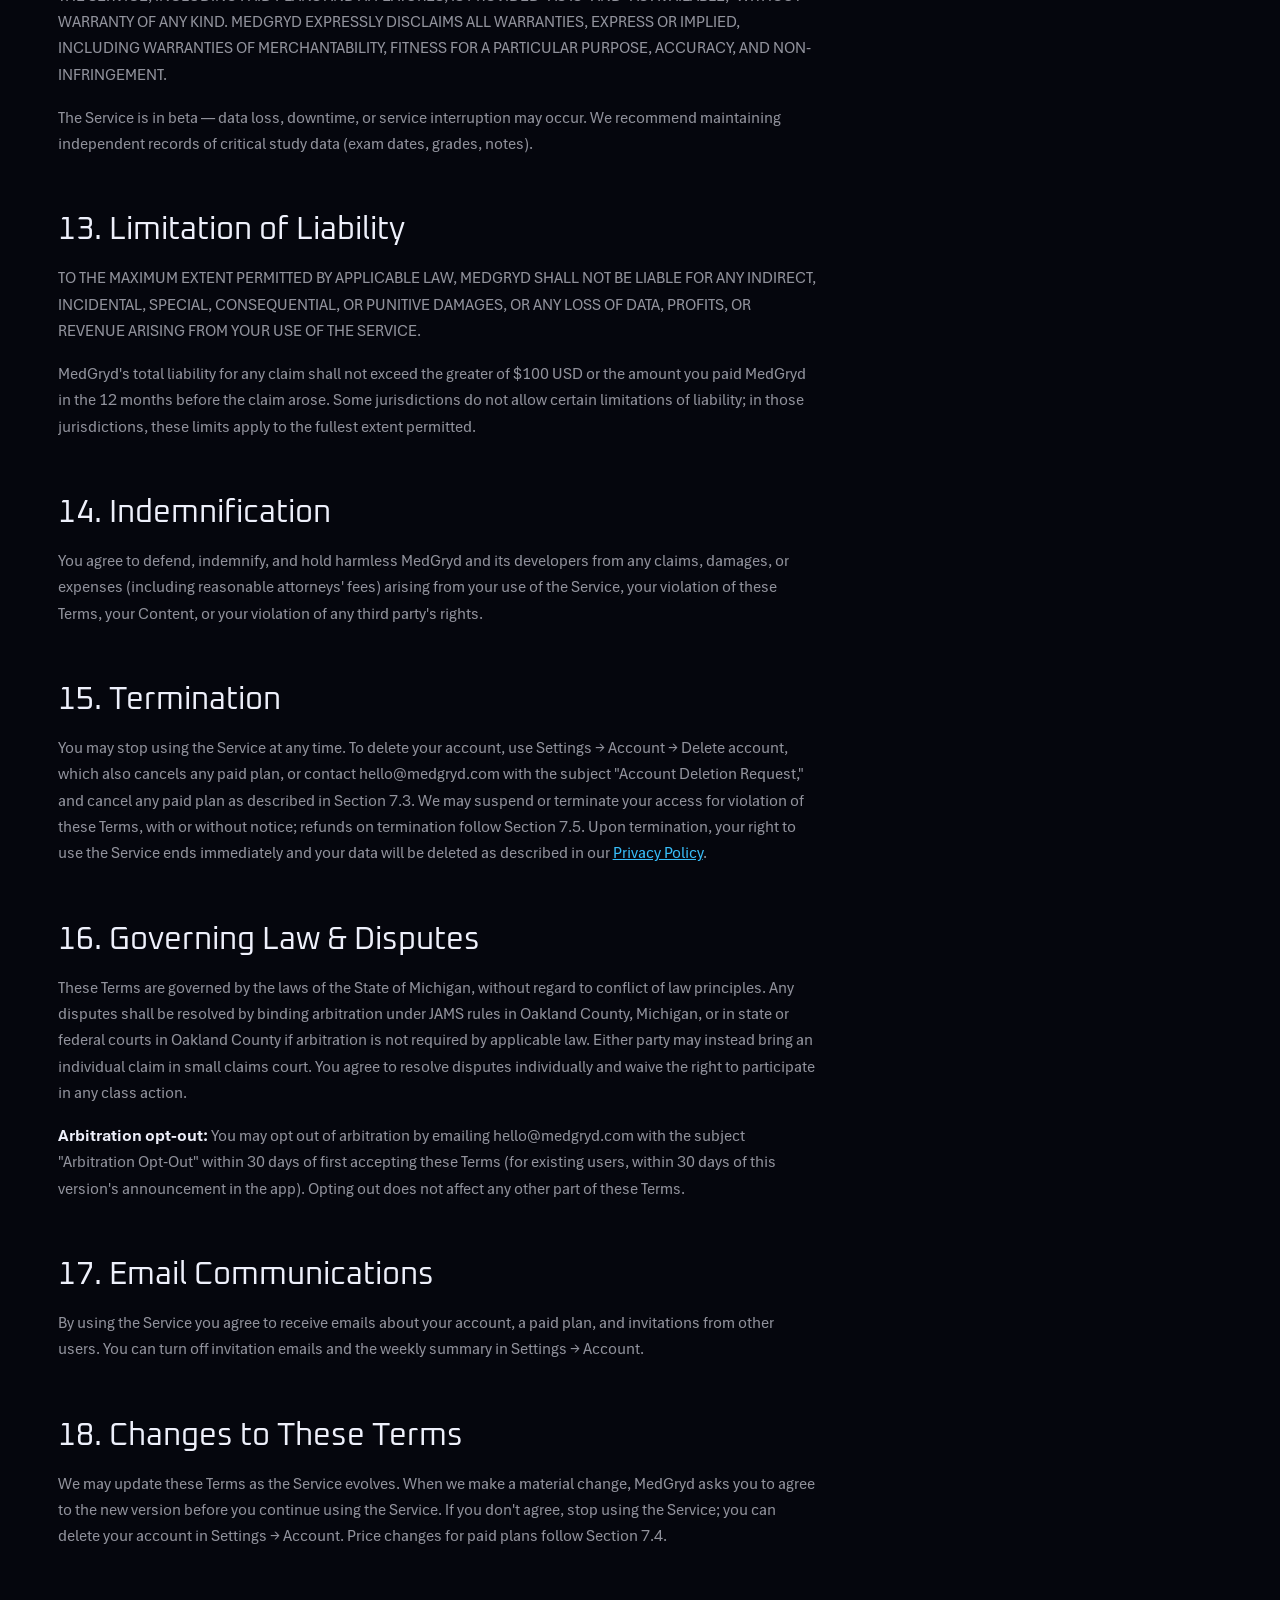
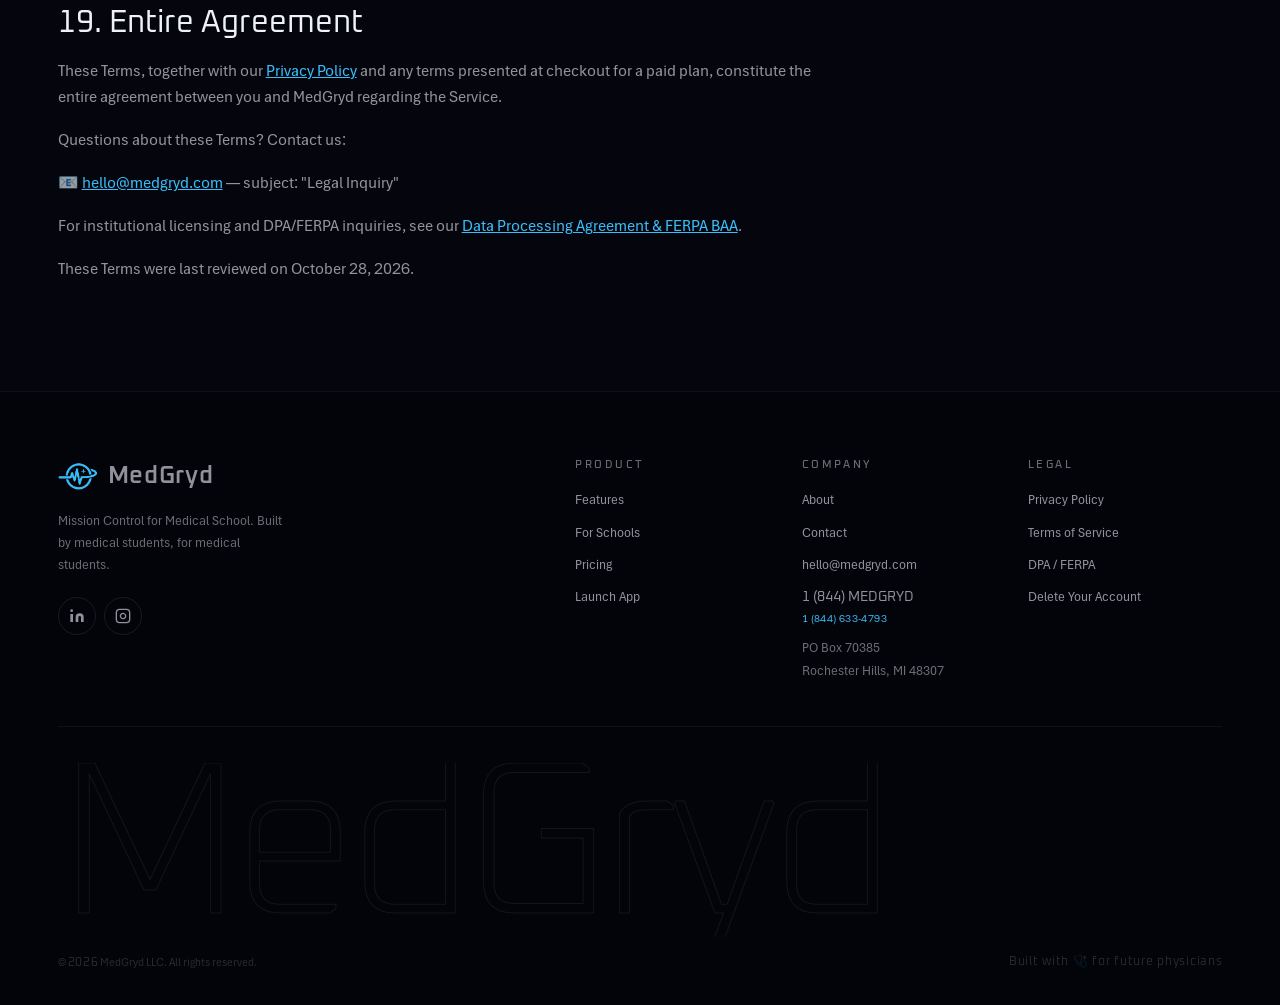
<file: terms.html>
<!doctype html>
<html lang="en">
<head>
  <meta charset="utf-8" />
  <meta name="viewport" content="width=device-width, initial-scale=1" />
  <title>Terms of Service — MedGryd</title>
  <meta name="description" content="MedGryd Terms of Service — rules governing your use of the MedGryd student productivity platform." />
  <meta name="theme-color" content="#05060d" />
  <link rel="canonical" href="https://medgryd.com/terms.html" />
  <link rel="icon" type="image/svg+xml" href="favicon-1.svg" />
  <meta property="og:type" content="website" />
  <meta property="og:url" content="https://medgryd.com/terms.html" />
  <meta property="og:title" content="Terms of Service — MedGryd" />
  <meta property="og:description" content="MedGryd Terms of Service — rules governing your use of the MedGryd student productivity platform." />
  <meta property="og:image" content="https://medgryd.com/uploads/og-image.png" />
  <meta name="twitter:card" content="summary_large_image" />
  <link rel="preconnect" href="https://fonts.googleapis.com" />
  <link rel="preconnect" href="https://fonts.gstatic.com" crossorigin />
  <link href="https://fonts.googleapis.com/css2?family=Oxanium:wght@200;300;400;500;600;700&display=swap" rel="stylesheet" />
  <link rel="stylesheet" href="assets/site.css?v=6" />
  <script src="assets/site.js?v=3" defer></script>
</head>
<body>
<a class="skip" href="#main">Skip to content</a>
<!--NAV:START-->
<header class="nav" data-page="terms">
  <div class="shell">
    <a class="brand" href="/" aria-label="MedGryd home"><img src="uploads/logo-blue.png" alt="" width="40" height="40" /><span>MedGryd</span></a>
    <nav aria-label="Primary">
      <ul class="nav-links">
        <li><a href="features.html">Features</a></li>
        <li><a href="schools.html">For Schools</a></li>
        <li><a href="pricing.html">Pricing</a></li>
        <li><a href="about.html">About</a></li>
        <li><a href="contact.html">Contact</a></li>
      </ul>
    </nav>
    <div class="nav-cta">
      <a class="pill solid sm" href="https://app.medgryd.com" target="_blank" rel="noopener">Launch App <span class="arr" aria-hidden="true">→</span></a>
      <button class="nav-burger" type="button" aria-label="Menu" aria-controls="nav-sheet" aria-expanded="false"><span></span><span></span></button>
    </div>
  </div>
</header>
<div class="nav-sheet" id="nav-sheet">
  <a href="features.html">Features</a>
  <a href="schools.html">For Schools</a>
  <a href="pricing.html">Pricing</a>
  <a href="about.html">About</a>
  <a href="contact.html">Contact</a>
  <a class="pill solid" href="https://app.medgryd.com" target="_blank" rel="noopener">Launch App <span class="arr" aria-hidden="true">→</span></a>
</div>
<!--NAV:END-->

<main id="main">
  <section class="page-hero" style="padding-bottom:clamp(40px,5vw,64px)">
    <div class="shell">
      <span class="eyebrow fade-up d0">Legal</span>
      <h1 class="display fade-up d1" style="margin-top:22px;font-size:clamp(40px,6.4vw,96px)">Terms of Service</h1>
      <p class="lede fade-up d2">Effective Date: May 24, 2026 · Last Updated: October 28, 2026</p>
    </div>
  </section>
  <section class="section tight" style="padding-top:0">
    <div class="shell">
      <article class="prose">
Table of Contents
<ul><li><a href="#s1">1. Acceptance of Terms</a></li>
<li><a href="#s2">2. Who We Are</a></li>
<li><a href="#s3">3. Description of Service</a></li>
<li><a href="#s4">4. Account Registration</a></li>
<li><a href="#s5">5. Acceptable Use</a></li>
<li><a href="#s6">6. Content and Data</a></li>
<li><a href="#s7">7. Paid Plans &amp; Billing</a></li>
<li><a href="#s8">8. AI Features</a></li>
<li><a href="#s9">9. Institutional Use</a></li>
<li><a href="#s10">10. Third-Party Services</a></li>
<li><a href="#s11">11. Intellectual Property</a></li>
<li><a href="#s12">12. Beta Disclaimer &amp; No Warranty</a></li>
<li><a href="#s13">13. Limitation of Liability</a></li>
<li><a href="#s14">14. Indemnification</a></li>
<li><a href="#s15">15. Termination</a></li>
<li><a href="#s16">16. Governing Law &amp; Disputes</a></li>
<li><a href="#s17">17. Email Communications</a></li>
<li><a href="#s18">18. Changes to These Terms</a></li>
<li><a href="#s19">19. Entire Agreement</a></li>
</ul>

<h2 id="s1">1. Acceptance of Terms</h2>
<p>These Terms of Service ("Terms") are an agreement between you and MedGryd LLC ("MedGryd," "we," "us," or "our"). You agree to be bound by them by ticking the box that says you agree to them, either when you sign in to MedGryd ("the Service") or on the screen the Service shows before you continue, and again whenever we ask you to agree to an updated version. Our server records the version you agreed to, when you agreed, and whether you agreed on the website or in the MedGryd app. If you do not agree, do not use the Service. These Terms apply to all users, including students using MedGryd independently and those accessing it through a licensed institution. If you buy a paid plan, Section 7 also applies.</p>
<h2 id="s2">2. Who We Are</h2>
<p>MedGryd is owned and operated by MedGryd LLC, founded by Raayed Saeed and Aaron Smith.</p>
<div class="callout"><p>📧 <strong>hello@medgryd.com</strong> — for legal inquiries, use subject "Legal Inquiry." · Mailing: MedGryd LLC, PO Box 70385, Rochester Hills, MI 48307</p></div>
<h2 id="s3">3. Description of Service</h2>
<p>MedGryd is a productivity and study management platform for medical students, including: weekly planner and calendar integration, exam and goal tracking, grade calculator (Score Matrix), Skills Vault (OMM and clinical skills), research project management, Quiz Mastery (including AI question generation, AI explanations, and GrydGuide study guides), Board Ops (board-exam planning), CaseFlow (simulated patient encounters), GrydRank gamification, Peer Board, and study resource tracking.</p>
<p><strong>MedGryd is currently in beta.</strong> Features may change, be added, or be removed at any time without notice, except as Section 7 provides for paid plans.</p>
<h2 id="s4">4. Account Registration</h2>
<h3>4.1 Google Sign-In</h3>
<p>You must sign in with a Google account to use MedGryd. By doing so, you authorize MedGryd to receive your email address, display name, and profile photo URL as described in our <a href="privacy.html">Privacy Policy</a>.</p>
<h3>4.2 Activation Code (Beta Access)</h3>
<p>During the beta period, a valid activation code is required. You may not share, sell, or transfer activation codes.</p>
<h3>4.3 Account Security &amp; Integrity</h3>
<p>You are responsible for maintaining the security of your Google account. MedGryd is not liable for any loss resulting from unauthorized access. You may not create multiple accounts.</p>
<h2 id="s5">5. Acceptable Use</h2>
<p>You agree not to:</p>
<ul><li>Use the Service for any unlawful purpose</li>
<li>Attempt to reverse engineer, decompile, or extract the source code of MedGryd</li>
<li>Use automated scripts, bots, or crawlers to access or interact with the Service, other than the MedGryd connector used with your own AI account as the Service describes</li>
<li>Attempt to extract, reconstruct, or collect MedGryd's question-writing instructions, prompts or review criteria, including through the MedGryd connector, or share what the connector provides with others</li>
<li>Upload or submit content that is defamatory, harassing, threatening, or violates any third party's rights</li>
<li>Share your account credentials or activation code with others</li>
<li>Attempt to gain unauthorized access to other users' data or infrastructure</li>
<li>Upload copyrighted exam question content you do not have the right to reproduce</li>
<li>Use the Peer Board for harassment, spam, or coordinated manipulation</li>
<li>Enter real patient information (protected health information) into any part of the Service</li>
<li>Get around AI usage limits — for example by automating requests, using multiple accounts, or reselling or sharing AI generation access</li>
</ul>
<h2 id="s6">6. Content and Data</h2>
<h3>6.1 Your Content</h3>
<p>You retain ownership of all content you submit to MedGryd, including tasks, notes, quiz sets, source material, research data, and Peer Board posts. By submitting content, you grant MedGryd a limited, non-exclusive license to store, process, and display it solely to provide the Service to you and, where applicable, to authorized members of your study groups, shared courses, or shared projects — including sending it to the service providers described in our <a href="privacy.html">Privacy Policy</a> when you use a feature that needs them. As between you and MedGryd, you may use AI-generated output created for you for your own study.</p>
<h3>6.2 Quiz Sets &amp; Source Material</h3>
<p>You represent that any quiz sets you upload, and any source material you submit for AI question generation, are your original work, licensed for your use, or public domain. MedGryd does not review uploaded content for copyright compliance. You are solely responsible for ensuring uploads comply with applicable copyright law and your institution's academic policies.</p>
<h3>6.3 Peer Board</h3>
<p>The Peer Board is an anonymous discussion space: other students never see who wrote a post. We keep a private record of which account wrote each post, as described in our <a href="privacy.html">Privacy Policy</a>. You agree not to post content that identifies other individuals without their consent.</p>
<h3>6.4 Content Removal</h3>
<p>MedGryd reserves the right to remove any content that violates these Terms without notice. Repeated or serious violations — including on the Peer Board — may result in account suspension or termination.</p>
<h2 id="s7">7. Paid Plans &amp; Billing</h2>
<h3>7.1 Plans</h3>
<p>The Basic plan is free. Paid plans (currently Plus and Max) add a larger weekly allowance of AI generation and access to GrydAI, the in-app study tutor. Each plan's features and price are shown in the app and on our pricing page at the time you buy. The Developer plan is not for sale.</p>
<h3>7.2 Payment</h3>
<p>Payments are processed by Stripe. Where shown at checkout, Link (a Stripe service) sells the plan as reseller and merchant of record, and the terms Link presents at checkout also apply to your purchase. By subscribing, you authorize recurring charges to your payment method. Applicable taxes are calculated and shown at checkout.</p>
<h3>7.3 Automatic Renewal &amp; Cancellation</h3>
<p><strong>Paid plans renew automatically at the end of each monthly or yearly billing period, at the then-current price, until you cancel.</strong> You can cancel at any time in Settings → Account → Manage billing, or by emailing hello@medgryd.com. Cancellation takes effect at the end of your current billing period, and you keep your paid plan until then.</p>
<h3>7.4 Price Changes</h3>
<p>We will give you at least 30 days' notice before a price change applies to your subscription. If you don't want to pay the new price, cancel before your next renewal.</p>
<h3>7.5 Refunds</h3>
<p>Except where required by law, payments are non-refundable and we do not provide refunds or credits for partial billing periods. If we discontinue a paid plan, or end your paid access for any reason other than your violation of these Terms, we will refund the unused portion of your current billing period.</p>
<h3>7.6 Failed Payments</h3>
<p>If a renewal payment fails, Stripe may retry it. If payment cannot be collected, your account returns to the Basic plan.</p>
<h3>7.7 Generation Tokens</h3>
<p>AI generation is measured in weekly tokens, which reset every Sunday at 12:00 a.m. Mountain Time. Unused tokens do not roll over, have no cash value, and cannot be transferred. Daily limits on how many sets you can start may also apply. We may change token allowances and how many tokens a feature costs, but we will not reduce the weekly allowance of a paid plan during a billing period you have already paid for.</p>
<h2 id="s8">8. AI Features</h2>
<ul><li><strong>AI output can be wrong.</strong> Questions, answer keys, explanations, study guides, simulated patients, and feedback are generated by AI and may be inaccurate, incomplete, or out of date. Check them against your course materials.</li>
<li><strong>Educational use only — not medical advice.</strong> CaseFlow patients are simulated. CaseFlow and other AI features are study tools, not a substitute for clinical training, supervision, or your school's assessments, and their scores are practice feedback, not an official evaluation.</li>
<li><strong>No patient information.</strong> Never enter real patient information into any AI feature or anywhere else in the Service.</li>
<li><strong>Your responsibility for inputs.</strong> You are responsible for having the right to submit any material you provide, and for following your school's academic integrity policies.</li>
<li><strong>Availability.</strong> AI features rely on third-party providers and may be limited, slowed, or unavailable at times. Content you submit is handled as described in Section 5.8 of our <a href="privacy.html">Privacy Policy</a>.</li>
</ul>
<h2 id="s9">9. Institutional Use</h2>
<p>If your school has licensed MedGryd, your school may receive aggregate (non-identifiable) usage statistics. Additional data agreements between MedGryd and your school govern educational record handling under FERPA. You remain subject to these Terms in addition to any institutional policies.</p>
<h2 id="s10">10. Third-Party Services</h2>
<p>MedGryd integrates with Google Calendar and Google Tasks, your school's LMS calendar feed (Canvas, D2L Brightspace, or another), and Anki (through our MedGryd for Anki add-on or AnkiConnect), and relies on third parties for payments (Stripe and Link) and AI features (Anthropic, Amazon Web Services, Google, Groq, and Microsoft). Your use of those services is governed by their respective terms. MedGryd is not responsible for the availability, accuracy, or practices of third-party services.</p>
<ul><li>Google Terms of Service: <a href="https://policies.google.com/terms" target="_blank" rel="noopener">policies.google.com/terms</a></li>
<li>Stripe: <a href="https://stripe.com/legal/consumer" target="_blank" rel="noopener">stripe.com/legal/consumer</a></li>
<li>Your LMS: governed by your institution's agreement</li>
</ul>
<h2 id="s11">11. Intellectual Property</h2>
<p>MedGryd and its original content, features, and design are owned by MedGryd LLC and protected by applicable intellectual property laws. You may not copy, reproduce, or create derivative works without express written permission.</p>
<p>If you submit bug reports, feature requests, or other feedback, you grant MedGryd a perpetual, royalty-free license to use that feedback to improve the Service.</p>
<h2 id="s12">12. Beta Disclaimer &amp; No Warranty</h2>
<p>THE SERVICE, INCLUDING PAID PLANS AND AI FEATURES, IS PROVIDED "AS IS" AND "AS AVAILABLE," WITHOUT WARRANTY OF ANY KIND. MEDGRYD EXPRESSLY DISCLAIMS ALL WARRANTIES, EXPRESS OR IMPLIED, INCLUDING WARRANTIES OF MERCHANTABILITY, FITNESS FOR A PARTICULAR PURPOSE, ACCURACY, AND NON-INFRINGEMENT.</p>
<p>The Service is in beta — data loss, downtime, or service interruption may occur. We recommend maintaining independent records of critical study data (exam dates, grades, notes).</p>
<h2 id="s13">13. Limitation of Liability</h2>
<p>TO THE MAXIMUM EXTENT PERMITTED BY APPLICABLE LAW, MEDGRYD SHALL NOT BE LIABLE FOR ANY INDIRECT, INCIDENTAL, SPECIAL, CONSEQUENTIAL, OR PUNITIVE DAMAGES, OR ANY LOSS OF DATA, PROFITS, OR REVENUE ARISING FROM YOUR USE OF THE SERVICE.</p>
<p>MedGryd's total liability for any claim shall not exceed the greater of $100 USD or the amount you paid MedGryd in the 12 months before the claim arose. Some jurisdictions do not allow certain limitations of liability; in those jurisdictions, these limits apply to the fullest extent permitted.</p>
<h2 id="s14">14. Indemnification</h2>
<p>You agree to defend, indemnify, and hold harmless MedGryd and its developers from any claims, damages, or expenses (including reasonable attorneys' fees) arising from your use of the Service, your violation of these Terms, your Content, or your violation of any third party's rights.</p>
<h2 id="s15">15. Termination</h2>
<p>You may stop using the Service at any time. To delete your account, use Settings → Account → Delete account, which also cancels any paid plan, or contact hello@medgryd.com with the subject "Account Deletion Request," and cancel any paid plan as described in Section 7.3. We may suspend or terminate your access for violation of these Terms, with or without notice; refunds on termination follow Section 7.5. Upon termination, your right to use the Service ends immediately and your data will be deleted as described in our <a href="privacy.html">Privacy Policy</a>.</p>
<h2 id="s16">16. Governing Law &amp; Disputes</h2>
<p>These Terms are governed by the laws of the State of Michigan, without regard to conflict of law principles. Any disputes shall be resolved by binding arbitration under JAMS rules in Oakland County, Michigan, or in state or federal courts in Oakland County if arbitration is not required by applicable law. Either party may instead bring an individual claim in small claims court. You agree to resolve disputes individually and waive the right to participate in any class action.</p>
<p><strong>Arbitration opt-out:</strong> You may opt out of arbitration by emailing hello@medgryd.com with the subject "Arbitration Opt-Out" within 30 days of first accepting these Terms (for existing users, within 30 days of this version's announcement in the app). Opting out does not affect any other part of these Terms.</p>
<h2 id="s17">17. Email Communications</h2>
<p>By using the Service you agree to receive emails about your account, a paid plan, and invitations from other users. You can turn off invitation emails and the weekly summary in Settings → Account.</p>
<h2 id="s18">18. Changes to These Terms</h2>
<p>We may update these Terms as the Service evolves. When we make a material change, MedGryd asks you to agree to the new version before you continue using the Service. If you don't agree, stop using the Service; you can delete your account in Settings → Account. Price changes for paid plans follow Section 7.4.</p>
<h2 id="s19">19. Entire Agreement</h2>
<p>These Terms, together with our <a href="privacy.html">Privacy Policy</a> and any terms presented at checkout for a paid plan, constitute the entire agreement between you and MedGryd regarding the Service.</p>

<p>Questions about these Terms? Contact us:</p>
<p>📧 <a href="mailto:hello@medgryd.com">hello@medgryd.com</a> — subject: "Legal Inquiry"</p>
<p>For institutional licensing and DPA/FERPA inquiries, see our <a href="dpa.html">Data Processing Agreement &amp; FERPA BAA</a>.</p>

<p>These Terms were last reviewed on October 28, 2026.</p>
      </article>
    </div>
  </section>
</main>

<!--FOOTER:START-->
<footer class="footer">
  <div class="shell">
    <div class="footer-top">
      <div>
        <a class="brand" href="/" aria-label="MedGryd home"><img src="uploads/logo-blue.png" alt="" width="40" height="40" /><span>MedGryd</span></a>
        <p class="tagline">Mission Control for Medical School. Built by medical students, for medical students.</p>
        <div class="socials">
          <a href="https://www.linkedin.com/company/medgryd" target="_blank" rel="noopener" aria-label="MedGryd on LinkedIn"><svg width="16" height="16" viewBox="0 0 24 24" fill="currentColor" aria-hidden="true"><path d="M16 8a6 6 0 0 1 6 6v7h-4v-7a2 2 0 0 0-4 0v7h-4v-7a6 6 0 0 1 6-6zM2 9h4v12H2z"/><circle cx="4" cy="4" r="2"/></svg></a>
          <a href="https://instagram.com/medgryd" target="_blank" rel="noopener" aria-label="MedGryd on Instagram"><svg width="16" height="16" viewBox="0 0 24 24" fill="none" stroke="currentColor" stroke-width="2" aria-hidden="true"><rect x="2" y="2" width="20" height="20" rx="5"/><path d="M16 11.37A4 4 0 1 1 12.63 8 4 4 0 0 1 16 11.37z"/><path d="M17.5 6.5h.01"/></svg></a>
        </div>
      </div>
      <div>
        <h4>Product</h4>
        <ul><li><a href="features.html">Features</a></li><li><a href="schools.html">For Schools</a></li><li><a href="pricing.html">Pricing</a></li><li><a href="https://app.medgryd.com" target="_blank" rel="noopener">Launch App</a></li></ul>
      </div>
      <div>
        <h4>Company</h4>
        <ul><li><a href="about.html">About</a></li><li><a href="contact.html">Contact</a></li><li><a href="mailto:hello@medgryd.com">hello@medgryd.com</a></li><li><a class="phone-link" href="tel:+18446334793" aria-label="Call MedGryd at 1 844 633 4793"><span class="phone-name">1 (844) MEDGRYD</span><small>1 (844) 633-4793</small></a></li></ul>
        <address>PO Box 70385<br />Rochester Hills, MI 48307</address>
      </div>
      <div>
        <h4>Legal</h4>
        <ul><li><a href="privacy.html">Privacy Policy</a></li><li><a href="terms.html">Terms of Service</a></li><li><a href="dpa.html">DPA / FERPA</a></li><li><a href="delete-account.html">Delete Your Account</a></li></ul>
      </div>
    </div>
    <div class="footer-word" aria-hidden="true">MedGryd</div>
    <div class="footer-bot"><span>© <span data-year>2026</span> MedGryd LLC. All rights reserved.</span><span>Built with 🩺 for future physicians</span></div>
  </div>
</footer>
<!--FOOTER:END-->
</body>
</html>
</file>
<file: assets/site.css>
/* MedGryd marketing site.
   Editorial restraint (hairlines, pill actions, whisper-weight display type, patient motion)
   wrapped around one expressive gesture: the planet. Colors and type are the app's own —
   Oxanium for anything that names a thing, Aptos Narrow for anything that is read. */

@font-face { font-family: "Aptos Narrow"; src: url("../uploads/Aptos-Narrow.ttf") format("truetype"); font-weight: 400; font-display: swap; }
@font-face { font-family: "Aptos Narrow"; src: url("../uploads/Aptos-Narrow-Bold.ttf") format("truetype"); font-weight: 700; font-display: swap; }

:root {
  --bg: #05060d;
  --bg-2: #090b16;
  --bg-3: #0e1122;
  --ink: #eef0fb;
  --ink-2: rgba(238, 240, 251, 0.74);
  --dim: rgba(238, 240, 251, 0.6);
  --muted: rgba(238, 240, 251, 0.44);
  --faint: rgba(238, 240, 251, 0.16);
  --hair: rgba(255, 255, 255, 0.09);
  --hair-2: rgba(255, 255, 255, 0.05);
  --surface: rgba(255, 255, 255, 0.035);
  --surface-2: rgba(255, 255, 255, 0.06);
  --panel: #0b0d1a;

  --accent: #38bdf8;
  --accent-rgb: 56, 189, 248;
  --accent-ink: #051019;
  --cyan: #67e8f9;
  --indigo: #6366f1;
  --violet: #a78bfa;
  --ok: #4ade80;
  --warn: #e8b84b;
  --crit: #f87171;

  --display: "Oxanium", "Aptos Narrow", system-ui, sans-serif;
  --body: "Aptos Narrow", "Aptos", "Segoe UI", system-ui, sans-serif;

  --glide: cubic-bezier(0.19, 1, 0.22, 1);
  --out: cubic-bezier(0.23, 1, 0.32, 1);

  --gutter: clamp(16px, 4.5vw, 72px);
  --measure: 1200px;
  --section: clamp(96px, 12vw, 176px);
}

*, *::before, *::after { box-sizing: border-box; }
/* Same slim accent scrollbars as the app. Keep standard properties out of WebKit's way. */
::-webkit-scrollbar { width: 4px; height: 4px; }
::-webkit-scrollbar-track { background: transparent; }
::-webkit-scrollbar-thumb { background: rgba(var(--accent-rgb), 0.22); border-radius: 999px; }
::-webkit-scrollbar-thumb:hover { background: rgba(var(--accent-rgb), 0.5); }
::-webkit-scrollbar-thumb:active { background: rgba(var(--accent-rgb), 0.75); }
::-webkit-scrollbar-corner { background: transparent; }
@supports not selector(::-webkit-scrollbar) {
  * { scrollbar-width: thin; scrollbar-color: rgba(var(--accent-rgb), 0.5) transparent; }
}
html { -webkit-text-size-adjust: 100%; scroll-behavior: smooth; }
@media (prefers-reduced-motion: reduce) { html { scroll-behavior: auto; } }
body {
  margin: 0;
  background: var(--bg);
  color: var(--ink-2);
  font-family: var(--body);
  font-size: 17px;
  line-height: 1.6;
  -webkit-font-smoothing: antialiased;
  overflow-x: hidden;
}
img, svg, canvas { display: block; max-width: 100%; }
a { color: inherit; }
button { font: inherit; color: inherit; }
::selection { background: rgba(var(--accent-rgb), 0.35); color: #fff; }
:focus-visible { outline: 2px solid var(--accent); outline-offset: 3px; border-radius: 6px; }

.sr-only { position: absolute; width: 1px; height: 1px; overflow: hidden; clip: rect(0 0 0 0); white-space: nowrap; }
.skip { position: absolute; left: 16px; top: -60px; z-index: 200; background: var(--accent); color: var(--accent-ink); padding: 10px 16px; border-radius: 999px; font-family: var(--display); font-weight: 700; text-decoration: none; }
.skip:focus { top: 12px; }

.shell { width: 100%; max-width: calc(var(--measure) + var(--gutter) * 2); margin: 0 auto; padding: 0 var(--gutter); }

/* ── Type ─────────────────────────────────────────────────────────────── */
.eyebrow {
  display: inline-flex; align-items: center; gap: 10px;
  font-family: var(--display); font-weight: 500; font-size: 12px;
  letter-spacing: 0.22em; text-transform: uppercase; color: var(--accent);
}
.eyebrow::before { content: ""; width: 6px; height: 6px; border-radius: 50%; background: var(--accent); box-shadow: 0 0 12px rgba(var(--accent-rgb), 0.9); }
.eyebrow.plain::before { display: none; }
.idx { font-family: var(--display); font-weight: 300; font-size: 13px; letter-spacing: 0.2em; color: var(--muted); }

.display {
  font-family: var(--display); font-weight: 200; color: var(--ink);
  font-size: clamp(44px, 8.4vw, 132px); line-height: 0.92; letter-spacing: -0.02em; margin: 0;
}
.h2 {
  font-family: var(--display); font-weight: 300; color: var(--ink);
  font-size: clamp(34px, 5.2vw, 76px); line-height: 1.02; letter-spacing: -0.015em; margin: 0;
}
/* Neither face ships an italic here, so emphasis is color, never a synthesized slant. */
em { font-style: normal; color: var(--accent); }
.h3 { font-family: var(--display); font-weight: 500; color: var(--ink); font-size: clamp(20px, 2vw, 26px); line-height: 1.2; margin: 0; }
.lede { font-size: clamp(17px, 1.45vw, 20px); line-height: 1.6; color: var(--dim); max-width: 60ch; margin: 0; }
.small { font-size: 14px; color: var(--muted); }

/* ── Buttons: pills, the one rounded gesture ──────────────────────────── */
.pill {
  --h: 50px;
  display: inline-flex; align-items: center; justify-content: center; gap: 10px;
  min-height: var(--h); padding: 0 28px; border-radius: 999px;
  font-family: var(--display); font-weight: 500; font-size: 15px; letter-spacing: 0.06em;
  text-decoration: none; cursor: pointer; white-space: nowrap;
  border: 1px solid rgba(255, 255, 255, 0.28); background: transparent; color: var(--ink);
  transition: border-color 0.5s var(--glide), background-color 0.5s var(--glide), box-shadow 0.5s var(--glide), transform 0.18s var(--out);
}
.pill:hover { border-color: rgba(255, 255, 255, 0.7); background: rgba(255, 255, 255, 0.04); }
.pill:active { transform: scale(0.97); }
.pill .arr { transition: transform 0.5s var(--glide); }
.pill:hover .arr { transform: translateX(4px); }
.pill.solid {
  background: var(--accent); color: var(--accent-ink); border-color: var(--accent); font-weight: 700;
  box-shadow: 0 0 0 0 rgba(var(--accent-rgb), 0), 0 10px 40px -8px rgba(var(--accent-rgb), 0.6);
}
.pill.solid:hover { background: #5ccafb; border-color: #5ccafb; box-shadow: 0 0 0 6px rgba(var(--accent-rgb), 0.14), 0 14px 50px -8px rgba(var(--accent-rgb), 0.75); }
.pill.sm { --h: 40px; padding: 0 20px; font-size: 13px; }
.link {
  font-family: var(--display); font-weight: 500; font-size: 14px; letter-spacing: 0.08em; text-transform: uppercase;
  color: var(--accent); text-decoration: none; display: inline-flex; gap: 8px; align-items: center;
}
.link:hover .arr { transform: translateX(4px); }
.link .arr { transition: transform 0.5s var(--glide); }

/* ── Nav ──────────────────────────────────────────────────────────────── */
.nav {
  position: fixed; inset: 0 0 auto 0; z-index: 100; height: 72px;
  display: flex; align-items: center;
  transition: background-color 0.6s var(--glide), border-color 0.6s var(--glide), backdrop-filter 0.6s var(--glide);
  border-bottom: 1px solid transparent;
}
.nav.scrolled { background: rgba(5, 6, 13, 0.72); backdrop-filter: blur(18px) saturate(1.3); -webkit-backdrop-filter: blur(18px) saturate(1.3); border-color: var(--hair-2); }
.nav .shell { display: flex; align-items: center; justify-content: space-between; gap: 24px; max-width: none; }
.brand { display: flex; align-items: center; gap: 10px; text-decoration: none; color: var(--ink); }
.brand img { width: 40px; height: 40px; }
.brand span { font-family: var(--display); font-weight: 600; font-size: 24px; letter-spacing: 0.03em; line-height: 1; }
.nav-links { display: flex; align-items: center; gap: clamp(20px, 2.6vw, 40px); list-style: none; margin: 0; padding: 0; }
.nav-links a {
  font-family: var(--display); font-size: 13px; font-weight: 400; letter-spacing: 0.16em; text-transform: uppercase;
  color: var(--dim); text-decoration: none; position: relative; padding: 6px 0;
  transition: color 0.4s var(--glide);
}
.nav-links a::after { content: ""; position: absolute; left: 0; right: 0; bottom: 0; height: 1px; background: var(--accent); transform: scaleX(0); transform-origin: right; transition: transform 0.7s var(--glide); }
.nav-links a:hover, .nav-links a[aria-current="page"] { color: var(--ink); }
.nav-links a:hover::after, .nav-links a[aria-current="page"]::after { transform: scaleX(1); transform-origin: left; }
.nav-cta { display: flex; align-items: center; gap: 10px; }
.nav-burger { display: none; width: 44px; height: 44px; border-radius: 999px; border: 1px solid var(--hair); background: transparent; cursor: pointer; position: relative; }
.nav-burger span { position: absolute; left: 13px; right: 13px; height: 1.5px; background: var(--ink); transition: transform 0.5s var(--glide), opacity 0.3s; }
.nav-burger span:nth-child(1) { top: 17px; }
.nav-burger span:nth-child(2) { top: 25px; }
.nav.open .nav-burger span:nth-child(1) { transform: translateY(4px) rotate(45deg); }
.nav.open .nav-burger span:nth-child(2) { transform: translateY(-4px) rotate(-45deg); }
.nav-sheet { display: none; }
@media (max-width: 860px) {
  .nav-links, .nav-cta .pill { display: none; }
  .nav-burger { display: block; }
  .brand span { font-size: 21px; }
  .nav-sheet {
    display: block; position: fixed; inset: 72px 0 auto 0; z-index: 99;
    background: rgba(5, 6, 13, 0.96); backdrop-filter: blur(18px); -webkit-backdrop-filter: blur(18px);
    border-bottom: 1px solid var(--hair); padding: 8px var(--gutter) 24px;
    clip-path: inset(0 0 100% 0); transition: clip-path 0.7s var(--glide); visibility: hidden;
  }
  .nav.open + .nav-sheet { clip-path: inset(0 0 0 0); visibility: visible; }
  .nav-sheet a:not(.pill) { display: block; padding: 16px 0; border-bottom: 1px solid var(--hair-2); font-family: var(--display); font-size: 20px; font-weight: 300; color: var(--ink); text-decoration: none; }
  .nav-sheet .pill { width: 100%; margin-top: 18px; }
}

/* ── Hero ─────────────────────────────────────────────────────────────── */
.hero { position: relative; min-height: 100svh; display: flex; flex-direction: column; justify-content: center; overflow: hidden; isolation: isolate; }
.hero-canvas { position: absolute; inset: 0; width: 100%; height: 100%; z-index: -2; }
.hero-fallback {
  position: absolute; inset: 0; z-index: -3;
  background:
    radial-gradient(circle at 50% 52%, rgba(99, 102, 241, 0.55) 0 15%, rgba(56, 189, 248, 0.35) 22%, transparent 36%),
    radial-gradient(ellipse at 50% 55%, rgba(56, 189, 248, 0.12), transparent 60%), var(--bg);
}
.hero::after { content: ""; position: absolute; inset: auto 0 0 0; height: 30vh; z-index: -1; pointer-events: none; background: linear-gradient(to bottom, transparent, var(--bg)); }
.hero-inner { position: relative; text-align: center; padding: 120px var(--gutter) 150px; }
.hero .eyebrow { margin-bottom: clamp(20px, 3vw, 34px); }
.hero-title {
  font-family: var(--display); font-weight: 200; color: #fff;
  font-size: clamp(48px, 10.6vw, 190px); line-height: 0.88; letter-spacing: -0.035em; margin: 0;
  text-shadow: 0 2px 60px rgba(5, 6, 13, 0.55);
}
/* The line box is shorter than the glyphs (line-height .88), so pad the mask out to the full glyph
   height and pull it back with negative margins; otherwise ascenders peek out before the entrance. */
.hero-title .line { display: block; overflow: hidden; padding: 0.1em 0 0.12em; margin: -0.1em 0 -0.12em; }
.hero-title .line > span { display: inline-block; transform: translateY(110%); opacity: 0; transition: transform 1.25s var(--glide), opacity 0.6s ease; }
.hero-title .line:nth-child(2) > span { transition-delay: 0.1s; }
.hero-title b { font-weight: 500; }
.is-in .hero-title .line > span { transform: none; opacity: 1; }
.hero-sub { margin: clamp(22px, 3vw, 34px) auto 0; max-width: 620px; font-size: clamp(17px, 1.5vw, 20px); color: var(--ink-2); text-shadow: 0 1px 24px rgba(5, 6, 13, 0.8); }
.hero-actions { margin-top: clamp(28px, 3.4vw, 40px); display: flex; gap: 12px; justify-content: center; flex-wrap: wrap; }
.fade-up { opacity: 0; transform: translateY(18px); transition: opacity 1.1s var(--glide), transform 1.1s var(--glide); }
.is-in .fade-up { opacity: 1; transform: none; }
.is-in .fade-up.d1 { transition-delay: 0.35s; } .is-in .fade-up.d2 { transition-delay: 0.5s; } .is-in .fade-up.d3 { transition-delay: 0.65s; } .is-in .fade-up.d0 { transition-delay: 0.15s; }

.scroll-badge { position: absolute; left: var(--gutter); bottom: 28px; width: 108px; height: 108px; text-decoration: none; color: var(--ink); z-index: 2; }
.scroll-badge svg { width: 100%; height: 100%; animation: spin 22s linear infinite; }
.scroll-badge text { font-family: var(--display); font-size: 9.6px; letter-spacing: 0.3em; fill: var(--dim); text-transform: uppercase; }
.scroll-badge .core { position: absolute; inset: 34px; border-radius: 50%; border: 1px solid var(--hair); display: grid; place-items: center; transition: border-color 0.5s var(--glide), background-color 0.5s var(--glide); }
.scroll-badge:hover .core { border-color: var(--accent); background: rgba(var(--accent-rgb), 0.08); }
.scroll-badge .core svg { width: 16px; height: 16px; animation: bob 2.4s var(--glide) infinite; }
@keyframes spin { to { transform: rotate(360deg); } }
@keyframes bob { 0%, 100% { transform: translateY(-2px); } 50% { transform: translateY(3px); } }

.telemetry {
  position: absolute; right: var(--gutter); bottom: 34px; z-index: 2;
  display: grid; gap: 6px; text-align: right;
  font-family: var(--display); font-size: 11px; letter-spacing: 0.18em; text-transform: uppercase; color: var(--muted);
}
.telemetry b { font-weight: 500; color: var(--ink); letter-spacing: 0.08em; font-size: 13px; margin-right: 10px; font-variant-numeric: tabular-nums; }
.telemetry .live::before { content: ""; display: inline-block; width: 6px; height: 6px; border-radius: 50%; background: var(--ok); margin-right: 8px; vertical-align: 1px; box-shadow: 0 0 10px var(--ok); animation: pulse 2s ease-in-out infinite; }
@keyframes pulse { 50% { opacity: 0.35; } }
@media (max-width: 700px) {
  .telemetry { display: none; }
  .scroll-badge { width: 84px; height: 84px; left: 50%; margin-left: -42px; bottom: 18px; }
  .scroll-badge .core { inset: 26px; }
  .hero-inner { padding-bottom: 130px; }
}
@media (prefers-reduced-motion: reduce) { .scroll-badge svg, .scroll-badge .core svg, .telemetry .live::before { animation: none; } }

/* ── Homepage introduction video ──────────────────────────────────────── */
.intro-video { padding: clamp(56px, 7vw, 100px) 0; scroll-margin-top: 72px; }
.intro-video-layout { display: grid; grid-template-columns: minmax(0, 4fr) minmax(0, 8fr); gap: clamp(28px, 4vw, 64px); align-items: center; }
.intro-video-copy .idx { display: block; margin-bottom: 20px; }
.intro-video-copy .h2 { font-size: clamp(32px, 3.5vw, 50px); line-height: 1.08; }
.intro-video-copy .lede { margin-top: 22px; max-width: 34ch; }
.intro-video-copy .link { margin-top: 24px; }
.intro-video-frame { border: 1px solid rgba(var(--accent-rgb), 0.24); background: var(--panel); box-shadow: 0 20px 70px -30px rgba(var(--accent-rgb), 0.2); }
.intro-video-frame iframe { display: block; width: 100%; height: auto; min-height: 200px; aspect-ratio: 16 / 9; border: 0; }
@media (max-width: 900px) {
  .intro-video-layout { grid-template-columns: minmax(0, 1fr); }
  .intro-video-copy .lede { max-width: 52ch; }
}

/* ── Marquee ──────────────────────────────────────────────────────────── */
.marquee { border-block: 1px solid var(--hair-2); overflow: hidden; padding: 22px 0; background: rgba(255, 255, 255, 0.012); }
.marquee-track { display: flex; gap: 0; width: max-content; animation: marquee 60s linear infinite; }
.marquee:hover .marquee-track { animation-play-state: paused; }
.marquee span { font-family: var(--display); font-weight: 300; font-size: clamp(20px, 2.4vw, 32px); color: var(--dim); white-space: nowrap; padding: 0 28px; display: inline-flex; align-items: center; gap: 56px; }
.marquee span::after { content: "✦"; color: var(--accent); font-size: 0.5em; }
@keyframes marquee { to { transform: translateX(-50%); } }
@media (prefers-reduced-motion: reduce) { .marquee-track { animation: none; flex-wrap: wrap; width: auto; } }

/* ── Sections ─────────────────────────────────────────────────────────── */
.section { padding: var(--section) 0; position: relative; }
.section.tight { padding: calc(var(--section) * 0.6) 0; }
.band { background: linear-gradient(180deg, var(--bg) 0%, var(--bg-2) 18%, var(--bg-2) 82%, var(--bg) 100%); }
.sec-head { display: grid; grid-template-columns: minmax(0, 7fr) minmax(0, 5fr); gap: clamp(24px, 5vw, 80px); align-items: end; margin-bottom: clamp(44px, 6vw, 84px); }
.sec-head .idx { display: block; margin-bottom: 22px; }
.sec-head > div:only-child { grid-column: 1 / -1; }
.sec-head > div:only-child .h2 { max-width: 22ch; }
.sec-head .lede { justify-self: end; }
@media (max-width: 900px) { .sec-head { grid-template-columns: minmax(0, 1fr); } .sec-head .lede { justify-self: start; } }

.reveal { opacity: 0; transform: translateY(34px); transition: opacity 1.2s var(--glide), transform 1.2s var(--glide); }
.reveal.in { opacity: 1; transform: none; }
@media (prefers-reduced-motion: reduce) {
  .reveal, .fade-up { opacity: 1 !important; transform: none !important; transition: none !important; }
  .hero-title .line > span { transform: none !important; transition: none !important; }
}

/* Manifesto: words brighten as they scroll through the viewport */
.manifesto { font-family: var(--display); font-weight: 300; color: var(--ink); font-size: clamp(28px, 4.2vw, 62px); line-height: 1.12; letter-spacing: -0.012em; margin: 0; max-width: 20ch; }
.manifesto em { font-style: normal; }
.manifesto .w { color: rgba(238, 240, 251, 0.14); transition: color 0.6s var(--glide); }
.manifesto .w.lit { color: var(--ink); }
.manifesto .w.acc.lit { color: var(--accent); }

.stats { display: grid; grid-template-columns: repeat(5, minmax(0, 1fr)); border-top: 1px solid var(--hair); margin-top: clamp(56px, 7vw, 96px); }
.stat { padding: 28px 18px 0 0; border-right: 1px solid var(--hair-2); }
.stat:last-child { border-right: 0; }
.stat + .stat { padding-left: 22px; }
.stat b { display: block; font-family: var(--display); font-weight: 200; font-size: clamp(40px, 5vw, 72px); line-height: 1; color: var(--ink); font-variant-numeric: tabular-nums; }
.stat span { display: block; margin-top: 12px; font-size: 14px; color: var(--muted); max-width: 18ch; }
@media (max-width: 860px) {
  .stats { grid-template-columns: repeat(2, minmax(0, 1fr)); }
  .stat, .stat + .stat { padding: 24px 12px 20px 0; border-right: 0; border-bottom: 1px solid var(--hair-2); }
  .stat:nth-child(2n) { padding-left: 16px; border-left: 1px solid var(--hair-2); }
}

/* Feature rows: copy on one side, a live demo on the other, alternating */
#grydai { scroll-margin-top: 100px; }
.feature { display: grid; grid-template-columns: minmax(0, 5fr) minmax(0, 7fr); gap: clamp(32px, 6vw, 96px); align-items: start; }
/* The demos grow when used (feedback, chat, debrief); the copy stays put beside them. */
@media (min-width: 961px) { .feature-copy { position: sticky; top: 110px; } }
.feature.flip { grid-template-columns: minmax(0, 7fr) minmax(0, 5fr); }
.feature.flip .feature-copy { order: 2; }
.feature-copy .idx { display: block; margin-bottom: 20px; }
.feature-copy .h2 { font-size: clamp(34px, 4.4vw, 64px); }
.feature-copy .lede { margin-top: 22px; }
.ticks { list-style: none; padding: 0; margin: 28px 0 0; display: grid; gap: 0; border-top: 1px solid var(--hair-2); }
.ticks li { padding: 13px 0 13px 28px; border-bottom: 1px solid var(--hair-2); position: relative; color: var(--dim); font-size: 16px; line-height: 1.5; }
.ticks li::before { content: ""; position: absolute; left: 2px; top: 20px; width: 12px; height: 1px; background: var(--accent); }
.ticks li b { color: var(--ink); font-weight: 700; }
.try { margin-top: 24px; font-family: var(--display); font-size: 12px; letter-spacing: 0.2em; text-transform: uppercase; color: var(--muted); display: flex; align-items: center; gap: 10px; }
.try::before { content: ""; width: 28px; height: 1px; background: var(--muted); }
@media (max-width: 960px) {
  .feature, .feature.flip { grid-template-columns: minmax(0, 1fr); }
  .feature.flip .feature-copy { order: 0; }
}
.feature + .feature { margin-top: var(--section); }

/* ── App-replica surfaces (demos) ─────────────────────────────────────── */
.app {
  position: relative; border-radius: 18px; background: linear-gradient(160deg, #0d1022 0%, #090b17 100%);
  border: 1px solid rgba(255, 255, 255, 0.08);
  box-shadow: 0 40px 120px -40px rgba(0, 0, 0, 0.9), 0 0 0 1px rgba(0, 0, 0, 0.4), inset 0 1px 0 rgba(255, 255, 255, 0.05);
  overflow: hidden; color: #c8c8d6; font-size: 14px; line-height: 1.45;
}
.app::before { content: ""; position: absolute; inset: -40% -20% auto auto; width: 70%; height: 70%; background: radial-gradient(closest-side, rgba(var(--accent-rgb), 0.12), transparent); pointer-events: none; }
.app-bar { display: flex; align-items: center; gap: 10px; padding: 12px 16px; border-bottom: 1px solid rgba(255, 255, 255, 0.06); background: rgba(255, 255, 255, 0.02); }
.app-bar .dots { display: flex; gap: 6px; }
.app-bar .dots i { width: 9px; height: 9px; border-radius: 50%; background: rgba(255, 255, 255, 0.12); }
.app-bar .title { font-family: var(--display); font-weight: 700; color: var(--accent); font-size: 14px; letter-spacing: 0.02em; display: flex; align-items: center; gap: 8px; }
.app-bar .title img { width: 20px; height: 20px; }
.app-bar .meta { margin-left: auto; font-size: 12px; color: rgba(240, 240, 250, 0.46); }
.app-body { padding: 18px; position: relative; }
.demo-note { position: absolute; right: 12px; bottom: 10px; font-family: var(--display); font-size: 9px; letter-spacing: 0.2em; text-transform: uppercase; color: rgba(240, 240, 250, 0.22); pointer-events: none; }
.chip { display: inline-flex; align-items: center; gap: 6px; font-size: 11px; font-weight: 700; padding: 2px 9px; border-radius: 999px; border: 1px solid rgba(var(--accent-rgb), 0.28); background: rgba(var(--accent-rgb), 0.08); color: var(--accent); white-space: nowrap; }
.chip.ok { color: var(--ok); border-color: color-mix(in srgb, var(--ok) 35%, transparent); background: color-mix(in srgb, var(--ok) 10%, transparent); }
.chip.warn { color: var(--warn); border-color: color-mix(in srgb, var(--warn) 38%, transparent); background: color-mix(in srgb, var(--warn) 11%, transparent); }
.chip.crit { color: var(--crit); border-color: color-mix(in srgb, var(--crit) 38%, transparent); background: color-mix(in srgb, var(--crit) 10%, transparent); }
.chip.mute { color: rgba(240, 240, 250, 0.5); border-color: rgba(255, 255, 255, 0.1); background: rgba(255, 255, 255, 0.03); }
.ox { font-family: var(--display); }
.qbtn {
  display: inline-flex; align-items: center; justify-content: center; gap: 8px;
  border-radius: 10px; padding: 9px 14px; font-family: var(--display); font-weight: 700; font-size: 13px;
  background: rgba(255, 255, 255, 0.04); border: 1px solid rgba(255, 255, 255, 0.1); color: #e2e4f2; cursor: pointer;
  transition: border-color 0.2s var(--out), transform 0.15s var(--out), box-shadow 0.2s var(--out);
}
.qbtn:hover { border-color: rgba(var(--accent-rgb), 0.5); }
.qbtn:active { transform: scale(0.97); }
.qbtn.cta { background: var(--accent); color: #041018; border-color: var(--accent); box-shadow: 0 6px 24px -6px rgba(var(--accent-rgb), 0.7); }
.qbtn.cta:hover { box-shadow: 0 0 0 4px rgba(var(--accent-rgb), 0.16), 0 8px 28px -6px rgba(var(--accent-rgb), 0.8); }
.qbtn[disabled] { opacity: 0.4; cursor: not-allowed; }

/* ── Orbit of tools ───────────────────────────────────────────────────── */
.orbit-wrap { display: grid; grid-template-columns: minmax(0, 7fr) minmax(0, 5fr); gap: clamp(28px, 5vw, 72px); align-items: center; }
.orbit { position: relative; aspect-ratio: 1; width: 100%; max-width: 640px; margin: 0 auto; }
.orbit .ring { position: absolute; border-radius: 50%; border: 1px dashed rgba(255, 255, 255, 0.09); inset: var(--in); }
.orbit .core {
  position: absolute; inset: 40%; border-radius: 50%;
  background: radial-gradient(circle at 34% 30%, #bfeaff 0%, #38bdf8 22%, #4f46e5 58%, #140f3d 100%);
  box-shadow: 0 0 60px rgba(var(--accent-rgb), 0.45), inset -14px -18px 40px rgba(3, 4, 20, 0.7);
  display: grid; place-items: center;
}
.orbit .core img { width: 46%; filter: brightness(0) invert(1); opacity: 0.92; }
.orbit .spin { position: absolute; inset: 0; animation: spin var(--dur, 120s) linear infinite; }
.orbit:hover .spin, .orbit.paused .spin { animation-play-state: paused; }
.orbit .node {
  position: absolute; left: 50%; top: 50%; width: 0; height: 0;
  transform: rotate(var(--a)) translateY(calc(var(--r) * -1)) rotate(calc(var(--a) * -1));
}
.orbit .node button {
  /* Centering rides on the individual `translate` property so the counter-spin animation, which owns
     `transform`, can't overwrite it. */
  position: absolute; translate: -50% -50%; animation: spin var(--dur, 120s) linear infinite reverse;
  display: inline-flex; align-items: center; gap: 8px; padding: 8px 14px 8px 10px; border-radius: 999px;
  background: rgba(10, 12, 26, 0.85); border: 1px solid rgba(255, 255, 255, 0.12); color: var(--ink); cursor: pointer;
  font-family: var(--display); font-size: 13px; font-weight: 500; white-space: nowrap; backdrop-filter: blur(8px);
  transition: border-color 0.4s var(--glide), background-color 0.4s var(--glide), box-shadow 0.4s var(--glide);
}
.orbit:hover .node button, .orbit.paused .node button { animation-play-state: paused; }
.orbit .node button i { width: 8px; height: 8px; border-radius: 50%; background: var(--c, var(--accent)); box-shadow: 0 0 10px var(--c, var(--accent)); }
.orbit .node button:hover, .orbit .node button[aria-pressed="true"] { border-color: var(--c, var(--accent)); background: rgba(20, 24, 48, 0.95); box-shadow: 0 0 24px -4px var(--c, var(--accent)); }
.orbit-card { border-top: 1px solid var(--hair); padding-top: 26px; min-height: 300px; }
.orbit-card .tag { font-family: var(--display); font-size: 12px; letter-spacing: 0.2em; text-transform: uppercase; color: var(--accent); }
.orbit-card h3 { font-family: var(--display); font-weight: 300; font-size: clamp(30px, 3.2vw, 44px); color: var(--ink); margin: 12px 0 14px; line-height: 1.05; }
.orbit-card p { margin: 0; color: var(--dim); }
.orbit-card ul { margin: 18px 0 0; padding: 0; list-style: none; }
.orbit-card li { padding: 9px 0 9px 22px; position: relative; border-bottom: 1px solid var(--hair-2); color: var(--dim); font-size: 15px; }
.orbit-card li::before { content: ""; position: absolute; left: 0; top: 18px; width: 10px; height: 1px; background: var(--accent); }
.orbit-card .swap { animation: swapIn 0.7s var(--glide); }
@keyframes swapIn { from { opacity: 0; transform: translateY(10px); } }
.orbit-list { display: none; }
@media (max-width: 900px) {
  .orbit-wrap { grid-template-columns: minmax(0, 1fr); }
  .orbit { display: none; }
  .orbit-list { display: flex; flex-wrap: wrap; gap: 8px; }
  .orbit-list button { border-radius: 999px; padding: 9px 14px; border: 1px solid var(--hair); background: var(--surface); color: var(--ink); font-family: var(--display); font-size: 13px; cursor: pointer; }
  .orbit-list button[aria-pressed="true"] { border-color: var(--accent); color: var(--accent); }
}
@media (prefers-reduced-motion: reduce) { .orbit .spin, .orbit .node button { animation: none; } }

/* ── Audience split (students / schools) ──────────────────────────────── */
.split { display: grid; grid-template-columns: minmax(0, 1fr) minmax(0, 1fr); border-top: 1px solid var(--hair); }
.split > div { padding: clamp(28px, 4vw, 56px) clamp(0px, 3vw, 48px) 0 0; }
.split > div + div { border-left: 1px solid var(--hair); padding-left: clamp(20px, 3vw, 48px); }
@media (max-width: 860px) { .split { grid-template-columns: minmax(0, 1fr); } .split > div + div { border-left: 0; border-top: 1px solid var(--hair); padding-left: 0; margin-top: 36px; } }

.cards { display: grid; grid-template-columns: repeat(3, minmax(0, 1fr)); gap: 1px; background: var(--hair-2); border: 1px solid var(--hair-2); }
@media (max-width: 960px) { .cards { grid-template-columns: repeat(2, minmax(0, 1fr)); } }
@media (max-width: 600px) { .cards { grid-template-columns: minmax(0, 1fr); } }
.card { background: var(--bg); padding: 30px 26px 32px; transition: background-color 0.6s var(--glide); }
.card:hover { background: #0a0c19; }
.card .k { font-family: var(--display); font-size: 12px; letter-spacing: 0.2em; text-transform: uppercase; color: var(--accent); }
.card h3 { font-family: var(--display); font-weight: 500; color: var(--ink); font-size: 20px; margin: 14px 0 10px; line-height: 1.2; }
.card p { margin: 0; color: var(--dim); font-size: 15px; }

/* ── Founders ─────────────────────────────────────────────────────────── */
.people { display: grid; grid-template-columns: repeat(2, minmax(0, 1fr)); gap: clamp(20px, 3vw, 40px); }
.person { display: grid; grid-template-columns: 112px minmax(0, 1fr); gap: 22px; align-items: start; padding-top: 26px; border-top: 1px solid var(--hair); }
.person img { width: 112px; height: 112px; border-radius: 50%; object-fit: cover; border: 1px solid var(--hair); filter: grayscale(0.2); }
.person h3 { font-family: var(--display); font-weight: 500; color: var(--ink); font-size: 22px; margin: 4px 0 4px; }
.person .role { font-family: var(--display); font-size: 12px; letter-spacing: 0.18em; text-transform: uppercase; color: var(--accent); }
.person p { margin: 12px 0 0; color: var(--dim); font-size: 15px; }
@media (max-width: 760px) { .people { grid-template-columns: minmax(0, 1fr); } .person { grid-template-columns: 80px minmax(0, 1fr); } .person img { width: 80px; height: 80px; } }

/* ── Closing CTA ──────────────────────────────────────────────────────── */
.closer { position: relative; text-align: center; overflow: hidden; padding: clamp(120px, 16vw, 220px) 0; isolation: isolate; }
/* The planet again, rising over the horizon: a dark disc lit only along its upper limb. */
.closer .glow {
  position: absolute; left: 50%; top: 100%; width: min(1200px, 160vw); aspect-ratio: 1; transform: translate(-50%, -30%); border-radius: 50%; z-index: -1;
  background: radial-gradient(circle at 50% 14%, #1a2156 0%, #0b0f2a 34%, #06071a 60%);
  box-shadow:
    0 -1px 0 0 rgba(191, 234, 255, 0.55),
    0 -24px 70px -10px rgba(var(--accent-rgb), 0.5),
    0 -80px 180px -30px rgba(99, 102, 241, 0.35),
    inset 0 36px 70px -34px rgba(var(--accent-rgb), 0.75);
}
.closer .display { font-size: clamp(44px, 8vw, 128px); }
.closer .lede { margin: 26px auto 0; }
.closer .hero-actions { margin-top: 36px; }

/* The vanity number leads; the smaller accent line makes dialing easy. */
.phone-link { display: inline-flex; flex-direction: column; align-items: flex-start; gap: 2px; font-family: var(--display); line-height: 1.5; white-space: nowrap; text-decoration: none; }
.phone-link small { color: var(--accent); font-family: var(--body); font-size: 0.8em; font-weight: 400; letter-spacing: 0.035em; font-variant-numeric: tabular-nums; }
.footer .phone-link { transition: color 160ms ease; }

/* ── Footer ───────────────────────────────────────────────────────────── */
.footer { border-top: 1px solid var(--hair-2); padding: 64px 0 32px; background: #030409; font-size: 14px; }
.footer-top { display: grid; grid-template-columns: minmax(0, 5fr) repeat(3, minmax(0, 2fr)); gap: 32px; padding-bottom: 44px; border-bottom: 1px solid var(--hair-2); }
.footer h4 { font-family: var(--display); font-weight: 500; font-size: 11px; letter-spacing: 0.22em; text-transform: uppercase; color: var(--muted); margin: 0 0 16px; }
.footer a { color: var(--dim); text-decoration: none; transition: color 0.4s var(--glide); }
.footer a:hover { color: var(--ink); }
.footer ul { list-style: none; margin: 0; padding: 0; display: grid; gap: 10px; }
.footer .tagline { margin: 14px 0 20px; color: var(--muted); max-width: 32ch; }
.footer address { font-style: normal; color: var(--muted); line-height: 1.6; margin-top: 10px; }
.socials { display: flex; gap: 8px; }
.socials a { width: 38px; height: 38px; border-radius: 999px; border: 1px solid var(--hair); display: grid; place-items: center; color: var(--dim); transition: border-color 0.4s var(--glide), color 0.4s var(--glide); }
.socials a:hover { border-color: var(--accent); color: var(--accent); }
.footer-bot { display: flex; justify-content: space-between; flex-wrap: wrap; gap: 12px; padding-top: 24px; color: var(--faint); font-size: 12px; }
.footer-bot span:last-child { font-family: var(--display); letter-spacing: 0.06em; }
.footer-word { font-family: var(--display); font-weight: 200; font-size: clamp(64px, 17vw, 260px); line-height: 0.8; letter-spacing: -0.04em; color: transparent; -webkit-text-stroke: 1px rgba(255, 255, 255, 0.07); margin: 36px 0 -8px; user-select: none; white-space: nowrap; overflow: hidden; }
@media (max-width: 860px) { .footer-top { grid-template-columns: repeat(2, minmax(0, 1fr)); } .footer-top > div:first-child { grid-column: 1 / -1; } }

/* ── Sub-page hero ────────────────────────────────────────────────────── */
.page-hero { position: relative; padding: clamp(150px, 18vw, 230px) 0 clamp(60px, 8vw, 110px); overflow: hidden; isolation: isolate; }
.page-hero .planetlet {
  position: absolute; z-index: -1; right: calc(var(--gutter) * -1 - 12vw); top: 50%; width: min(60vw, 720px); aspect-ratio: 1; border-radius: 50%; transform: translateY(-44%);
  background:
    radial-gradient(circle at 30% 26%, rgba(214, 244, 255, 0.85) 0%, rgba(125, 211, 252, 0.55) 7%, transparent 22%),
    conic-gradient(from 210deg at 45% 45%, #2b2a8f, #38bdf8, #a5f3fc, #8b5cf6, #1e1b5e, #2b2a8f);
  box-shadow: 0 0 140px rgba(var(--accent-rgb), 0.3), inset -60px -70px 140px rgba(3, 4, 20, 0.92), inset 10px 14px 40px rgba(191, 234, 255, 0.25);
  filter: blur(0.5px) saturate(1.1);
  opacity: 0.62;
}
.page-hero .planetlet::after { content: ""; position: absolute; left: -22%; right: -22%; top: 46%; height: 18%; border-radius: 50%; border: 1px solid rgba(var(--accent-rgb), 0.35); transform: rotate(-16deg); }
.page-hero:has(canvas.ready) .planetlet { display: none; }
.page-hero .hero-canvas { -webkit-mask-image: linear-gradient(to bottom, #000 62%, transparent); mask-image: linear-gradient(to bottom, #000 62%, transparent); }
.page-hero .display { max-width: 14ch; }
.page-hero .lede { margin-top: 26px; }
.page-hero::after { content: ""; position: absolute; inset: 0; z-index: -1; background: linear-gradient(90deg, var(--bg) 0%, rgba(5, 6, 13, 0.6) 60%, transparent 100%); }

/* Features catalog */
.cat { display: grid; grid-template-columns: minmax(0, 4fr) minmax(0, 8fr); gap: clamp(28px, 5vw, 80px); padding: clamp(56px, 7vw, 96px) 0; border-top: 1px solid var(--hair); }
.cat-head { position: sticky; top: 100px; align-self: start; }
.cat-head .idx { display: block; margin-bottom: 16px; }
.cat-head h2 { font-family: var(--display); font-weight: 300; color: var(--ink); font-size: clamp(30px, 3.4vw, 48px); line-height: 1.05; margin: 0; }
.cat-head p { color: var(--muted); margin: 14px 0 0; }
.cat-items { display: grid; grid-template-columns: repeat(2, minmax(0, 1fr)); gap: 1px; background: var(--hair-2); border: 1px solid var(--hair-2); }
.item { background: var(--bg); padding: 28px 26px 30px; }
.item .top { display: flex; align-items: center; justify-content: space-between; gap: 10px; }
.item h3 { font-family: var(--display); font-weight: 500; color: var(--ink); font-size: 21px; margin: 0; }
.item .new { font-family: var(--display); font-size: 10px; letter-spacing: 0.18em; text-transform: uppercase; color: var(--accent-ink); background: var(--accent); padding: 3px 8px; border-radius: 999px; font-weight: 700; }
.item .k { font-family: var(--display); font-size: 11px; letter-spacing: 0.2em; text-transform: uppercase; color: var(--muted); margin-top: 6px; }
.item p { margin: 14px 0 0; color: var(--dim); font-size: 15px; }
.item ul { margin: 14px 0 0; padding: 0; list-style: none; }
.item li { font-size: 14px; color: var(--muted); padding: 6px 0 6px 18px; position: relative; border-top: 1px solid var(--hair-2); }
.item li::before { content: ""; position: absolute; left: 0; top: 16px; width: 8px; height: 1px; background: var(--accent); }
@media (max-width: 960px) { .cat { grid-template-columns: minmax(0, 1fr); } .cat-head { position: static; } }
@media (max-width: 640px) { .cat-items { grid-template-columns: minmax(0, 1fr); } }

/* Pricing */
.plans { display: grid; grid-template-columns: repeat(3, minmax(0, 1fr)); gap: 1px; background: var(--hair-2); border: 1px solid var(--hair-2); }
.plan { background: var(--bg); padding: 34px 28px 36px; display: flex; flex-direction: column; position: relative; }
.plan.feat { background: linear-gradient(180deg, rgba(var(--accent-rgb), 0.08), var(--bg) 60%); }
.plan.feat::before { content: ""; position: absolute; inset: -1px -1px auto -1px; height: 2px; background: var(--accent); box-shadow: 0 0 20px var(--accent); }
.plan .k { font-family: var(--display); font-size: 12px; letter-spacing: 0.2em; text-transform: uppercase; color: var(--accent); }
.plan h3 { font-family: var(--display); font-weight: 300; color: var(--ink); font-size: 40px; margin: 10px 0 0; line-height: 1; }
.plan .price { margin-top: 18px; font-family: var(--display); color: var(--ink); font-size: 18px; }
.plan .price small { display: block; color: var(--muted); font-family: var(--body); font-size: 14px; margin-top: 4px; }
.plan .tokens { margin-top: 22px; display: flex; align-items: baseline; gap: 10px; }
.plan .tokens b { font-family: var(--display); font-weight: 200; font-size: 56px; color: var(--ink); line-height: 1; }
.plan .tokens span { color: var(--muted); font-size: 14px; }
.plan ul { list-style: none; padding: 0; margin: 22px 0 28px; flex: 1; }
.plan li { padding: 9px 0 9px 22px; border-top: 1px solid var(--hair-2); position: relative; color: var(--dim); font-size: 15px; }
.plan li::before { content: "✓"; position: absolute; left: 0; color: var(--accent); font-size: 13px; top: 10px; }
@media (max-width: 900px) { .plans { grid-template-columns: minmax(0, 1fr); } }
.faq { border-top: 1px solid var(--hair); }
.faq details { border-bottom: 1px solid var(--hair); }
.faq summary { list-style: none; cursor: pointer; padding: 24px 40px 24px 0; font-family: var(--display); font-weight: 400; font-size: clamp(18px, 1.8vw, 22px); color: var(--ink); position: relative; }
.faq summary::-webkit-details-marker { display: none; }
.faq summary::after { content: "+"; position: absolute; right: 4px; top: 50%; transform: translateY(-50%); font-weight: 200; font-size: 28px; color: var(--accent); transition: transform 0.6s var(--glide); }
.faq details[open] summary::after { transform: translateY(-50%) rotate(45deg); }
.faq .ans { padding: 0 0 26px; color: var(--dim); max-width: 70ch; }

/* Forms */
.field { display: grid; gap: 8px; }
.field label { font-family: var(--display); font-size: 12px; letter-spacing: 0.18em; text-transform: uppercase; color: var(--muted); }
.field input, .field textarea, .field select {
  width: 100%; background: transparent; border: 0; border-bottom: 1px solid var(--hair); color: var(--ink);
  font-family: var(--body); font-size: 18px; padding: 10px 0 12px; border-radius: 0; outline: none; transition: border-color 0.5s var(--glide);
  color-scheme: dark;
}
.field select option { background: #0b0d1a; }
.field textarea { resize: vertical; min-height: 140px; }
.field input:focus, .field textarea:focus, .field select:focus { border-color: var(--accent); }
.seg { display: flex; flex-wrap: wrap; gap: 8px; }
.seg label { cursor: pointer; }
.seg input { position: absolute; opacity: 0; pointer-events: none; }
.seg span { display: inline-block; padding: 9px 18px; border-radius: 999px; border: 1px solid var(--hair); font-family: var(--display); font-size: 14px; color: var(--dim); transition: border-color 0.4s var(--glide), color 0.4s var(--glide), background-color 0.4s var(--glide); }
.seg input:checked + span { border-color: var(--accent); color: var(--ink); background: rgba(var(--accent-rgb), 0.1); }
.seg input:focus-visible + span { outline: 2px solid var(--accent); outline-offset: 2px; }

/* Legal prose */
.prose { max-width: 760px; }
.prose h2 { font-family: var(--display); font-weight: 400; color: var(--ink); font-size: clamp(24px, 2.4vw, 32px); margin: 56px 0 14px; line-height: 1.15; }
.prose h3 { font-family: var(--display); font-weight: 500; color: var(--ink); font-size: 19px; margin: 32px 0 10px; }
.prose p, .prose li { color: var(--dim); font-size: 16.5px; }
.prose ul, .prose ol { padding-left: 22px; }
.prose li { margin: 6px 0; }
.prose a { color: var(--accent); }
.prose strong { color: var(--ink); }
.prose table { width: 100%; border-collapse: collapse; margin: 18px 0; font-size: 15px; }
.prose th, .prose td { text-align: left; padding: 10px 12px; border-bottom: 1px solid var(--hair); color: var(--dim); vertical-align: top; }
.prose th { font-family: var(--display); font-weight: 500; color: var(--ink); font-size: 13px; letter-spacing: 0.06em; }
.prose .callout { border-left: 2px solid var(--accent); padding: 12px 18px; background: rgba(var(--accent-rgb), 0.05); margin: 20px 0; }
.prose .table-scroll { overflow-x: auto; }
</file>
<file: assets/demos.css>
/* Working miniatures of the app. Colors follow the app's dark theme tokens; motion follows its
   rules — transform/opacity only, fast out, a beat slower in. */

.demo-pair { display: grid; gap: 18px; }
/* GrydAI borrows the app's mark, topic chips and accent hairline. */
.ai-demo { container-type: inline-size; }
.ai-demo .app { border-top-color: rgba(var(--accent-rgb), 0.65); }
.ai-demo .app-bar .title img, .ai-demo .demo-note { display: none; }
.ai-demo .app-bar .dots { display: none; }
.ai-context { display: flex; flex-wrap: wrap; gap: 5px 12px; align-items: baseline; padding-bottom: 14px; border-bottom: 1px solid var(--hair); font-size: 12px; color: var(--dim); }
.ai-prompts { display: flex; gap: 8px; margin: 16px 0; flex-wrap: wrap; }
.ai-prompts button { flex: 1; min-height: 44px; padding: 9px 12px; border: 1px solid var(--hair); border-radius: 8px; background: transparent; color: var(--ink-2); cursor: pointer; font-size: 13px; }
.ai-prompts button[aria-pressed="true"] { color: var(--accent); border-color: rgba(var(--accent-rgb), 0.45); background: rgba(var(--accent-rgb), 0.08); }
.ai-prompts button:hover { border-color: var(--accent); }
.ai-result { font-size: 15px; line-height: 1.55; }
.ai-result p { margin: 8px 0 0; }
.ai-earlier { padding: 0 0 14px 12px; margin-bottom: 14px; border-left: 2px solid var(--hair); font-size: 13px; color: var(--dim); }
.ai-teaching { margin: 0 0 16px; font-size: 14px; }
.ai-teaching > div { padding: 10px 0; border-top: 1px solid var(--hair); }
.ai-teaching dt { color: var(--ink); font-weight: 700; }
.ai-teaching dd { margin: 4px 0 0; color: var(--dim); }
.ai-mnemonic { padding: 14px 16px; margin-bottom: 16px; border-left: 2px solid var(--accent); background: rgba(var(--accent-rgb), 0.06); font-size: 14px; }
.ai-mnemonic strong { color: var(--ink); font-weight: 700; }
.ai-guide .ai-guide-topics { font-size: 12px; color: var(--accent); }
.ai-question { margin-left: 24px; padding: 12px 16px; background: rgba(var(--accent-rgb), 0.08); border: 1px solid rgba(var(--accent-rgb), 0.14); border-radius: 12px 12px 3px 12px; color: var(--ink); }
.ai-answer { padding: 18px 0 12px; }
.ai-who { display: flex; align-items: center; gap: 7px; font: 600 12px var(--display); color: var(--accent); }
.ai-followup { border-left: 2px solid var(--accent); padding: 8px 0 8px 14px; margin: 4px 0 12px; }
.ai-followup b { color: var(--accent); }
.ai-links { display: flex; align-items: center; flex-wrap: wrap; gap: 8px; font-size: 12px; color: var(--dim); min-height: 38px; }
.ai-chip { display: inline-flex; align-items: center; border: 1px solid rgba(var(--accent-rgb), 0.3); border-radius: 999px; padding-left: 12px; color: var(--accent); }
.ai-chip button { display: grid; place-items: center; width: 36px; height: 36px; border: 0; border-radius: 50%; background: transparent; color: inherit; cursor: pointer; font-size: 20px; }
.ai-chip button:hover { background: rgba(var(--accent-rgb), 0.12); }
.ai-guide { margin-top: 18px; padding: 18px; border: 1px solid rgba(var(--accent-rgb), 0.2); border-radius: 12px; background: linear-gradient(130deg, rgba(var(--accent-rgb), 0.07), transparent); }
.ai-guide-heading { display: flex; flex-wrap: wrap; align-items: center; justify-content: space-between; gap: 8px; margin-bottom: 12px; }
.ai-preview { font-size: 11px; color: var(--dim); }
.ai-guide h4 { font: 500 18px/1.3 var(--display); color: var(--ink); }
.ai-guide p { color: var(--dim); font-size: 14px; }
.ai-guide-example { margin-top: 12px; padding-top: 12px; border-top: 1px solid var(--hair); font-size: 14px; }
.ai-guide-example > span { display: block; font-size: 11px; color: var(--accent); margin-bottom: 5px; }
.ai-actions { display: flex; flex-wrap: wrap; gap: 8px; margin-top: 16px; }
.ai-actions .qbtn { min-height: 44px; white-space: normal; text-align: left; }
.ai-actions [hidden] { display: none; }
.ai-disclosure { margin: 16px 0 0; font-size: 12px; color: var(--dim); }
@container (max-width: 380px) {
  .ai-demo .app-body { padding: 12px; }
  .ai-prompts { flex-direction: column; }
  .ai-question { margin-left: 12px; }
  .ai-guide { padding: 14px; }
  .ai-demo .app-bar { padding: 12px; }
}
.app .muted { color: rgba(240, 240, 250, 0.46); }
.app .dim { color: rgba(240, 240, 250, 0.62); }
.app h4 { margin: 0; }
.eyb { font-family: var(--display); font-weight: 700; font-size: 10.5px; letter-spacing: 0.12em; text-transform: uppercase; color: rgba(240, 240, 250, 0.46); }
.eyb.ok { color: var(--ok); } .eyb.acc { color: var(--accent); } .eyb.warn { color: var(--warn); } .eyb.crit { color: var(--crit); }

/* ── Planner ──────────────────────────────────────────────────────────── */
.pl-grid { display: grid; grid-template-columns: minmax(0, 1.45fr) minmax(0, 1fr); gap: 16px; }
@container (max-width: 520px) { .pl-grid { grid-template-columns: minmax(0, 1fr); } }
.pl-wrap { container-type: inline-size; }
.pl-day { border: 1px solid rgba(var(--accent-rgb), 0.35); border-radius: 12px; background: rgba(var(--accent-rgb), 0.035); padding: 12px 12px 10px; box-shadow: 0 0 0 1px rgba(var(--accent-rgb), 0.06), 0 0 30px -10px rgba(var(--accent-rgb), 0.5); }
.pl-head { display: flex; align-items: center; justify-content: space-between; font-family: var(--display); font-weight: 700; color: #f0f0fa; font-size: 14px; letter-spacing: 0.04em; margin-bottom: 8px; }
.pl-head .today { font-size: 9.5px; letter-spacing: 0.14em; background: var(--accent); color: #041018; padding: 2px 7px; border-radius: 999px; }
.pl-ev { display: flex; gap: 8px; align-items: baseline; font-size: 12.5px; padding: 3px 0 3px 8px; border-left: 2px solid var(--c, #4fc3f7); margin: 3px 0; color: #dfe2f2; }
.pl-ev time { font-family: var(--display); font-size: 11px; color: var(--c, #4fc3f7); min-width: 56px; }
.pl-sep { height: 1px; background: rgba(255, 255, 255, 0.07); margin: 8px 0 6px; }
.pl-task { display: flex; align-items: flex-start; gap: 8px; padding: 4px 2px; font-size: 13px; color: #dfe2f2; border-radius: 6px; }
.pl-task .lbl { flex: 1; min-width: 0; transition: color 0.3s var(--out); }
.pl-task.done > .lbl, .pl-task.done > .lbl * { color: rgba(240, 240, 250, 0.36); text-decoration: line-through; text-decoration-color: rgba(240, 240, 250, 0.3); }
.pl-task .br { color: rgba(240, 240, 250, 0.4); }
.chk {
  flex: none; width: 16px; height: 16px; margin-top: 1px; border-radius: 4px; border: 1.5px solid rgba(255, 255, 255, 0.28);
  background: transparent; cursor: pointer; display: grid; place-items: center; padding: 0; font-size: 10px; color: #041018;
  transition: background-color 0.18s var(--out), border-color 0.18s var(--out), transform 0.15s var(--out);
}
.chk:active { transform: scale(0.85); }
.chk.on { background: var(--accent); border-color: var(--accent); }
.chk.on::after { content: "✓"; font-weight: 700; animation: tickPop 0.3s var(--out); }
.chk.mk::before { content: attr(data-mk); font-size: 9px; opacity: 0.55; filter: grayscale(0.3); }
.chk.on.mk::before { display: none; }
.chk.board { border-color: rgba(var(--accent-rgb), 0.55); }
.chk.half { border-color: var(--warn); }
.chk.half::after { content: "—"; color: var(--warn); font-weight: 700; font-size: 10px; }
@keyframes tickPop { from { transform: scale(0.4); } 60% { transform: scale(1.2); } }
.qcount { font-family: var(--body); font-size: 12px; margin-left: 4px; }
.qcount b { color: var(--accent); }
.qcount i { font-style: normal; color: rgba(240, 240, 250, 0.4); }
.sub-chip { font-family: var(--display); font-size: 11px; font-weight: 700; border: 1px solid rgba(255, 255, 255, 0.12); border-radius: 999px; padding: 0 7px; margin-left: 6px; cursor: pointer; background: transparent; color: rgba(240, 240, 250, 0.6); display: inline-flex; gap: 1px; transition: border-color 0.2s var(--out); }
.sub-chip:hover { border-color: rgba(var(--accent-rgb), 0.5); }
.sub-chip b { color: var(--accent); }
.qbar { display: inline-block; width: 44px; height: 4px; border-radius: 99px; background: rgba(var(--accent-rgb), 0.16); vertical-align: middle; margin-left: 6px; overflow: hidden; }
.qbar i { display: block; height: 100%; background: var(--accent); border-radius: 99px; transition: width 0.5s var(--out); }
.subs { display: grid; grid-template-rows: 0fr; transition: grid-template-rows 0.3s var(--out); }
.subs.open { grid-template-rows: 1fr; }
.subs > div { overflow: hidden; }
.subs ul { list-style: none; margin: 2px 0 2px 7px; padding: 0 0 0 12px; border-left: 1px solid rgba(var(--accent-rgb), 0.22); opacity: 0; transform: translateY(-4px); transition: opacity 0.16s ease, transform 0.16s ease; }
.subs.open ul { opacity: 1; transform: none; transition: opacity 0.22s ease 0.06s, transform 0.22s ease 0.06s; }
.subs li .pl-task { font-size: 12.5px; }
.pl-side { display: grid; gap: 12px; align-content: start; }
.orb { position: relative; width: 100%; max-width: min(210px, 52vw); aspect-ratio: 1; margin: 0 auto; }
.orb svg { width: 100%; height: 100%; transform: rotate(-90deg); }
.orb circle { fill: none; stroke-width: 7; }
.orb .trk { stroke: rgba(var(--accent-rgb), 0.12); }
.orb .val { stroke: var(--accent); stroke-linecap: round; transition: stroke-dasharray 0.8s var(--glide); filter: drop-shadow(0 0 6px rgba(var(--accent-rgb), 0.6)); }
.orb .txt { position: absolute; inset: 0; display: grid; place-content: center; text-align: center; }
.orb .txt small { font-family: var(--display); font-size: 9px; letter-spacing: 0.18em; color: rgba(240, 240, 250, 0.46); text-transform: uppercase; }
.orb .txt b { font-family: var(--display); font-weight: 300; font-size: 44px; color: #f0f0fa; line-height: 1; font-variant-numeric: tabular-nums; }
.orb .txt b sup { font-size: 0.45em; vertical-align: 0.9em; margin-left: 2px; color: rgba(240, 240, 250, 0.6); }
.orb .txt span { font-size: 11.5px; color: rgba(240, 240, 250, 0.5); margin-top: 4px; }
.mini-stats { display: grid; grid-template-columns: 1fr 1fr; gap: 8px; }
.mini-stat { border: 1px solid rgba(255, 255, 255, 0.07); border-radius: 10px; padding: 8px 10px; background: rgba(255, 255, 255, 0.02); }
.mini-stat b { font-family: var(--display); font-weight: 500; font-size: 18px; color: #f0f0fa; display: block; font-variant-numeric: tabular-nums; }
.mini-stat span { font-size: 11px; color: rgba(240, 240, 250, 0.46); }
.mini-stat.focus b { color: #ffb43c; } .mini-stat.anki b { color: #6cb6ff; }
.xp-toast { position: absolute; right: 16px; top: 58px; font-family: var(--display); font-weight: 700; font-size: 13px; color: #041018; background: var(--accent); padding: 6px 12px; border-radius: 999px; box-shadow: 0 8px 30px -6px rgba(var(--accent-rgb), 0.8); pointer-events: none; animation: toast 1.5s var(--out) forwards; z-index: 3; }
@keyframes toast { 0% { opacity: 0; transform: translateY(8px) scale(0.9); } 15% { opacity: 1; transform: none; } 75% { opacity: 1; } 100% { opacity: 0; transform: translateY(-10px); } }

/* ── Quiz ─────────────────────────────────────────────────────────────── */
.qz-top { display: flex; align-items: center; gap: 10px; margin-bottom: 12px; }
.qz-top .pass { font-family: var(--display); font-weight: 700; font-size: 10px; letter-spacing: 0.12em; color: var(--accent); border: 1px solid rgba(var(--accent-rgb), 0.35); background: rgba(var(--accent-rgb), 0.08); padding: 2px 8px; border-radius: 5px; }
.qz-prog { height: 3px; background: rgba(255, 255, 255, 0.06); border-radius: 9px; margin-bottom: 14px; overflow: hidden; }
.qz-prog i { display: block; height: 100%; width: 30%; background: var(--accent); border-radius: 9px; }
.qz-stem { font-size: 15.5px; color: #eceef9; line-height: 1.55; margin: 0 0 14px; }
.ref { font-size: 0.76em; font-weight: 500; font-style: italic; color: rgba(240, 240, 250, 0.55); white-space: nowrap; }
.qz-choices { display: grid; gap: 7px; }
.qz-choice {
  display: flex; align-items: center; gap: 12px; width: 100%; text-align: left; padding: 10px 12px; border-radius: 11px; cursor: pointer;
  background: rgba(255, 255, 255, 0.025); border: 1px solid rgba(255, 255, 255, 0.08); color: #dfe2f2; font-size: 14px;
  transition: border-color 0.2s var(--out), background-color 0.2s var(--out), transform 0.12s var(--out);
}
.qz-choice:hover:not([disabled]) { border-color: rgba(var(--accent-rgb), 0.45); }
.qz-choice:active:not([disabled]) { transform: scale(0.99); }
.qz-choice .L { flex: none; width: 26px; height: 26px; border-radius: 50%; display: grid; place-items: center; font-family: var(--display); font-weight: 700; font-size: 12px; background: rgba(255, 255, 255, 0.06); color: rgba(240, 240, 250, 0.6); }
.qz-choice.sel { border-color: var(--accent); background: rgba(var(--accent-rgb), 0.1); }
.qz-choice.sel .L { background: var(--accent); color: #041018; }
.qz-choice.right { border-color: color-mix(in srgb, var(--ok) 55%, transparent); background: color-mix(in srgb, var(--ok) 9%, transparent); }
.qz-choice.right .L { background: color-mix(in srgb, var(--ok) 22%, transparent); color: var(--ok); }
.qz-choice.wrong { border-color: color-mix(in srgb, var(--crit) 55%, transparent); background: color-mix(in srgb, var(--crit) 8%, transparent); }
.qz-choice.wrong .L { background: color-mix(in srgb, var(--crit) 22%, transparent); color: var(--crit); }
.qz-choice.fade { opacity: 0.55; }
.qz-choice[disabled] { cursor: default; }
.qz-choice .mark { margin-left: auto; font-weight: 700; }
.qz-foot { display: flex; align-items: center; justify-content: space-between; gap: 10px; flex-wrap: wrap; margin-top: 14px; }
.seg2 { display: inline-flex; border: 1px solid rgba(255, 255, 255, 0.1); border-radius: 10px; padding: 3px; gap: 3px; background: rgba(255, 255, 255, 0.02); }
.seg2 button { border: 0; background: transparent; color: rgba(240, 240, 250, 0.55); font-family: var(--display); font-weight: 700; font-size: 12px; padding: 6px 12px; border-radius: 7px; cursor: pointer; transition: background-color 0.2s var(--out), color 0.2s var(--out); }
.seg2 button[aria-pressed="true"] { background: rgba(var(--accent-rgb), 0.16); color: var(--accent); }
.qz-conf { display: flex; align-items: center; gap: 8px; font-size: 12px; color: rgba(240, 240, 250, 0.46); }
.qz-fb { display: grid; grid-template-rows: 0fr; transition: grid-template-rows 0.35s var(--out); }
.qz-fb.open { grid-template-rows: 1fr; }
.qz-fb > div { overflow: hidden; }
.qz-fb .in { margin-top: 14px; border-radius: 12px; padding: 14px; border: 1px solid; opacity: 0; transform: translateY(6px); transition: opacity 0.3s ease 0.08s, transform 0.3s var(--out) 0.08s; }
.qz-fb.open .in { opacity: 1; transform: none; }
.qz-fb .in.ok { background: color-mix(in srgb, var(--ok) 6%, transparent); border-color: color-mix(in srgb, var(--ok) 20%, transparent); }
.qz-fb .in.bad { background: color-mix(in srgb, var(--crit) 6%, transparent); border-color: color-mix(in srgb, var(--crit) 20%, transparent); }
.qz-verdict { font-weight: 700; font-size: 14px; display: flex; gap: 10px; align-items: baseline; flex-wrap: wrap; }
.qz-verdict small { font-weight: 500; font-size: 12px; color: rgba(240, 240, 250, 0.46); }
.qz-body { margin-top: 10px; padding-top: 10px; border-top: 1px solid rgba(255, 255, 255, 0.06); font-size: 13.5px; color: rgba(240, 240, 250, 0.72); }
.alts { list-style: none; margin: 8px 0 0; padding: 0; }
.alt { padding: 10px 0; border-top: 1px solid rgba(255, 255, 255, 0.06); animation: altIn 0.4s var(--out) both; animation-delay: calc(var(--i) * 45ms + 0.1s); }
@keyframes altIn { from { opacity: 0; transform: translateY(5px); } }
.alt-head { display: flex; gap: 8px; align-items: baseline; color: #e6e8f5; font-size: 13.5px; }
.alt-head .L { font-family: var(--display); font-weight: 700; font-size: 11px; width: 20px; height: 20px; border-radius: 50%; display: inline-grid; place-items: center; background: rgba(255, 255, 255, 0.06); color: rgba(240, 240, 250, 0.7); flex: none; }
.alt p { margin: 5px 0 0 28px; font-size: 13px; color: rgba(240, 240, 250, 0.68); }
.alt p .eyb { display: block; margin-bottom: 1px; }
.ivals { display: flex; gap: 4px; margin-top: 12px; align-items: center; flex-wrap: wrap; }
.ivals span { font-family: var(--display); font-size: 11px; font-weight: 700; padding: 3px 8px; border-radius: 999px; border: 1px solid rgba(255, 255, 255, 0.1); color: rgba(240, 240, 250, 0.4); transition: all 0.4s var(--out); }
.ivals span.on { border-color: var(--accent); color: #041018; background: var(--accent); box-shadow: 0 0 14px -2px rgba(var(--accent-rgb), 0.8); }
.ivals em { font-style: normal; font-size: 12px; color: rgba(240, 240, 250, 0.5); margin-right: 4px; }

/* ── CaseFlow ─────────────────────────────────────────────────────────── */
.cf { display: grid; grid-template-columns: minmax(0, 1fr); gap: 12px; }
.cf-door { display: grid; grid-template-columns: 64px minmax(0, 1fr); gap: 12px; align-items: center; }
.cf-door img { width: 64px; height: 64px; border-radius: 14px; object-fit: cover; border: 1px solid rgba(255, 255, 255, 0.1); }
.cf-door .nm { font-family: var(--display); font-weight: 700; color: #f0f0fa; font-size: 15px; }
.cf-door .cc { font-size: 13px; color: rgba(240, 240, 250, 0.62); }
.vitals { display: flex; flex-wrap: wrap; gap: 6px; margin-top: 6px; }
.vitals span { font-size: 11px; border: 1px solid rgba(255, 255, 255, 0.08); border-radius: 6px; padding: 1px 7px; color: rgba(240, 240, 250, 0.7); font-variant-numeric: tabular-nums; }
.vitals span b { color: #f0f0fa; font-weight: 700; }
.vitals span.hi b { color: var(--warn); }
.cf-log { height: 250px; overflow-y: auto; border: 1px solid rgba(255, 255, 255, 0.06); border-radius: 12px; padding: 12px; background: rgba(0, 0, 0, 0.18); display: flex; flex-direction: column; gap: 8px; scroll-behavior: smooth; overscroll-behavior: contain; }
.msg { max-width: 86%; padding: 8px 11px; border-radius: 12px; font-size: 13.5px; line-height: 1.45; animation: msgIn 0.35s var(--out) both; }
@keyframes msgIn { from { opacity: 0; transform: translateY(6px) scale(0.98); } }
.msg.me { align-self: flex-end; background: rgba(var(--accent-rgb), 0.16); border: 1px solid rgba(var(--accent-rgb), 0.3); color: #eaf6ff; border-bottom-right-radius: 4px; }
.msg.pt { align-self: flex-start; background: rgba(255, 255, 255, 0.05); border: 1px solid rgba(255, 255, 255, 0.08); color: #e4e6f3; border-bottom-left-radius: 4px; }
.msg.sys { align-self: stretch; max-width: none; background: transparent; border: 1px dashed rgba(var(--accent-rgb), 0.3); color: rgba(240, 240, 250, 0.8); font-size: 12.5px; }
.msg.sys b { color: var(--accent); font-family: var(--display); font-weight: 700; font-size: 10.5px; letter-spacing: 0.1em; text-transform: uppercase; display: block; margin-bottom: 2px; }
.msg.sys .ab { color: var(--crit); font-weight: 700; }
.typing { align-self: flex-start; display: inline-flex; gap: 4px; padding: 10px 12px; border-radius: 12px; background: rgba(255, 255, 255, 0.05); }
.typing i { width: 5px; height: 5px; border-radius: 50%; background: rgba(240, 240, 250, 0.5); animation: dot 1s ease-in-out infinite; }
.typing i:nth-child(2) { animation-delay: 0.15s; } .typing i:nth-child(3) { animation-delay: 0.3s; }
@keyframes dot { 50% { transform: translateY(-3px); opacity: 0.4; } }
.cf-asks { display: flex; flex-wrap: wrap; gap: 6px; }
.cf-asks button { border-radius: 999px; padding: 6px 11px; font-size: 12.5px; cursor: pointer; background: rgba(255, 255, 255, 0.03); border: 1px solid rgba(255, 255, 255, 0.1); color: #dfe2f2; transition: border-color 0.2s var(--out), opacity 0.3s, transform 0.12s var(--out); }
.cf-asks button:hover { border-color: rgba(var(--accent-rgb), 0.5); }
.cf-asks button:active { transform: scale(0.96); }
.cf-asks button.act { border-style: dashed; color: var(--accent); }
.cf-asks button[disabled] { opacity: 0.32; cursor: default; }
.cf-meter { display: flex; align-items: center; gap: 10px; font-size: 12px; color: rgba(240, 240, 250, 0.5); }
.cf-meter .bar { flex: 1; height: 5px; border-radius: 9px; background: rgba(255, 255, 255, 0.06); overflow: hidden; }
.cf-meter .bar i { display: block; height: 100%; width: 0; background: linear-gradient(90deg, var(--accent), var(--violet)); border-radius: 9px; transition: width 0.6s var(--glide); }
.cf-dx { display: flex; gap: 8px; flex-wrap: wrap; align-items: center; }
.cf-dx select { background: #0e1122; color: #e6e8f5; border: 1px solid rgba(255, 255, 255, 0.12); border-radius: 10px; padding: 8px 10px; font: inherit; font-size: 13px; color-scheme: dark; }
.debrief { display: grid; grid-template-columns: repeat(3, minmax(0, 1fr)); gap: 10px; animation: msgIn 0.5s var(--out) both; }
.ring { text-align: center; }
.ring svg { width: 74px; height: 74px; margin: 0 auto; transform: rotate(-90deg); }
.ring circle { fill: none; stroke-width: 6; }
.ring .t { stroke: rgba(255, 255, 255, 0.07); }
.ring .v { stroke-linecap: round; transition: stroke-dasharray 1s var(--glide); }
.ring b { display: block; font-family: var(--display); font-weight: 500; font-size: 15px; color: #f0f0fa; margin-top: -48px; height: 44px; }
.ring span { font-size: 11px; color: rgba(240, 240, 250, 0.5); }
.cf-miss { grid-column: 1 / -1; font-size: 12.5px; color: rgba(240, 240, 250, 0.66); border-top: 1px solid rgba(255, 255, 255, 0.06); padding-top: 10px; }

/* ── Board Ops ────────────────────────────────────────────────────────── */
.bo-top { display: flex; flex-wrap: wrap; gap: 10px; align-items: center; justify-content: space-between; margin-bottom: 14px; }
.bo-top .exam { font-family: var(--display); font-weight: 700; color: #f0f0fa; font-size: 15px; }
.bo-top .exam small { display: block; font-weight: 400; font-size: 11.5px; color: rgba(240, 240, 250, 0.5); font-family: var(--body); }
.bo-grid { display: grid; grid-template-columns: minmax(0, 1fr) minmax(0, 1fr); gap: 14px; }
.bo-wrap { container-type: inline-size; }
@container (max-width: 560px) { .bo-grid { grid-template-columns: minmax(0, 1fr); } }
.lanes { list-style: none; margin: 8px 0 0; padding: 0; }
.lanes li { display: grid; grid-template-columns: 26px minmax(0, 1fr) auto; gap: 8px; align-items: center; padding: 8px 0; border-top: 1px solid rgba(255, 255, 255, 0.06); font-size: 13px; color: #e2e4f2; animation: altIn 0.4s var(--out) both; animation-delay: calc(var(--i) * 50ms); }
.lanes li .ic { width: 26px; height: 26px; border-radius: 8px; display: grid; place-items: center; background: rgba(var(--accent-rgb), 0.1); font-size: 13px; }
.lanes li small { display: block; color: rgba(240, 240, 250, 0.46); font-size: 11.5px; }
.lanes li .n { font-family: var(--display); font-weight: 500; color: var(--accent); font-size: 13px; white-space: nowrap; }
.sys { padding: 9px 0; border-top: 1px solid rgba(255, 255, 255, 0.06); cursor: default; transition: opacity 0.3s var(--out); }
.sys-list:hover .sys:not(:hover) { opacity: 0.45; }
.sys-head { display: flex; justify-content: space-between; align-items: center; font-size: 13px; color: #e8eaf6; margin-bottom: 6px; }
.rulers { display: grid; gap: 5px; }
.ruler { display: grid; grid-template-columns: 70px minmax(0, 1fr) 38px; gap: 8px; align-items: center; font-size: 11px; color: rgba(240, 240, 250, 0.5); }
.ruler .track { position: relative; height: 6px; border-radius: 9px; background: linear-gradient(90deg, color-mix(in srgb, var(--crit) 35%, transparent) 0 var(--w), color-mix(in srgb, var(--warn) 30%, transparent) var(--w) var(--h), color-mix(in srgb, var(--ok) 30%, transparent) var(--h) 100%); }
.ruler .dot { position: absolute; top: 50%; left: var(--x); width: 10px; height: 10px; border-radius: 50%; background: #fff; transform: translate(-50%, -50%); box-shadow: 0 0 0 2px #0b0d1a, 0 0 10px rgba(255, 255, 255, 0.6); transition: left 0.8s var(--glide); }
.ruler b { font-family: var(--display); font-weight: 500; color: #f0f0fa; text-align: right; font-variant-numeric: tabular-nums; }
.tally { display: flex; height: 10px; border-radius: 99px; overflow: hidden; margin: 10px 0 6px; gap: 2px; }
.tally i { display: block; height: 100%; }
.tally-key { display: flex; flex-wrap: wrap; gap: 4px 12px; font-size: 11px; color: rgba(240, 240, 250, 0.55); }
.tally-key span::before { content: ""; display: inline-block; width: 8px; height: 8px; border-radius: 2px; background: var(--c); margin-right: 5px; vertical-align: -0.5px; }
.verdict { margin-top: 10px; font-size: 12.5px; color: rgba(240, 240, 250, 0.72); border-left: 2px solid var(--accent); padding: 4px 0 4px 10px; }

/* ── Wheel ────────────────────────────────────────────────────────────── */
.wh { display: grid; grid-template-columns: 190px minmax(0, 1fr); gap: 16px; align-items: center; }
.wh-wrap { container-type: inline-size; }
@container (max-width: 420px) { .wh { grid-template-columns: minmax(0, 1fr); justify-items: center; } }
.wheel { position: relative; width: 190px; height: 190px; }
.wheel svg { width: 100%; height: 100%; transition: transform 3.6s cubic-bezier(0.12, 0.8, 0.1, 1); }
.wheel .pin { position: absolute; left: 50%; top: -4px; transform: translateX(-50%); width: 0; height: 0; border-left: 8px solid transparent; border-right: 8px solid transparent; border-top: 14px solid var(--accent); filter: drop-shadow(0 0 6px rgba(var(--accent-rgb), 0.8)); z-index: 2; }
.wheel .hub { position: absolute; inset: 40%; border-radius: 50%; background: #0b0d1a; border: 1px solid rgba(255, 255, 255, 0.14); display: grid; place-items: center; }
.wheel .hub img { width: 70%; }
.wh-res { min-height: 150px; }
.wh-res h4 { font-family: var(--display); font-weight: 700; color: #f0f0fa; font-size: 18px; margin: 6px 0 2px; line-height: 1.2; }
.conf { display: flex; gap: 5px; margin: 10px 0; }
.conf button { width: 14px; height: 14px; border-radius: 50%; border: 1.5px solid rgba(var(--accent-rgb), 0.5); background: transparent; cursor: pointer; padding: 0; transition: background-color 0.2s var(--out), transform 0.12s var(--out); }
.conf button.on { background: var(--accent); }
.conf button:active { transform: scale(0.8); }

/* ── Grades ───────────────────────────────────────────────────────────── */
.gr-row { display: grid; grid-template-columns: minmax(0, 1fr) auto; gap: 8px; align-items: center; padding: 7px 0; border-top: 1px solid rgba(255, 255, 255, 0.06); font-size: 13px; }
.gr-row .w { font-size: 11px; color: rgba(240, 240, 250, 0.45); margin-left: 6px; }
.gr-row b { font-family: var(--display); font-weight: 500; color: #f0f0fa; font-variant-numeric: tabular-nums; }
input[type="range"].sl { width: 100%; accent-color: var(--accent); margin: 6px 0 2px; }
.needs { display: grid; grid-template-columns: repeat(3, minmax(0, 1fr)); gap: 8px; margin-top: 10px; }
.need { border: 1px solid rgba(255, 255, 255, 0.07); border-radius: 10px; padding: 8px 10px; text-align: center; background: rgba(255, 255, 255, 0.02); }
.need small { display: block; font-size: 10.5px; color: rgba(240, 240, 250, 0.46); font-family: var(--display); letter-spacing: 0.1em; text-transform: uppercase; }
.need b { font-family: var(--display); font-weight: 300; font-size: 24px; color: #f0f0fa; font-variant-numeric: tabular-nums; }
.need.easy b { color: var(--ok); } .need.hard b { color: var(--warn); } .need.no b { color: var(--crit); font-size: 15px; }

/* ── GrydRank ─────────────────────────────────────────────────────────── */
.gr-grid { display: grid; grid-template-columns: 200px minmax(0, 1fr); gap: 16px; align-items: start; }
.gr-wrap { container-type: inline-size; }
@container (max-width: 500px) { .gr-grid { grid-template-columns: minmax(0, 1fr); } .lvl { margin: 0 auto; } }
.lvl { position: relative; width: 200px; height: 200px; }
.lvl svg { position: absolute; inset: 0; width: 100%; height: 100%; }
.lvl rect { fill: none; stroke-width: 5; }
.lvl .t { stroke: rgba(var(--accent-rgb), 0.12); }
.lvl .v { stroke: var(--accent); stroke-linecap: round; transition: stroke-dashoffset 1s var(--glide); filter: drop-shadow(0 0 5px rgba(var(--accent-rgb), 0.7)); }
.lvl .in { position: absolute; inset: 18px; border-radius: 10px; background: #0b0d1a; display: grid; place-content: center; text-align: center; gap: 2px; }
.lvl .in small { font-family: var(--display); font-size: 10px; letter-spacing: 0.2em; color: rgba(240, 240, 250, 0.46); }
.lvl .in b { font-family: var(--display); font-weight: 200; font-size: 64px; color: #f0f0fa; line-height: 1; font-variant-numeric: tabular-nums; }
.lvl .in span { font-family: var(--display); font-weight: 500; font-size: 13px; color: var(--accent); }
.lvl .in em { font-style: normal; font-size: 11px; color: rgba(240, 240, 250, 0.46); font-variant-numeric: tabular-nums; }
.lvl.up .in b { animation: lvlUp 0.8s var(--out); }
@keyframes lvlUp { 40% { transform: scale(1.25); color: var(--accent); } }
.xp-acts { display: flex; flex-wrap: wrap; gap: 6px; margin: 10px 0 14px; }
.board { list-style: none; margin: 0; padding: 0; }
.board li { display: grid; grid-template-columns: 22px 28px minmax(0, 1fr) auto; gap: 8px; align-items: center; padding: 7px 0; border-top: 1px solid rgba(255, 255, 255, 0.06); font-size: 13px; transition: transform 0.5s var(--glide); }
.board li .r { font-family: var(--display); font-weight: 700; color: rgba(240, 240, 250, 0.4); text-align: center; }
.board li .av { width: 28px; height: 28px; border-radius: 50%; display: grid; place-items: center; font-family: var(--display); font-weight: 700; font-size: 11px; color: #041018; }
.board li b { font-family: var(--display); font-weight: 500; color: #f0f0fa; font-variant-numeric: tabular-nums; }
.board li.me { background: rgba(var(--accent-rgb), 0.06); border-radius: 8px; }
.board li.me .nm { color: var(--accent); font-weight: 700; }
.badges { display: flex; gap: 6px; flex-wrap: wrap; margin-top: 12px; }
.badges span { width: 32px; height: 32px; border-radius: 9px; display: grid; place-items: center; background: rgba(255, 255, 255, 0.04); border: 1px solid rgba(255, 255, 255, 0.08); font-size: 15px; }
.badges span.new { border-color: var(--accent); animation: tickPop 0.5s var(--out); box-shadow: 0 0 14px -2px rgba(var(--accent-rgb), 0.8); }

@media (prefers-reduced-motion: reduce) {
  .alt, .lanes li, .msg, .debrief { animation: none !important; }
  .wheel svg { transition-duration: 0.01s; }
}
</file>
